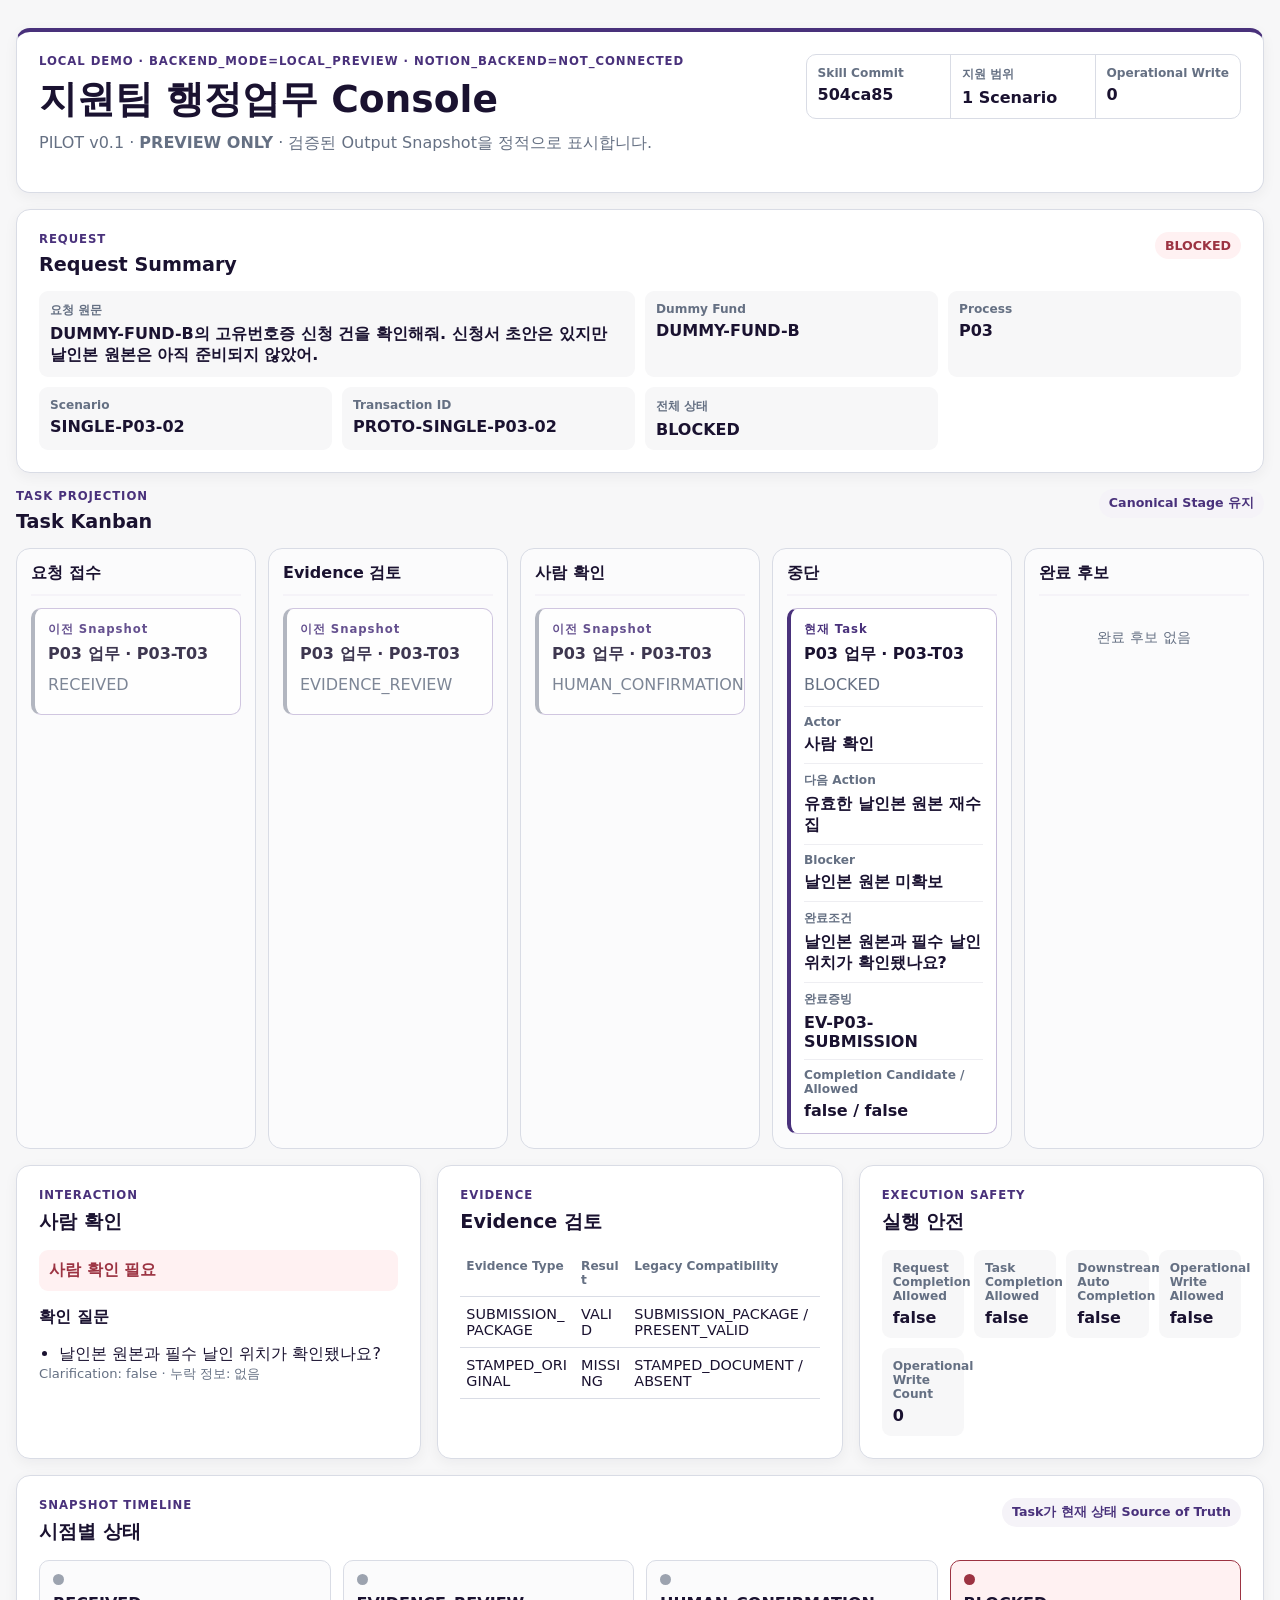
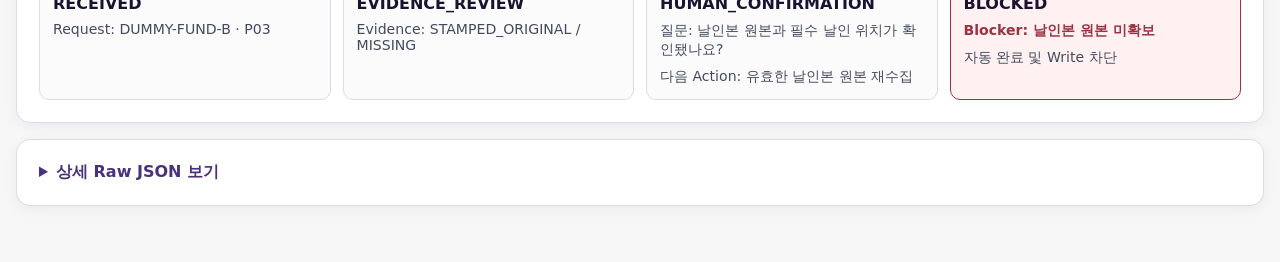
<file: plugins/vc-support-admin/reports/console-pilot/request-task-console-v0.1.html>
<!doctype html>
<html lang="ko">
  <head>
    <meta charset="utf-8">
    <meta name="viewport" content="width=device-width, initial-scale=1">
    <title>지원팀 행정업무 Console — PILOT v0.1</title>
    <style>
      :root { --ink:#1a1230; --sub:#657083; --line:#d9dce5; --bg:#f7f7f8; --card:#fff; --brand:#49317b; --brand-soft:#f5f3f8; --danger:#9c3342; --danger-soft:#fff1f2; font-family:"Pretendard",-apple-system,BlinkMacSystemFont,"Apple SD Gothic Neo","Malgun Gothic",system-ui,sans-serif; color:var(--ink); background:var(--bg); }
      * { box-sizing:border-box; } body { margin:0; } main { width:min(1420px,calc(100% - 32px)); margin:28px auto 56px; } .card,.column { background:var(--card); border:1px solid var(--line); border-radius:14px; box-shadow:0 4px 14px rgba(26,18,48,.05); } .card { padding:22px; margin-bottom:16px; } .header { display:flex; justify-content:space-between; gap:24px; align-items:flex-start; border-top:4px solid var(--brand); } h1,h2,h3,h4,p { margin-top:0; } h1 { font-size:clamp(1.65rem,3vw,2.35rem); margin-bottom:8px; } h2 { font-size:1.2rem; margin-bottom:0; } h3 { font-size:1rem; } h4 { font-size:1rem; margin:4px 0 10px; } .eyebrow { color:var(--brand); font-size:.73rem; letter-spacing:.08em; font-weight:800; margin-bottom:7px; } .sub,.muted { color:var(--sub); } .header-facts,.facts,.task-facts { display:grid; margin:0; } .header-facts { grid-template-columns:repeat(3,minmax(105px,1fr)); border:1px solid var(--line); border-radius:10px; overflow:hidden; min-width:360px; } .header-facts div { padding:11px; border-right:1px solid var(--line); } .header-facts div:last-child { border:0; } dt { color:var(--sub); font-size:.76rem; font-weight:700; } dd { margin:5px 0 0; font-weight:700; overflow-wrap:anywhere; } .section-head { display:flex; justify-content:space-between; gap:14px; align-items:flex-start; margin-bottom:15px; } .badge { border-radius:999px; padding:6px 10px; background:var(--brand-soft); color:var(--brand); font-weight:800; font-size:.79rem; white-space:nowrap; } .blocked { color:var(--danger); background:var(--danger-soft); } .facts { grid-template-columns:repeat(4,minmax(0,1fr)); gap:10px; } .facts div { background:var(--bg); padding:11px; border-radius:9px; } .facts .wide { grid-column:span 2; } .kanban { display:grid; grid-template-columns:repeat(5,minmax(190px,1fr)); gap:12px; overflow-x:auto; } .column { min-height:190px; padding:14px; background:#fbfbfc; box-shadow:none; } .column h3 { margin-bottom:12px; padding-bottom:10px; border-bottom:2px solid var(--brand-soft); } .task { border:1px solid #c8bddb; border-left:4px solid var(--brand); border-radius:10px; padding:13px; background:#fff; } .task.history { border-left-color:#a5a9b5; opacity:.84; } .task p { margin-bottom:7px; } .task-facts { gap:8px; margin-top:12px; } .task-facts div { border-top:1px solid #eeeef2; padding-top:8px; } .empty { color:var(--sub); text-align:center; margin-top:32px; font-size:.9rem; } .grid { display:grid; grid-template-columns:repeat(3,minmax(0,1fr)); gap:16px; } .callout { padding:10px; border-radius:9px; background:var(--danger-soft); color:var(--danger); font-weight:800; } table { width:100%; border-collapse:collapse; font-size:.9rem; } th,td { text-align:left; padding:9px 6px; vertical-align:top; border-bottom:1px solid var(--line); overflow-wrap:anywhere; } th { color:var(--sub); font-size:.76rem; } ul { padding-left:20px; margin-bottom:0; } .timeline { display:grid; grid-template-columns:repeat(4,minmax(180px,1fr)); gap:12px; padding:0; margin:0; list-style:none; } .timeline li { border:1px solid var(--line); border-radius:10px; padding:13px; background:#fbfbfc; } .timeline li::before { content:""; display:block; width:11px; height:11px; background:#9ca3af; border-radius:50%; margin-bottom:9px; } .timeline li.current { background:var(--danger-soft); border-color:var(--danger); } .timeline li.current::before { background:var(--danger); } .timeline p { margin:8px 0 0; color:#424b5d; font-size:.88rem; } .blocker { color:var(--danger)!important; font-weight:700; } details summary { cursor:pointer; color:var(--brand); font-weight:800; } pre { max-height:430px; overflow:auto; margin:14px 0 0; padding:15px; border-radius:9px; background:#1a1230; color:#f4f1fb; font:.77rem/1.45 ui-monospace,SFMono-Regular,Consolas,monospace; white-space:pre-wrap; } .footnote { font-size:.82rem; color:var(--sub); }
      @media (max-width:950px) { .header { display:block; }.header-facts { margin-top:18px; min-width:0; }.grid { grid-template-columns:1fr; }.timeline { grid-template-columns:repeat(2,minmax(0,1fr)); } }
      @media (max-width:640px) { main { width:min(100% - 20px,1420px); margin-top:10px; }.card { padding:16px; }.header-facts,.facts,.timeline { grid-template-columns:1fr; }.facts .wide { grid-column:auto; } }
    </style>
  </head>
  <body>
    <main>
      <header class="card header">
        <div><p class="eyebrow">LOCAL DEMO · BACKEND_MODE=LOCAL_PREVIEW · NOTION_BACKEND=NOT_CONNECTED</p><h1>지원팀 행정업무 Console</h1><p class="sub">PILOT v0.1 · <strong>PREVIEW ONLY</strong> · 검증된 Output Snapshot을 정적으로 표시합니다.</p></div>
        <dl class="header-facts"><div><dt>Skill Commit</dt><dd>504ca85</dd></div><div><dt>지원 범위</dt><dd>1 Scenario</dd></div><div><dt>Operational Write</dt><dd>0</dd></div></dl>
      </header>

      <section class="card"><div class="section-head"><div><p class="eyebrow">REQUEST</p><h2>Request Summary</h2></div><span class="badge blocked">BLOCKED</span></div>
        <dl class="facts"><div class="wide"><dt>요청 원문</dt><dd>DUMMY-FUND-B의 고유번호증 신청 건을 확인해줘. 신청서 초안은 있지만 날인본 원본은 아직 준비되지 않았어.</dd></div><div><dt>Dummy Fund</dt><dd>DUMMY-FUND-B</dd></div><div><dt>Process</dt><dd>P03</dd></div><div><dt>Scenario</dt><dd>SINGLE-P03-02</dd></div><div><dt>Transaction ID</dt><dd>PROTO-SINGLE-P03-02</dd></div><div><dt>전체 상태</dt><dd>BLOCKED</dd></div></dl>
      </section>

      <section><div class="section-head"><div><p class="eyebrow">TASK PROJECTION</p><h2>Task Kanban</h2></div><span class="badge">Canonical Stage 유지</span></div>
        <div class="kanban">
          <section class="column"><h3>요청 접수</h3><article class="task history"><p class="eyebrow">이전 Snapshot</p><h4>P03 업무 · P03-T03</h4><p class="muted">RECEIVED</p></article></section>
          <section class="column"><h3>Evidence 검토</h3><article class="task history"><p class="eyebrow">이전 Snapshot</p><h4>P03 업무 · P03-T03</h4><p class="muted">EVIDENCE_REVIEW</p></article></section>
          <section class="column"><h3>사람 확인</h3><article class="task history"><p class="eyebrow">이전 Snapshot</p><h4>P03 업무 · P03-T03</h4><p class="muted">HUMAN_CONFIRMATION</p></article></section>
          <section class="column"><h3>중단</h3><article class="task"><p class="eyebrow">현재 Task</p><h4>P03 업무 · P03-T03</h4><p class="muted">BLOCKED</p><dl class="task-facts"><div><dt>Actor</dt><dd>사람 확인</dd></div><div><dt>다음 Action</dt><dd>유효한 날인본 원본 재수집</dd></div><div><dt>Blocker</dt><dd>날인본 원본 미확보</dd></div><div><dt>완료조건</dt><dd>날인본 원본과 필수 날인 위치가 확인됐나요?</dd></div><div><dt>완료증빙</dt><dd>EV-P03-SUBMISSION</dd></div><div><dt>Completion Candidate / Allowed</dt><dd>false / false</dd></div></dl></article></section>
          <section class="column"><h3>완료 후보</h3><p class="empty">완료 후보 없음</p></section>
        </div>
      </section>

      <section class="grid" style="margin-top:16px">
        <section class="card"><div class="section-head"><div><p class="eyebrow">INTERACTION</p><h2>사람 확인</h2></div></div><p class="callout">사람 확인 필요</p><h3>확인 질문</h3><ul><li>날인본 원본과 필수 날인 위치가 확인됐나요?</li></ul><p class="footnote">Clarification: false · 누락 정보: 없음</p></section>
        <section class="card"><div class="section-head"><div><p class="eyebrow">EVIDENCE</p><h2>Evidence 검토</h2></div></div><table><thead><tr><th>Evidence Type</th><th>Result</th><th>Legacy Compatibility</th></tr></thead><tbody><tr><td>SUBMISSION_PACKAGE</td><td>VALID</td><td>SUBMISSION_PACKAGE / PRESENT_VALID</td></tr><tr><td>STAMPED_ORIGINAL</td><td>MISSING</td><td>STAMPED_DOCUMENT / ABSENT</td></tr></tbody></table></section>
        <section class="card"><div class="section-head"><div><p class="eyebrow">EXECUTION SAFETY</p><h2>실행 안전</h2></div></div><dl class="facts"><div><dt>Request Completion Allowed</dt><dd>false</dd></div><div><dt>Task Completion Allowed</dt><dd>false</dd></div><div><dt>Downstream Auto Completion</dt><dd>false</dd></div><div><dt>Operational Write Allowed</dt><dd>false</dd></div><div><dt>Operational Write Count</dt><dd>0</dd></div></dl></section>
      </section>

      <section class="card"><div class="section-head"><div><p class="eyebrow">SNAPSHOT TIMELINE</p><h2>시점별 상태</h2></div><span class="badge">Task가 현재 상태 Source of Truth</span></div><ol class="timeline"><li><strong>RECEIVED</strong><p>Request: DUMMY-FUND-B · P03</p></li><li><strong>EVIDENCE_REVIEW</strong><p>Evidence: STAMPED_ORIGINAL / MISSING</p></li><li><strong>HUMAN_CONFIRMATION</strong><p>질문: 날인본 원본과 필수 날인 위치가 확인됐나요?</p><p>다음 Action: 유효한 날인본 원본 재수집</p></li><li class="current"><strong>BLOCKED</strong><p class="blocker">Blocker: 날인본 원본 미확보</p><p>자동 완료 및 Write 차단</p></li></ol></section>

      <details class="card"><summary>상세 Raw JSON 보기</summary><pre>{
  "scenario_id": "SINGLE-P03-02",
  "transaction_id": "PROTO-SINGLE-P03-02",
  "request": { "dummy_fund_id": "DUMMY-FUND-B", "process_ids": ["P03"], "overall_status": "BLOCKED", "preview_only": true },
  "tasks": [{ "operational_task_id": "P03-T03", "stage": "BLOCKED", "actor": "사람 확인", "next_action": "유효한 날인본 원본 재수집", "blocker": "날인본 원본 미확보", "completion_candidate": false, "completion_allowed": false }],
  "interaction": { "clarification_required": false, "human_confirmation_required": true, "questions": ["날인본 원본과 필수 날인 위치가 확인됐나요?"] },
  "execution": { "request_completion_allowed": false, "downstream_auto_completion": false, "operational_write_allowed": false, "operational_write_count": 0 },
  "snapshot_timeline": ["RECEIVED", "EVIDENCE_REVIEW", "HUMAN_CONFIRMATION", "BLOCKED"]
}</pre></details>
    </main>
  </body>
</html>
</file>
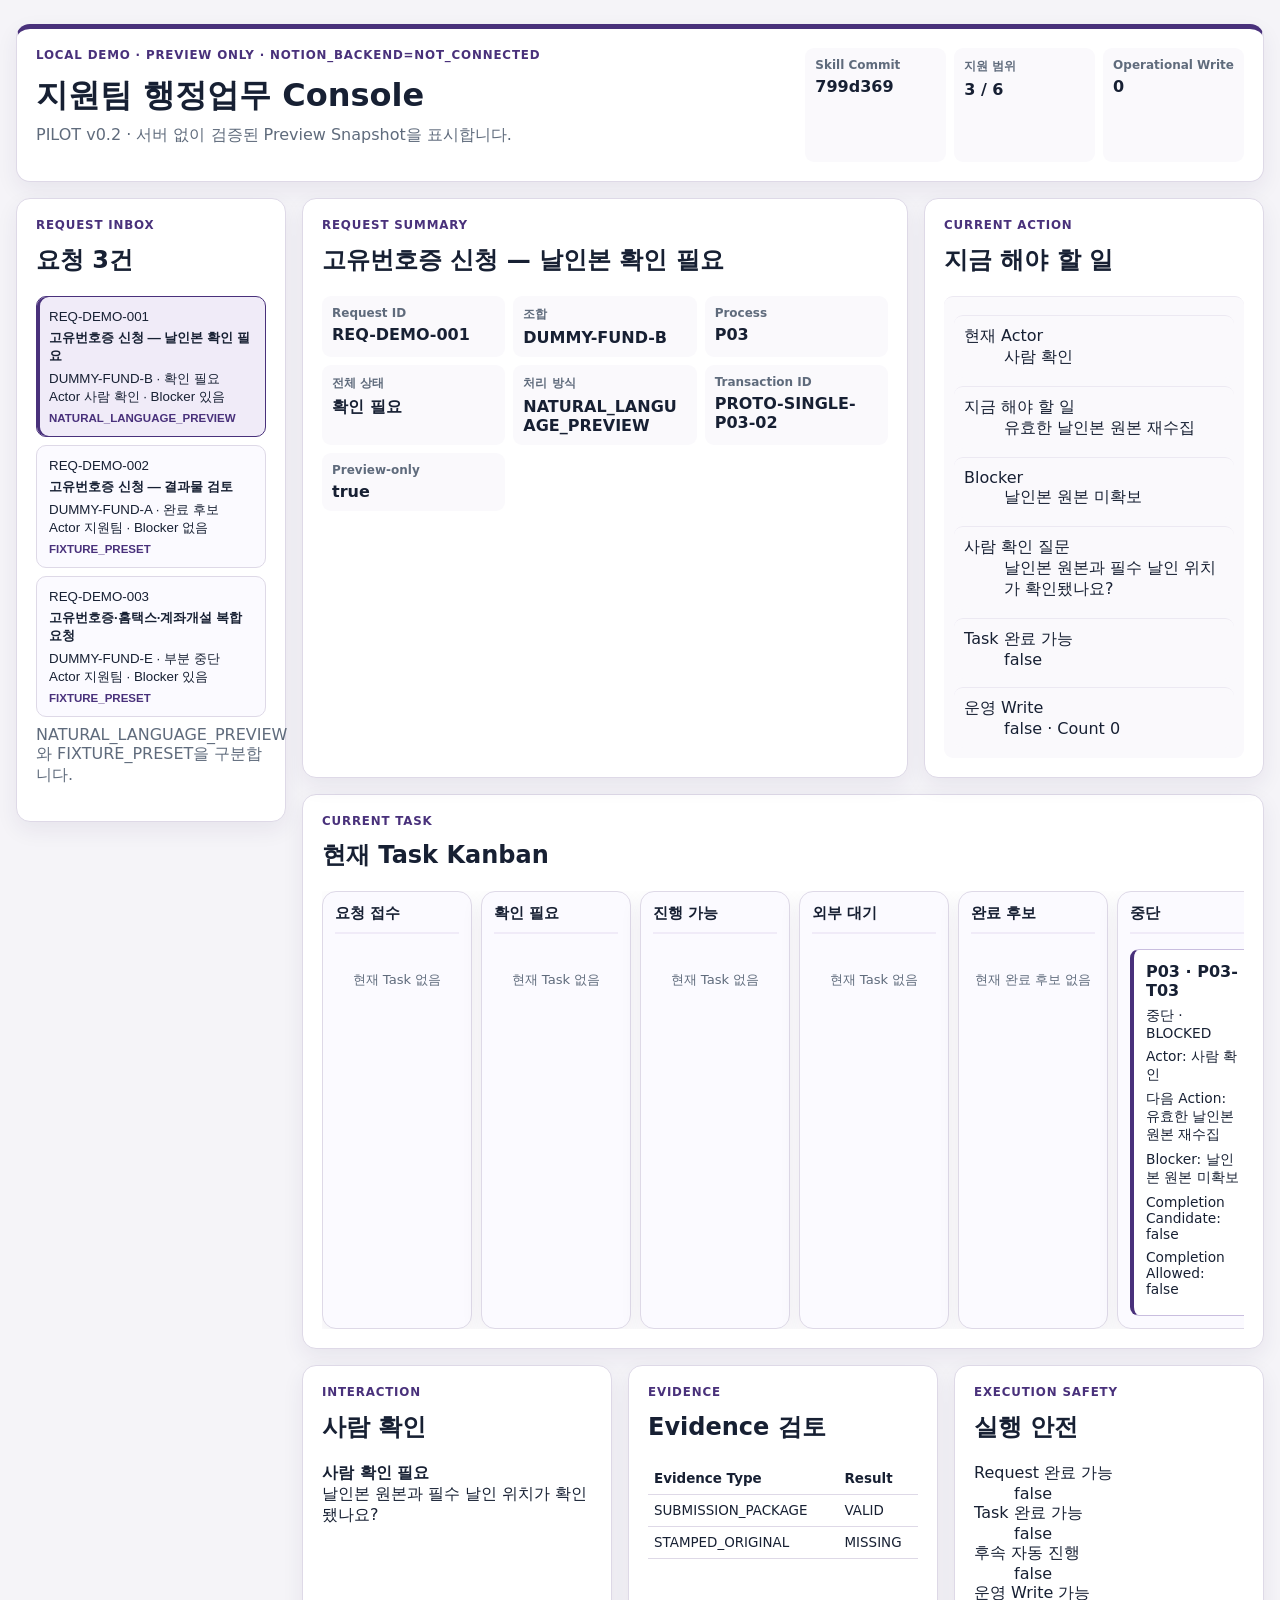
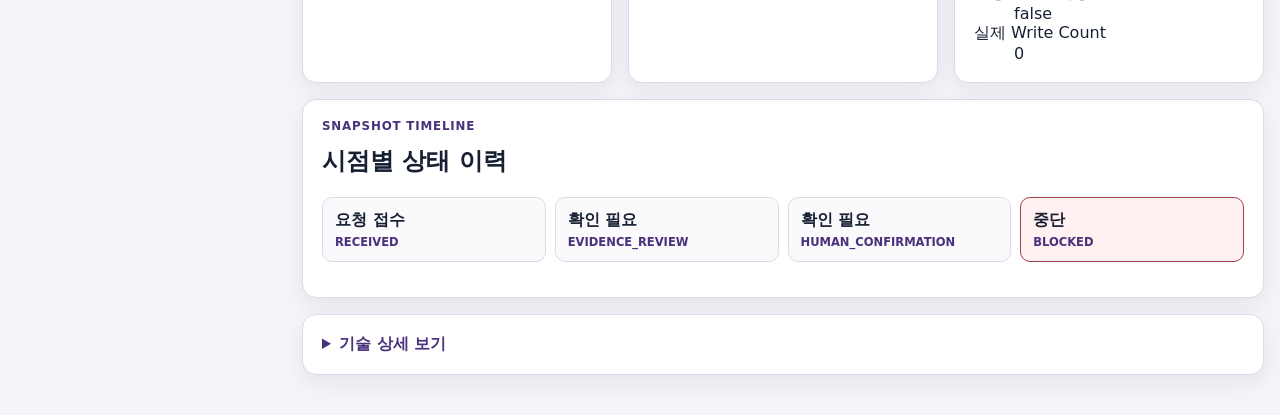
<file: plugins/vc-support-admin/reports/console-pilot/request-task-console-v0.2.html>
<!doctype html>
<html lang="ko">
<head>
  <meta charset="utf-8">
  <meta name="viewport" content="width=device-width, initial-scale=1">
  <title>지원팀 행정업무 Console · PILOT v0.2 · 정적 데모</title>
  <style>
    :root{--ink:#172033;--muted:#5f6b7c;--line:#ded9e7;--purple:#49317b;--soft:#f0ebf8;--danger:#a13e50;--danger-soft:#fff0f2;font-family:system-ui,"Segoe UI",sans-serif;color:var(--ink);background:#f5f4f8}*{box-sizing:border-box}body{margin:0}.shell{max-width:1480px;margin:24px auto;padding:0 16px}.card,.column{background:#fff;border:1px solid var(--line);border-radius:14px;box-shadow:0 8px 22px #2d1c5012}.card{padding:19px;margin-bottom:16px}.header{display:flex;justify-content:space-between;gap:24px;border-top:5px solid var(--purple)}h1,h2,h3,p{margin-top:0}h1{margin-bottom:7px}.eyebrow,.id{font-size:.74rem;font-weight:800;color:var(--purple);letter-spacing:.07em}.muted{color:var(--muted)}.facts{display:grid;grid-template-columns:repeat(3,minmax(100px,1fr));gap:8px;margin:0}.facts div,.action div{padding:10px;background:#faf9fc;border-radius:9px}.facts dt,.action span{font-size:.75rem;font-weight:800;color:var(--muted)}.facts dd{margin:5px 0 0;font-weight:700;overflow-wrap:anywhere}.workspace{display:grid;grid-template-columns:270px minmax(0,1fr);gap:16px}.inbox{height:max-content}.inbox button{display:grid;width:100%;margin:8px 0;padding:12px;border:1px solid var(--line);border-radius:10px;background:#fbfaff;color:var(--ink);text-align:left;cursor:pointer}.inbox button.selected{border-color:var(--purple);background:var(--soft);box-shadow:inset 3px 0 var(--purple)}.inbox strong{margin:5px 0}.meta{font-size:.78rem;color:var(--muted)}.mode{margin-top:6px;font-size:.72rem;color:var(--purple);font-weight:800}.top{display:grid;grid-template-columns:minmax(0,1fr) 340px;gap:16px}.badge{display:inline-block;border-radius:99px;padding:5px 9px;background:var(--soft);color:var(--purple);font-size:.76rem;font-weight:800}.blocked{background:var(--danger-soft);color:var(--danger)}.action div{margin-top:8px;border-top:1px solid #ece9f2}.action strong{display:block;margin-top:4px;overflow-wrap:anywhere}.board{display:grid;grid-template-columns:repeat(6,minmax(150px,1fr));gap:9px;overflow:auto}.column{min-height:185px;padding:12px;background:#fbfaff}.column h3{padding-bottom:9px;border-bottom:2px solid var(--soft);font-size:.94rem}.empty{margin-top:37px;color:var(--muted);font-size:.82rem;text-align:center}.task{margin-top:11px;padding:12px;border:1px solid #c9bedf;border-left:4px solid var(--purple);border-radius:9px;background:#fff}.task p{margin:.42rem 0;font-size:.86rem;overflow-wrap:anywhere}.detail{display:grid;grid-template-columns:repeat(3,minmax(0,1fr));gap:16px}.timeline{display:grid;grid-template-columns:repeat(auto-fit,minmax(160px,1fr));gap:9px;padding:0;list-style:none}.timeline li{padding:12px;border:1px solid var(--line);border-radius:10px;background:#faf9fc}.timeline li.current{background:var(--danger-soft);border-color:var(--danger)}.canonical{display:block;margin-top:4px;color:var(--purple);font-size:.72rem;font-weight:800}table{width:100%;border-collapse:collapse;font-size:.84rem}td,th{padding:8px 6px;border-bottom:1px solid var(--line);text-align:left;overflow-wrap:anywhere}details summary{cursor:pointer;color:var(--purple);font-weight:800}pre{overflow:auto;max-height:330px;padding:13px;background:#1d1530;color:#f1edfa;border-radius:9px;font-size:.73rem}@media(max-width:1050px){.top,.detail{grid-template-columns:1fr}.workspace{grid-template-columns:1fr}.inbox{display:grid;grid-template-columns:repeat(3,1fr);gap:8px}.inbox button{margin:0}}@media(max-width:700px){.header,.workspace{display:block}.inbox{display:grid;grid-template-columns:1fr}.facts{grid-template-columns:1fr}.shell{padding:0 10px;margin-top:10px}}
  </style>
</head>
<body>
  <main class="shell">
    <header class="card header"><div><p class="eyebrow">LOCAL DEMO · PREVIEW ONLY · NOTION_BACKEND=NOT_CONNECTED</p><h1>지원팀 행정업무 Console</h1><p class="muted">PILOT v0.2 · 서버 없이 검증된 Preview Snapshot을 표시합니다.</p></div><dl class="facts"><div><dt>Skill Commit</dt><dd>799d369</dd></div><div><dt>지원 범위</dt><dd>3 / 6</dd></div><div><dt>Operational Write</dt><dd>0</dd></div></dl></header>
    <div class="workspace">
      <aside class="card inbox"><p class="eyebrow">REQUEST INBOX</p><h2>요청 3건</h2><div id="inbox"></div><p class="muted">NATURAL_LANGUAGE_PREVIEW와 FIXTURE_PRESET을 구분합니다.</p></aside>
      <div>
        <div class="top"><section class="card"><p class="eyebrow">REQUEST SUMMARY</p><h2 id="title">-</h2><dl id="summary" class="facts"></dl></section><aside class="card action"><p class="eyebrow">CURRENT ACTION</p><h2>지금 해야 할 일</h2><div id="action"></div></aside></div>
        <section class="card"><p class="eyebrow">CURRENT TASK</p><h2>현재 Task Kanban</h2><div id="board" class="board"></div><div id="composite"></div></section>
        <div class="detail"><section class="card"><p class="eyebrow">INTERACTION</p><h2>사람 확인</h2><div id="interaction"></div></section><section class="card"><p class="eyebrow">EVIDENCE</p><h2>Evidence 검토</h2><div id="evidence"></div></section><section class="card"><p class="eyebrow">EXECUTION SAFETY</p><h2>실행 안전</h2><div id="execution"></div></section></div>
        <section class="card"><p class="eyebrow">SNAPSHOT TIMELINE</p><h2>시점별 상태 이력</h2><ol id="timeline" class="timeline"></ol></section>
        <details class="card"><summary>기술 상세 보기</summary><pre id="raw"></pre></details>
      </div>
    </div>
  </main>
  <script>
  const data={
    "REQ-DEMO-001":{id:"REQ-DEMO-001",title:"고유번호증 신청 — 날인본 확인 필요",fund:"DUMMY-FUND-B",process:"P03",status:"확인 필요",mode:"NATURAL_LANGUAGE_PREVIEW",text:"DUMMY-FUND-B의 고유번호증 신청 건을 확인해줘. 신청서 초안은 있지만 날인본 원본은 아직 준비되지 않았어.",transaction:"PROTO-SINGLE-P03-02",task:{id:"P03-T03",stage:"BLOCKED",actor:"사람 확인",next:"유효한 날인본 원본 재수집",blocker:"날인본 원본 미확보",candidate:false,allowed:false},question:"날인본 원본과 필수 날인 위치가 확인됐나요?",evidence:[["SUBMISSION_PACKAGE","VALID"],["STAMPED_ORIGINAL","MISSING"]],timeline:["RECEIVED","EVIDENCE_REVIEW","HUMAN_CONFIRMATION","BLOCKED"]},
    "REQ-DEMO-002":{id:"REQ-DEMO-002",title:"고유번호증 신청 — 결과물 검토",fund:"DUMMY-FUND-A",process:"P03",status:"완료 후보",mode:"FIXTURE_PRESET",text:"고유번호증 신청 — 결과물 검토",transaction:"PROTO-SINGLE-P03-01",task:{id:"P03-T06",stage:"COMPLETION_CANDIDATE",actor:"지원팀",next:"저장·전달 Evidence 확인",blocker:"",candidate:true,allowed:false},question:"",evidence:[["SUBMISSION_PACKAGE","VALID"],["RECEIPT","VALID"],["RESULT_DOCUMENT","VALID"]],timeline:["RECEIVED","EVIDENCE_REVIEW","COMPLETION_CANDIDATE"]},
    "REQ-DEMO-003":{id:"REQ-DEMO-003",title:"고유번호증·홈택스·계좌개설 복합 요청",fund:"DUMMY-FUND-E",process:"P03 · P04 · P07",status:"부분 중단",mode:"FIXTURE_PRESET",text:"고유번호증·홈택스·계좌개설 복합 요청",transaction:"PROTO-COMPOSITE-01",task:{id:"P07-T01",stage:"BLOCKED",actor:"지원팀",next:"계좌개설 제출서류 수집",blocker:"P07 제출서류 미확보",candidate:false,allowed:false},question:"",evidence:[["RESULT_DOCUMENT","VALID"],["REQUEST_INFO","VALID"],["SUBMISSION_PACKAGE","MISSING"]],timeline:["RECEIVED","EVIDENCE_REVIEW","RESULT_REVIEW","NEXT_PROCESS","BLOCKED"],processSummary:["P03 · P03-T05 · 보존 · RESULT_REVIEW","P04 · P04-T01 · 보존 · NEXT_PROCESS","P07 · P07-T01 · 중단 · BLOCKED"]}
  };
  const labels={RECEIVED:"요청 접수",INFORMATION_CHECK:"확인 필요",EVIDENCE_REVIEW:"확인 필요",HUMAN_CONFIRMATION:"확인 필요",EXTERNAL_WAIT:"외부 대기",RESULT_REVIEW:"진행 가능",NEXT_PROCESS:"진행 가능",COMPLETION_CANDIDATE:"완료 후보",BLOCKED:"중단"};
  const columns=[["RECEIVED","요청 접수"],["CHECK","확인 필요"],["ACTIVE","진행 가능"],["EXTERNAL_WAIT","외부 대기"],["COMPLETION_CANDIDATE","완료 후보"],["BLOCKED","중단"]];
  const $=s=>document.querySelector(s); const el=(t,x)=>{const n=document.createElement(t);if(x!==undefined)n.textContent=x;return n};
  const target=s=>["INFORMATION_CHECK","EVIDENCE_REVIEW","HUMAN_CONFIRMATION"].includes(s)?"CHECK":["RESULT_REVIEW","NEXT_PROCESS"].includes(s)?"ACTIVE":s;
  function facts(targetNode,rows){targetNode.replaceChildren();rows.forEach(([k,v])=>{const d=el("div"),dt=el("dt",k),dd=el("dd",v||"-");d.append(dt,dd);targetNode.append(d)})}
  function render(id){const x=data[id];$("#title").textContent=x.title;facts($("#summary"),[["Request ID",x.id],["조합",x.fund],["Process",x.process],["전체 상태",x.status],["처리 방식",x.mode],["Transaction ID",x.transaction],["Preview-only","true"]]);facts($("#action"),[["현재 Actor",x.task.actor],["지금 해야 할 일",x.task.next],["Blocker",x.task.blocker||"없음"],["사람 확인 질문",x.question||"없음"],["Task 완료 가능",String(x.task.allowed)],["운영 Write","false · Count 0"]]);const b=$("#board");b.replaceChildren();columns.forEach(([key,label])=>{const c=el("section");c.className="column";c.append(el("h3",label));if(target(x.task.stage)===key){const card=el("article");card.className="task";card.append(el("strong",`${x.process} · ${x.task.id}`),el("p",`${labels[x.task.stage]} · ${x.task.stage}`),el("p",`Actor: ${x.task.actor}`),el("p",`다음 Action: ${x.task.next}`),el("p",`Blocker: ${x.task.blocker||"없음"}`),el("p",`Completion Candidate: ${x.task.candidate}`),el("p",`Completion Allowed: ${x.task.allowed}`));c.append(card)}else{const empty=el("p",key==="COMPLETION_CANDIDATE"?"현재 완료 후보 없음":"현재 Task 없음");empty.className="empty";c.append(empty)}b.append(c)});const comp=$("#composite");comp.replaceChildren();if(x.processSummary){comp.append(el("h3","복합 Process 상태"),el("p","P03·P04 결과는 보존하고 P07만 제출서류 미확보로 중단됩니다."));x.processSummary.forEach(v=>comp.append(el("p",v)))}const inter=$("#interaction");inter.replaceChildren();inter.append(el("strong",x.question?"사람 확인 필요":"사람 확인 없음"),el("p",x.question||"현재 사람 확인 질문 없음"));const e=$("#evidence");e.replaceChildren();const table=el("table"),head=el("thead"),r=el("tr");["Evidence Type","Result"].forEach(v=>r.append(el("th",v)));head.append(r);const body=el("tbody");x.evidence.forEach(([a,b])=>{const rr=el("tr");rr.append(el("td",a),el("td",b));body.append(rr)});table.append(head,body);e.append(table);facts($("#execution"),[["Request 완료 가능","false"],["Task 완료 가능",String(x.task.allowed)],["후속 자동 진행","false"],["운영 Write 가능","false"],["실제 Write Count","0"]]);const time=$("#timeline");time.replaceChildren();x.timeline.forEach(s=>{const li=el("li");if(s===x.task.stage)li.className="current";li.append(el("strong",labels[s]),el("span",s));li.lastChild.className="canonical";time.append(li)});$("#raw").textContent=JSON.stringify(x,null,2);document.querySelectorAll(".inbox button").forEach(b=>b.classList.toggle("selected",b.dataset.id===id));}
  const inbox=$("#inbox");Object.values(data).forEach(x=>{const b=el("button");b.dataset.id=x.id;b.append(el("span",x.id),el("strong",x.title),el("span",`${x.fund} · ${x.status}`),el("span",`Actor ${x.task.actor} · Blocker ${x.task.blocker?"있음":"없음"}`),el("span",x.mode));b.lastChild.className="mode";b.addEventListener("click",()=>render(x.id));inbox.append(b)});render("REQ-DEMO-001");
  </script>
</body>
</html>
</file>
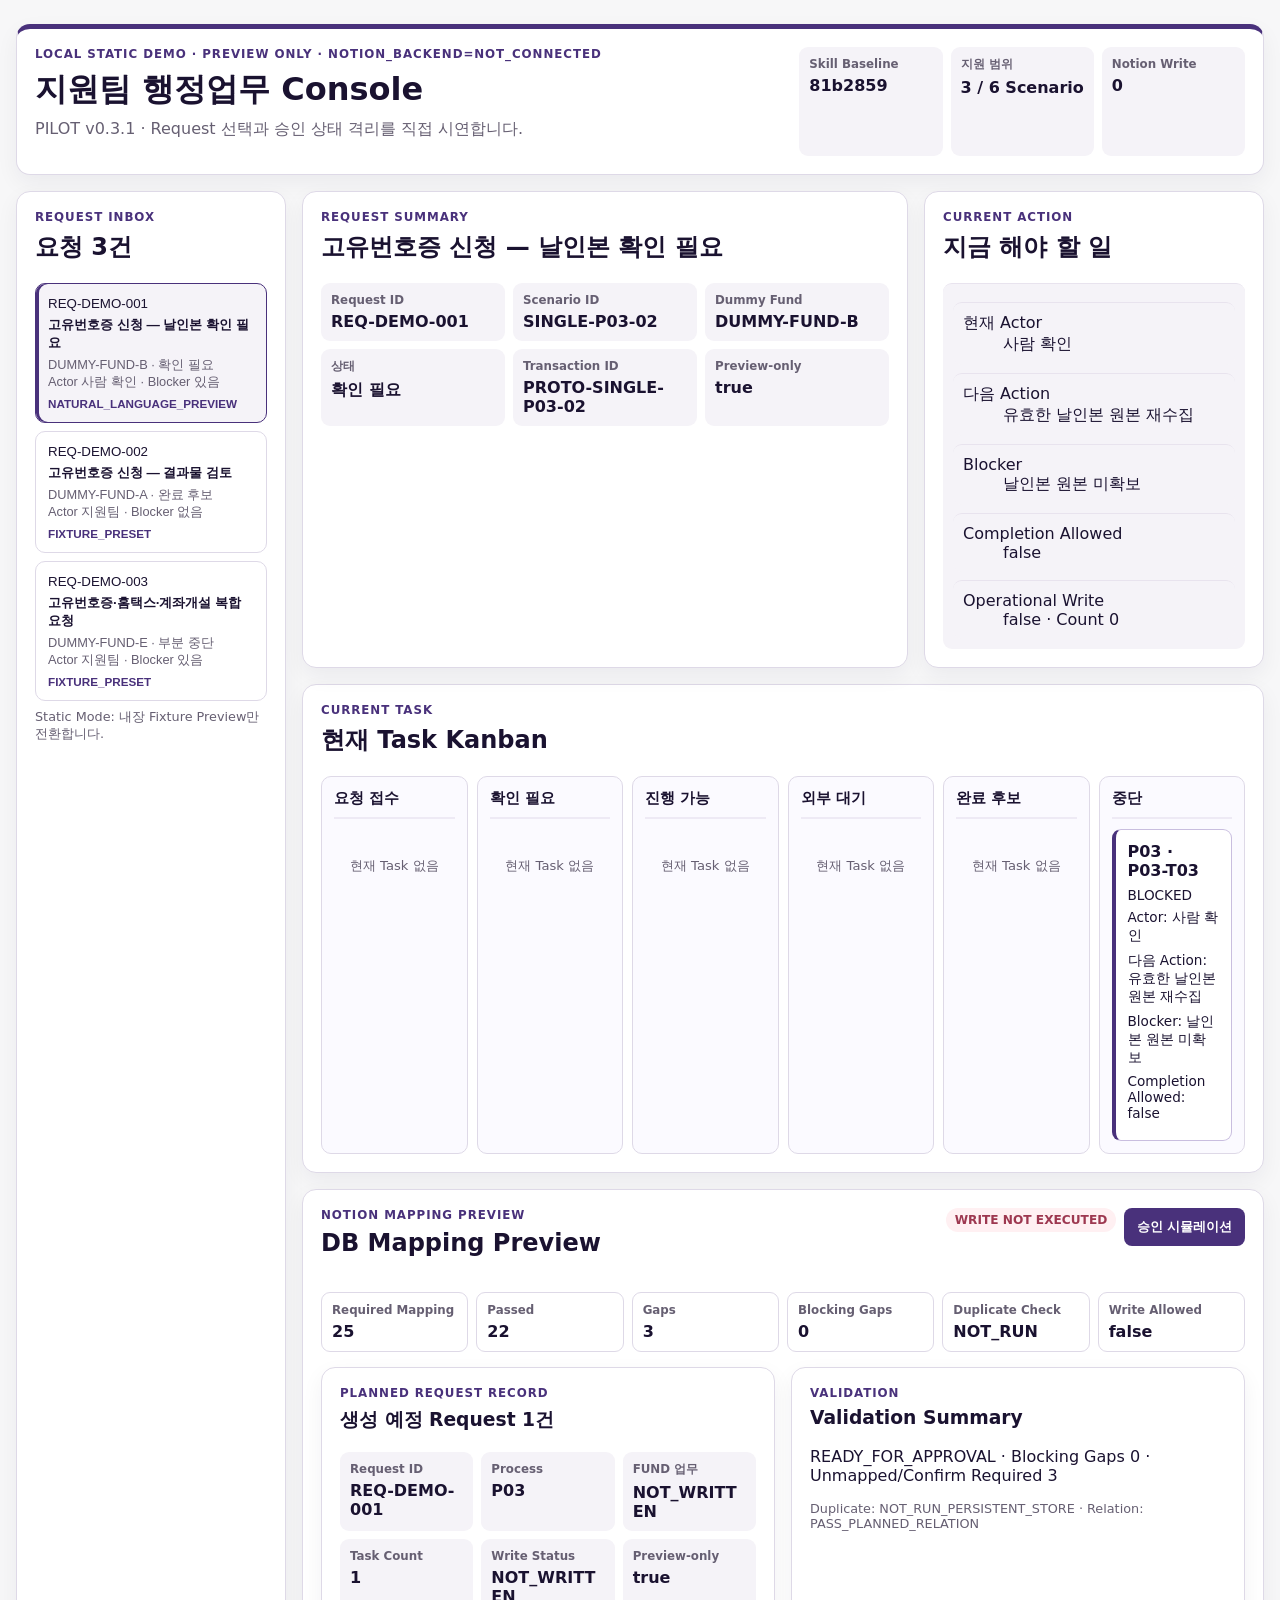
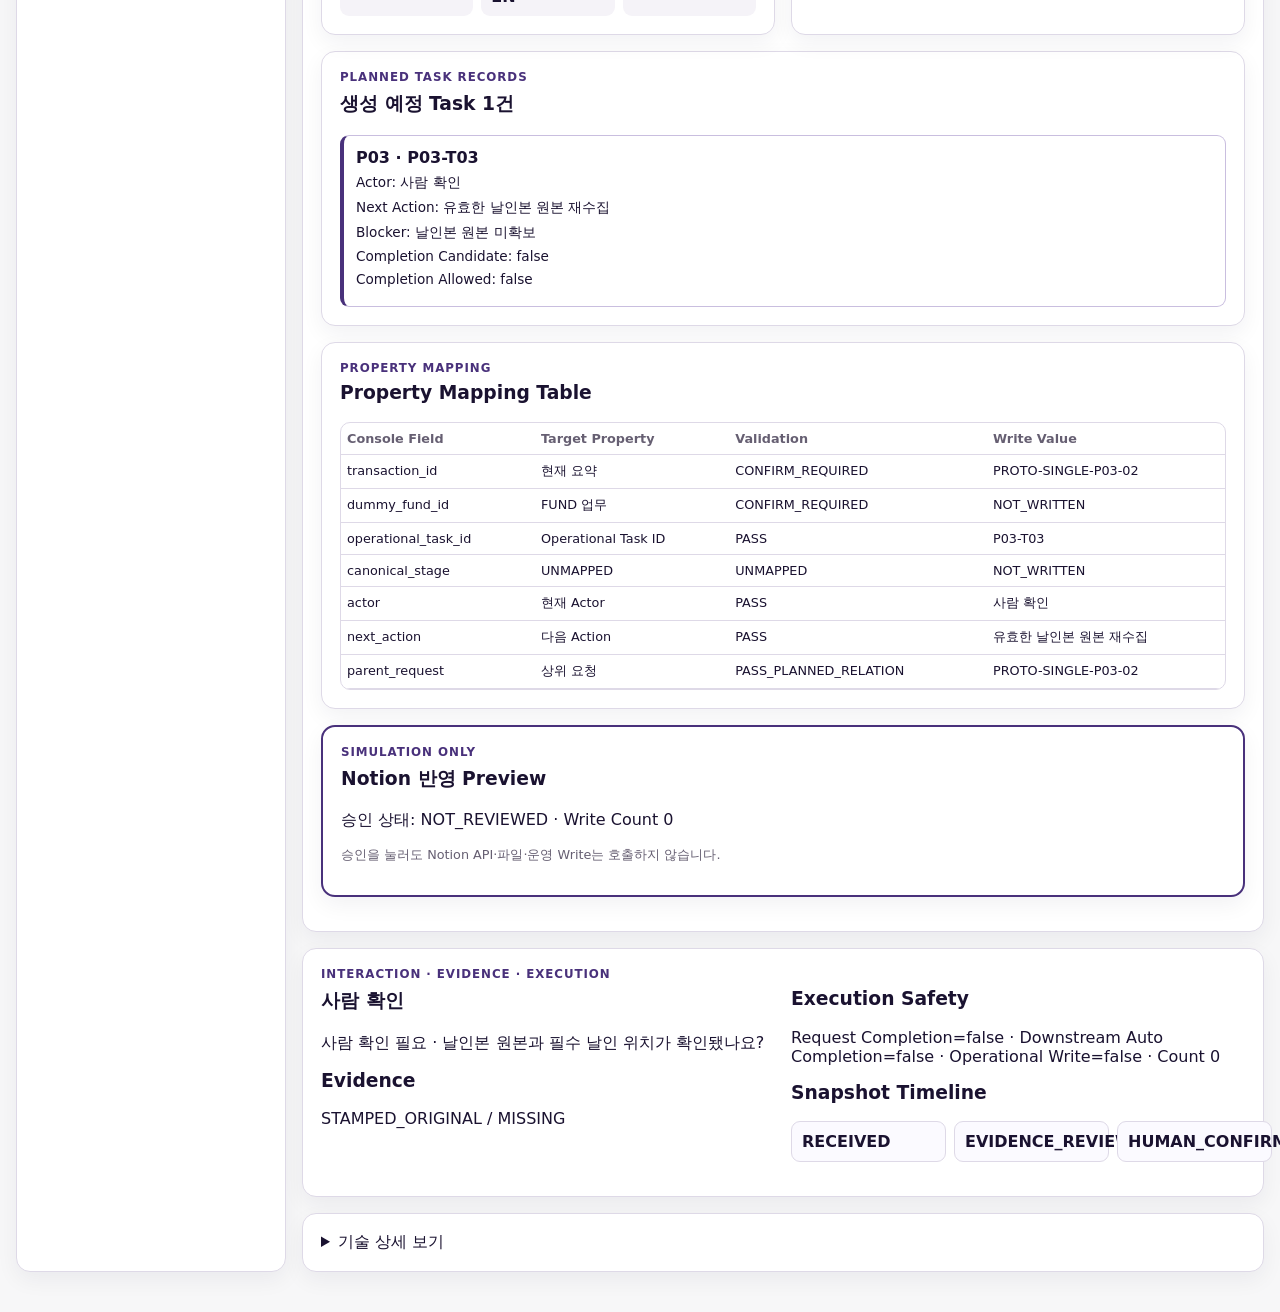
<file: plugins/vc-support-admin/reports/console-pilot/request-task-console-v0.3.1.html>
<!doctype html>
<html lang="ko">
<head>
  <meta charset="utf-8">
  <meta name="viewport" content="width=device-width, initial-scale=1">
  <title>지원팀 행정업무 Console · PILOT v0.3.1</title>
  <style>
    :root{--ink:#1a1230;--muted:#665f72;--line:#ded9e7;--purple:#49317b;--soft:#f5f3f8;--danger:#9d3850;font-family:"Pretendard",-apple-system,BlinkMacSystemFont,"Apple SD Gothic Neo","Malgun Gothic",system-ui,sans-serif;color:var(--ink);background:#f7f7f8}*{box-sizing:border-box}body{margin:0}.shell{max-width:1480px;margin:24px auto;padding:0 16px}.card{background:#fff;border:1px solid var(--line);border-radius:14px;padding:18px;margin-bottom:16px;box-shadow:0 8px 22px #1a12300e}.header{border-top:5px solid var(--purple);display:flex;justify-content:space-between;gap:18px}.eyebrow{margin:0 0 7px;color:var(--purple);font-weight:800;font-size:.74rem;letter-spacing:.08em}.muted{color:var(--muted)}h1,h2,h3,h4,p{margin-top:0}h1{margin-bottom:7px}.facts{display:grid;grid-template-columns:repeat(3,minmax(115px,1fr));gap:8px;margin:0}.facts div,.action div,.stat{padding:10px;background:var(--soft);border-radius:9px}.facts dt,.action span,.stat span{display:block;color:var(--muted);font-weight:800;font-size:.74rem}.facts dd{margin:5px 0 0;font-weight:700;overflow-wrap:anywhere}.workspace{display:grid;grid-template-columns:270px minmax(0,1fr);gap:16px}.inbox button{display:grid;width:100%;margin:8px 0;padding:12px;border:1px solid var(--line);border-radius:10px;background:#fff;text-align:left;color:var(--ink);cursor:pointer}.inbox button.selected{border-color:var(--purple);background:#f5f3f8;box-shadow:inset 3px 0 var(--purple)}.inbox strong{margin:5px 0}.small{font-size:.8rem;color:var(--muted)}.mode{margin-top:6px;color:var(--purple);font-size:.73rem;font-weight:800}.top,.split{display:grid;grid-template-columns:minmax(0,1fr) 340px;gap:16px}.badge{display:inline-block;padding:5px 9px;border-radius:99px;background:#eeeaf5;color:var(--purple);font-size:.76rem;font-weight:800}.badge.danger{background:#fff0f2;color:var(--danger)}.action div{margin-top:8px;border-top:1px solid #e8e3ee}.action strong{display:block;margin-top:4px}.board{display:grid;grid-template-columns:repeat(6,minmax(145px,1fr));gap:9px;overflow:auto}.column{min-height:176px;padding:12px;background:#fbfaff;border:1px solid var(--line);border-radius:10px}.column h3{margin-bottom:10px;padding-bottom:9px;border-bottom:2px solid #eeeaf5;font-size:.92rem}.empty{margin-top:38px;text-align:center;color:var(--muted);font-size:.82rem}.task{padding:12px;border:1px solid #c9bedf;border-left:4px solid var(--purple);border-radius:9px;background:#fff}.task p{margin:.42rem 0;font-size:.85rem;overflow-wrap:anywhere}.mapping-head{display:flex;justify-content:space-between;gap:12px}.buttons{display:flex;align-items:start;gap:8px}.buttons button{border:0;border-radius:8px;padding:10px 13px;background:var(--purple);color:#fff;font-weight:800;cursor:pointer}.stats{display:grid;grid-template-columns:repeat(6,minmax(100px,1fr));gap:8px;margin:15px 0}.stat{border:1px solid var(--line);background:#fff}.stat strong{display:block;margin-top:5px}.split{grid-template-columns:repeat(2,minmax(0,1fr))}.table-wrap{overflow:auto;border:1px solid var(--line);border-radius:10px}table{width:100%;min-width:880px;border-collapse:collapse;font-size:.8rem}th,td{padding:8px 6px;border-bottom:1px solid var(--line);text-align:left;vertical-align:top}th{color:var(--muted)}.timeline{display:grid;grid-template-columns:repeat(4,minmax(155px,1fr));gap:8px;padding:0;list-style:none}.timeline li{padding:10px;border:1px solid var(--line);border-radius:9px;background:#fbfaff}.timeline .current{border-color:var(--danger);background:#fff0f2}pre{max-height:230px;overflow:auto;margin:0;padding:12px;border-radius:8px;background:#1a1230;color:#f5f3f8;font-size:.72rem}.approval{border:2px solid var(--purple)}@media(max-width:1050px){.workspace,.top,.split{grid-template-columns:1fr}.inbox{display:grid;grid-template-columns:repeat(3,minmax(0,1fr));gap:8px}.inbox button{margin:0}.stats{grid-template-columns:repeat(3,1fr)}}@media(max-width:700px){.shell{margin:10px auto;padding:0 10px}.header,.inbox{display:block}.facts,.stats,.timeline{grid-template-columns:1fr}}
  </style>
</head>
<body>
  <main class="shell">
    <header class="card header"><div><p class="eyebrow">LOCAL STATIC DEMO · PREVIEW ONLY · NOTION_BACKEND=NOT_CONNECTED</p><h1>지원팀 행정업무 Console</h1><p class="muted">PILOT v0.3.1 · Request 선택과 승인 상태 격리를 직접 시연합니다.</p></div><dl class="facts"><div><dt>Skill Baseline</dt><dd>81b2859</dd></div><div><dt>지원 범위</dt><dd>3 / 6 Scenario</dd></div><div><dt>Notion Write</dt><dd>0</dd></div></dl></header>
    <div class="workspace"><aside class="card inbox"><p class="eyebrow">REQUEST INBOX</p><h2>요청 3건</h2><div id="request-inbox"></div><p class="small">Static Mode: 내장 Fixture Preview만 전환합니다.</p></aside>
      <div><div class="top"><section class="card"><p class="eyebrow">REQUEST SUMMARY</p><h2 id="request-title"></h2><dl id="request-summary" class="facts"></dl></section><aside class="card action"><p class="eyebrow">CURRENT ACTION</p><h2>지금 해야 할 일</h2><div id="current-action"></div></aside></div>
        <section class="card"><p class="eyebrow">CURRENT TASK</p><h2>현재 Task Kanban</h2><div id="kanban" class="board"></div></section>
        <section class="card"><div class="mapping-head"><div><p class="eyebrow">NOTION MAPPING PREVIEW</p><h2>DB Mapping Preview</h2></div><div class="buttons"><span id="write-badge" class="badge danger">WRITE NOT EXECUTED</span><button id="static-approval-button" type="button">승인 시뮬레이션</button></div></div><div id="mapping-stats" class="stats"></div><div class="split"><section class="card"><p class="eyebrow">PLANNED REQUEST RECORD</p><h3>생성 예정 Request 1건</h3><dl id="request-record" class="facts"></dl></section><section class="card"><p class="eyebrow">VALIDATION</p><h3>Validation Summary</h3><p id="validation"></p><p class="small">Duplicate: NOT_RUN_PERSISTENT_STORE · Relation: PASS_PLANNED_RELATION</p></section></div><section class="card"><p class="eyebrow">PLANNED TASK RECORDS</p><h3 id="task-record-title"></h3><div id="task-records"></div></section><section class="card"><p class="eyebrow">PROPERTY MAPPING</p><h3>Property Mapping Table</h3><div class="table-wrap"><table><thead><tr><th>Console Field</th><th>Target Property</th><th>Validation</th><th>Write Value</th></tr></thead><tbody id="property-mapping"></tbody></table></div></section><section class="card approval"><p class="eyebrow">SIMULATION ONLY</p><h3>Notion 반영 Preview</h3><p id="approval-state">승인 상태: NOT_REVIEWED · Write Count 0</p><p class="small">승인을 눌러도 Notion API·파일·운영 Write는 호출하지 않습니다.</p></section></section>
        <section class="card"><p class="eyebrow">INTERACTION · EVIDENCE · EXECUTION</p><div class="split"><div><h3>사람 확인</h3><p id="interaction"></p><h3>Evidence</h3><p id="evidence"></p></div><div><h3>Execution Safety</h3><p id="execution"></p><h3>Snapshot Timeline</h3><ol id="timeline" class="timeline"></ol></div></div></section>
        <details class="card"><summary>기술 상세 보기</summary><pre id="raw-json"></pre></details>
      </div></div>
  </main>
  <script>
    const records = {
      "REQ-DEMO-001": {title:"고유번호증 신청 — 날인본 확인 필요",scenario:"SINGLE-P03-02",fund:"DUMMY-FUND-B",status:"확인 필요",actor:"사람 확인",taskCount:1,task:"P03 · P03-T03",stage:"BLOCKED",column:"중단",next:"유효한 날인본 원본 재수집",blocker:"날인본 원본 미확보",evidence:"STAMPED_ORIGINAL / MISSING",interaction:"사람 확인 필요 · 날인본 원본과 필수 날인 위치가 확인됐나요?",transaction:"PROTO-SINGLE-P03-02",mapping:25,gaps:3,timeline:["RECEIVED","EVIDENCE_REVIEW","HUMAN_CONFIRMATION","BLOCKED"]},
      "REQ-DEMO-002": {title:"고유번호증 신청 — 결과물 검토",scenario:"SINGLE-P03-01",fund:"DUMMY-FUND-A",status:"완료 후보",actor:"지원팀",taskCount:1,task:"P03 · P03-T06",stage:"COMPLETION_CANDIDATE",column:"완료 후보",next:"저장·전달 Evidence 확인",blocker:"없음",evidence:"RESULT_DOCUMENT / VALID",interaction:"사람 확인 없음",transaction:"PROTO-SINGLE-P03-01",mapping:25,gaps:3,timeline:["RECEIVED","EVIDENCE_REVIEW","RESULT_REVIEW","COMPLETION_CANDIDATE"]},
      "REQ-DEMO-003": {title:"고유번호증·홈택스·계좌개설 복합 요청",scenario:"COMPOSITE-01",fund:"DUMMY-FUND-E",status:"부분 중단",actor:"지원팀",taskCount:3,task:"P07 · P07-T01",stage:"BLOCKED",column:"중단",next:"계좌개설 제출서류 수집",blocker:"P07 제출서류 미확보",evidence:"SUBMISSION_PACKAGE / MISSING",interaction:"P03·P04 보존 · P07만 중단",transaction:"PROTO-COMPOSITE-01",mapping:57,gaps:7,timeline:["RECEIVED","EVIDENCE_REVIEW","NEXT_PROCESS","BLOCKED"]}
    };
    const columns=["요청 접수","확인 필요","진행 가능","외부 대기","완료 후보","중단"];
    let selectedRequestId="REQ-DEMO-001"; let approvalStatus="NOT_REVIEWED";
    const text=(value)=>value ?? "-";
    const facts=(items)=>items.map(([k,v])=>`<div><dt>${k}</dt><dd>${text(v)}</dd></div>`).join("");
    function renderInbox(){document.querySelector("#request-inbox").innerHTML=Object.entries(records).map(([id,item])=>`<button type="button" data-request-id="${id}" class="${id===selectedRequestId?"selected":""}" aria-pressed="${id===selectedRequestId}"><span>${id}</span><strong>${item.title}</strong><span class="small">${item.fund} · ${item.status}</span><span class="small">Actor ${item.actor} · Blocker ${item.blocker==="없음"?"없음":"있음"}</span><span class="mode">${id==="REQ-DEMO-001"?"NATURAL_LANGUAGE_PREVIEW":"FIXTURE_PRESET"}</span></button>`).join("");}
    function render(){const item=records[selectedRequestId];renderInbox();document.querySelector("#request-title").textContent=item.title;document.querySelector("#request-summary").innerHTML=facts([["Request ID",selectedRequestId],["Scenario ID",item.scenario],["Dummy Fund",item.fund],["상태",item.status],["Transaction ID",item.transaction],["Preview-only","true"]]);document.querySelector("#current-action").innerHTML=facts([["현재 Actor",item.actor],["다음 Action",item.next],["Blocker",item.blocker],["Completion Allowed","false"],["Operational Write","false · Count 0"]]);document.querySelector("#kanban").innerHTML=columns.map(column=>`<section class="column"><h3>${column}</h3>${column===item.column?`<article class="task"><strong>${item.task}</strong><p>${item.stage}</p><p>Actor: ${item.actor}</p><p>다음 Action: ${item.next}</p><p>Blocker: ${item.blocker}</p><p>Completion Allowed: false</p></article>`:`<p class="empty">현재 Task 없음</p>`}</section>`).join("");document.querySelector("#write-badge").textContent=approvalStatus==="NOT_REVIEWED"?"WRITE NOT EXECUTED":approvalStatus;document.querySelector("#mapping-stats").innerHTML=[["Required Mapping",item.mapping],["Passed",item.mapping - item.gaps],["Gaps",item.gaps],["Blocking Gaps",0],["Duplicate Check","NOT_RUN"],["Write Allowed","false"]].map(([k,v])=>`<div class="stat"><span>${k}</span><strong>${v}</strong></div>`).join("");document.querySelector("#request-record").innerHTML=facts([["Request ID",selectedRequestId],["Process",item.scenario.startsWith("COMPOSITE")?"P03, P04, P07":"P03"],["FUND 업무","NOT_WRITTEN"],["Task Count",item.taskCount],["Write Status","NOT_WRITTEN"],["Preview-only","true"]]);document.querySelector("#validation").textContent=`READY_FOR_APPROVAL · Blocking Gaps 0 · Unmapped/Confirm Required ${item.gaps}`;document.querySelector("#task-record-title").textContent=`생성 예정 Task ${item.taskCount}건`;document.querySelector("#task-records").innerHTML=`<article class="task"><strong>${item.task}</strong><p>Actor: ${item.actor}</p><p>Next Action: ${item.next}</p><p>Blocker: ${item.blocker}</p><p>Completion Candidate: ${item.scenario==="SINGLE-P03-01"}</p><p>Completion Allowed: false</p></article>`;document.querySelector("#property-mapping").innerHTML=[["transaction_id","현재 요약","CONFIRM_REQUIRED",item.transaction],["dummy_fund_id","FUND 업무","CONFIRM_REQUIRED","NOT_WRITTEN"],["operational_task_id","Operational Task ID","PASS",item.task.split(" · ")[1]],["canonical_stage","UNMAPPED","UNMAPPED","NOT_WRITTEN"],["actor","현재 Actor","PASS",item.actor],["next_action","다음 Action","PASS",item.next],["parent_request","상위 요청","PASS_PLANNED_RELATION",item.transaction]].map(row=>`<tr>${row.map(cell=>`<td>${cell}</td>`).join("")}</tr>`).join("");document.querySelector("#approval-state").textContent=`승인 상태: ${approvalStatus} · Write Count 0`;document.querySelector("#interaction").textContent=item.interaction;document.querySelector("#evidence").textContent=item.evidence;document.querySelector("#execution").textContent="Request Completion=false · Downstream Auto Completion=false · Operational Write=false · Count 0";document.querySelector("#timeline").innerHTML=item.timeline.map(stage=>`<li class="${stage===item.stage?"current":""}"><strong>${stage}</strong></li>`).join("");document.querySelector("#raw-json").textContent=JSON.stringify({request_id:selectedRequestId,scenario_id:item.scenario,dummy_fund_id:item.fund,actor:item.actor,task_count:item.taskCount,approval_status:approvalStatus,write_count:0},null,2);window.__consoleDiagnostics={selectedRequestId,scenarioId:item.scenario,dummyFundId:item.fund,taskCount:item.taskCount,approvalStatus,writeCount:0};}
    document.querySelector("#request-inbox").addEventListener("click",event=>{const button=event.target.closest("button[data-request-id]");if(!button)return;selectedRequestId=button.dataset.requestId;approvalStatus="NOT_REVIEWED";render();});
    document.querySelector("#static-approval-button").addEventListener("click",()=>{approvalStatus="APPROVED_FOR_TEST_WRITE";render();});
    render(); window.__consoleReady=true;
  </script>
</body>
</html>
</file>
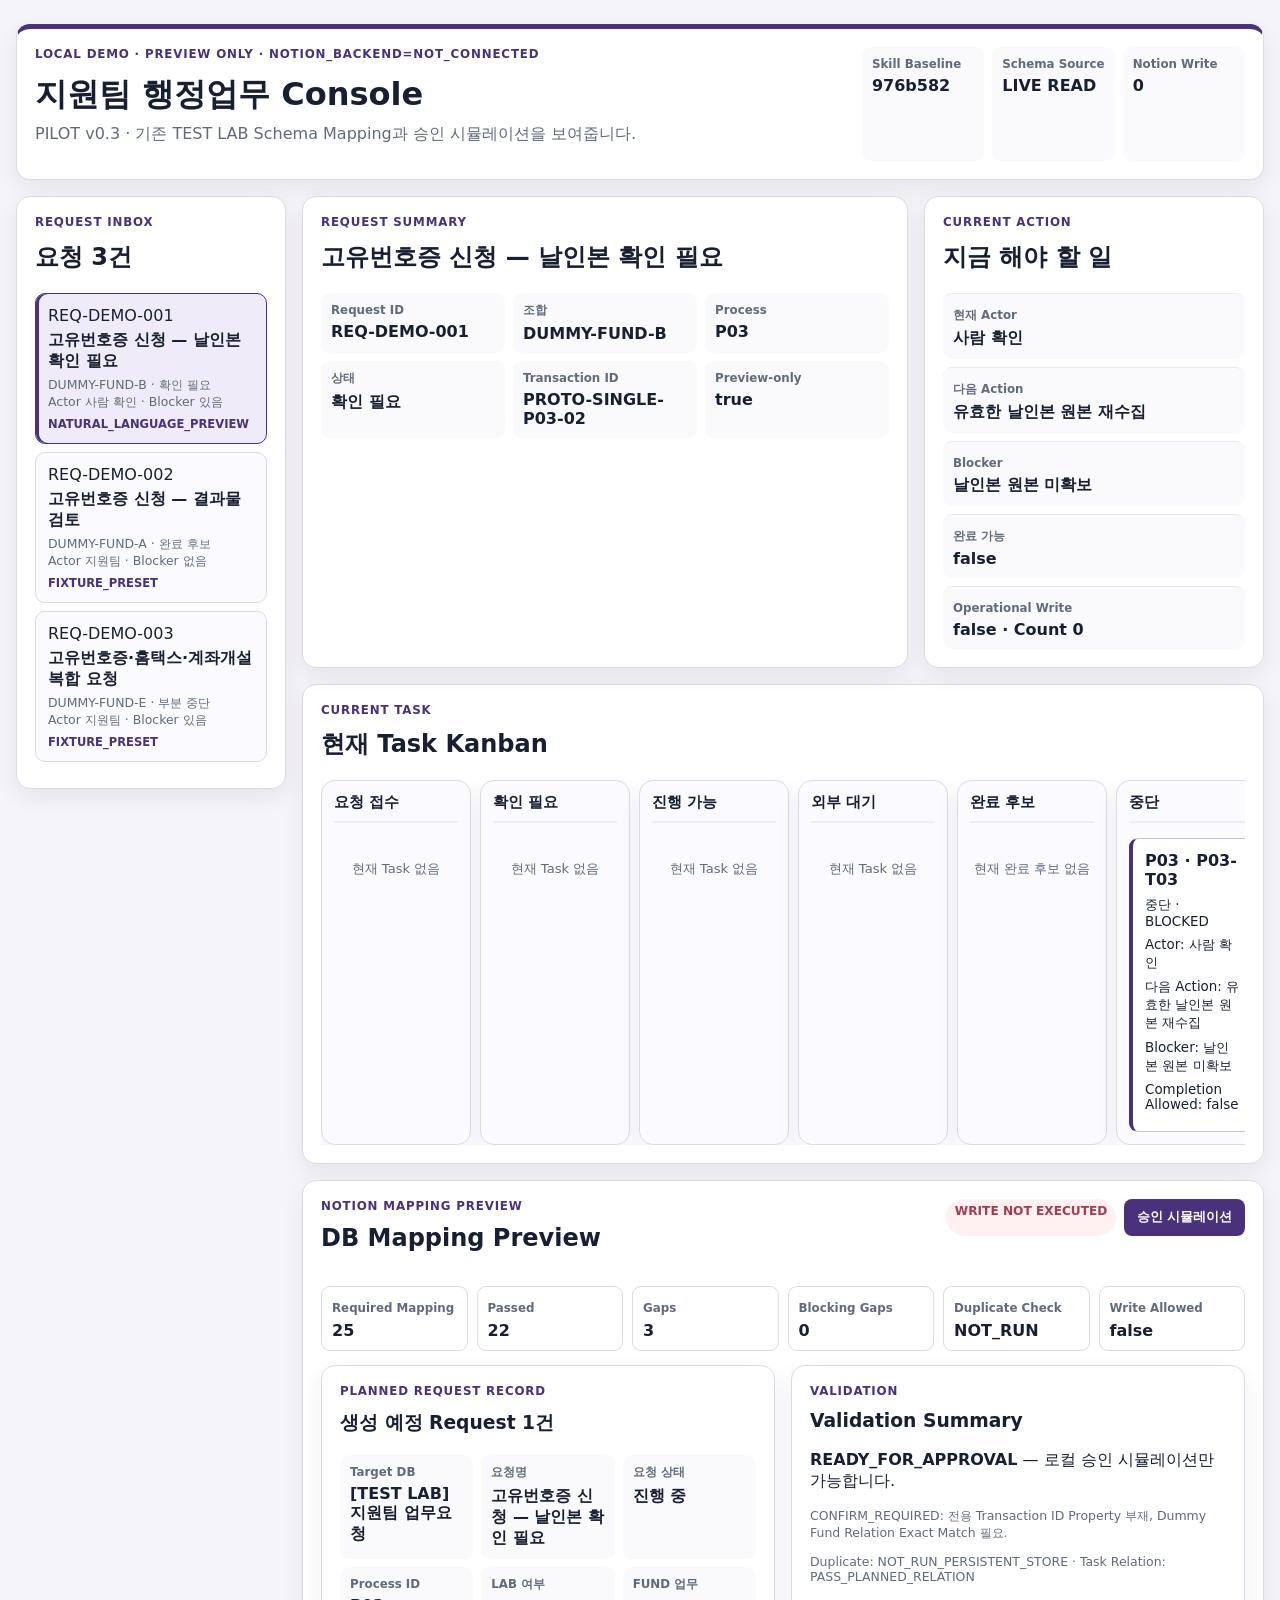
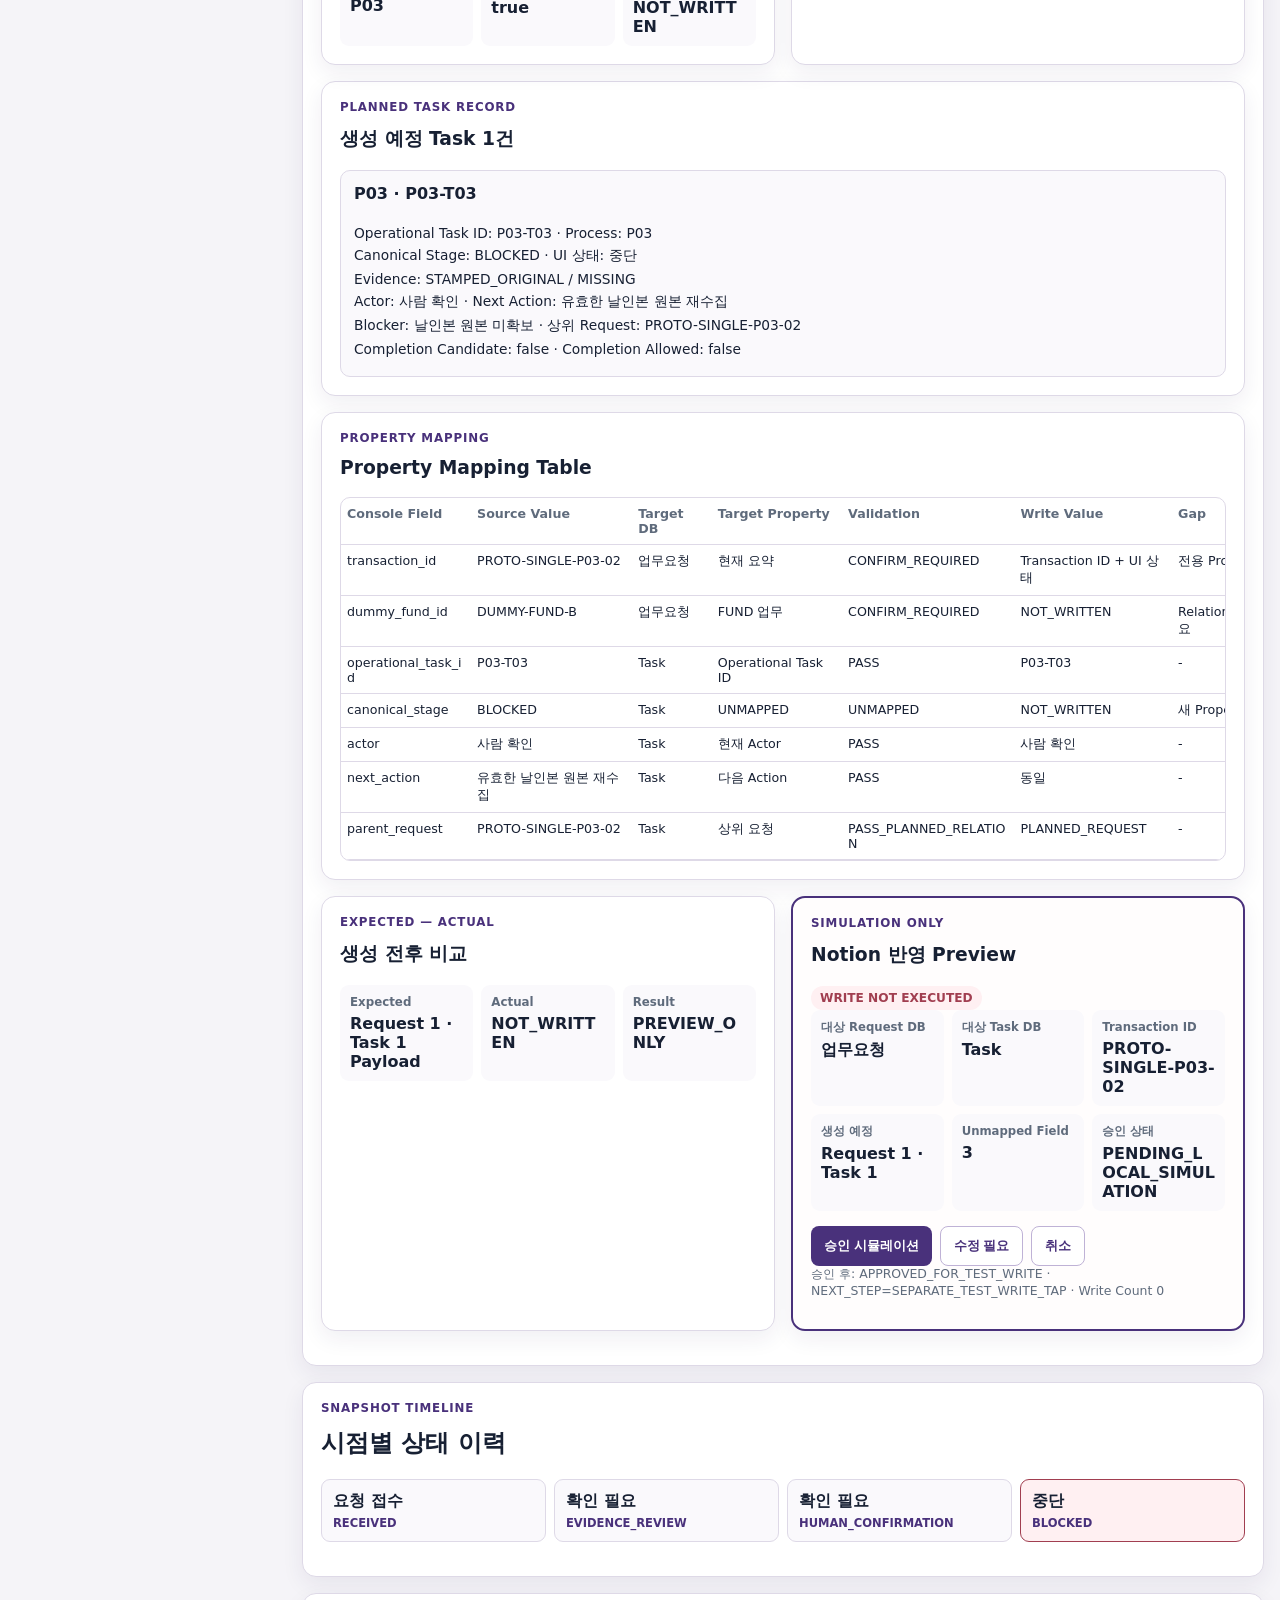
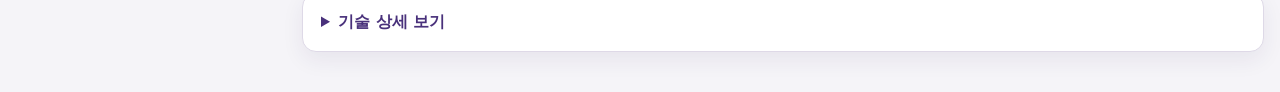
<file: plugins/vc-support-admin/reports/console-pilot/request-task-console-v0.3.html>
<!doctype html>
<html lang="ko">
<head>
  <meta charset="utf-8">
  <meta name="viewport" content="width=device-width, initial-scale=1">
  <title>지원팀 행정업무 Console · PILOT v0.3 · 정적 Mapping Preview</title>
  <style>
    :root{--ink:#172033;--muted:#5f6b7c;--line:#ded9e7;--purple:#49317b;--soft:#f0ebf8;--danger:#a13e50;--danger-soft:#fff0f2;font-family:"Pretendard","Malgun Gothic",system-ui,sans-serif;color:var(--ink);background:#f5f4f8}*{box-sizing:border-box}body{margin:0}.shell{max-width:1480px;margin:24px auto;padding:0 16px}.card,.column{background:#fff;border:1px solid var(--line);border-radius:14px;box-shadow:0 8px 22px #2d1c5012}.card{padding:18px;margin-bottom:16px}.header{display:flex;justify-content:space-between;gap:24px;border-top:5px solid var(--purple)}h1,h2,h3,h4,p{margin-top:0}h1{margin-bottom:7px}.eyebrow{font-size:.74rem;font-weight:800;color:var(--purple);letter-spacing:.07em}.muted{color:var(--muted)}.facts{display:grid;grid-template-columns:repeat(3,minmax(100px,1fr));gap:8px;margin:0}.facts div,.action div,.stat{padding:10px;background:#faf9fc;border-radius:9px}.facts dt,.action span,.stat span{font-size:.74rem;font-weight:800;color:var(--muted)}.facts dd{margin:5px 0 0;font-weight:700;overflow-wrap:anywhere}.workspace{display:grid;grid-template-columns:270px minmax(0,1fr);gap:16px}.inbox{height:max-content}.inbox-item{display:grid;margin:8px 0;padding:12px;border:1px solid var(--line);border-radius:10px;background:#fbfaff}.inbox-item.selected{border-color:var(--purple);background:var(--soft);box-shadow:inset 3px 0 var(--purple)}.inbox-item strong{margin:5px 0}.small{font-size:.78rem;color:var(--muted)}.mode{margin-top:6px;font-size:.72rem;color:var(--purple);font-weight:800}.top{display:grid;grid-template-columns:minmax(0,1fr) 340px;gap:16px}.badge{display:inline-block;border-radius:99px;padding:5px 9px;background:var(--soft);color:var(--purple);font-size:.76rem;font-weight:800}.write{color:var(--danger);background:var(--danger-soft)}.action div{margin-top:8px;border-top:1px solid #ece9f2}.action strong{display:block;margin-top:4px;overflow-wrap:anywhere}.board{display:grid;grid-template-columns:repeat(6,minmax(150px,1fr));gap:9px;overflow:auto}.column{min-height:185px;padding:12px;background:#fbfaff}.column h3{padding-bottom:9px;border-bottom:2px solid var(--soft);font-size:.94rem}.empty{margin-top:37px;color:var(--muted);font-size:.82rem;text-align:center}.task{margin-top:11px;padding:12px;border:1px solid #c9bedf;border-left:4px solid var(--purple);border-radius:9px;background:#fff}.task p{margin:.42rem 0;font-size:.84rem;overflow-wrap:anywhere}.mapping-head{display:flex;justify-content:space-between;gap:12px;align-items:start}.mapping-head .buttons{margin:0;justify-content:flex-end;flex-wrap:wrap}.mapping-head .buttons button{font-size:.8rem}.stats{display:grid;grid-template-columns:repeat(6,1fr);gap:9px;margin:14px 0}.stat{border:1px solid var(--line);background:#fff}.stat strong{display:block;margin-top:5px}.split{display:grid;grid-template-columns:repeat(2,minmax(0,1fr));gap:16px}.task-preview{padding:13px;border:1px solid var(--line);border-radius:10px;background:#faf9fc}.task-preview p{margin:.38rem 0;font-size:.86rem}.table-wrap{overflow:auto;border:1px solid var(--line);border-radius:10px}table{width:100%;min-width:1000px;border-collapse:collapse;font-size:.79rem}th,td{padding:8px 6px;border-bottom:1px solid var(--line);text-align:left;vertical-align:top;overflow-wrap:anywhere}th{color:var(--muted)}.drawer{border:2px solid var(--purple);background:#fffdfd}.drawer-grid{display:grid;grid-template-columns:repeat(3,minmax(0,1fr));gap:8px}.drawer-grid div{padding:10px;background:#faf9fc;border-radius:9px}.drawer-grid span{display:block;color:var(--muted);font-size:.73rem;font-weight:800}.drawer-grid strong{display:block;margin-top:5px;overflow-wrap:anywhere}.buttons{display:flex;gap:8px;margin-top:15px}.buttons button{border:0;border-radius:8px;padding:10px 13px;background:var(--purple);color:#fff;font-weight:800}.buttons button+button{background:#fff;color:var(--purple);border:1px solid #bfb2d6}.timeline{display:grid;grid-template-columns:repeat(4,minmax(155px,1fr));gap:8px;padding:0;list-style:none}.timeline li{padding:11px;border:1px solid var(--line);border-radius:9px;background:#faf9fc}.timeline li.current{border-color:var(--danger);background:var(--danger-soft)}.canonical{display:block;margin-top:4px;color:var(--purple);font-size:.72rem;font-weight:800}details summary{cursor:pointer;color:var(--purple);font-weight:800}pre{max-height:240px;overflow:auto;padding:12px;background:#1d1530;color:#f1edfa;border-radius:9px;font-size:.72rem}@media(max-width:1050px){.top,.split{grid-template-columns:1fr}.workspace{grid-template-columns:1fr}.inbox{display:grid;grid-template-columns:repeat(3,1fr);gap:8px}.inbox-item{margin:0}.stats{grid-template-columns:repeat(3,1fr)}}@media(max-width:700px){.header{display:block}.workspace{display:block}.inbox{grid-template-columns:1fr}.facts,.stats,.drawer-grid,.timeline{grid-template-columns:1fr}.shell{padding:0 10px;margin-top:10px}}
  </style>
</head>
<body>
  <main class="shell">
    <header class="card header"><div><p class="eyebrow">LOCAL DEMO · PREVIEW ONLY · NOTION_BACKEND=NOT_CONNECTED</p><h1>지원팀 행정업무 Console</h1><p class="muted">PILOT v0.3 · 기존 TEST LAB Schema Mapping과 승인 시뮬레이션을 보여줍니다.</p></div><dl class="facts"><div><dt>Skill Baseline</dt><dd>976b582</dd></div><div><dt>Schema Source</dt><dd>LIVE READ</dd></div><div><dt>Notion Write</dt><dd>0</dd></div></dl></header>
    <div class="workspace">
      <aside class="card inbox"><p class="eyebrow">REQUEST INBOX</p><h2>요청 3건</h2><article class="inbox-item selected"><span>REQ-DEMO-001</span><strong>고유번호증 신청 — 날인본 확인 필요</strong><span class="small">DUMMY-FUND-B · 확인 필요</span><span class="small">Actor 사람 확인 · Blocker 있음</span><span class="mode">NATURAL_LANGUAGE_PREVIEW</span></article><article class="inbox-item"><span>REQ-DEMO-002</span><strong>고유번호증 신청 — 결과물 검토</strong><span class="small">DUMMY-FUND-A · 완료 후보</span><span class="small">Actor 지원팀 · Blocker 없음</span><span class="mode">FIXTURE_PRESET</span></article><article class="inbox-item"><span>REQ-DEMO-003</span><strong>고유번호증·홈택스·계좌개설 복합 요청</strong><span class="small">DUMMY-FUND-E · 부분 중단</span><span class="small">Actor 지원팀 · Blocker 있음</span><span class="mode">FIXTURE_PRESET</span></article></aside>
      <div>
        <div class="top"><section class="card"><p class="eyebrow">REQUEST SUMMARY</p><h2>고유번호증 신청 — 날인본 확인 필요</h2><dl class="facts"><div><dt>Request ID</dt><dd>REQ-DEMO-001</dd></div><div><dt>조합</dt><dd>DUMMY-FUND-B</dd></div><div><dt>Process</dt><dd>P03</dd></div><div><dt>상태</dt><dd>확인 필요</dd></div><div><dt>Transaction ID</dt><dd>PROTO-SINGLE-P03-02</dd></div><div><dt>Preview-only</dt><dd>true</dd></div></dl></section><aside class="card action"><p class="eyebrow">CURRENT ACTION</p><h2>지금 해야 할 일</h2><div><span>현재 Actor</span><strong>사람 확인</strong></div><div><span>다음 Action</span><strong>유효한 날인본 원본 재수집</strong></div><div><span>Blocker</span><strong>날인본 원본 미확보</strong></div><div><span>완료 가능</span><strong>false</strong></div><div><span>Operational Write</span><strong>false · Count 0</strong></div></aside></div>
        <section class="card"><p class="eyebrow">CURRENT TASK</p><h2>현재 Task Kanban</h2><div class="board"><section class="column"><h3>요청 접수</h3><p class="empty">현재 Task 없음</p></section><section class="column"><h3>확인 필요</h3><p class="empty">현재 Task 없음</p></section><section class="column"><h3>진행 가능</h3><p class="empty">현재 Task 없음</p></section><section class="column"><h3>외부 대기</h3><p class="empty">현재 Task 없음</p></section><section class="column"><h3>완료 후보</h3><p class="empty">현재 완료 후보 없음</p></section><section class="column"><h3>중단</h3><article class="task"><strong>P03 · P03-T03</strong><p>중단 · BLOCKED</p><p>Actor: 사람 확인</p><p>다음 Action: 유효한 날인본 원본 재수집</p><p>Blocker: 날인본 원본 미확보</p><p>Completion Allowed: false</p></article></section></div></section>
        <section class="card"><div class="mapping-head"><div><p class="eyebrow">NOTION MAPPING PREVIEW</p><h2>DB Mapping Preview</h2></div><div class="buttons"><span class="badge write">WRITE NOT EXECUTED</span><button type="button">승인 시뮬레이션</button></div></div><div class="stats"><div class="stat"><span>Required Mapping</span><strong>25</strong></div><div class="stat"><span>Passed</span><strong>22</strong></div><div class="stat"><span>Gaps</span><strong>3</strong></div><div class="stat"><span>Blocking Gaps</span><strong>0</strong></div><div class="stat"><span>Duplicate Check</span><strong>NOT_RUN</strong></div><div class="stat"><span>Write Allowed</span><strong>false</strong></div></div>
          <div class="split"><section class="card"><p class="eyebrow">PLANNED REQUEST RECORD</p><h3>생성 예정 Request 1건</h3><dl class="facts"><div><dt>Target DB</dt><dd>[TEST LAB] 지원팀 업무요청</dd></div><div><dt>요청명</dt><dd>고유번호증 신청 — 날인본 확인 필요</dd></div><div><dt>요청 상태</dt><dd>진행 중</dd></div><div><dt>Process ID</dt><dd>P03</dd></div><div><dt>LAB 여부</dt><dd>true</dd></div><div><dt>FUND 업무</dt><dd>NOT_WRITTEN</dd></div></dl></section><section class="card"><p class="eyebrow">VALIDATION</p><h3>Validation Summary</h3><p><strong>READY_FOR_APPROVAL</strong> — 로컬 승인 시뮬레이션만 가능합니다.</p><p class="small">CONFIRM_REQUIRED: 전용 Transaction ID Property 부재, Dummy Fund Relation Exact Match 필요.</p><p class="small">Duplicate: NOT_RUN_PERSISTENT_STORE · Task Relation: PASS_PLANNED_RELATION</p></section></div>
          <section class="card"><p class="eyebrow">PLANNED TASK RECORD</p><h3>생성 예정 Task 1건</h3><article class="task-preview"><h4>P03 · P03-T03</h4><p>Operational Task ID: P03-T03 · Process: P03</p><p>Canonical Stage: BLOCKED · UI 상태: 중단</p><p>Evidence: STAMPED_ORIGINAL / MISSING</p><p>Actor: 사람 확인 · Next Action: 유효한 날인본 원본 재수집</p><p>Blocker: 날인본 원본 미확보 · 상위 Request: PROTO-SINGLE-P03-02</p><p>Completion Candidate: false · Completion Allowed: false</p></article></section>
          <section class="card"><p class="eyebrow">PROPERTY MAPPING</p><h3>Property Mapping Table</h3><div class="table-wrap"><table><thead><tr><th>Console Field</th><th>Source Value</th><th>Target DB</th><th>Target Property</th><th>Validation</th><th>Write Value</th><th>Gap</th></tr></thead><tbody><tr><td>transaction_id</td><td>PROTO-SINGLE-P03-02</td><td>업무요청</td><td>현재 요약</td><td>CONFIRM_REQUIRED</td><td>Transaction ID + UI 상태</td><td>전용 Property 부재</td></tr><tr><td>dummy_fund_id</td><td>DUMMY-FUND-B</td><td>업무요청</td><td>FUND 업무</td><td>CONFIRM_REQUIRED</td><td>NOT_WRITTEN</td><td>Relation Exact Match 필요</td></tr><tr><td>operational_task_id</td><td>P03-T03</td><td>Task</td><td>Operational Task ID</td><td>PASS</td><td>P03-T03</td><td>-</td></tr><tr><td>canonical_stage</td><td>BLOCKED</td><td>Task</td><td>UNMAPPED</td><td>UNMAPPED</td><td>NOT_WRITTEN</td><td>새 Property 생성 금지</td></tr><tr><td>actor</td><td>사람 확인</td><td>Task</td><td>현재 Actor</td><td>PASS</td><td>사람 확인</td><td>-</td></tr><tr><td>next_action</td><td>유효한 날인본 원본 재수집</td><td>Task</td><td>다음 Action</td><td>PASS</td><td>동일</td><td>-</td></tr><tr><td>parent_request</td><td>PROTO-SINGLE-P03-02</td><td>Task</td><td>상위 요청</td><td>PASS_PLANNED_RELATION</td><td>PLANNED_REQUEST</td><td>-</td></tr></tbody></table></div></section>
          <div class="split"><section class="card"><p class="eyebrow">EXPECTED — ACTUAL</p><h3>생성 전후 비교</h3><dl class="facts"><div><dt>Expected</dt><dd>Request 1 · Task 1 Payload</dd></div><div><dt>Actual</dt><dd>NOT_WRITTEN</dd></div><div><dt>Result</dt><dd>PREVIEW_ONLY</dd></div></dl></section><section class="card drawer"><p class="eyebrow">SIMULATION ONLY</p><h3>Notion 반영 Preview</h3><span class="badge write">WRITE NOT EXECUTED</span><div class="drawer-grid"><div><span>대상 Request DB</span><strong>업무요청</strong></div><div><span>대상 Task DB</span><strong>Task</strong></div><div><span>Transaction ID</span><strong>PROTO-SINGLE-P03-02</strong></div><div><span>생성 예정</span><strong>Request 1 · Task 1</strong></div><div><span>Unmapped Field</span><strong>3</strong></div><div><span>승인 상태</span><strong>PENDING_LOCAL_SIMULATION</strong></div></div><div class="buttons"><button>승인 시뮬레이션</button><button>수정 필요</button><button>취소</button></div><p class="small">승인 후: APPROVED_FOR_TEST_WRITE · NEXT_STEP=SEPARATE_TEST_WRITE_TAP · Write Count 0</p></section></div>
        </section>
        <section class="card"><p class="eyebrow">SNAPSHOT TIMELINE</p><h2>시점별 상태 이력</h2><ol class="timeline"><li><strong>요청 접수</strong><span class="canonical">RECEIVED</span></li><li><strong>확인 필요</strong><span class="canonical">EVIDENCE_REVIEW</span></li><li><strong>확인 필요</strong><span class="canonical">HUMAN_CONFIRMATION</span></li><li class="current"><strong>중단</strong><span class="canonical">BLOCKED</span></li></ol></section>
        <details class="card"><summary>기술 상세 보기</summary><pre>{ "result": "PREVIEW_ONLY", "notion_write_enabled": false, "operational_write_count": 0 }</pre></details>
      </div>
    </div>
  </main>
</body>
</html>
</file>
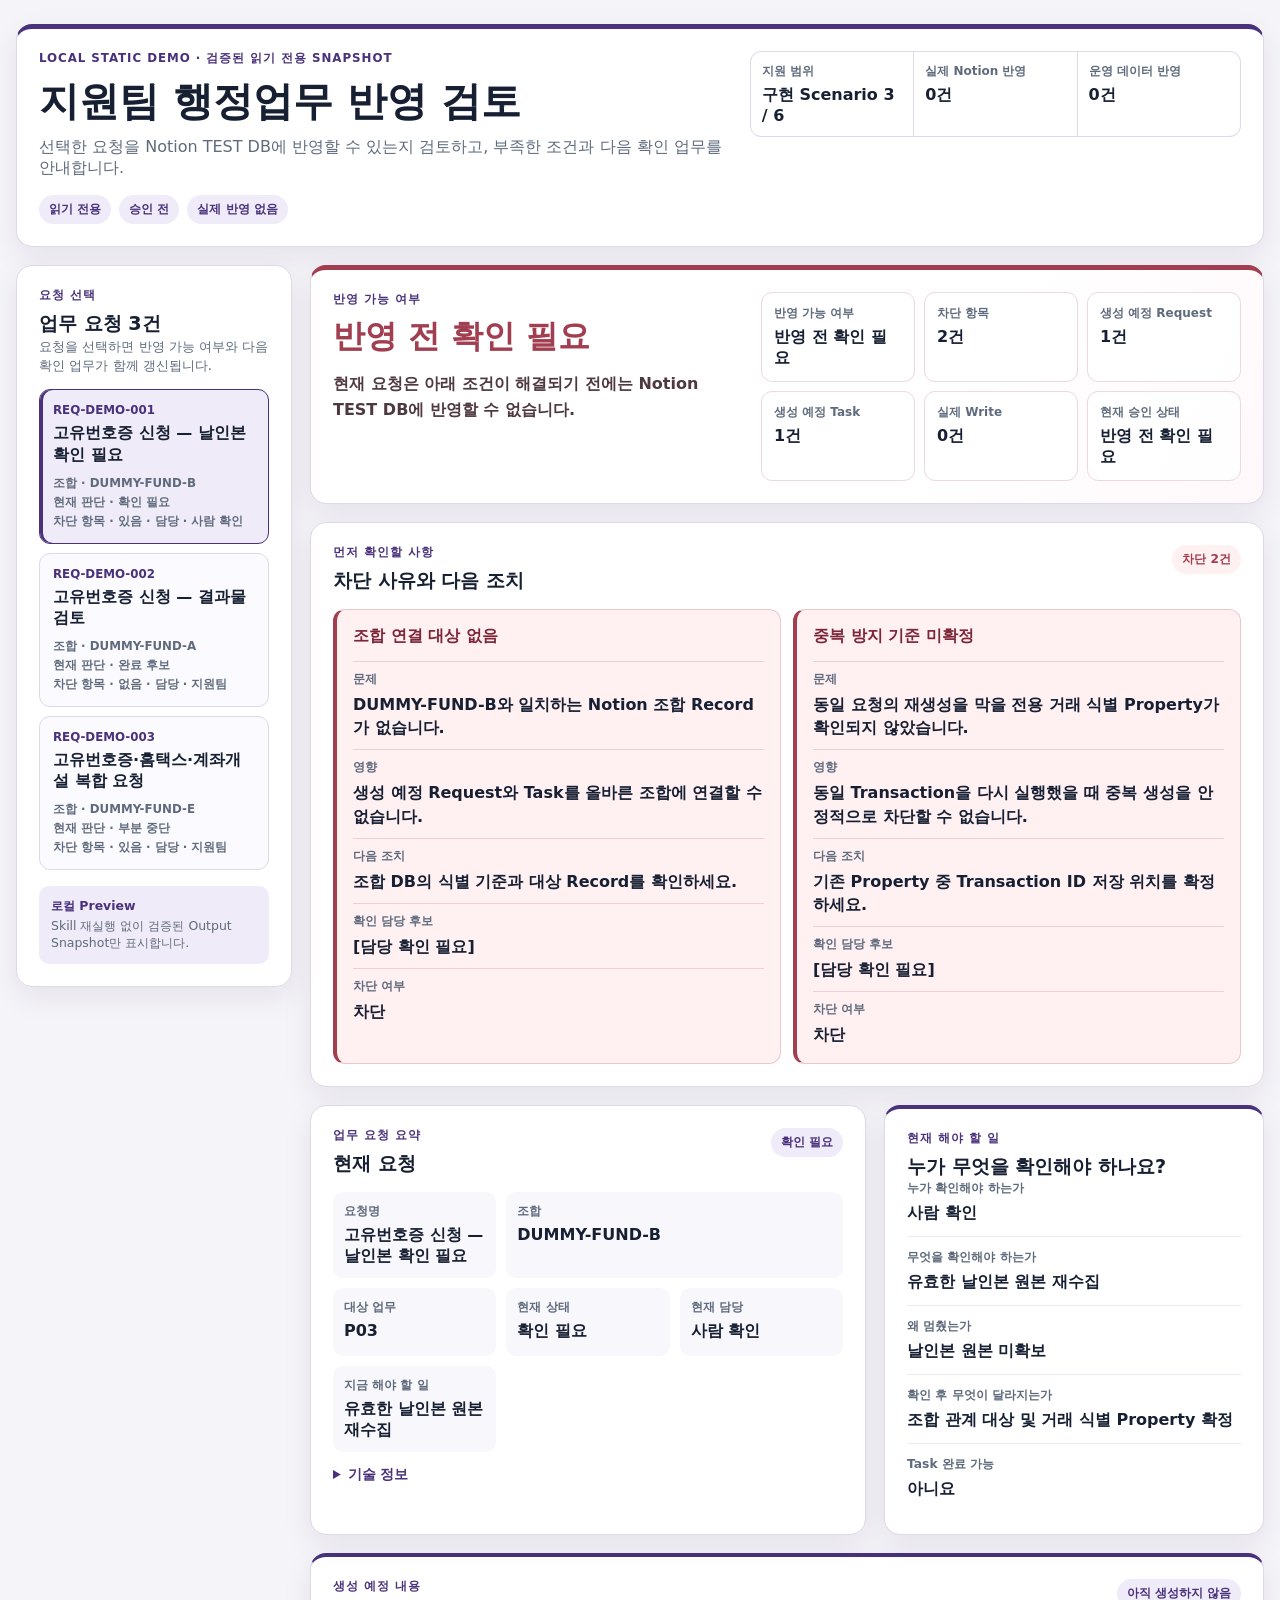
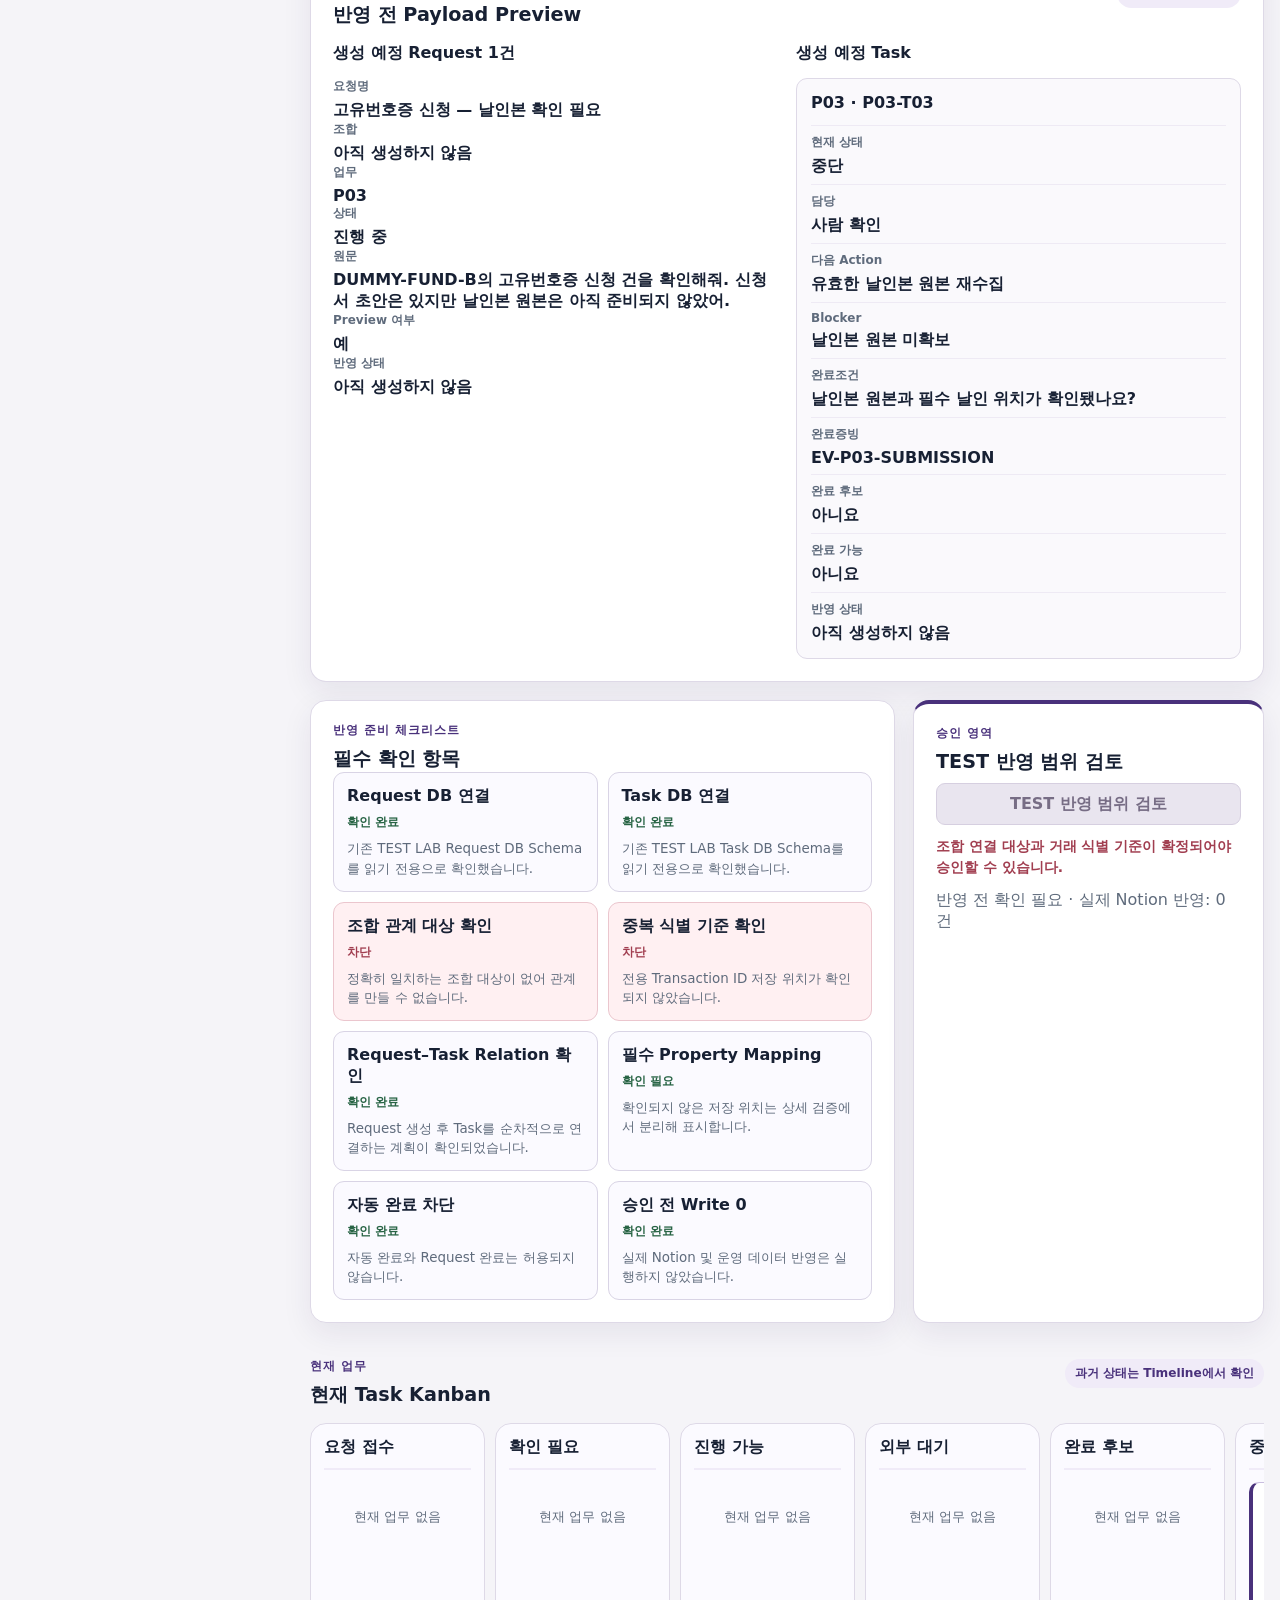
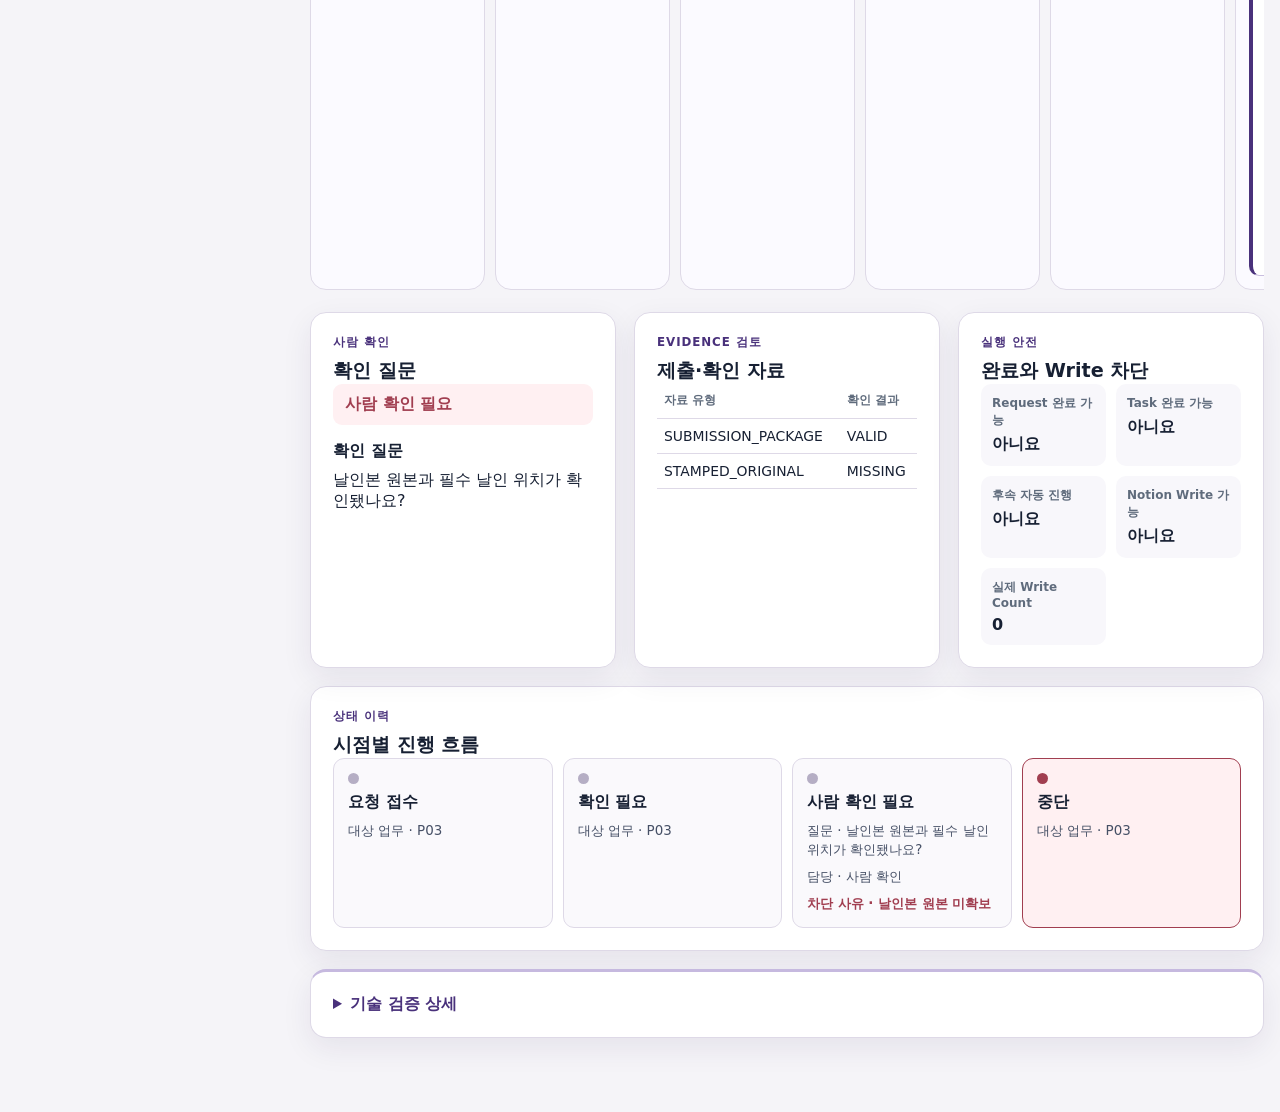
<file: plugins/vc-support-admin/reports/console-pilot/request-task-console-v0.4.1.html>
<!doctype html>
<html lang="ko"><head><meta charset="utf-8"><meta name="viewport" content="width=device-width,initial-scale=1"><title>지원팀 행정업무 반영 검토 · PILOT v0.4.1</title><style>:root {
  --ink: #172033;
  --muted: #5f6b7c;
  --surface: #ffffff;
  --canvas: #f5f4f8;
  --line: #ded9e7;
  --purple: #49317b;
  --purple-deep: #34205e;
  --purple-soft: #f0ebf8;
  --danger: #a13e50;
  --danger-soft: #fff0f2;
  --success: #286445;
  --success-soft: #edf8f0;
  --shadow: 0 10px 30px rgba(39, 25, 76, .08);
  font-family: Pretendard, Inter, system-ui, -apple-system, BlinkMacSystemFont, "Segoe UI", sans-serif;
  color: var(--ink);
  background: var(--canvas);
}

* { box-sizing: border-box; }
body { margin: 0; min-width: 320px; background: var(--canvas); }
.shell { width: min(1480px, calc(100% - 32px)); margin: 24px auto 56px; }
.card, .kanban-column { background: var(--surface); border: 1px solid var(--line); border-radius: 16px; box-shadow: var(--shadow); }
.card { padding: 22px; margin-bottom: 18px; }
.header { display: flex; align-items: flex-start; justify-content: space-between; gap: 24px; border-top: 5px solid var(--purple); }
.header-badges { display: flex; flex-wrap: wrap; gap: 8px; margin-top: 14px; }
h1, h2, h3, h4, p { margin-top: 0; }
h1 { margin-bottom: 8px; font-size: clamp(1.7rem, 4vw, 2.5rem); }
h2 { margin-bottom: 0; font-size: 1.2rem; }
h3 { margin: 0; font-size: 1rem; }
.eyebrow, .card-kicker { margin-bottom: 7px; color: var(--purple); font-size: .74rem; font-weight: 800; letter-spacing: .08em; text-transform: uppercase; }
.subhead, .muted { color: var(--muted); }
.header-facts, .fact-grid, .task-facts { display: grid; margin: 0; }
.header-facts { grid-template-columns: repeat(3, minmax(105px, 1fr)); min-width: 360px; overflow: hidden; border: 1px solid var(--line); border-radius: 11px; background: var(--line); gap: 1px; }
.header-facts div { padding: 11px; background: var(--surface); }
dt { color: var(--muted); font-size: .75rem; font-weight: 800; }
dd { margin: 5px 0 0; overflow-wrap: anywhere; font-weight: 700; }
.workspace { display: grid; grid-template-columns: 276px minmax(0, 1fr); gap: 18px; align-items: start; }
.inbox { position: sticky; top: 16px; }
.main-content { min-width: 0; }
.section-heading { display: flex; align-items: flex-start; justify-content: space-between; gap: 14px; margin-bottom: 15px; }
.compact-heading { margin-bottom: 9px; }
.badge { display: inline-flex; align-items: center; border-radius: 999px; padding: 6px 10px; background: var(--purple-soft); color: var(--purple); font-size: .76rem; font-weight: 800; white-space: nowrap; }
.status-blocked { background: var(--danger-soft); color: var(--danger); }
.request-inbox { display: grid; gap: 9px; }
.inbox-item { display: grid; width: 100%; min-height: 0; padding: 13px; border: 1px solid var(--line); border-radius: 11px; color: var(--ink); background: #fbfaff; text-align: left; cursor: pointer; }
.inbox-item:hover, .inbox-item.selected { border-color: var(--purple); background: var(--purple-soft); box-shadow: inset 3px 0 0 var(--purple); }
.inbox-item strong { margin: 5px 0 7px; line-height: 1.35; }
.inbox-id, .inbox-meta, .mode-label { font-size: .74rem; }
.inbox-id, .mode-label { color: var(--purple); font-weight: 800; }
.inbox-meta { margin-top: 3px; color: var(--muted); line-height: 1.35; }
.mode-label { margin-top: 8px; overflow-wrap: anywhere; }
.inbox-note { font-size: .84rem; line-height: 1.45; }
.backend-note { display: grid; gap: 3px; margin-top: 16px; padding: 12px; border-radius: 10px; color: var(--purple); background: var(--purple-soft); font-size: .78rem; }
.backend-note span { color: var(--muted); }
label { display: block; margin-bottom: 7px; font-weight: 800; }
textarea { width: 100%; border: 1px solid #bab0ce; border-radius: 10px; padding: 11px 12px; color: var(--ink); background: #fff; font: inherit; line-height: 1.5; resize: vertical; }
textarea[readonly] { color: var(--muted); background: #faf9fc; }
.controls { display: flex; align-items: center; justify-content: space-between; gap: 16px; margin-top: 13px; }
.controls p { margin: 0; font-size: .85rem; }
button { min-height: 42px; border: 0; border-radius: 9px; padding: 0 18px; color: #fff; background: var(--purple); font: inherit; font-weight: 800; cursor: pointer; }
button:hover { background: var(--purple-deep); }
button:disabled { cursor: wait; opacity: .65; }
.button-row { display: flex; flex-wrap: wrap; gap: 9px; }
button.secondary { color: var(--purple); background: #fff; border: 1px solid #bfb2d6; }
button.secondary:hover { background: var(--purple-soft); }
button.ghost { color: var(--muted); background: transparent; border: 1px solid var(--line); }
button.ghost:hover { color: var(--ink); background: #faf9fc; }
.icon-button { min-height: 34px; min-width: 34px; padding: 0; color: var(--purple); background: transparent; border: 1px solid var(--line); font-size: 1.35rem; }
.status { margin: 13px 0 0; color: var(--muted); }
.empty-state { color: var(--muted); text-align: center; }
.empty-state strong { display: block; margin-bottom: 8px; color: var(--ink); }
.readiness-hero { display: grid; grid-template-columns: minmax(0, 1.1fr) minmax(480px, .9fr); gap: 22px; border-top: 5px solid var(--danger); background: linear-gradient(120deg, #fff 0%, #fff 65%, #fff8fa 100%); }
.readiness-hero h2 { color: var(--danger); font-size: clamp(1.45rem, 3vw, 2rem); }
.hero-description { max-width: 680px; margin: 12px 0 0; color: #4f3941; line-height: 1.6; font-weight: 600; }
.hero-stats { display: grid; grid-template-columns: repeat(3, minmax(0, 1fr)); gap: 9px; margin: 0; align-content: start; }
.hero-stats div { min-height: 78px; padding: 12px; border: 1px solid #ead9de; border-radius: 11px; background: rgba(255,255,255,.9); }
.blocking-reasons { display: grid; grid-template-columns: repeat(auto-fit, minmax(270px, 1fr)); gap: 12px; }
.blocking-card { padding: 16px; border: 1px solid #ebc6ce; border-left: 4px solid var(--danger); border-radius: 12px; background: var(--danger-soft); }
.blocking-card h3 { color: #7c2638; }
.blocking-facts { display: grid; gap: 10px; margin: 14px 0 0; }
.blocking-facts div { padding-top: 9px; border-top: 1px solid #efcfd6; }
.blocking-facts dd { line-height: 1.45; }
.top-grid { display: grid; grid-template-columns: minmax(0, 1fr) minmax(320px, 380px); gap: 18px; }
.mid-grid { display: grid; grid-template-columns: minmax(0, 1.25fr) minmax(300px, .75fr); gap: 18px; margin-bottom: 18px; }
.fact-grid { grid-template-columns: repeat(3, minmax(0, 1fr)); gap: 10px; }
.fact-grid div { min-height: 68px; padding: 11px; border-radius: 10px; background: #f8f7fb; }
.summary-grid div:nth-child(2) { grid-column: span 2; }
.metadata { margin-top: 14px; }
.metadata summary { cursor: pointer; color: var(--purple); font-size: .86rem; font-weight: 800; }
.metadata .fact-grid { margin-top: 11px; }
.compact { grid-template-columns: repeat(2, minmax(0, 1fr)); }
.current-action { position: sticky; top: 16px; align-self: start; border-top: 4px solid var(--purple); }
.action-row { padding: 12px 0; border-top: 1px solid #ece9f2; }
.action-row:first-child { border-top: 0; padding-top: 0; }
.action-row span { display: block; margin-bottom: 4px; color: var(--muted); font-size: .77rem; font-weight: 800; }
.action-row strong { display: block; overflow-wrap: anywhere; line-height: 1.45; }
.planned-section { border-top: 4px solid var(--purple); }
.planned-section .mapping-grid { align-items: start; }
.planned-section .inset { padding: 0; margin: 0; border: 0; background: transparent; }
.readiness-checklist { display: grid; grid-template-columns: repeat(2, minmax(0, 1fr)); gap: 10px; }
.check-item { min-height: 110px; padding: 13px; border: 1px solid #d9d4e5; border-radius: 11px; background: #fbfaff; }
.check-item strong { display: block; }
.check-item p { margin: 8px 0 0; color: var(--muted); font-size: .84rem; line-height: 1.42; }
.check-status { display: inline-block; margin-top: 7px; color: var(--success); font-size: .78rem; font-weight: 800; }
.check-item.is-blocked { border-color: #ebc6ce; background: var(--danger-soft); }
.check-item.is-blocked .check-status { color: var(--danger); }
.approval-card { border-top: 4px solid var(--purple); }
.approval-card button { width: 100%; margin-top: 8px; }
.approval-card button:disabled { color: #776d85; background: #e9e5ef; border: 1px solid #d6cfe0; cursor: not-allowed; opacity: 1; }
.disabled-reason { margin: 11px 0 0; color: var(--danger); font-size: .87rem; font-weight: 700; line-height: 1.45; }
.kanban-section { margin-bottom: 18px; }
.kanban { display: grid; grid-template-columns: repeat(6, minmax(175px, 1fr)); gap: 10px; overflow-x: auto; padding-bottom: 4px; }
.kanban-column { min-height: 210px; padding: 13px; background: #fbfaff; box-shadow: none; }
.kanban-column h3 { padding-bottom: 10px; border-bottom: 2px solid var(--purple-soft); }
.task-card { margin-top: 12px; border: 1px solid #c9bedf; border-left: 4px solid var(--purple); border-radius: 10px; padding: 13px; background: #fff; }
.task-card h3 { line-height: 1.35; }
.task-meta { margin: 8px 0 0; color: var(--muted); font-size: .8rem; }
.task-facts { grid-template-columns: 1fr; gap: 7px; margin-top: 13px; }
.task-facts div { padding-top: 8px; border-top: 1px solid #eeeaf4; }
.empty-column { margin-top: 38px; color: var(--muted); text-align: center; font-size: .83rem; }
.task-technical { margin-top: 12px; padding-top: 10px; border-top: 1px solid #eeeaf4; }
.task-technical summary { font-size: .78rem; }
.task-technical p { margin: 8px 0 0; color: var(--muted); font-size: .76rem; line-height: 1.45; }
#composite-summary { padding: 15px 17px; border: 1px solid var(--line); border-radius: 12px; background: #faf9fc; }
#composite-summary h3 { margin-bottom: 7px; }
.process-summary { display: grid; grid-template-columns: repeat(3, minmax(0, 1fr)); gap: 8px; margin: 12px 0 0; padding: 0; list-style: none; }
.process-summary li { padding: 10px; border-radius: 9px; background: #fff; font-size: .86rem; overflow-wrap: anywhere; }
.details-grid { display: grid; grid-template-columns: repeat(3, minmax(0, 1fr)); gap: 18px; }
.details-grid .card { margin-bottom: 18px; }
.details-grid h3 { margin: 14px 0 8px; }
.callout { padding: 10px 12px; border-radius: 9px; color: var(--danger); background: var(--danger-soft); font-weight: 800; }
.callout.neutral { color: var(--success); background: var(--success-soft); }
ul { padding-left: 20px; }
table { width: 100%; border-collapse: collapse; font-size: .87rem; }
th, td { padding: 9px 7px; border-bottom: 1px solid var(--line); text-align: left; vertical-align: top; overflow-wrap: anywhere; }
th { color: var(--muted); font-size: .74rem; }
.timeline { display: grid; grid-template-columns: repeat(auto-fit, minmax(175px, 1fr)); gap: 10px; margin: 0; padding: 0; list-style: none; }
.timeline-item { position: relative; padding: 14px; border: 1px solid var(--line); border-radius: 11px; background: #faf9fc; }
.timeline-item::before { content: ""; display: block; width: 11px; height: 11px; margin-bottom: 8px; border-radius: 50%; background: #b5aec4; }
.timeline-item.current { border-color: var(--danger); background: var(--danger-soft); }
.timeline-item.current::before { background: var(--danger); }
.canonical-stage { display: block; margin-top: 4px; color: var(--purple); font-size: .72rem; font-weight: 800; }
.timeline-item p { margin: 8px 0 0; color: #465066; font-size: .84rem; line-height: 1.42; }
.timeline-item .timeline-blocker { color: var(--danger); font-weight: 800; }
details summary { cursor: pointer; color: var(--purple); font-weight: 800; }
pre { max-height: 440px; overflow: auto; margin: 16px 0 0; padding: 16px; border-radius: 10px; background: #1d1530; color: #f1edfa; font: .76rem/1.45 ui-monospace, SFMono-Regular, Consolas, monospace; }
.mapping-section { margin: 0 0 18px; }
.mapping-section > .section-heading { margin: 0 0 14px; }
.mapping-summary { display: grid; grid-template-columns: repeat(6, minmax(0, 1fr)); gap: 10px; margin-bottom: 14px; }
.mapping-stat { padding: 12px; border: 1px solid var(--line); border-radius: 11px; background: #fff; }
.mapping-stat span { display: block; color: var(--muted); font-size: .74rem; font-weight: 800; }
.mapping-stat strong { display: block; margin-top: 5px; overflow-wrap: anywhere; }
.mapping-actions { display: flex; align-items: center; justify-content: space-between; gap: 16px; margin-bottom: 16px; }
.mapping-actions p { margin: 0; font-size: .86rem; }
.mapping-grid { display: grid; grid-template-columns: repeat(2, minmax(0, 1fr)); gap: 18px; }
.inset { margin-bottom: 18px; box-shadow: none; }
.inset h3 { margin-bottom: 14px; }
.planned-tasks { display: grid; grid-template-columns: repeat(auto-fit, minmax(230px, 1fr)); gap: 12px; }
.planned-task-card { padding: 14px; border: 1px solid var(--line); border-radius: 11px; background: #faf9fc; }
.planned-task-card h4 { margin: 0 0 5px; overflow-wrap: anywhere; }
.table-card { overflow: hidden; }
.table-wrap { overflow: auto; max-height: 460px; border: 1px solid var(--line); border-radius: 10px; }
#property-mappings { min-width: 1150px; }
#property-mappings td { max-width: 250px; font-size: .79rem; line-height: 1.38; }
.status-preview { color: var(--purple); background: var(--purple-soft); }
.technical-details { border-top: 3px solid #c6b9df; }
.technical-details > summary { font-size: 1rem; }
.technical-details[open] > summary { margin-bottom: 14px; }
.technical-block { margin-top: 18px; padding-top: 18px; border-top: 1px solid var(--line); }
.technical-block h3, .technical-block h4 { margin-bottom: 11px; }
.technical-block .mapping-grid { margin-top: 14px; }
.sr-only { position: absolute; width: 1px; height: 1px; padding: 0; margin: -1px; overflow: hidden; clip: rect(0, 0, 0, 0); white-space: nowrap; border: 0; }
dialog { width: min(620px, calc(100% - 32px)); padding: 0; border: 0; border-radius: 16px; color: var(--ink); background: #fff; box-shadow: 0 24px 70px rgba(20, 12, 42, .28); }
dialog::backdrop { background: rgba(26, 18, 48, .42); }
.drawer-content { padding: 24px; }
.drawer-facts { display: grid; grid-template-columns: repeat(2, minmax(0, 1fr)); gap: 10px; margin: 16px 0; }
.drawer-facts div { padding: 11px; border-radius: 10px; background: #f8f7fb; }
.drawer-actions { display: flex; flex-wrap: wrap; gap: 9px; margin-top: 20px; }

@media (max-width: 1120px) {
  .workspace { grid-template-columns: 230px minmax(0, 1fr); }
  .top-grid { grid-template-columns: 1fr; }
  .current-action { position: static; }
  .details-grid { grid-template-columns: 1fr; }
  .process-summary { grid-template-columns: 1fr; }
  .mapping-summary { grid-template-columns: repeat(3, minmax(0, 1fr)); }
  .readiness-hero, .mid-grid { grid-template-columns: 1fr; }
}
@media (max-width: 950px) {
  .header { display: block; }
  .header-facts { min-width: 0; margin-top: 18px; }
  .workspace { grid-template-columns: 1fr; }
  .inbox { position: static; }
  .request-inbox { grid-template-columns: repeat(3, minmax(0, 1fr)); }
  .timeline { grid-template-columns: repeat(2, minmax(0, 1fr)); }
  .mapping-grid { grid-template-columns: 1fr; }
  .readiness-checklist { grid-template-columns: 1fr; }
}
@media (max-width: 640px) {
  .shell { width: min(100% - 20px, 1480px); margin-top: 10px; }
  .card { padding: 17px; }
  .header-facts, .fact-grid, .compact, .timeline, .request-inbox, .hero-stats { grid-template-columns: 1fr; }
  .summary-grid div:nth-child(2) { grid-column: auto; }
  .controls { display: grid; grid-template-columns: 1fr; }
  .controls button { width: 100%; }
  .button-row { display: grid; grid-template-columns: 1fr; }
  .mapping-summary, .drawer-facts { grid-template-columns: 1fr; }
  .mapping-actions { display: grid; grid-template-columns: 1fr; }
}
</style></head>
<body><main class="shell"><header class="header card"><div><p class="eyebrow">LOCAL STATIC DEMO · 검증된 읽기 전용 Snapshot</p><h1>지원팀 행정업무 반영 검토</h1><p class="subhead">선택한 요청을 Notion TEST DB에 반영할 수 있는지 검토하고, 부족한 조건과 다음 확인 업무를 안내합니다.</p><div class="header-badges"><span class="badge">읽기 전용</span><span class="badge">승인 전</span><span class="badge">실제 반영 없음</span></div></div><dl class="header-facts"><div><dt>지원 범위</dt><dd>구현 Scenario 3 / 6</dd></div><div><dt>실제 Notion 반영</dt><dd>0건</dd></div><div><dt>운영 데이터 반영</dt><dd>0건</dd></div></dl></header>
<div class="workspace"><aside class="inbox card"><p class="eyebrow">요청 선택</p><h2>업무 요청 3건</h2><p class="muted inbox-note">요청을 선택하면 반영 가능 여부와 다음 확인 업무가 함께 갱신됩니다.</p><div id="request-inbox" class="request-inbox"></div><section class="backend-note"><strong>로컬 Preview</strong><span>Skill 재실행 없이 검증된 Output Snapshot만 표시합니다.</span></section></aside>
<div class="main-content"><section id="readiness-hero" class="readiness-hero card"><div><p class="eyebrow">반영 가능 여부</p><h2 id="readiness-title"></h2><p id="readiness-description" class="hero-description"></p></div><dl id="readiness-stats" class="hero-stats"></dl></section><section class="card"><div class="section-heading"><div><p class="eyebrow">먼저 확인할 사항</p><h2>차단 사유와 다음 조치</h2></div><span id="blocking-count-badge" class="badge status-blocked"></span></div><div id="blocking-reasons" class="blocking-reasons"></div></section><div class="top-grid"><section class="card"><div class="section-heading"><div><p class="eyebrow">업무 요청 요약</p><h2>현재 요청</h2></div><span id="overall-status" class="badge"></span></div><dl id="request-panel" class="fact-grid summary-grid"></dl><details class="metadata"><summary>기술 정보</summary><dl id="metadata-panel" class="fact-grid compact"></dl></details></section><aside id="current-action-panel" class="card current-action"><p class="eyebrow">현재 해야 할 일</p><h2>누가 무엇을 확인해야 하나요?</h2><div id="current-action-content"></div></aside></div><section class="card planned-section"><div class="section-heading"><div><p class="eyebrow">생성 예정 내용</p><h2>반영 전 Payload Preview</h2></div><span class="badge">아직 생성하지 않음</span></div><div class="mapping-grid"><section class="inset"><h3>생성 예정 Request 1건</h3><div id="request-record-preview"></div></section><section class="inset"><h3>생성 예정 Task</h3><div id="task-record-previews" class="planned-tasks"></div></section></div></section><div class="mid-grid"><section class="card"><p class="eyebrow">반영 준비 체크리스트</p><h2>필수 확인 항목</h2><div id="readiness-checklist" class="readiness-checklist"></div></section><section class="card approval-card"><p class="eyebrow">승인 영역</p><h2>TEST 반영 범위 검토</h2><button id="approval-button" type="button" disabled>TEST 반영 범위 검토</button><p id="approval-disabled-reason" class="disabled-reason"></p><p id="approval-status" class="status"></p></section></div><section class="kanban-section"><div class="section-heading"><div><p class="eyebrow">현재 업무</p><h2>현재 Task Kanban</h2></div><span class="badge">과거 상태는 Timeline에서 확인</span></div><div id="kanban" class="kanban"></div><div id="composite-summary" hidden></div></section><div class="details-grid business-details"><section class="card"><p class="eyebrow">사람 확인</p><h2>확인 질문</h2><div id="interaction-panel"></div></section><section class="card"><p class="eyebrow">Evidence 검토</p><h2>제출·확인 자료</h2><div id="evidence-panel"></div></section><section class="card"><p class="eyebrow">실행 안전</p><h2>완료와 Write 차단</h2><dl id="execution-panel" class="fact-grid compact"></dl></section></div><section class="card"><p class="eyebrow">상태 이력</p><h2>시점별 진행 흐름</h2><ol id="timeline" class="timeline"></ol></section><details id="technical-details" class="card technical-details"><summary>기술 검증 상세</summary><p class="muted">Canonical 값과 실제 Schema Read 정보는 업무 판단을 대신하지 않습니다.</p><section class="technical-block"><h3>Property Mapping</h3><div class="table-wrap"><table id="property-mappings"><thead><tr><th>화면 데이터</th><th>원본 값</th><th>대상 DB</th><th>실제 Notion Property</th><th>Property 유형</th><th>Mapping 규칙</th><th>검증 결과</th><th>생성 예정 값</th><th>확인 필요 사항</th></tr></thead><tbody></tbody></table></div></section><details class="raw-json"><summary>Payload JSON</summary><pre id="raw-json"></pre></details></details></div></div></main>
<script>const DATA={"payloads":{"REQ-DEMO-001":{"ok":true,"console_version":"PILOT v0.4.1","schema_source":"APPROVED_SESSION_TOOL_READ_ONLY","snapshot_id":"A-CP25-G25-NOTION-LIVE-READ-2026-08-03","schema_requery_kst":"2026-08-03 10:17:07 KST","backend_mode":"NOTION_LIVE_READ_PREVIEW","notion_read_enabled":true,"notion_write_enabled":false,"notion_write_count":0,"operational_write_count":0,"notion_schema":"LIVE_READ_ONLY_SESSION_SNAPSHOT","notion_backend":"READ_ONLY","request_db":"[TEST LAB] 지원팀 업무요청","task_db":"[TEST LAB] 지원팀 Task","dummy_fund_db":"[TEST LAB] TO DO LIST (FUND)","request_id":"REQ-DEMO-001","scenario_id":"SINGLE-P03-02","preview_output":{"ok":true,"skill_id":"admin-process-prototype-replay","schema_version":"prototype-replay/1","scenario_id":"SINGLE-P03-02","transaction_id":"PROTO-SINGLE-P03-02","mode":"single","conformance_claim":{"contract_id":"PROTOTYPE-SCENARIO-CONTRACT-V0.1","manifest_hash":"3cb20f707649e3d628bdc0e2ce2d32c67cb27430a0de47a1bafc5a806be3402d","batch_id":"A-CP25-B18","contract_scenario_coverage":6,"implemented_scenario_coverage":3,"implemented_scenarios":["SINGLE-P03-01","SINGLE-P03-02","COMPOSITE-01"],"not_implemented_scenarios":["SINGLE-P07-01","SINGLE-P08-01","COMPOSITE-02"],"reference_recorded_for_traceability":true,"prototype_scope":3,"claimed":false,"reason":"Three of six contract scenarios are implemented; the manifest reference is traceability metadata, not a conformance certification."},"ui_auxiliary_state":{"notion_status_values":["진행 중"],"notion_status_classification":"TASK_OR_UI_AUXILIARY_STATE","is_canonical_skill_stage":false},"process_instances":[{"lane_id":"SINGLE-P03-02/P03","process_id":"P03","stage":"BLOCKED","mapping_status":"CONFIRMED","operational_relation":"NONE","completion_candidate":false,"candidate_reason":null}],"request":{"request_text":"DUMMY-FUND-B의 고유번호증 신청 건을 확인해줘.\n신청서 초안은 있지만 날인본 원본은 아직 준비되지 않았어.","transaction_id":"PROTO-SINGLE-P03-02","scenario_id":"SINGLE-P03-02","dummy_fund_id":"DUMMY-FUND-B","process_ids":["P03"],"preview_only":true,"missing_information":[],"clarification_question":null,"overall_status":"BLOCKED"},"request_instances":[{"lane_id":"SINGLE-P03-02/P03","process_id":"P03","request_completion_allowed":false}],"task_instances":[{"lane_id":"SINGLE-P03-02/P03","process_id":"P03","operational_task_id":"P03-T03","actor":"사람 확인","next_action":"유효한 날인본 원본 재수집","blocker":"날인본 원본 미확보","stage":"BLOCKED","completion_allowed":false}],"tasks":[{"operational_task_id":"P03-T03","process_id":"P03","stage":"BLOCKED","actor":"사람 확인","next_action":"유효한 날인본 원본 재수집","blocker":"날인본 원본 미확보","completion_condition":"날인본 원본과 필수 날인 위치가 확인됐나요?","completion_evidence":["EV-P03-SUBMISSION"],"completion_candidate":false,"completion_allowed":false}],"evidence_decisions":[{"lane_id":"SINGLE-P03-02/P03","evidence_id":"EV-P03-SUBMISSION","evidence_type":"SUBMISSION_PACKAGE","evidence_result":"VALID","legacy_evidence_type":"SUBMISSION_PACKAGE","legacy_fixture_state":"PRESENT_VALID","required_for_completion":true,"evidence_judgment":"확인됨","validity":"VALID","human_confirmation_required":false,"source":"SYNTHETIC_FIXTURE"},{"lane_id":"SINGLE-P03-02/P03","evidence_id":"EV-P03-STAMPED","evidence_type":"STAMPED_ORIGINAL","evidence_result":"MISSING","legacy_evidence_type":"STAMPED_DOCUMENT","legacy_fixture_state":"ABSENT","required_for_completion":true,"evidence_judgment":"MISSING","validity":"MISSING","human_confirmation_required":true,"source":"SYNTHETIC_FIXTURE"}],"evidence_validity":[{"lane_id":"SINGLE-P03-02/P03","evidence_id":"EV-P03-SUBMISSION","validity":"VALID"},{"lane_id":"SINGLE-P03-02/P03","evidence_id":"EV-P03-STAMPED","validity":"MISSING"}],"human_confirmation":[{"lane_id":"SINGLE-P03-02/P03","operational_task_id":"P03-T03","question":"날인본 원본과 필수 날인 위치가 확인됐나요?","actor":"사람 확인","approval_required":true,"completion_allowed":false}],"interaction":{"clarification_required":false,"human_confirmation_required":true,"questions":["날인본 원본과 필수 날인 위치가 확인됐나요?"]},"actor_transitions":[{"lane_id":"SINGLE-P03-02/P03","actor":"사람 확인","stage":"BLOCKED"}],"next_actions":[{"lane_id":"SINGLE-P03-02/P03","next_action":"유효한 날인본 원본 재수집"}],"blockers":[{"lane_id":"SINGLE-P03-02/P03","blocker":"날인본 원본 미확보"}],"snapshot_timeline":[{"stage":"RECEIVED","lane_id":"SINGLE-P03-02/P03"},{"stage":"EVIDENCE_REVIEW","lane_id":"SINGLE-P03-02/P03"},{"stage":"HUMAN_CONFIRMATION","lane_id":"SINGLE-P03-02/P03","actor":"사람 확인","question":"날인본 원본과 필수 날인 위치가 확인됐나요?","blocker":"날인본 원본 미확보","next_action":"유효한 날인본 원본 재수집","completion_candidate":false,"completion_allowed":false,"request_completion_allowed":false},{"stage":"BLOCKED","lane_id":"SINGLE-P03-02/P03","error_code":"MISSING_REQUIRED_EVIDENCE"}],"expected_actual":{"source":"SYNTHETIC_FIXTURE_EXPECTATIONS","expected_source":"scenario.expectations","comparison_ready":true,"entries":[{"check_id":"SINGLE-P03-02/P03:stage","lane_id":"SINGLE-P03-02/P03","property":"stage","expected":"BLOCKED","actual":"BLOCKED","comparison_mode":"EXACT","result":"EXACT_MATCH"},{"check_id":"SINGLE-P03-02/P03:completion_candidate","lane_id":"SINGLE-P03-02/P03","property":"completion_candidate","expected":false,"actual":false,"comparison_mode":"EXACT","result":"EXACT_MATCH"},{"check_id":"SINGLE-P03-02/P03:request_completion_allowed","lane_id":"SINGLE-P03-02/P03","property":"request_completion_allowed","expected":false,"actual":false,"comparison_mode":"EXACT","result":"EXACT_MATCH"}],"mismatch_count":0},"completion_candidate":false,"completion_allowed":false,"request_completion_allowed":false,"downstream_auto_completion":false,"operational_write_allowed":false,"next_process_candidates":[],"duplicate_result":{"replay_key":"PROTO-SINGLE-P03-02","result":"NO_NEW_RECORDS_PREVIEW_ONLY","validation_scope":"PASS_IN_PREVIEW_FIXTURE","persistent_store_duplicate_observation":"PERSISTENT_STORE_DUPLICATE_OBSERVATION_NOT_RUN","duplicates_created":0,"new_records":0,"new_duplicates":0,"limitation":"Pure preview reducer does not observe a persistent record store."},"resume_contract":[{"lane_id":"SINGLE-P03-02/P03","resume_scope":"SINGLE-P03-02/P03","allowed":true,"reason":"MISSING_REQUIRED_EVIDENCE"}],"errors":[{"lane_id":"SINGLE-P03-02/P03","code":"MISSING_REQUIRED_EVIDENCE","evidence_id":"EV-P03-STAMPED"}],"execution":{"operational_write_allowed":false,"operational_write_count":0,"request_completion_allowed":false,"downstream_auto_completion":false,"notion_write_enabled":false,"notion_write_count":0},"write_plan":{"mode":"preview_only","approval_required_for_future_write":true,"operations":[],"actual_write_count":0},"write_counts":{"notion":0,"drive":0,"slack":0,"file":0,"total":0},"connector_calls":{"notion":0,"drive":0,"slack":0,"total":0},"write_count":0,"operational_write_count":0,"request_id":"REQ-DEMO-001","demo_request":{"request_id":"REQ-DEMO-001","title":"고유번호증 신청 — 날인본 확인 필요","scenario_id":"SINGLE-P03-02","dummy_fund_id":"DUMMY-FUND-B","display_status":"확인 필요","source_mode":"NATURAL_LANGUAGE_PREVIEW","current_actor":"사람 확인","has_blocker":true,"request_text":"DUMMY-FUND-B의 고유번호증 신청 건을 확인해줘.\n신청서 초안은 있지만 날인본 원본은 아직 준비되지 않았어."},"source_mode":"NATURAL_LANGUAGE_PREVIEW","evidence":[{"lane_id":"SINGLE-P03-02/P03","evidence_id":"EV-P03-SUBMISSION","evidence_type":"SUBMISSION_PACKAGE","evidence_result":"VALID","legacy_evidence_type":"SUBMISSION_PACKAGE","legacy_fixture_state":"PRESENT_VALID","required_for_completion":true,"evidence_judgment":"확인됨","validity":"VALID","human_confirmation_required":false,"source":"SYNTHETIC_FIXTURE"},{"lane_id":"SINGLE-P03-02/P03","evidence_id":"EV-P03-STAMPED","evidence_type":"STAMPED_ORIGINAL","evidence_result":"MISSING","legacy_evidence_type":"STAMPED_DOCUMENT","legacy_fixture_state":"ABSENT","required_for_completion":true,"evidence_judgment":"MISSING","validity":"MISSING","human_confirmation_required":true,"source":"SYNTHETIC_FIXTURE"}],"manifest":{"contract_id":"PROTOTYPE-SCENARIO-CONTRACT-V0.1","manifest_hash":"3cb20f707649e3d628bdc0e2ce2d32c67cb27430a0de47a1bafc5a806be3402d","batch_id":"A-CP25-B18","contract_scenario_coverage":6,"implemented_scenario_coverage":3,"implemented_scenarios":["SINGLE-P03-01","SINGLE-P03-02","COMPOSITE-01"],"not_implemented_scenarios":["SINGLE-P07-01","SINGLE-P08-01","COMPOSITE-02"],"reference_recorded_for_traceability":true,"prototype_scope":3,"claimed":false,"reason":"Three of six contract scenarios are implemented; the manifest reference is traceability metadata, not a conformance certification."},"schema_source":"APPROVED_SESSION_TOOL_READ_ONLY","snapshot_id":"A-CP25-G25-NOTION-LIVE-READ-2026-08-03","schema_requery_kst":"2026-08-03 10:17:07 KST","backend_mode":"NOTION_LIVE_READ_PREVIEW","notion_read_enabled":true,"notion_write_enabled":false,"notion_write_count":0,"notion_schema":"LIVE_READ_ONLY_SESSION_SNAPSHOT","notion_backend":"READ_ONLY","request_db":"[TEST LAB] 지원팀 업무요청","task_db":"[TEST LAB] 지원팀 Task","dummy_fund_db":"[TEST LAB] TO DO LIST (FUND)","display_mapping":{"RECEIVED":"요청 접수","INFORMATION_CHECK":"확인 필요","EVIDENCE_REVIEW":"확인 필요","HUMAN_CONFIRMATION":"확인 필요","EXTERNAL_WAIT":"외부 대기","RESULT_REVIEW":"진행 가능","NEXT_PROCESS":"진행 가능","COMPLETION_CANDIDATE":"완료 후보","BLOCKED":"중단"},"console_version":"PILOT v0.4.1"},"request_record_preview":{"target_db":"[TEST LAB] 지원팀 업무요청","planned_record_count":1,"record_title":"고유번호증 신청 — 날인본 확인 필요","transaction_id":"PROTO-SINGLE-P03-02","properties":{"요청명":"고유번호증 신청 — 날인본 확인 필요","요청 배경":"DUMMY-FUND-B의 고유번호증 신청 건을 확인해줘.\n신청서 초안은 있지만 날인본 원본은 아직 준비되지 않았어.","Process ID":"P03","요청 업무 유형":"고유번호증 신청","요청 상태":"진행 중","LAB 여부":true,"FUND 업무":"NOT_WRITTEN"},"unmapped_properties":["transaction_id","preview_only"],"write_status":"NOT_WRITTEN"},"task_record_previews":[{"target_db":"[TEST LAB] 지원팀 Task","planned_record_count":1,"record_title":"P03 · P03-T03","operational_task_id":"P03-T03","process_id":"P03","canonical_stage":"BLOCKED","ui_status":"중단","actor":"사람 확인","next_action":"유효한 날인본 원본 재수집","blocker":"날인본 원본 미확보","completion_condition":"날인본 원본과 필수 날인 위치가 확인됐나요?","completion_evidence":["EV-P03-SUBMISSION"],"completion_candidate":false,"completion_allowed":false,"parent_request_transaction_id":"PROTO-SINGLE-P03-02","properties":{"Task명":"P03 · P03-T03","Operational Task ID":"P03-T03","Process ID":"P03","Task 상태":"진행 중","현재 Actor":"사람 확인","다음 Action":"유효한 날인본 원본 재수집","Blocker":"날인본 원본 미확보","완료조건":"날인본 원본과 필수 날인 위치가 확인됐나요?","완료증빙":"EV-P03-SUBMISSION","Evidence 판정":"사람 확인 필요","Evidence Source":"SYNTHETIC_FIXTURE","Evidence 확인사항":"날인본 원본과 필수 날인 위치가 확인됐나요?","관련 조합":"DUMMY-FUND-B","상위 요청":"POST_CREATE_REQUEST_PAGE_ID","LAB 여부":true},"write_status":"NOT_WRITTEN"}],"property_mappings":[{"console_field":"request_title","source_value":"고유번호증 신청 — 날인본 확인 필요","target_db":"[TEST LAB] 지원팀 업무요청","target_property":"요청명","property_type":"title","mapping_rule":"Live title property","validation":"PASS","write_value":"고유번호증 신청 — 날인본 확인 필요","gap":"","blocking":false},{"console_field":"request_text","source_value":"DUMMY-FUND-B의 고유번호증 신청 건을 확인해줘.\n신청서 초안은 있지만 날인본 원본은 아직 준비되지 않았어.","target_db":"[TEST LAB] 지원팀 업무요청","target_property":"요청 배경","property_type":"text","mapping_rule":"Live text property","validation":"PASS","write_value":"DUMMY-FUND-B의 고유번호증 신청 건을 확인해줘.\n신청서 초안은 있지만 날인본 원본은 아직 준비되지 않았어.","gap":"","blocking":false},{"console_field":"transaction_id","source_value":"PROTO-SINGLE-P03-02","target_db":"[TEST LAB] 지원팀 업무요청","target_property":"UNMAPPED","property_type":"UNMAPPED","mapping_rule":"No dedicated live Transaction ID property; do not overload another property without approval.","validation":"BLOCKING_GAP","write_value":"NOT_WRITTEN","gap":"Durable transaction duplicate protection cannot be established.","blocking":true},{"console_field":"dummy_fund_id","source_value":"DUMMY-FUND-B","target_db":"[TEST LAB] 지원팀 업무요청","target_property":"FUND 업무","property_type":"relation","mapping_rule":"Live relation requires one exact matched target record.","validation":"BLOCKING_GAP","write_value":"NOT_WRITTEN","gap":"NO_MATCH: exact matched Dummy Fund relation is required.","blocking":true},{"console_field":"process_ids","source_value":"P03","target_db":"[TEST LAB] 지원팀 업무요청","target_property":"Process ID","property_type":"select","mapping_rule":"Live select supports a single process only.","validation":"PASS","write_value":"P03","gap":"","blocking":false},{"console_field":"request_type","source_value":"고유번호증 신청","target_db":"[TEST LAB] 지원팀 업무요청","target_property":"요청 업무 유형","property_type":"select","mapping_rule":"Live select option reused only when a single process maps exactly.","validation":"PASS","write_value":"고유번호증 신청","gap":"","blocking":false},{"console_field":"overall_status","source_value":"확인 필요","target_db":"[TEST LAB] 지원팀 업무요청","target_property":"요청 상태","property_type":"status","mapping_rule":"Use live in-progress status; never map a candidate to complete.","validation":"PASS","write_value":"진행 중","gap":"","blocking":false},{"console_field":"preview_only","source_value":true,"target_db":"[TEST LAB] 지원팀 업무요청","target_property":"UNMAPPED","property_type":"UNMAPPED","mapping_rule":"The live Request schema has no Preview flag; no new property is proposed.","validation":"UNMAPPED","write_value":"NOT_WRITTEN","gap":"Preview-only remains console metadata, not a Notion property.","blocking":false},{"console_field":"request_task_relation","source_value":"1 Task","target_db":"[TEST LAB] 지원팀 Task","target_property":"상위 요청","property_type":"relation","mapping_rule":"Task-side live relation is populated only after the Request create/requery step.","validation":"PASS_SEQUENTIAL_RELATION","write_value":"POST_CREATE_REQUEST_PAGE_ID","gap":"","blocking":false},{"console_field":"task_title","source_value":"P03 · P03-T03","target_db":"[TEST LAB] 지원팀 Task","target_property":"Task명","property_type":"title","mapping_rule":"Live title property","validation":"PASS","write_value":"P03 · P03-T03","gap":"","blocking":false},{"console_field":"operational_task_id","source_value":"P03-T03","target_db":"[TEST LAB] 지원팀 Task","target_property":"Operational Task ID","property_type":"text","mapping_rule":"Live text property","validation":"PASS","write_value":"P03-T03","gap":"","blocking":false},{"console_field":"process_id","source_value":"P03","target_db":"[TEST LAB] 지원팀 Task","target_property":"Process ID","property_type":"select","mapping_rule":"Live select option","validation":"PASS","write_value":"P03","gap":"","blocking":false},{"console_field":"canonical_stage","source_value":"BLOCKED","target_db":"[TEST LAB] 지원팀 Task","target_property":"UNMAPPED","property_type":"UNMAPPED","mapping_rule":"Canonical Stage는 Console/Skill Vocabulary; Notion에는 새 Property를 만들지 않음","validation":"UNMAPPED","write_value":"NOT_WRITTEN","gap":"Task 상태와 UI Label로만 표시","blocking":false},{"console_field":"ui_status","source_value":"중단","target_db":"[TEST LAB] 지원팀 Task","target_property":"Task 상태","property_type":"status","mapping_rule":"Use live in-progress status; never complete a candidate.","validation":"PASS","write_value":"진행 중","gap":"","blocking":false},{"console_field":"actor","source_value":"사람 확인","target_db":"[TEST LAB] 지원팀 Task","target_property":"현재 Actor","property_type":"select","mapping_rule":"Live select option","validation":"PASS","write_value":"사람 확인","gap":"","blocking":false},{"console_field":"next_action","source_value":"유효한 날인본 원본 재수집","target_db":"[TEST LAB] 지원팀 Task","target_property":"다음 Action","property_type":"text","mapping_rule":"Live text property","validation":"PASS","write_value":"유효한 날인본 원본 재수집","gap":"","blocking":false},{"console_field":"blocker","source_value":"날인본 원본 미확보","target_db":"[TEST LAB] 지원팀 Task","target_property":"Blocker","property_type":"text","mapping_rule":"Live text property","validation":"PASS","write_value":"날인본 원본 미확보","gap":"","blocking":false},{"console_field":"completion_condition","source_value":"날인본 원본과 필수 날인 위치가 확인됐나요?","target_db":"[TEST LAB] 지원팀 Task","target_property":"완료조건","property_type":"text","mapping_rule":"Live text property","validation":"PASS","write_value":"날인본 원본과 필수 날인 위치가 확인됐나요?","gap":"","blocking":false},{"console_field":"completion_evidence","source_value":"EV-P03-SUBMISSION","target_db":"[TEST LAB] 지원팀 Task","target_property":"완료증빙","property_type":"text","mapping_rule":"Live text property","validation":"PASS","write_value":"EV-P03-SUBMISSION","gap":"","blocking":false},{"console_field":"evidence_judgment","source_value":"사람 확인 필요","target_db":"[TEST LAB] 지원팀 Task","target_property":"Evidence 판정","property_type":"select","mapping_rule":"Live select option","validation":"PASS","write_value":"사람 확인 필요","gap":"","blocking":false},{"console_field":"evidence_source","source_value":"SYNTHETIC_FIXTURE","target_db":"[TEST LAB] 지원팀 Task","target_property":"Evidence Source","property_type":"text","mapping_rule":"Live text property","validation":"PASS","write_value":"SYNTHETIC_FIXTURE","gap":"","blocking":false},{"console_field":"evidence_confirmation","source_value":"날인본 원본과 필수 날인 위치가 확인됐나요?","target_db":"[TEST LAB] 지원팀 Task","target_property":"Evidence 확인사항","property_type":"text","mapping_rule":"Human question only when present.","validation":"PASS","write_value":"날인본 원본과 필수 날인 위치가 확인됐나요?","gap":"","blocking":false},{"console_field":"related_fund","source_value":"DUMMY-FUND-B","target_db":"[TEST LAB] 지원팀 Task","target_property":"관련 조합","property_type":"text","mapping_rule":"Live text field retains the non-sensitive fixture key.","validation":"PASS","write_value":"DUMMY-FUND-B","gap":"","blocking":false},{"console_field":"parent_request_transaction","source_value":"PROTO-SINGLE-P03-02","target_db":"[TEST LAB] 지원팀 Task","target_property":"상위 요청","property_type":"relation","mapping_rule":"Bind the actual Request page ID only after the Request create/requery step.","validation":"PASS_SEQUENTIAL_RELATION","write_value":"POST_CREATE_REQUEST_PAGE_ID","gap":"","blocking":false},{"console_field":"preview_only","source_value":true,"target_db":"[TEST LAB] 지원팀 Task","target_property":"LAB 여부","property_type":"checkbox","mapping_rule":"Live TEST LAB checkbox","validation":"PASS","write_value":true,"gap":"","blocking":false}],"relation_preview":{"dummy_fund_id":"DUMMY-FUND-B","result":"NO_MATCH","exact_match_count":0,"matched_record":"NOT_FOUND","relation_ready":false,"target_property":"FUND 업무","target_data_source_id":"3526c8ab-b9b0-4c39-bcdd-1a60d3c4b988","write_count":0},"duplicate_preview":{"transaction_id":"PROTO-SINGLE-P03-02","request_match_count":0,"task_match_count":0,"result":"LOOKUP_AVAILABLE_WITH_PROXY","proposed_action":"BLOCK_TEST_WRITE_UNTIL_TRANSACTION_ID_MAPPING_IS_CONFIRMED","lookup_properties":{"request":["테스트 케이스 ID","현재 요약"],"task":["테스트 케이스 ID","Operational Task ID"]},"semantic_gap":"No dedicated Transaction ID property exists in the live Request or Task schema.","write_count":0},"notion_readiness":{"snapshot_id":"A-CP25-G25-NOTION-LIVE-READ-2026-08-03","schema_requery_kst":"2026-08-03 10:17:07 KST","source":"APPROVED_SESSION_TOOL_READ_ONLY","backend_mode":"NOTION_LIVE_READ_PREVIEW","notion_read_enabled":true,"notion_write_enabled":false,"operational_write_count":0,"databases":{"request":{"label":"[TEST LAB] 지원팀 업무요청","data_source_id":"2f564502-66aa-41d8-b95f-55d7b03d5f91","properties":{"요청명":"title","요청 상태":"status","요청 배경":"text","FUND 업무":"relation","Process ID":"select","LAB 여부":"checkbox","요청 업무 유형":"select","테스트 케이스 ID":"text","현재 요약":"text"},"unavailable_required_fields":["Transaction ID","Preview 여부","Task Relation"]},"task":{"label":"[TEST LAB] 지원팀 Task","data_source_id":"1d06db48-32b8-49d7-b4bb-27e822df87a1","properties":{"Task명":"title","Task 상태":"status","현재 Actor":"select","다음 Action":"text","Blocker":"text","완료조건":"text","완료증빙":"text","상위 요청":"relation","Operational Task ID":"text","Process ID":"select","Evidence 판정":"select","Evidence Source":"text","Evidence 확인사항":"text","LAB 여부":"checkbox"}},"fund_work":{"label":"[TEST LAB] TO DO LIST (FUND)","data_source_id":"3526c8ab-b9b0-4c39-bcdd-1a60d3c4b988","relation_target":"[TEST LAB] 전체관리조합","relation_target_data_source_id":"c8a8c5e3-17be-44b3-a2cb-5cc346583a7e","identifier_property":"조합명"}},"dummy_fund_exact_matches":{"DUMMY-FUND-A":{"result":"NO_MATCH","exact_match_count":0,"matched_record":"NOT_FOUND","relation_ready":false},"DUMMY-FUND-B":{"result":"NO_MATCH","exact_match_count":0,"matched_record":"NOT_FOUND","relation_ready":false},"DUMMY-FUND-E":{"result":"NO_MATCH","exact_match_count":0,"matched_record":"NOT_FOUND","relation_ready":false}},"transaction_duplicate_lookup":{"lookup_properties":{"request":["테스트 케이스 ID","현재 요약"],"task":["테스트 케이스 ID","Operational Task ID"]},"semantic_gap":"No dedicated Transaction ID property exists in the live Request or Task schema.","results":{"PROTO-SINGLE-P03-02":{"request_match_count":0,"task_match_count":0,"result":"LOOKUP_AVAILABLE_WITH_PROXY","proposed_action":"BLOCK_TEST_WRITE_UNTIL_TRANSACTION_ID_MAPPING_IS_CONFIRMED"},"PROTO-SINGLE-P03-01":{"request_match_count":0,"task_match_count":0,"result":"LOOKUP_AVAILABLE_WITH_PROXY","proposed_action":"BLOCK_TEST_WRITE_UNTIL_TRANSACTION_ID_MAPPING_IS_CONFIRMED"},"PROTO-COMPOSITE-01":{"request_match_count":0,"task_match_count":0,"result":"LOOKUP_AVAILABLE_WITH_PROXY","proposed_action":"BLOCK_TEST_WRITE_UNTIL_TRANSACTION_ID_MAPPING_IS_CONFIRMED"}}}},"request_payload_preview":{"target_db":"[TEST LAB] 지원팀 업무요청","planned_record_count":1,"record_title":"고유번호증 신청 — 날인본 확인 필요","transaction_id":"PROTO-SINGLE-P03-02","properties":{"요청명":"고유번호증 신청 — 날인본 확인 필요","요청 배경":"DUMMY-FUND-B의 고유번호증 신청 건을 확인해줘.\n신청서 초안은 있지만 날인본 원본은 아직 준비되지 않았어.","Process ID":"P03","요청 업무 유형":"고유번호증 신청","요청 상태":"진행 중","LAB 여부":true,"FUND 업무":"NOT_WRITTEN"},"unmapped_properties":["transaction_id","preview_only"],"write_status":"NOT_WRITTEN"},"task_payload_previews":[{"target_db":"[TEST LAB] 지원팀 Task","planned_record_count":1,"record_title":"P03 · P03-T03","operational_task_id":"P03-T03","process_id":"P03","canonical_stage":"BLOCKED","ui_status":"중단","actor":"사람 확인","next_action":"유효한 날인본 원본 재수집","blocker":"날인본 원본 미확보","completion_condition":"날인본 원본과 필수 날인 위치가 확인됐나요?","completion_evidence":["EV-P03-SUBMISSION"],"completion_candidate":false,"completion_allowed":false,"parent_request_transaction_id":"PROTO-SINGLE-P03-02","properties":{"Task명":"P03 · P03-T03","Operational Task ID":"P03-T03","Process ID":"P03","Task 상태":"진행 중","현재 Actor":"사람 확인","다음 Action":"유효한 날인본 원본 재수집","Blocker":"날인본 원본 미확보","완료조건":"날인본 원본과 필수 날인 위치가 확인됐나요?","완료증빙":"EV-P03-SUBMISSION","Evidence 판정":"사람 확인 필요","Evidence Source":"SYNTHETIC_FIXTURE","Evidence 확인사항":"날인본 원본과 필수 날인 위치가 확인됐나요?","관련 조합":"DUMMY-FUND-B","상위 요청":"POST_CREATE_REQUEST_PAGE_ID","LAB 여부":true},"write_status":"NOT_WRITTEN"}],"write_plan":["Duplicate requery using the confirmed transaction mapping.","Confirm one exact Dummy Fund relation target.","Create one TEST Request record, then requery its page ID.","Create Tasks sequentially with the Task-side 상위 요청 relation.","Requery relations and compare Expected–Actual.","Stop later Task creation on any failure; never auto-complete.","Replay the same transaction only after durable duplicate protection is confirmed."],"atomicity_preview":{"composite_request":false,"task_create_order":["P03"],"failure_policy":"STOP_AFTER_FIRST_TASK_FAILURE","existing_record_mutation":"PROHIBITED","automatic_completion":false},"validation_summary":{"status":"APPROVAL_BLOCKED","required_mapping":25,"passed":21,"gaps":4,"blocking_gaps":2,"gap_details":[{"console_field":"transaction_id","target_property":"UNMAPPED","validation":"BLOCKING_GAP","gap":"Durable transaction duplicate protection cannot be established."},{"console_field":"dummy_fund_id","target_property":"FUND 업무","validation":"BLOCKING_GAP","gap":"NO_MATCH: exact matched Dummy Fund relation is required."},{"console_field":"preview_only","target_property":"UNMAPPED","validation":"UNMAPPED","gap":"Preview-only remains console metadata, not a Notion property."},{"console_field":"canonical_stage","target_property":"UNMAPPED","validation":"UNMAPPED","gap":"Task 상태와 UI Label로만 표시"}],"duplicate_check":"LOOKUP_AVAILABLE_WITH_PROXY","duplicate_check_plan":"BLOCK_TEST_WRITE_UNTIL_TRANSACTION_ID_MAPPING_IS_CONFIRMED","request_task_relation":"PASS_SEQUENTIAL_RELATION","write_allowed":false,"notion_write_enabled":false,"note":"TEST Write is blocked: live schema relation and/or durable transaction mapping need confirmation."},"approval_state":"APPROVAL_BLOCKED","approval_preview":{"approval_status":"APPROVAL_BLOCKED","next_step":"RESOLVE_BLOCKING_SCHEMA_GAPS","write_count":0},"expected_actual":{"expected":{"request_record_preview":{"target_db":"[TEST LAB] 지원팀 업무요청","planned_record_count":1,"record_title":"고유번호증 신청 — 날인본 확인 필요","transaction_id":"PROTO-SINGLE-P03-02","properties":{"요청명":"고유번호증 신청 — 날인본 확인 필요","요청 배경":"DUMMY-FUND-B의 고유번호증 신청 건을 확인해줘.\n신청서 초안은 있지만 날인본 원본은 아직 준비되지 않았어.","Process ID":"P03","요청 업무 유형":"고유번호증 신청","요청 상태":"진행 중","LAB 여부":true,"FUND 업무":"NOT_WRITTEN"},"unmapped_properties":["transaction_id","preview_only"],"write_status":"NOT_WRITTEN"},"task_record_previews":[{"target_db":"[TEST LAB] 지원팀 Task","planned_record_count":1,"record_title":"P03 · P03-T03","operational_task_id":"P03-T03","process_id":"P03","canonical_stage":"BLOCKED","ui_status":"중단","actor":"사람 확인","next_action":"유효한 날인본 원본 재수집","blocker":"날인본 원본 미확보","completion_condition":"날인본 원본과 필수 날인 위치가 확인됐나요?","completion_evidence":["EV-P03-SUBMISSION"],"completion_candidate":false,"completion_allowed":false,"parent_request_transaction_id":"PROTO-SINGLE-P03-02","properties":{"Task명":"P03 · P03-T03","Operational Task ID":"P03-T03","Process ID":"P03","Task 상태":"진행 중","현재 Actor":"사람 확인","다음 Action":"유효한 날인본 원본 재수집","Blocker":"날인본 원본 미확보","완료조건":"날인본 원본과 필수 날인 위치가 확인됐나요?","완료증빙":"EV-P03-SUBMISSION","Evidence 판정":"사람 확인 필요","Evidence Source":"SYNTHETIC_FIXTURE","Evidence 확인사항":"날인본 원본과 필수 날인 위치가 확인됐나요?","관련 조합":"DUMMY-FUND-B","상위 요청":"POST_CREATE_REQUEST_PAGE_ID","LAB 여부":true},"write_status":"NOT_WRITTEN"}]},"actual":"NOT_WRITTEN","result":"PREVIEW_ONLY"},"audit":{"preview_generated_at_kst":"2026-08-03 10:54:08 KST","skill_commit":"2814ce0c067bf448e35ca6c14fddd0d38123fa07","console_version":"PILOT v0.4.1","manifest_id":"PROTOTYPE-SCENARIO-CONTRACT-V0.1","batch_id":"A-CP25-B25","transaction_id":"PROTO-SINGLE-P03-02","approval_status":"APPROVAL_BLOCKED","approved_by":"NOT_WRITTEN","write_count":0},"execution":{"notion_write_enabled":false,"notion_write_count":0,"operational_write_allowed":false,"operational_write_count":0,"request_completion_allowed":false,"downstream_auto_completion":false},"write_count":0,"business_decision_view":{"function_goal":"선택한 요청을 Notion TEST DB에 반영할 수 있는지 검토하고, 부족한 조건과 다음 확인 업무를 안내합니다.","header_badges":["읽기 전용","승인 전","실제 반영 없음"],"request_summary":{"title":"고유번호증 신청 — 날인본 확인 필요","fund":"DUMMY-FUND-B","process":"P03","status":"확인 필요","owner":"사람 확인","next_action":"유효한 날인본 원본 재수집","request_id":"REQ-DEMO-001","technical":{"scenario_id":"SINGLE-P03-02","transaction_id":"PROTO-SINGLE-P03-02","schema_source":"APPROVED_SESSION_TOOL_READ_ONLY","skill_commit":"2814ce0c067bf448e35ca6c14fddd0d38123fa07","console_version":"PILOT v0.4.1"}},"hero":{"status":"반영 전 확인 필요","description":"현재 요청은 아래 조건이 해결되기 전에는 Notion TEST DB에 반영할 수 없습니다.","blocking_count":2,"planned_request_count":1,"planned_task_count":1,"actual_write_count":0,"approval_status":"반영 전 확인 필요","canonical_status":"APPROVAL_BLOCKED","write_allowed":false},"blockers":[{"id":"fund-relation","title":"조합 연결 대상 없음","problem":"DUMMY-FUND-B와 일치하는 Notion 조합 Record가 없습니다.","impact":"생성 예정 Request와 Task를 올바른 조합에 연결할 수 없습니다.","next_action":"조합 DB의 식별 기준과 대상 Record를 확인하세요.","owner_candidate":"[담당 확인 필요]","blocking":true,"technical_value":"NO_MATCH / Match Count 0"},{"id":"transaction-duplicate","title":"중복 방지 기준 미확정","problem":"동일 요청의 재생성을 막을 전용 거래 식별 Property가 확인되지 않았습니다.","impact":"동일 Transaction을 다시 실행했을 때 중복 생성을 안정적으로 차단할 수 없습니다.","next_action":"기존 Property 중 Transaction ID 저장 위치를 확정하세요.","owner_candidate":"[담당 확인 필요]","blocking":true,"technical_value":"LOOKUP_AVAILABLE_WITH_PROXY / No dedicated Transaction ID property exists in the live Request or Task schema."}],"current_action":{"owner":"사람 확인","next_action":"유효한 날인본 원본 재수집","blocker":"날인본 원본 미확보","human_question":"날인본 원본과 필수 날인 위치가 확인됐나요?","completion_allowed":false,"db_confirmation":"조합 관계 대상 및 거래 식별 Property 확정"},"planned":{"request":{"title":"고유번호증 신청 — 날인본 확인 필요","fund":"아직 생성하지 않음","process":"P03","status":"진행 중","request_text":"DUMMY-FUND-B의 고유번호증 신청 건을 확인해줘.\n신청서 초안은 있지만 날인본 원본은 아직 준비되지 않았어.","preview_only":true,"write_status":"아직 생성하지 않음"},"tasks":[{"title":"P03 · P03-T03","status":"중단","actor":"사람 확인","next_action":"유효한 날인본 원본 재수집","blocker":"날인본 원본 미확보","completion_condition":"날인본 원본과 필수 날인 위치가 확인됐나요?","completion_evidence":"EV-P03-SUBMISSION","completion_candidate":false,"completion_allowed":false,"write_status":"아직 생성하지 않음","technical":{"operational_task_id":"P03-T03","process_id":"P03","canonical_stage":"BLOCKED"}}]},"checklist":[{"id":"request-db","label":"Request DB 연결","status":"확인 완료","detail":"기존 TEST LAB Request DB Schema를 읽기 전용으로 확인했습니다.","canonical":"PASS"},{"id":"task-db","label":"Task DB 연결","status":"확인 완료","detail":"기존 TEST LAB Task DB Schema를 읽기 전용으로 확인했습니다.","canonical":"PASS"},{"id":"fund-relation","label":"조합 관계 대상 확인","status":"차단","detail":"정확히 일치하는 조합 대상이 없어 관계를 만들 수 없습니다.","canonical":"NO_MATCH"},{"id":"duplicate","label":"중복 식별 기준 확인","status":"차단","detail":"전용 Transaction ID 저장 위치가 확인되지 않았습니다.","canonical":"LOOKUP_AVAILABLE_WITH_PROXY"},{"id":"request-task","label":"Request–Task Relation 확인","status":"확인 완료","detail":"Request 생성 후 Task를 순차적으로 연결하는 계획이 확인되었습니다.","canonical":"PASS_SEQUENTIAL_RELATION"},{"id":"properties","label":"필수 Property Mapping","status":"확인 필요","detail":"확인되지 않은 저장 위치는 상세 검증에서 분리해 표시합니다.","canonical":"APPROVAL_BLOCKED"},{"id":"completion","label":"자동 완료 차단","status":"확인 완료","detail":"자동 완료와 Request 완료는 허용되지 않습니다.","canonical":"COMPLETION_GUARD"},{"id":"write","label":"승인 전 Write 0","status":"확인 완료","detail":"실제 Notion 및 운영 데이터 반영은 실행하지 않았습니다.","canonical":"WRITE_NOT_EXECUTED"}],"approval":{"disabled":true,"label":"TEST 반영 범위 검토","reason":"조합 연결 대상과 거래 식별 기준이 확정되어야 승인할 수 있습니다.","actual_write_label":"실제 Notion 반영: 0건","status":"반영 전 확인 필요"},"technical":{"canonical":{"validation_status":"APPROVAL_BLOCKED","relation_result":"NO_MATCH","duplicate_result":"LOOKUP_AVAILABLE_WITH_PROXY","duplicate_semantic_gap":"No dedicated Transaction ID property exists in the live Request or Task schema.","request_task_relation":"PASS_SEQUENTIAL_RELATION","actual":"NOT_WRITTEN","result":"PREVIEW_ONLY"},"mapping_headers":["화면 데이터","원본 값","대상 DB","실제 Notion Property","Property 유형","Mapping 규칙","검증 결과","생성 예정 값","확인 필요 사항"]}}},"REQ-DEMO-002":{"ok":true,"console_version":"PILOT v0.4.1","schema_source":"APPROVED_SESSION_TOOL_READ_ONLY","snapshot_id":"A-CP25-G25-NOTION-LIVE-READ-2026-08-03","schema_requery_kst":"2026-08-03 10:17:07 KST","backend_mode":"NOTION_LIVE_READ_PREVIEW","notion_read_enabled":true,"notion_write_enabled":false,"notion_write_count":0,"operational_write_count":0,"notion_schema":"LIVE_READ_ONLY_SESSION_SNAPSHOT","notion_backend":"READ_ONLY","request_db":"[TEST LAB] 지원팀 업무요청","task_db":"[TEST LAB] 지원팀 Task","dummy_fund_db":"[TEST LAB] TO DO LIST (FUND)","request_id":"REQ-DEMO-002","scenario_id":"SINGLE-P03-01","preview_output":{"ok":true,"skill_id":"admin-process-prototype-replay","schema_version":"prototype-replay/1","scenario_id":"SINGLE-P03-01","transaction_id":"PROTO-SINGLE-P03-01","mode":"single","conformance_claim":{"contract_id":"PROTOTYPE-SCENARIO-CONTRACT-V0.1","manifest_hash":"3cb20f707649e3d628bdc0e2ce2d32c67cb27430a0de47a1bafc5a806be3402d","batch_id":"A-CP25-B18","contract_scenario_coverage":6,"implemented_scenario_coverage":3,"implemented_scenarios":["SINGLE-P03-01","SINGLE-P03-02","COMPOSITE-01"],"not_implemented_scenarios":["SINGLE-P07-01","SINGLE-P08-01","COMPOSITE-02"],"reference_recorded_for_traceability":true,"prototype_scope":3,"claimed":false,"reason":"Three of six contract scenarios are implemented; the manifest reference is traceability metadata, not a conformance certification."},"ui_auxiliary_state":{"notion_status_values":["진행 중"],"notion_status_classification":"TASK_OR_UI_AUXILIARY_STATE","is_canonical_skill_stage":false},"process_instances":[{"lane_id":"SINGLE-P03-01/P03","process_id":"P03","stage":"COMPLETION_CANDIDATE","mapping_status":"CONFIRMED","operational_relation":"NONE","completion_candidate":true,"candidate_reason":"저장·전달 Evidence 확인 필요"}],"request":{"request_text":"고유번호증 신청 — 결과물 검토","transaction_id":"PROTO-SINGLE-P03-01","scenario_id":"SINGLE-P03-01","dummy_fund_id":"DUMMY-FUND-A","process_ids":["P03"],"preview_only":true,"missing_information":[],"clarification_question":null,"overall_status":"IN_PROGRESS"},"request_instances":[{"lane_id":"SINGLE-P03-01/P03","process_id":"P03","request_completion_allowed":false}],"task_instances":[{"lane_id":"SINGLE-P03-01/P03","process_id":"P03","operational_task_id":"P03-T06","actor":"지원팀","next_action":"저장·전달 Evidence 확인","blocker":"","stage":"COMPLETION_CANDIDATE","completion_allowed":false}],"tasks":[{"operational_task_id":"P03-T06","process_id":"P03","stage":"COMPLETION_CANDIDATE","actor":"지원팀","next_action":"저장·전달 Evidence 확인","blocker":"","completion_condition":"필수 Evidence 확인","completion_evidence":["EV-P03-SUBMISSION","EV-P03-RECEIPT","EV-P03-RESULT"],"completion_candidate":true,"completion_allowed":false}],"evidence_decisions":[{"lane_id":"SINGLE-P03-01/P03","evidence_id":"EV-P03-SUBMISSION","evidence_type":"SUBMISSION_PACKAGE","evidence_result":"VALID","legacy_evidence_type":"SUBMISSION_PACKAGE","legacy_fixture_state":"PRESENT_VALID","required_for_completion":true,"evidence_judgment":"확인됨","validity":"VALID","human_confirmation_required":false,"source":"SYNTHETIC_FIXTURE"},{"lane_id":"SINGLE-P03-01/P03","evidence_id":"EV-P03-RECEIPT","evidence_type":"RECEIPT","evidence_result":"VALID","legacy_evidence_type":"RECEIPT","legacy_fixture_state":"PRESENT_VALID","required_for_completion":true,"evidence_judgment":"확인됨","validity":"VALID","human_confirmation_required":false,"source":"SYNTHETIC_FIXTURE"},{"lane_id":"SINGLE-P03-01/P03","evidence_id":"EV-P03-RESULT","evidence_type":"RESULT_DOCUMENT","evidence_result":"VALID","legacy_evidence_type":"RESULT_DOCUMENT","legacy_fixture_state":"PRESENT_VALID","required_for_completion":true,"evidence_judgment":"확인됨","validity":"VALID","human_confirmation_required":false,"source":"SYNTHETIC_FIXTURE"}],"evidence_validity":[{"lane_id":"SINGLE-P03-01/P03","evidence_id":"EV-P03-SUBMISSION","validity":"VALID"},{"lane_id":"SINGLE-P03-01/P03","evidence_id":"EV-P03-RECEIPT","validity":"VALID"},{"lane_id":"SINGLE-P03-01/P03","evidence_id":"EV-P03-RESULT","validity":"VALID"}],"human_confirmation":[],"interaction":{"clarification_required":false,"human_confirmation_required":false,"questions":[]},"actor_transitions":[{"lane_id":"SINGLE-P03-01/P03","actor":"지원팀","stage":"COMPLETION_CANDIDATE"}],"next_actions":[{"lane_id":"SINGLE-P03-01/P03","next_action":"저장·전달 Evidence 확인"}],"blockers":[],"snapshot_timeline":[{"stage":"RECEIVED","lane_id":"SINGLE-P03-01/P03"},{"stage":"EVIDENCE_REVIEW","lane_id":"SINGLE-P03-01/P03"},{"stage":"COMPLETION_CANDIDATE","lane_id":"SINGLE-P03-01/P03"}],"expected_actual":{"source":"SYNTHETIC_FIXTURE_EXPECTATIONS","expected_source":"scenario.expectations","comparison_ready":true,"entries":[{"check_id":"SINGLE-P03-01/P03:stage","lane_id":"SINGLE-P03-01/P03","property":"stage","expected":"COMPLETION_CANDIDATE","actual":"COMPLETION_CANDIDATE","comparison_mode":"EXACT","result":"EXACT_MATCH"},{"check_id":"SINGLE-P03-01/P03:completion_candidate","lane_id":"SINGLE-P03-01/P03","property":"completion_candidate","expected":true,"actual":true,"comparison_mode":"EXACT","result":"EXACT_MATCH"},{"check_id":"SINGLE-P03-01/P03:request_completion_allowed","lane_id":"SINGLE-P03-01/P03","property":"request_completion_allowed","expected":false,"actual":false,"comparison_mode":"EXACT","result":"EXACT_MATCH"}],"mismatch_count":0},"completion_candidate":true,"completion_allowed":false,"request_completion_allowed":false,"downstream_auto_completion":false,"operational_write_allowed":false,"next_process_candidates":[],"duplicate_result":{"replay_key":"PROTO-SINGLE-P03-01","result":"NO_NEW_RECORDS_PREVIEW_ONLY","validation_scope":"PASS_IN_PREVIEW_FIXTURE","persistent_store_duplicate_observation":"PERSISTENT_STORE_DUPLICATE_OBSERVATION_NOT_RUN","duplicates_created":0,"new_records":0,"new_duplicates":0,"limitation":"Pure preview reducer does not observe a persistent record store."},"resume_contract":[{"lane_id":"SINGLE-P03-01/P03","resume_scope":"SINGLE-P03-01/P03","allowed":false,"reason":"NO_RESUME_REQUIRED"}],"errors":[],"execution":{"operational_write_allowed":false,"operational_write_count":0,"request_completion_allowed":false,"downstream_auto_completion":false,"notion_write_enabled":false,"notion_write_count":0},"write_plan":{"mode":"preview_only","approval_required_for_future_write":true,"operations":[],"actual_write_count":0},"write_counts":{"notion":0,"drive":0,"slack":0,"file":0,"total":0},"connector_calls":{"notion":0,"drive":0,"slack":0,"total":0},"write_count":0,"operational_write_count":0,"request_id":"REQ-DEMO-002","demo_request":{"request_id":"REQ-DEMO-002","title":"고유번호증 신청 — 결과물 검토","scenario_id":"SINGLE-P03-01","dummy_fund_id":"DUMMY-FUND-A","display_status":"완료 후보","source_mode":"FIXTURE_PRESET","current_actor":"지원팀","has_blocker":false},"source_mode":"FIXTURE_PRESET","evidence":[{"lane_id":"SINGLE-P03-01/P03","evidence_id":"EV-P03-SUBMISSION","evidence_type":"SUBMISSION_PACKAGE","evidence_result":"VALID","legacy_evidence_type":"SUBMISSION_PACKAGE","legacy_fixture_state":"PRESENT_VALID","required_for_completion":true,"evidence_judgment":"확인됨","validity":"VALID","human_confirmation_required":false,"source":"SYNTHETIC_FIXTURE"},{"lane_id":"SINGLE-P03-01/P03","evidence_id":"EV-P03-RECEIPT","evidence_type":"RECEIPT","evidence_result":"VALID","legacy_evidence_type":"RECEIPT","legacy_fixture_state":"PRESENT_VALID","required_for_completion":true,"evidence_judgment":"확인됨","validity":"VALID","human_confirmation_required":false,"source":"SYNTHETIC_FIXTURE"},{"lane_id":"SINGLE-P03-01/P03","evidence_id":"EV-P03-RESULT","evidence_type":"RESULT_DOCUMENT","evidence_result":"VALID","legacy_evidence_type":"RESULT_DOCUMENT","legacy_fixture_state":"PRESENT_VALID","required_for_completion":true,"evidence_judgment":"확인됨","validity":"VALID","human_confirmation_required":false,"source":"SYNTHETIC_FIXTURE"}],"manifest":{"contract_id":"PROTOTYPE-SCENARIO-CONTRACT-V0.1","manifest_hash":"3cb20f707649e3d628bdc0e2ce2d32c67cb27430a0de47a1bafc5a806be3402d","batch_id":"A-CP25-B18","contract_scenario_coverage":6,"implemented_scenario_coverage":3,"implemented_scenarios":["SINGLE-P03-01","SINGLE-P03-02","COMPOSITE-01"],"not_implemented_scenarios":["SINGLE-P07-01","SINGLE-P08-01","COMPOSITE-02"],"reference_recorded_for_traceability":true,"prototype_scope":3,"claimed":false,"reason":"Three of six contract scenarios are implemented; the manifest reference is traceability metadata, not a conformance certification."},"schema_source":"APPROVED_SESSION_TOOL_READ_ONLY","snapshot_id":"A-CP25-G25-NOTION-LIVE-READ-2026-08-03","schema_requery_kst":"2026-08-03 10:17:07 KST","backend_mode":"NOTION_LIVE_READ_PREVIEW","notion_read_enabled":true,"notion_write_enabled":false,"notion_write_count":0,"notion_schema":"LIVE_READ_ONLY_SESSION_SNAPSHOT","notion_backend":"READ_ONLY","request_db":"[TEST LAB] 지원팀 업무요청","task_db":"[TEST LAB] 지원팀 Task","dummy_fund_db":"[TEST LAB] TO DO LIST (FUND)","display_mapping":{"RECEIVED":"요청 접수","INFORMATION_CHECK":"확인 필요","EVIDENCE_REVIEW":"확인 필요","HUMAN_CONFIRMATION":"확인 필요","EXTERNAL_WAIT":"외부 대기","RESULT_REVIEW":"진행 가능","NEXT_PROCESS":"진행 가능","COMPLETION_CANDIDATE":"완료 후보","BLOCKED":"중단"},"console_version":"PILOT v0.4.1"},"request_record_preview":{"target_db":"[TEST LAB] 지원팀 업무요청","planned_record_count":1,"record_title":"고유번호증 신청 — 결과물 검토","transaction_id":"PROTO-SINGLE-P03-01","properties":{"요청명":"고유번호증 신청 — 결과물 검토","요청 배경":"고유번호증 신청 — 결과물 검토","Process ID":"P03","요청 업무 유형":"고유번호증 신청","요청 상태":"진행 중","LAB 여부":true,"FUND 업무":"NOT_WRITTEN"},"unmapped_properties":["transaction_id","preview_only"],"write_status":"NOT_WRITTEN"},"task_record_previews":[{"target_db":"[TEST LAB] 지원팀 Task","planned_record_count":1,"record_title":"P03 · P03-T06","operational_task_id":"P03-T06","process_id":"P03","canonical_stage":"COMPLETION_CANDIDATE","ui_status":"완료 후보","actor":"지원팀","next_action":"저장·전달 Evidence 확인","blocker":"","completion_condition":"필수 Evidence 확인","completion_evidence":["EV-P03-SUBMISSION","EV-P03-RECEIPT","EV-P03-RESULT"],"completion_candidate":true,"completion_allowed":false,"parent_request_transaction_id":"PROTO-SINGLE-P03-01","properties":{"Task명":"P03 · P03-T06","Operational Task ID":"P03-T06","Process ID":"P03","Task 상태":"진행 중","현재 Actor":"지원팀","다음 Action":"저장·전달 Evidence 확인","Blocker":"","완료조건":"필수 Evidence 확인","완료증빙":"EV-P03-SUBMISSION, EV-P03-RECEIPT, EV-P03-RESULT","Evidence 판정":"확인 완료","Evidence Source":"SYNTHETIC_FIXTURE","Evidence 확인사항":"NOT_WRITTEN","관련 조합":"DUMMY-FUND-A","상위 요청":"POST_CREATE_REQUEST_PAGE_ID","LAB 여부":true},"write_status":"NOT_WRITTEN"}],"property_mappings":[{"console_field":"request_title","source_value":"고유번호증 신청 — 결과물 검토","target_db":"[TEST LAB] 지원팀 업무요청","target_property":"요청명","property_type":"title","mapping_rule":"Live title property","validation":"PASS","write_value":"고유번호증 신청 — 결과물 검토","gap":"","blocking":false},{"console_field":"request_text","source_value":"고유번호증 신청 — 결과물 검토","target_db":"[TEST LAB] 지원팀 업무요청","target_property":"요청 배경","property_type":"text","mapping_rule":"Live text property","validation":"PASS","write_value":"고유번호증 신청 — 결과물 검토","gap":"","blocking":false},{"console_field":"transaction_id","source_value":"PROTO-SINGLE-P03-01","target_db":"[TEST LAB] 지원팀 업무요청","target_property":"UNMAPPED","property_type":"UNMAPPED","mapping_rule":"No dedicated live Transaction ID property; do not overload another property without approval.","validation":"BLOCKING_GAP","write_value":"NOT_WRITTEN","gap":"Durable transaction duplicate protection cannot be established.","blocking":true},{"console_field":"dummy_fund_id","source_value":"DUMMY-FUND-A","target_db":"[TEST LAB] 지원팀 업무요청","target_property":"FUND 업무","property_type":"relation","mapping_rule":"Live relation requires one exact matched target record.","validation":"BLOCKING_GAP","write_value":"NOT_WRITTEN","gap":"NO_MATCH: exact matched Dummy Fund relation is required.","blocking":true},{"console_field":"process_ids","source_value":"P03","target_db":"[TEST LAB] 지원팀 업무요청","target_property":"Process ID","property_type":"select","mapping_rule":"Live select supports a single process only.","validation":"PASS","write_value":"P03","gap":"","blocking":false},{"console_field":"request_type","source_value":"고유번호증 신청","target_db":"[TEST LAB] 지원팀 업무요청","target_property":"요청 업무 유형","property_type":"select","mapping_rule":"Live select option reused only when a single process maps exactly.","validation":"PASS","write_value":"고유번호증 신청","gap":"","blocking":false},{"console_field":"overall_status","source_value":"완료 후보","target_db":"[TEST LAB] 지원팀 업무요청","target_property":"요청 상태","property_type":"status","mapping_rule":"Use live in-progress status; never map a candidate to complete.","validation":"PASS","write_value":"진행 중","gap":"","blocking":false},{"console_field":"preview_only","source_value":true,"target_db":"[TEST LAB] 지원팀 업무요청","target_property":"UNMAPPED","property_type":"UNMAPPED","mapping_rule":"The live Request schema has no Preview flag; no new property is proposed.","validation":"UNMAPPED","write_value":"NOT_WRITTEN","gap":"Preview-only remains console metadata, not a Notion property.","blocking":false},{"console_field":"request_task_relation","source_value":"1 Task","target_db":"[TEST LAB] 지원팀 Task","target_property":"상위 요청","property_type":"relation","mapping_rule":"Task-side live relation is populated only after the Request create/requery step.","validation":"PASS_SEQUENTIAL_RELATION","write_value":"POST_CREATE_REQUEST_PAGE_ID","gap":"","blocking":false},{"console_field":"task_title","source_value":"P03 · P03-T06","target_db":"[TEST LAB] 지원팀 Task","target_property":"Task명","property_type":"title","mapping_rule":"Live title property","validation":"PASS","write_value":"P03 · P03-T06","gap":"","blocking":false},{"console_field":"operational_task_id","source_value":"P03-T06","target_db":"[TEST LAB] 지원팀 Task","target_property":"Operational Task ID","property_type":"text","mapping_rule":"Live text property","validation":"PASS","write_value":"P03-T06","gap":"","blocking":false},{"console_field":"process_id","source_value":"P03","target_db":"[TEST LAB] 지원팀 Task","target_property":"Process ID","property_type":"select","mapping_rule":"Live select option","validation":"PASS","write_value":"P03","gap":"","blocking":false},{"console_field":"canonical_stage","source_value":"COMPLETION_CANDIDATE","target_db":"[TEST LAB] 지원팀 Task","target_property":"UNMAPPED","property_type":"UNMAPPED","mapping_rule":"Canonical Stage는 Console/Skill Vocabulary; Notion에는 새 Property를 만들지 않음","validation":"UNMAPPED","write_value":"NOT_WRITTEN","gap":"Task 상태와 UI Label로만 표시","blocking":false},{"console_field":"ui_status","source_value":"완료 후보","target_db":"[TEST LAB] 지원팀 Task","target_property":"Task 상태","property_type":"status","mapping_rule":"Use live in-progress status; never complete a candidate.","validation":"PASS","write_value":"진행 중","gap":"","blocking":false},{"console_field":"actor","source_value":"지원팀","target_db":"[TEST LAB] 지원팀 Task","target_property":"현재 Actor","property_type":"select","mapping_rule":"Live select option","validation":"PASS","write_value":"지원팀","gap":"","blocking":false},{"console_field":"next_action","source_value":"저장·전달 Evidence 확인","target_db":"[TEST LAB] 지원팀 Task","target_property":"다음 Action","property_type":"text","mapping_rule":"Live text property","validation":"PASS","write_value":"저장·전달 Evidence 확인","gap":"","blocking":false},{"console_field":"blocker","source_value":"","target_db":"[TEST LAB] 지원팀 Task","target_property":"Blocker","property_type":"text","mapping_rule":"Live text property","validation":"PASS","write_value":"","gap":"","blocking":false},{"console_field":"completion_condition","source_value":"필수 Evidence 확인","target_db":"[TEST LAB] 지원팀 Task","target_property":"완료조건","property_type":"text","mapping_rule":"Live text property","validation":"PASS","write_value":"필수 Evidence 확인","gap":"","blocking":false},{"console_field":"completion_evidence","source_value":"EV-P03-SUBMISSION, EV-P03-RECEIPT, EV-P03-RESULT","target_db":"[TEST LAB] 지원팀 Task","target_property":"완료증빙","property_type":"text","mapping_rule":"Live text property","validation":"PASS","write_value":"EV-P03-SUBMISSION, EV-P03-RECEIPT, EV-P03-RESULT","gap":"","blocking":false},{"console_field":"evidence_judgment","source_value":"확인 완료","target_db":"[TEST LAB] 지원팀 Task","target_property":"Evidence 판정","property_type":"select","mapping_rule":"Live select option","validation":"PASS","write_value":"확인 완료","gap":"","blocking":false},{"console_field":"evidence_source","source_value":"SYNTHETIC_FIXTURE","target_db":"[TEST LAB] 지원팀 Task","target_property":"Evidence Source","property_type":"text","mapping_rule":"Live text property","validation":"PASS","write_value":"SYNTHETIC_FIXTURE","gap":"","blocking":false},{"console_field":"evidence_confirmation","source_value":"NOT_WRITTEN","target_db":"[TEST LAB] 지원팀 Task","target_property":"Evidence 확인사항","property_type":"text","mapping_rule":"Human question only when present.","validation":"NOT_WRITTEN","write_value":"NOT_WRITTEN","gap":"","blocking":false},{"console_field":"related_fund","source_value":"DUMMY-FUND-A","target_db":"[TEST LAB] 지원팀 Task","target_property":"관련 조합","property_type":"text","mapping_rule":"Live text field retains the non-sensitive fixture key.","validation":"PASS","write_value":"DUMMY-FUND-A","gap":"","blocking":false},{"console_field":"parent_request_transaction","source_value":"PROTO-SINGLE-P03-01","target_db":"[TEST LAB] 지원팀 Task","target_property":"상위 요청","property_type":"relation","mapping_rule":"Bind the actual Request page ID only after the Request create/requery step.","validation":"PASS_SEQUENTIAL_RELATION","write_value":"POST_CREATE_REQUEST_PAGE_ID","gap":"","blocking":false},{"console_field":"preview_only","source_value":true,"target_db":"[TEST LAB] 지원팀 Task","target_property":"LAB 여부","property_type":"checkbox","mapping_rule":"Live TEST LAB checkbox","validation":"PASS","write_value":true,"gap":"","blocking":false}],"relation_preview":{"dummy_fund_id":"DUMMY-FUND-A","result":"NO_MATCH","exact_match_count":0,"matched_record":"NOT_FOUND","relation_ready":false,"target_property":"FUND 업무","target_data_source_id":"3526c8ab-b9b0-4c39-bcdd-1a60d3c4b988","write_count":0},"duplicate_preview":{"transaction_id":"PROTO-SINGLE-P03-01","request_match_count":0,"task_match_count":0,"result":"LOOKUP_AVAILABLE_WITH_PROXY","proposed_action":"BLOCK_TEST_WRITE_UNTIL_TRANSACTION_ID_MAPPING_IS_CONFIRMED","lookup_properties":{"request":["테스트 케이스 ID","현재 요약"],"task":["테스트 케이스 ID","Operational Task ID"]},"semantic_gap":"No dedicated Transaction ID property exists in the live Request or Task schema.","write_count":0},"notion_readiness":{"snapshot_id":"A-CP25-G25-NOTION-LIVE-READ-2026-08-03","schema_requery_kst":"2026-08-03 10:17:07 KST","source":"APPROVED_SESSION_TOOL_READ_ONLY","backend_mode":"NOTION_LIVE_READ_PREVIEW","notion_read_enabled":true,"notion_write_enabled":false,"operational_write_count":0,"databases":{"request":{"label":"[TEST LAB] 지원팀 업무요청","data_source_id":"2f564502-66aa-41d8-b95f-55d7b03d5f91","properties":{"요청명":"title","요청 상태":"status","요청 배경":"text","FUND 업무":"relation","Process ID":"select","LAB 여부":"checkbox","요청 업무 유형":"select","테스트 케이스 ID":"text","현재 요약":"text"},"unavailable_required_fields":["Transaction ID","Preview 여부","Task Relation"]},"task":{"label":"[TEST LAB] 지원팀 Task","data_source_id":"1d06db48-32b8-49d7-b4bb-27e822df87a1","properties":{"Task명":"title","Task 상태":"status","현재 Actor":"select","다음 Action":"text","Blocker":"text","완료조건":"text","완료증빙":"text","상위 요청":"relation","Operational Task ID":"text","Process ID":"select","Evidence 판정":"select","Evidence Source":"text","Evidence 확인사항":"text","LAB 여부":"checkbox"}},"fund_work":{"label":"[TEST LAB] TO DO LIST (FUND)","data_source_id":"3526c8ab-b9b0-4c39-bcdd-1a60d3c4b988","relation_target":"[TEST LAB] 전체관리조합","relation_target_data_source_id":"c8a8c5e3-17be-44b3-a2cb-5cc346583a7e","identifier_property":"조합명"}},"dummy_fund_exact_matches":{"DUMMY-FUND-A":{"result":"NO_MATCH","exact_match_count":0,"matched_record":"NOT_FOUND","relation_ready":false},"DUMMY-FUND-B":{"result":"NO_MATCH","exact_match_count":0,"matched_record":"NOT_FOUND","relation_ready":false},"DUMMY-FUND-E":{"result":"NO_MATCH","exact_match_count":0,"matched_record":"NOT_FOUND","relation_ready":false}},"transaction_duplicate_lookup":{"lookup_properties":{"request":["테스트 케이스 ID","현재 요약"],"task":["테스트 케이스 ID","Operational Task ID"]},"semantic_gap":"No dedicated Transaction ID property exists in the live Request or Task schema.","results":{"PROTO-SINGLE-P03-02":{"request_match_count":0,"task_match_count":0,"result":"LOOKUP_AVAILABLE_WITH_PROXY","proposed_action":"BLOCK_TEST_WRITE_UNTIL_TRANSACTION_ID_MAPPING_IS_CONFIRMED"},"PROTO-SINGLE-P03-01":{"request_match_count":0,"task_match_count":0,"result":"LOOKUP_AVAILABLE_WITH_PROXY","proposed_action":"BLOCK_TEST_WRITE_UNTIL_TRANSACTION_ID_MAPPING_IS_CONFIRMED"},"PROTO-COMPOSITE-01":{"request_match_count":0,"task_match_count":0,"result":"LOOKUP_AVAILABLE_WITH_PROXY","proposed_action":"BLOCK_TEST_WRITE_UNTIL_TRANSACTION_ID_MAPPING_IS_CONFIRMED"}}}},"request_payload_preview":{"target_db":"[TEST LAB] 지원팀 업무요청","planned_record_count":1,"record_title":"고유번호증 신청 — 결과물 검토","transaction_id":"PROTO-SINGLE-P03-01","properties":{"요청명":"고유번호증 신청 — 결과물 검토","요청 배경":"고유번호증 신청 — 결과물 검토","Process ID":"P03","요청 업무 유형":"고유번호증 신청","요청 상태":"진행 중","LAB 여부":true,"FUND 업무":"NOT_WRITTEN"},"unmapped_properties":["transaction_id","preview_only"],"write_status":"NOT_WRITTEN"},"task_payload_previews":[{"target_db":"[TEST LAB] 지원팀 Task","planned_record_count":1,"record_title":"P03 · P03-T06","operational_task_id":"P03-T06","process_id":"P03","canonical_stage":"COMPLETION_CANDIDATE","ui_status":"완료 후보","actor":"지원팀","next_action":"저장·전달 Evidence 확인","blocker":"","completion_condition":"필수 Evidence 확인","completion_evidence":["EV-P03-SUBMISSION","EV-P03-RECEIPT","EV-P03-RESULT"],"completion_candidate":true,"completion_allowed":false,"parent_request_transaction_id":"PROTO-SINGLE-P03-01","properties":{"Task명":"P03 · P03-T06","Operational Task ID":"P03-T06","Process ID":"P03","Task 상태":"진행 중","현재 Actor":"지원팀","다음 Action":"저장·전달 Evidence 확인","Blocker":"","완료조건":"필수 Evidence 확인","완료증빙":"EV-P03-SUBMISSION, EV-P03-RECEIPT, EV-P03-RESULT","Evidence 판정":"확인 완료","Evidence Source":"SYNTHETIC_FIXTURE","Evidence 확인사항":"NOT_WRITTEN","관련 조합":"DUMMY-FUND-A","상위 요청":"POST_CREATE_REQUEST_PAGE_ID","LAB 여부":true},"write_status":"NOT_WRITTEN"}],"write_plan":["Duplicate requery using the confirmed transaction mapping.","Confirm one exact Dummy Fund relation target.","Create one TEST Request record, then requery its page ID.","Create Tasks sequentially with the Task-side 상위 요청 relation.","Requery relations and compare Expected–Actual.","Stop later Task creation on any failure; never auto-complete.","Replay the same transaction only after durable duplicate protection is confirmed."],"atomicity_preview":{"composite_request":false,"task_create_order":["P03"],"failure_policy":"STOP_AFTER_FIRST_TASK_FAILURE","existing_record_mutation":"PROHIBITED","automatic_completion":false},"validation_summary":{"status":"APPROVAL_BLOCKED","required_mapping":25,"passed":20,"gaps":4,"blocking_gaps":2,"gap_details":[{"console_field":"transaction_id","target_property":"UNMAPPED","validation":"BLOCKING_GAP","gap":"Durable transaction duplicate protection cannot be established."},{"console_field":"dummy_fund_id","target_property":"FUND 업무","validation":"BLOCKING_GAP","gap":"NO_MATCH: exact matched Dummy Fund relation is required."},{"console_field":"preview_only","target_property":"UNMAPPED","validation":"UNMAPPED","gap":"Preview-only remains console metadata, not a Notion property."},{"console_field":"canonical_stage","target_property":"UNMAPPED","validation":"UNMAPPED","gap":"Task 상태와 UI Label로만 표시"}],"duplicate_check":"LOOKUP_AVAILABLE_WITH_PROXY","duplicate_check_plan":"BLOCK_TEST_WRITE_UNTIL_TRANSACTION_ID_MAPPING_IS_CONFIRMED","request_task_relation":"PASS_SEQUENTIAL_RELATION","write_allowed":false,"notion_write_enabled":false,"note":"TEST Write is blocked: live schema relation and/or durable transaction mapping need confirmation."},"approval_state":"APPROVAL_BLOCKED","approval_preview":{"approval_status":"APPROVAL_BLOCKED","next_step":"RESOLVE_BLOCKING_SCHEMA_GAPS","write_count":0},"expected_actual":{"expected":{"request_record_preview":{"target_db":"[TEST LAB] 지원팀 업무요청","planned_record_count":1,"record_title":"고유번호증 신청 — 결과물 검토","transaction_id":"PROTO-SINGLE-P03-01","properties":{"요청명":"고유번호증 신청 — 결과물 검토","요청 배경":"고유번호증 신청 — 결과물 검토","Process ID":"P03","요청 업무 유형":"고유번호증 신청","요청 상태":"진행 중","LAB 여부":true,"FUND 업무":"NOT_WRITTEN"},"unmapped_properties":["transaction_id","preview_only"],"write_status":"NOT_WRITTEN"},"task_record_previews":[{"target_db":"[TEST LAB] 지원팀 Task","planned_record_count":1,"record_title":"P03 · P03-T06","operational_task_id":"P03-T06","process_id":"P03","canonical_stage":"COMPLETION_CANDIDATE","ui_status":"완료 후보","actor":"지원팀","next_action":"저장·전달 Evidence 확인","blocker":"","completion_condition":"필수 Evidence 확인","completion_evidence":["EV-P03-SUBMISSION","EV-P03-RECEIPT","EV-P03-RESULT"],"completion_candidate":true,"completion_allowed":false,"parent_request_transaction_id":"PROTO-SINGLE-P03-01","properties":{"Task명":"P03 · P03-T06","Operational Task ID":"P03-T06","Process ID":"P03","Task 상태":"진행 중","현재 Actor":"지원팀","다음 Action":"저장·전달 Evidence 확인","Blocker":"","완료조건":"필수 Evidence 확인","완료증빙":"EV-P03-SUBMISSION, EV-P03-RECEIPT, EV-P03-RESULT","Evidence 판정":"확인 완료","Evidence Source":"SYNTHETIC_FIXTURE","Evidence 확인사항":"NOT_WRITTEN","관련 조합":"DUMMY-FUND-A","상위 요청":"POST_CREATE_REQUEST_PAGE_ID","LAB 여부":true},"write_status":"NOT_WRITTEN"}]},"actual":"NOT_WRITTEN","result":"PREVIEW_ONLY"},"audit":{"preview_generated_at_kst":"2026-08-03 10:54:08 KST","skill_commit":"2814ce0c067bf448e35ca6c14fddd0d38123fa07","console_version":"PILOT v0.4.1","manifest_id":"PROTOTYPE-SCENARIO-CONTRACT-V0.1","batch_id":"A-CP25-B25","transaction_id":"PROTO-SINGLE-P03-01","approval_status":"APPROVAL_BLOCKED","approved_by":"NOT_WRITTEN","write_count":0},"execution":{"notion_write_enabled":false,"notion_write_count":0,"operational_write_allowed":false,"operational_write_count":0,"request_completion_allowed":false,"downstream_auto_completion":false},"write_count":0,"business_decision_view":{"function_goal":"선택한 요청을 Notion TEST DB에 반영할 수 있는지 검토하고, 부족한 조건과 다음 확인 업무를 안내합니다.","header_badges":["읽기 전용","승인 전","실제 반영 없음"],"request_summary":{"title":"고유번호증 신청 — 결과물 검토","fund":"DUMMY-FUND-A","process":"P03","status":"완료 후보","owner":"지원팀","next_action":"저장·전달 Evidence 확인","request_id":"REQ-DEMO-002","technical":{"scenario_id":"SINGLE-P03-01","transaction_id":"PROTO-SINGLE-P03-01","schema_source":"APPROVED_SESSION_TOOL_READ_ONLY","skill_commit":"2814ce0c067bf448e35ca6c14fddd0d38123fa07","console_version":"PILOT v0.4.1"}},"hero":{"status":"반영 전 확인 필요","description":"현재 요청은 아래 조건이 해결되기 전에는 Notion TEST DB에 반영할 수 없습니다.","blocking_count":2,"planned_request_count":1,"planned_task_count":1,"actual_write_count":0,"approval_status":"반영 전 확인 필요","canonical_status":"APPROVAL_BLOCKED","write_allowed":false},"blockers":[{"id":"fund-relation","title":"조합 연결 대상 없음","problem":"DUMMY-FUND-A와 일치하는 Notion 조합 Record가 없습니다.","impact":"생성 예정 Request와 Task를 올바른 조합에 연결할 수 없습니다.","next_action":"조합 DB의 식별 기준과 대상 Record를 확인하세요.","owner_candidate":"[담당 확인 필요]","blocking":true,"technical_value":"NO_MATCH / Match Count 0"},{"id":"transaction-duplicate","title":"중복 방지 기준 미확정","problem":"동일 요청의 재생성을 막을 전용 거래 식별 Property가 확인되지 않았습니다.","impact":"동일 Transaction을 다시 실행했을 때 중복 생성을 안정적으로 차단할 수 없습니다.","next_action":"기존 Property 중 Transaction ID 저장 위치를 확정하세요.","owner_candidate":"[담당 확인 필요]","blocking":true,"technical_value":"LOOKUP_AVAILABLE_WITH_PROXY / No dedicated Transaction ID property exists in the live Request or Task schema."}],"current_action":{"owner":"지원팀","next_action":"저장·전달 Evidence 확인","blocker":"없음","human_question":"없음","completion_allowed":false,"db_confirmation":"조합 관계 대상 및 거래 식별 Property 확정"},"planned":{"request":{"title":"고유번호증 신청 — 결과물 검토","fund":"아직 생성하지 않음","process":"P03","status":"진행 중","request_text":"고유번호증 신청 — 결과물 검토","preview_only":true,"write_status":"아직 생성하지 않음"},"tasks":[{"title":"P03 · P03-T06","status":"완료 후보","actor":"지원팀","next_action":"저장·전달 Evidence 확인","blocker":"없음","completion_condition":"필수 Evidence 확인","completion_evidence":"EV-P03-SUBMISSION, EV-P03-RECEIPT, EV-P03-RESULT","completion_candidate":true,"completion_allowed":false,"write_status":"아직 생성하지 않음","technical":{"operational_task_id":"P03-T06","process_id":"P03","canonical_stage":"COMPLETION_CANDIDATE"}}]},"checklist":[{"id":"request-db","label":"Request DB 연결","status":"확인 완료","detail":"기존 TEST LAB Request DB Schema를 읽기 전용으로 확인했습니다.","canonical":"PASS"},{"id":"task-db","label":"Task DB 연결","status":"확인 완료","detail":"기존 TEST LAB Task DB Schema를 읽기 전용으로 확인했습니다.","canonical":"PASS"},{"id":"fund-relation","label":"조합 관계 대상 확인","status":"차단","detail":"정확히 일치하는 조합 대상이 없어 관계를 만들 수 없습니다.","canonical":"NO_MATCH"},{"id":"duplicate","label":"중복 식별 기준 확인","status":"차단","detail":"전용 Transaction ID 저장 위치가 확인되지 않았습니다.","canonical":"LOOKUP_AVAILABLE_WITH_PROXY"},{"id":"request-task","label":"Request–Task Relation 확인","status":"확인 완료","detail":"Request 생성 후 Task를 순차적으로 연결하는 계획이 확인되었습니다.","canonical":"PASS_SEQUENTIAL_RELATION"},{"id":"properties","label":"필수 Property Mapping","status":"확인 필요","detail":"확인되지 않은 저장 위치는 상세 검증에서 분리해 표시합니다.","canonical":"APPROVAL_BLOCKED"},{"id":"completion","label":"자동 완료 차단","status":"확인 완료","detail":"자동 완료와 Request 완료는 허용되지 않습니다.","canonical":"COMPLETION_GUARD"},{"id":"write","label":"승인 전 Write 0","status":"확인 완료","detail":"실제 Notion 및 운영 데이터 반영은 실행하지 않았습니다.","canonical":"WRITE_NOT_EXECUTED"}],"approval":{"disabled":true,"label":"TEST 반영 범위 검토","reason":"조합 연결 대상과 거래 식별 기준이 확정되어야 승인할 수 있습니다.","actual_write_label":"실제 Notion 반영: 0건","status":"반영 전 확인 필요"},"technical":{"canonical":{"validation_status":"APPROVAL_BLOCKED","relation_result":"NO_MATCH","duplicate_result":"LOOKUP_AVAILABLE_WITH_PROXY","duplicate_semantic_gap":"No dedicated Transaction ID property exists in the live Request or Task schema.","request_task_relation":"PASS_SEQUENTIAL_RELATION","actual":"NOT_WRITTEN","result":"PREVIEW_ONLY"},"mapping_headers":["화면 데이터","원본 값","대상 DB","실제 Notion Property","Property 유형","Mapping 규칙","검증 결과","생성 예정 값","확인 필요 사항"]}}},"REQ-DEMO-003":{"ok":true,"console_version":"PILOT v0.4.1","schema_source":"APPROVED_SESSION_TOOL_READ_ONLY","snapshot_id":"A-CP25-G25-NOTION-LIVE-READ-2026-08-03","schema_requery_kst":"2026-08-03 10:17:07 KST","backend_mode":"NOTION_LIVE_READ_PREVIEW","notion_read_enabled":true,"notion_write_enabled":false,"notion_write_count":0,"operational_write_count":0,"notion_schema":"LIVE_READ_ONLY_SESSION_SNAPSHOT","notion_backend":"READ_ONLY","request_db":"[TEST LAB] 지원팀 업무요청","task_db":"[TEST LAB] 지원팀 Task","dummy_fund_db":"[TEST LAB] TO DO LIST (FUND)","request_id":"REQ-DEMO-003","scenario_id":"COMPOSITE-01","preview_output":{"ok":true,"skill_id":"admin-process-prototype-replay","schema_version":"prototype-replay/1","scenario_id":"COMPOSITE-01","transaction_id":"PROTO-COMPOSITE-01","mode":"composite","conformance_claim":{"contract_id":"PROTOTYPE-SCENARIO-CONTRACT-V0.1","manifest_hash":"3cb20f707649e3d628bdc0e2ce2d32c67cb27430a0de47a1bafc5a806be3402d","batch_id":"A-CP25-B18","contract_scenario_coverage":6,"implemented_scenario_coverage":3,"implemented_scenarios":["SINGLE-P03-01","SINGLE-P03-02","COMPOSITE-01"],"not_implemented_scenarios":["SINGLE-P07-01","SINGLE-P08-01","COMPOSITE-02"],"reference_recorded_for_traceability":true,"prototype_scope":3,"claimed":false,"reason":"Three of six contract scenarios are implemented; the manifest reference is traceability metadata, not a conformance certification."},"ui_auxiliary_state":{"notion_status_values":["진행 중"],"notion_status_classification":"TASK_OR_UI_AUXILIARY_STATE","is_canonical_skill_stage":false},"process_instances":[{"lane_id":"COMPOSITE-01/P03","process_id":"P03","stage":"RESULT_REVIEW","mapping_status":"CONFIRMED","operational_relation":"NONE","completion_candidate":false,"candidate_reason":null},{"lane_id":"COMPOSITE-01/P04","process_id":"P04","stage":"NEXT_PROCESS","mapping_status":"CANDIDATE_CONFIRMATION_REQUIRED","operational_relation":"NONE","completion_candidate":false,"candidate_reason":null},{"lane_id":"COMPOSITE-01/P07","process_id":"P07","stage":"BLOCKED","mapping_status":"CANDIDATE_CONFIRMATION_REQUIRED","operational_relation":"NONE","completion_candidate":false,"candidate_reason":null}],"request":{"request_text":"고유번호증·홈택스·계좌개설 복합 요청","transaction_id":"PROTO-COMPOSITE-01","scenario_id":"COMPOSITE-01","dummy_fund_id":"DUMMY-FUND-E","process_ids":["P03","P04","P07"],"preview_only":true,"missing_information":[],"clarification_question":null,"overall_status":"BLOCKED"},"request_instances":[{"lane_id":"COMPOSITE-01/P03","process_id":"P03","request_completion_allowed":false},{"lane_id":"COMPOSITE-01/P04","process_id":"P04","request_completion_allowed":false},{"lane_id":"COMPOSITE-01/P07","process_id":"P07","request_completion_allowed":false}],"task_instances":[{"lane_id":"COMPOSITE-01/P03","process_id":"P03","operational_task_id":"P03-T05","actor":"지원팀","next_action":"P03 결과물 확인 기록 유지","blocker":"","stage":"RESULT_REVIEW","completion_allowed":false},{"lane_id":"COMPOSITE-01/P04","process_id":"P04","operational_task_id":"P04-T01","actor":"지원팀","next_action":"보안카드·홈택스 필요 여부 사람 확인","blocker":"","stage":"NEXT_PROCESS","completion_allowed":false},{"lane_id":"COMPOSITE-01/P07","process_id":"P07","operational_task_id":"P07-T01","actor":"지원팀","next_action":"계좌개설 제출서류 수집","blocker":"P07 제출서류 미확보","stage":"BLOCKED","completion_allowed":false}],"tasks":[{"operational_task_id":"P03-T05","process_id":"P03","stage":"RESULT_REVIEW","actor":"지원팀","next_action":"P03 결과물 확인 기록 유지","blocker":"","completion_condition":"필수 Evidence 확인","completion_evidence":["EV-P03-RESULT"],"completion_candidate":false,"completion_allowed":false},{"operational_task_id":"P04-T01","process_id":"P04","stage":"NEXT_PROCESS","actor":"지원팀","next_action":"보안카드·홈택스 필요 여부 사람 확인","blocker":"","completion_condition":"필수 Evidence 확인","completion_evidence":["EV-P04-REQUEST"],"completion_candidate":false,"completion_allowed":false},{"operational_task_id":"P07-T01","process_id":"P07","stage":"BLOCKED","actor":"지원팀","next_action":"계좌개설 제출서류 수집","blocker":"P07 제출서류 미확보","completion_condition":"필수 Evidence 확인","completion_evidence":[],"completion_candidate":false,"completion_allowed":false}],"evidence_decisions":[{"lane_id":"COMPOSITE-01/P03","evidence_id":"EV-P03-RESULT","evidence_type":"RESULT_DOCUMENT","evidence_result":"VALID","legacy_evidence_type":"RESULT_DOCUMENT","legacy_fixture_state":"PRESENT_VALID","required_for_completion":true,"evidence_judgment":"확인됨","validity":"VALID","human_confirmation_required":false,"source":"SYNTHETIC_FIXTURE"},{"lane_id":"COMPOSITE-01/P04","evidence_id":"EV-P04-REQUEST","evidence_type":"REQUEST_INFO","evidence_result":"VALID","legacy_evidence_type":"REQUEST_INFO","legacy_fixture_state":"PRESENT_VALID","required_for_completion":false,"evidence_judgment":"확인됨","validity":"VALID","human_confirmation_required":false,"source":"SYNTHETIC_FIXTURE"},{"lane_id":"COMPOSITE-01/P07","evidence_id":"EV-P07-SUBMISSION","evidence_type":"SUBMISSION_PACKAGE","evidence_result":"MISSING","legacy_evidence_type":"SUBMISSION_PACKAGE","legacy_fixture_state":"ABSENT","required_for_completion":true,"evidence_judgment":"MISSING","validity":"MISSING","human_confirmation_required":true,"source":"SYNTHETIC_FIXTURE"}],"evidence_validity":[{"lane_id":"COMPOSITE-01/P03","evidence_id":"EV-P03-RESULT","validity":"VALID"},{"lane_id":"COMPOSITE-01/P04","evidence_id":"EV-P04-REQUEST","validity":"VALID"},{"lane_id":"COMPOSITE-01/P07","evidence_id":"EV-P07-SUBMISSION","validity":"MISSING"}],"human_confirmation":[],"interaction":{"clarification_required":false,"human_confirmation_required":false,"questions":[]},"actor_transitions":[{"lane_id":"COMPOSITE-01/P03","actor":"지원팀","stage":"RESULT_REVIEW"},{"lane_id":"COMPOSITE-01/P04","actor":"지원팀","stage":"NEXT_PROCESS"},{"lane_id":"COMPOSITE-01/P07","actor":"지원팀","stage":"BLOCKED"}],"next_actions":[{"lane_id":"COMPOSITE-01/P03","next_action":"P03 결과물 확인 기록 유지"},{"lane_id":"COMPOSITE-01/P04","next_action":"보안카드·홈택스 필요 여부 사람 확인"},{"lane_id":"COMPOSITE-01/P07","next_action":"계좌개설 제출서류 수집"}],"blockers":[{"lane_id":"COMPOSITE-01/P07","blocker":"P07 제출서류 미확보"}],"snapshot_timeline":[{"stage":"RECEIVED","lane_id":"COMPOSITE-01/P03"},{"stage":"EVIDENCE_REVIEW","lane_id":"COMPOSITE-01/P03"},{"stage":"RESULT_REVIEW","lane_id":"COMPOSITE-01/P03"},{"stage":"RECEIVED","lane_id":"COMPOSITE-01/P04"},{"stage":"EVIDENCE_REVIEW","lane_id":"COMPOSITE-01/P04"},{"stage":"NEXT_PROCESS","lane_id":"COMPOSITE-01/P04"},{"stage":"RECEIVED","lane_id":"COMPOSITE-01/P07"},{"stage":"EVIDENCE_REVIEW","lane_id":"COMPOSITE-01/P07"},{"stage":"BLOCKED","lane_id":"COMPOSITE-01/P07","error_code":"MISSING_REQUIRED_EVIDENCE"}],"expected_actual":{"source":"SYNTHETIC_FIXTURE_EXPECTATIONS","expected_source":"scenario.expectations","comparison_ready":true,"entries":[{"check_id":"COMPOSITE-01/P03:stage","lane_id":"COMPOSITE-01/P03","property":"stage","expected":"RESULT_REVIEW","actual":"RESULT_REVIEW","comparison_mode":"EXACT","result":"EXACT_MATCH"},{"check_id":"COMPOSITE-01/P03:completion_candidate","lane_id":"COMPOSITE-01/P03","property":"completion_candidate","expected":false,"actual":false,"comparison_mode":"EXACT","result":"EXACT_MATCH"},{"check_id":"COMPOSITE-01/P03:request_completion_allowed","lane_id":"COMPOSITE-01/P03","property":"request_completion_allowed","expected":false,"actual":false,"comparison_mode":"EXACT","result":"EXACT_MATCH"},{"check_id":"COMPOSITE-01/P04:stage","lane_id":"COMPOSITE-01/P04","property":"stage","expected":"NEXT_PROCESS","actual":"NEXT_PROCESS","comparison_mode":"EXACT","result":"EXACT_MATCH"},{"check_id":"COMPOSITE-01/P04:completion_candidate","lane_id":"COMPOSITE-01/P04","property":"completion_candidate","expected":false,"actual":false,"comparison_mode":"EXACT","result":"EXACT_MATCH"},{"check_id":"COMPOSITE-01/P04:request_completion_allowed","lane_id":"COMPOSITE-01/P04","property":"request_completion_allowed","expected":false,"actual":false,"comparison_mode":"EXACT","result":"EXACT_MATCH"},{"check_id":"COMPOSITE-01/P07:stage","lane_id":"COMPOSITE-01/P07","property":"stage","expected":"BLOCKED","actual":"BLOCKED","comparison_mode":"EXACT","result":"EXACT_MATCH"},{"check_id":"COMPOSITE-01/P07:completion_candidate","lane_id":"COMPOSITE-01/P07","property":"completion_candidate","expected":false,"actual":false,"comparison_mode":"EXACT","result":"EXACT_MATCH"},{"check_id":"COMPOSITE-01/P07:request_completion_allowed","lane_id":"COMPOSITE-01/P07","property":"request_completion_allowed","expected":false,"actual":false,"comparison_mode":"EXACT","result":"EXACT_MATCH"},{"check_id":"COMPOSITE-01/P07:task.next_action","lane_id":"COMPOSITE-01/P07","property":"task.next_action","expected":"계좌개설 제출서류 수집","actual":"계좌개설 제출서류 수집","comparison_mode":"EXACT","result":"EXACT_MATCH"}],"mismatch_count":0},"completion_candidate":false,"completion_allowed":false,"request_completion_allowed":false,"downstream_auto_completion":false,"operational_write_allowed":false,"next_process_candidates":[{"lane_id":"COMPOSITE-01/P04","process_id":"P04","mapping_status":"CANDIDATE_CONFIRMATION_REQUIRED"}],"duplicate_result":{"replay_key":"PROTO-COMPOSITE-01","result":"NO_NEW_RECORDS_PREVIEW_ONLY","validation_scope":"PASS_IN_PREVIEW_FIXTURE","persistent_store_duplicate_observation":"PERSISTENT_STORE_DUPLICATE_OBSERVATION_NOT_RUN","duplicates_created":0,"new_records":0,"new_duplicates":0,"limitation":"Pure preview reducer does not observe a persistent record store."},"resume_contract":[{"lane_id":"COMPOSITE-01/P03","resume_scope":"COMPOSITE-01/P03","allowed":false,"reason":"NO_RESUME_REQUIRED"},{"lane_id":"COMPOSITE-01/P04","resume_scope":"COMPOSITE-01/P04","allowed":false,"reason":"NO_RESUME_REQUIRED"},{"lane_id":"COMPOSITE-01/P07","resume_scope":"COMPOSITE-01/P07","allowed":true,"reason":"MISSING_REQUIRED_EVIDENCE"}],"errors":[{"lane_id":"COMPOSITE-01/P07","code":"MISSING_REQUIRED_EVIDENCE","evidence_id":"EV-P07-SUBMISSION"}],"execution":{"operational_write_allowed":false,"operational_write_count":0,"request_completion_allowed":false,"downstream_auto_completion":false,"notion_write_enabled":false,"notion_write_count":0},"write_plan":{"mode":"preview_only","approval_required_for_future_write":true,"operations":[],"actual_write_count":0},"write_counts":{"notion":0,"drive":0,"slack":0,"file":0,"total":0},"connector_calls":{"notion":0,"drive":0,"slack":0,"total":0},"write_count":0,"operational_write_count":0,"request_id":"REQ-DEMO-003","demo_request":{"request_id":"REQ-DEMO-003","title":"고유번호증·홈택스·계좌개설 복합 요청","scenario_id":"COMPOSITE-01","dummy_fund_id":"DUMMY-FUND-E","display_status":"부분 중단","source_mode":"FIXTURE_PRESET","current_actor":"지원팀","has_blocker":true},"source_mode":"FIXTURE_PRESET","evidence":[{"lane_id":"COMPOSITE-01/P03","evidence_id":"EV-P03-RESULT","evidence_type":"RESULT_DOCUMENT","evidence_result":"VALID","legacy_evidence_type":"RESULT_DOCUMENT","legacy_fixture_state":"PRESENT_VALID","required_for_completion":true,"evidence_judgment":"확인됨","validity":"VALID","human_confirmation_required":false,"source":"SYNTHETIC_FIXTURE"},{"lane_id":"COMPOSITE-01/P04","evidence_id":"EV-P04-REQUEST","evidence_type":"REQUEST_INFO","evidence_result":"VALID","legacy_evidence_type":"REQUEST_INFO","legacy_fixture_state":"PRESENT_VALID","required_for_completion":false,"evidence_judgment":"확인됨","validity":"VALID","human_confirmation_required":false,"source":"SYNTHETIC_FIXTURE"},{"lane_id":"COMPOSITE-01/P07","evidence_id":"EV-P07-SUBMISSION","evidence_type":"SUBMISSION_PACKAGE","evidence_result":"MISSING","legacy_evidence_type":"SUBMISSION_PACKAGE","legacy_fixture_state":"ABSENT","required_for_completion":true,"evidence_judgment":"MISSING","validity":"MISSING","human_confirmation_required":true,"source":"SYNTHETIC_FIXTURE"}],"manifest":{"contract_id":"PROTOTYPE-SCENARIO-CONTRACT-V0.1","manifest_hash":"3cb20f707649e3d628bdc0e2ce2d32c67cb27430a0de47a1bafc5a806be3402d","batch_id":"A-CP25-B18","contract_scenario_coverage":6,"implemented_scenario_coverage":3,"implemented_scenarios":["SINGLE-P03-01","SINGLE-P03-02","COMPOSITE-01"],"not_implemented_scenarios":["SINGLE-P07-01","SINGLE-P08-01","COMPOSITE-02"],"reference_recorded_for_traceability":true,"prototype_scope":3,"claimed":false,"reason":"Three of six contract scenarios are implemented; the manifest reference is traceability metadata, not a conformance certification."},"schema_source":"APPROVED_SESSION_TOOL_READ_ONLY","snapshot_id":"A-CP25-G25-NOTION-LIVE-READ-2026-08-03","schema_requery_kst":"2026-08-03 10:17:07 KST","backend_mode":"NOTION_LIVE_READ_PREVIEW","notion_read_enabled":true,"notion_write_enabled":false,"notion_write_count":0,"notion_schema":"LIVE_READ_ONLY_SESSION_SNAPSHOT","notion_backend":"READ_ONLY","request_db":"[TEST LAB] 지원팀 업무요청","task_db":"[TEST LAB] 지원팀 Task","dummy_fund_db":"[TEST LAB] TO DO LIST (FUND)","display_mapping":{"RECEIVED":"요청 접수","INFORMATION_CHECK":"확인 필요","EVIDENCE_REVIEW":"확인 필요","HUMAN_CONFIRMATION":"확인 필요","EXTERNAL_WAIT":"외부 대기","RESULT_REVIEW":"진행 가능","NEXT_PROCESS":"진행 가능","COMPLETION_CANDIDATE":"완료 후보","BLOCKED":"중단"},"console_version":"PILOT v0.4.1"},"request_record_preview":{"target_db":"[TEST LAB] 지원팀 업무요청","planned_record_count":1,"record_title":"고유번호증·홈택스·계좌개설 복합 요청","transaction_id":"PROTO-COMPOSITE-01","properties":{"요청명":"고유번호증·홈택스·계좌개설 복합 요청","요청 배경":"고유번호증·홈택스·계좌개설 복합 요청","Process ID":"NOT_WRITTEN","요청 업무 유형":"NOT_WRITTEN","요청 상태":"진행 중","LAB 여부":true,"FUND 업무":"NOT_WRITTEN"},"unmapped_properties":["transaction_id","preview_only"],"write_status":"NOT_WRITTEN"},"task_record_previews":[{"target_db":"[TEST LAB] 지원팀 Task","planned_record_count":1,"record_title":"P03 · P03-T05","operational_task_id":"P03-T05","process_id":"P03","canonical_stage":"RESULT_REVIEW","ui_status":"진행 가능","actor":"지원팀","next_action":"P03 결과물 확인 기록 유지","blocker":"","completion_condition":"필수 Evidence 확인","completion_evidence":["EV-P03-RESULT"],"completion_candidate":false,"completion_allowed":false,"parent_request_transaction_id":"PROTO-COMPOSITE-01","properties":{"Task명":"P03 · P03-T05","Operational Task ID":"P03-T05","Process ID":"P03","Task 상태":"진행 중","현재 Actor":"지원팀","다음 Action":"P03 결과물 확인 기록 유지","Blocker":"","완료조건":"필수 Evidence 확인","완료증빙":"EV-P03-RESULT","Evidence 판정":"확인 완료","Evidence Source":"SYNTHETIC_FIXTURE","Evidence 확인사항":"NOT_WRITTEN","관련 조합":"DUMMY-FUND-E","상위 요청":"POST_CREATE_REQUEST_PAGE_ID","LAB 여부":true},"write_status":"NOT_WRITTEN"},{"target_db":"[TEST LAB] 지원팀 Task","planned_record_count":1,"record_title":"P04 · P04-T01","operational_task_id":"P04-T01","process_id":"P04","canonical_stage":"NEXT_PROCESS","ui_status":"진행 가능","actor":"지원팀","next_action":"보안카드·홈택스 필요 여부 사람 확인","blocker":"","completion_condition":"필수 Evidence 확인","completion_evidence":["EV-P04-REQUEST"],"completion_candidate":false,"completion_allowed":false,"parent_request_transaction_id":"PROTO-COMPOSITE-01","properties":{"Task명":"P04 · P04-T01","Operational Task ID":"P04-T01","Process ID":"P04","Task 상태":"진행 중","현재 Actor":"지원팀","다음 Action":"보안카드·홈택스 필요 여부 사람 확인","Blocker":"","완료조건":"필수 Evidence 확인","완료증빙":"EV-P04-REQUEST","Evidence 판정":"확인 완료","Evidence Source":"SYNTHETIC_FIXTURE","Evidence 확인사항":"NOT_WRITTEN","관련 조합":"DUMMY-FUND-E","상위 요청":"POST_CREATE_REQUEST_PAGE_ID","LAB 여부":true},"write_status":"NOT_WRITTEN"},{"target_db":"[TEST LAB] 지원팀 Task","planned_record_count":1,"record_title":"P07 · P07-T01","operational_task_id":"P07-T01","process_id":"P07","canonical_stage":"BLOCKED","ui_status":"중단","actor":"지원팀","next_action":"계좌개설 제출서류 수집","blocker":"P07 제출서류 미확보","completion_condition":"필수 Evidence 확인","completion_evidence":[],"completion_candidate":false,"completion_allowed":false,"parent_request_transaction_id":"PROTO-COMPOSITE-01","properties":{"Task명":"P07 · P07-T01","Operational Task ID":"P07-T01","Process ID":"P07","Task 상태":"진행 중","현재 Actor":"지원팀","다음 Action":"계좌개설 제출서류 수집","Blocker":"P07 제출서류 미확보","완료조건":"필수 Evidence 확인","완료증빙":"","Evidence 판정":"사람 확인 필요","Evidence Source":"SYNTHETIC_FIXTURE","Evidence 확인사항":"NOT_WRITTEN","관련 조합":"DUMMY-FUND-E","상위 요청":"POST_CREATE_REQUEST_PAGE_ID","LAB 여부":true},"write_status":"NOT_WRITTEN"}],"property_mappings":[{"console_field":"request_title","source_value":"고유번호증·홈택스·계좌개설 복합 요청","target_db":"[TEST LAB] 지원팀 업무요청","target_property":"요청명","property_type":"title","mapping_rule":"Live title property","validation":"PASS","write_value":"고유번호증·홈택스·계좌개설 복합 요청","gap":"","blocking":false},{"console_field":"request_text","source_value":"고유번호증·홈택스·계좌개설 복합 요청","target_db":"[TEST LAB] 지원팀 업무요청","target_property":"요청 배경","property_type":"text","mapping_rule":"Live text property","validation":"PASS","write_value":"고유번호증·홈택스·계좌개설 복합 요청","gap":"","blocking":false},{"console_field":"transaction_id","source_value":"PROTO-COMPOSITE-01","target_db":"[TEST LAB] 지원팀 업무요청","target_property":"UNMAPPED","property_type":"UNMAPPED","mapping_rule":"No dedicated live Transaction ID property; do not overload another property without approval.","validation":"BLOCKING_GAP","write_value":"NOT_WRITTEN","gap":"Durable transaction duplicate protection cannot be established.","blocking":true},{"console_field":"dummy_fund_id","source_value":"DUMMY-FUND-E","target_db":"[TEST LAB] 지원팀 업무요청","target_property":"FUND 업무","property_type":"relation","mapping_rule":"Live relation requires one exact matched target record.","validation":"BLOCKING_GAP","write_value":"NOT_WRITTEN","gap":"NO_MATCH: exact matched Dummy Fund relation is required.","blocking":true},{"console_field":"process_ids","source_value":"P03, P04, P07","target_db":"[TEST LAB] 지원팀 업무요청","target_property":"Process ID","property_type":"select","mapping_rule":"Live select supports a single process only.","validation":"BLOCKING_GAP","write_value":"NOT_WRITTEN","gap":"Composite request cannot be reduced to one process without a confirmed mapping.","blocking":true},{"console_field":"request_type","source_value":"P03, P04, P07","target_db":"[TEST LAB] 지원팀 업무요청","target_property":"요청 업무 유형","property_type":"select","mapping_rule":"Live select option reused only when a single process maps exactly.","validation":"CONFIRM_REQUIRED","write_value":"NOT_WRITTEN","gap":"Composite request type needs a user-confirmed mapping.","blocking":false},{"console_field":"overall_status","source_value":"부분 중단","target_db":"[TEST LAB] 지원팀 업무요청","target_property":"요청 상태","property_type":"status","mapping_rule":"Use live in-progress status; never map a candidate to complete.","validation":"PASS","write_value":"진행 중","gap":"","blocking":false},{"console_field":"preview_only","source_value":true,"target_db":"[TEST LAB] 지원팀 업무요청","target_property":"UNMAPPED","property_type":"UNMAPPED","mapping_rule":"The live Request schema has no Preview flag; no new property is proposed.","validation":"UNMAPPED","write_value":"NOT_WRITTEN","gap":"Preview-only remains console metadata, not a Notion property.","blocking":false},{"console_field":"request_task_relation","source_value":"3 Task","target_db":"[TEST LAB] 지원팀 Task","target_property":"상위 요청","property_type":"relation","mapping_rule":"Task-side live relation is populated only after the Request create/requery step.","validation":"PASS_SEQUENTIAL_RELATION","write_value":"POST_CREATE_REQUEST_PAGE_ID","gap":"","blocking":false},{"console_field":"task_title","source_value":"P03 · P03-T05","target_db":"[TEST LAB] 지원팀 Task","target_property":"Task명","property_type":"title","mapping_rule":"Live title property","validation":"PASS","write_value":"P03 · P03-T05","gap":"","blocking":false},{"console_field":"operational_task_id","source_value":"P03-T05","target_db":"[TEST LAB] 지원팀 Task","target_property":"Operational Task ID","property_type":"text","mapping_rule":"Live text property","validation":"PASS","write_value":"P03-T05","gap":"","blocking":false},{"console_field":"process_id","source_value":"P03","target_db":"[TEST LAB] 지원팀 Task","target_property":"Process ID","property_type":"select","mapping_rule":"Live select option","validation":"PASS","write_value":"P03","gap":"","blocking":false},{"console_field":"canonical_stage","source_value":"RESULT_REVIEW","target_db":"[TEST LAB] 지원팀 Task","target_property":"UNMAPPED","property_type":"UNMAPPED","mapping_rule":"Canonical Stage는 Console/Skill Vocabulary; Notion에는 새 Property를 만들지 않음","validation":"UNMAPPED","write_value":"NOT_WRITTEN","gap":"Task 상태와 UI Label로만 표시","blocking":false},{"console_field":"ui_status","source_value":"진행 가능","target_db":"[TEST LAB] 지원팀 Task","target_property":"Task 상태","property_type":"status","mapping_rule":"Use live in-progress status; never complete a candidate.","validation":"PASS","write_value":"진행 중","gap":"","blocking":false},{"console_field":"actor","source_value":"지원팀","target_db":"[TEST LAB] 지원팀 Task","target_property":"현재 Actor","property_type":"select","mapping_rule":"Live select option","validation":"PASS","write_value":"지원팀","gap":"","blocking":false},{"console_field":"next_action","source_value":"P03 결과물 확인 기록 유지","target_db":"[TEST LAB] 지원팀 Task","target_property":"다음 Action","property_type":"text","mapping_rule":"Live text property","validation":"PASS","write_value":"P03 결과물 확인 기록 유지","gap":"","blocking":false},{"console_field":"blocker","source_value":"","target_db":"[TEST LAB] 지원팀 Task","target_property":"Blocker","property_type":"text","mapping_rule":"Live text property","validation":"PASS","write_value":"","gap":"","blocking":false},{"console_field":"completion_condition","source_value":"필수 Evidence 확인","target_db":"[TEST LAB] 지원팀 Task","target_property":"완료조건","property_type":"text","mapping_rule":"Live text property","validation":"PASS","write_value":"필수 Evidence 확인","gap":"","blocking":false},{"console_field":"completion_evidence","source_value":"EV-P03-RESULT","target_db":"[TEST LAB] 지원팀 Task","target_property":"완료증빙","property_type":"text","mapping_rule":"Live text property","validation":"PASS","write_value":"EV-P03-RESULT","gap":"","blocking":false},{"console_field":"evidence_judgment","source_value":"확인 완료","target_db":"[TEST LAB] 지원팀 Task","target_property":"Evidence 판정","property_type":"select","mapping_rule":"Live select option","validation":"PASS","write_value":"확인 완료","gap":"","blocking":false},{"console_field":"evidence_source","source_value":"SYNTHETIC_FIXTURE","target_db":"[TEST LAB] 지원팀 Task","target_property":"Evidence Source","property_type":"text","mapping_rule":"Live text property","validation":"PASS","write_value":"SYNTHETIC_FIXTURE","gap":"","blocking":false},{"console_field":"evidence_confirmation","source_value":"NOT_WRITTEN","target_db":"[TEST LAB] 지원팀 Task","target_property":"Evidence 확인사항","property_type":"text","mapping_rule":"Human question only when present.","validation":"NOT_WRITTEN","write_value":"NOT_WRITTEN","gap":"","blocking":false},{"console_field":"related_fund","source_value":"DUMMY-FUND-E","target_db":"[TEST LAB] 지원팀 Task","target_property":"관련 조합","property_type":"text","mapping_rule":"Live text field retains the non-sensitive fixture key.","validation":"PASS","write_value":"DUMMY-FUND-E","gap":"","blocking":false},{"console_field":"parent_request_transaction","source_value":"PROTO-COMPOSITE-01","target_db":"[TEST LAB] 지원팀 Task","target_property":"상위 요청","property_type":"relation","mapping_rule":"Bind the actual Request page ID only after the Request create/requery step.","validation":"PASS_SEQUENTIAL_RELATION","write_value":"POST_CREATE_REQUEST_PAGE_ID","gap":"","blocking":false},{"console_field":"preview_only","source_value":true,"target_db":"[TEST LAB] 지원팀 Task","target_property":"LAB 여부","property_type":"checkbox","mapping_rule":"Live TEST LAB checkbox","validation":"PASS","write_value":true,"gap":"","blocking":false},{"console_field":"task_title","source_value":"P04 · P04-T01","target_db":"[TEST LAB] 지원팀 Task","target_property":"Task명","property_type":"title","mapping_rule":"Live title property","validation":"PASS","write_value":"P04 · P04-T01","gap":"","blocking":false},{"console_field":"operational_task_id","source_value":"P04-T01","target_db":"[TEST LAB] 지원팀 Task","target_property":"Operational Task ID","property_type":"text","mapping_rule":"Live text property","validation":"PASS","write_value":"P04-T01","gap":"","blocking":false},{"console_field":"process_id","source_value":"P04","target_db":"[TEST LAB] 지원팀 Task","target_property":"Process ID","property_type":"select","mapping_rule":"Live select option","validation":"PASS","write_value":"P04","gap":"","blocking":false},{"console_field":"canonical_stage","source_value":"NEXT_PROCESS","target_db":"[TEST LAB] 지원팀 Task","target_property":"UNMAPPED","property_type":"UNMAPPED","mapping_rule":"Canonical Stage는 Console/Skill Vocabulary; Notion에는 새 Property를 만들지 않음","validation":"UNMAPPED","write_value":"NOT_WRITTEN","gap":"Task 상태와 UI Label로만 표시","blocking":false},{"console_field":"ui_status","source_value":"진행 가능","target_db":"[TEST LAB] 지원팀 Task","target_property":"Task 상태","property_type":"status","mapping_rule":"Use live in-progress status; never complete a candidate.","validation":"PASS","write_value":"진행 중","gap":"","blocking":false},{"console_field":"actor","source_value":"지원팀","target_db":"[TEST LAB] 지원팀 Task","target_property":"현재 Actor","property_type":"select","mapping_rule":"Live select option","validation":"PASS","write_value":"지원팀","gap":"","blocking":false},{"console_field":"next_action","source_value":"보안카드·홈택스 필요 여부 사람 확인","target_db":"[TEST LAB] 지원팀 Task","target_property":"다음 Action","property_type":"text","mapping_rule":"Live text property","validation":"PASS","write_value":"보안카드·홈택스 필요 여부 사람 확인","gap":"","blocking":false},{"console_field":"blocker","source_value":"","target_db":"[TEST LAB] 지원팀 Task","target_property":"Blocker","property_type":"text","mapping_rule":"Live text property","validation":"PASS","write_value":"","gap":"","blocking":false},{"console_field":"completion_condition","source_value":"필수 Evidence 확인","target_db":"[TEST LAB] 지원팀 Task","target_property":"완료조건","property_type":"text","mapping_rule":"Live text property","validation":"PASS","write_value":"필수 Evidence 확인","gap":"","blocking":false},{"console_field":"completion_evidence","source_value":"EV-P04-REQUEST","target_db":"[TEST LAB] 지원팀 Task","target_property":"완료증빙","property_type":"text","mapping_rule":"Live text property","validation":"PASS","write_value":"EV-P04-REQUEST","gap":"","blocking":false},{"console_field":"evidence_judgment","source_value":"확인 완료","target_db":"[TEST LAB] 지원팀 Task","target_property":"Evidence 판정","property_type":"select","mapping_rule":"Live select option","validation":"PASS","write_value":"확인 완료","gap":"","blocking":false},{"console_field":"evidence_source","source_value":"SYNTHETIC_FIXTURE","target_db":"[TEST LAB] 지원팀 Task","target_property":"Evidence Source","property_type":"text","mapping_rule":"Live text property","validation":"PASS","write_value":"SYNTHETIC_FIXTURE","gap":"","blocking":false},{"console_field":"evidence_confirmation","source_value":"NOT_WRITTEN","target_db":"[TEST LAB] 지원팀 Task","target_property":"Evidence 확인사항","property_type":"text","mapping_rule":"Human question only when present.","validation":"NOT_WRITTEN","write_value":"NOT_WRITTEN","gap":"","blocking":false},{"console_field":"related_fund","source_value":"DUMMY-FUND-E","target_db":"[TEST LAB] 지원팀 Task","target_property":"관련 조합","property_type":"text","mapping_rule":"Live text field retains the non-sensitive fixture key.","validation":"PASS","write_value":"DUMMY-FUND-E","gap":"","blocking":false},{"console_field":"parent_request_transaction","source_value":"PROTO-COMPOSITE-01","target_db":"[TEST LAB] 지원팀 Task","target_property":"상위 요청","property_type":"relation","mapping_rule":"Bind the actual Request page ID only after the Request create/requery step.","validation":"PASS_SEQUENTIAL_RELATION","write_value":"POST_CREATE_REQUEST_PAGE_ID","gap":"","blocking":false},{"console_field":"preview_only","source_value":true,"target_db":"[TEST LAB] 지원팀 Task","target_property":"LAB 여부","property_type":"checkbox","mapping_rule":"Live TEST LAB checkbox","validation":"PASS","write_value":true,"gap":"","blocking":false},{"console_field":"task_title","source_value":"P07 · P07-T01","target_db":"[TEST LAB] 지원팀 Task","target_property":"Task명","property_type":"title","mapping_rule":"Live title property","validation":"PASS","write_value":"P07 · P07-T01","gap":"","blocking":false},{"console_field":"operational_task_id","source_value":"P07-T01","target_db":"[TEST LAB] 지원팀 Task","target_property":"Operational Task ID","property_type":"text","mapping_rule":"Live text property","validation":"PASS","write_value":"P07-T01","gap":"","blocking":false},{"console_field":"process_id","source_value":"P07","target_db":"[TEST LAB] 지원팀 Task","target_property":"Process ID","property_type":"select","mapping_rule":"Live select option","validation":"PASS","write_value":"P07","gap":"","blocking":false},{"console_field":"canonical_stage","source_value":"BLOCKED","target_db":"[TEST LAB] 지원팀 Task","target_property":"UNMAPPED","property_type":"UNMAPPED","mapping_rule":"Canonical Stage는 Console/Skill Vocabulary; Notion에는 새 Property를 만들지 않음","validation":"UNMAPPED","write_value":"NOT_WRITTEN","gap":"Task 상태와 UI Label로만 표시","blocking":false},{"console_field":"ui_status","source_value":"중단","target_db":"[TEST LAB] 지원팀 Task","target_property":"Task 상태","property_type":"status","mapping_rule":"Use live in-progress status; never complete a candidate.","validation":"PASS","write_value":"진행 중","gap":"","blocking":false},{"console_field":"actor","source_value":"지원팀","target_db":"[TEST LAB] 지원팀 Task","target_property":"현재 Actor","property_type":"select","mapping_rule":"Live select option","validation":"PASS","write_value":"지원팀","gap":"","blocking":false},{"console_field":"next_action","source_value":"계좌개설 제출서류 수집","target_db":"[TEST LAB] 지원팀 Task","target_property":"다음 Action","property_type":"text","mapping_rule":"Live text property","validation":"PASS","write_value":"계좌개설 제출서류 수집","gap":"","blocking":false},{"console_field":"blocker","source_value":"P07 제출서류 미확보","target_db":"[TEST LAB] 지원팀 Task","target_property":"Blocker","property_type":"text","mapping_rule":"Live text property","validation":"PASS","write_value":"P07 제출서류 미확보","gap":"","blocking":false},{"console_field":"completion_condition","source_value":"필수 Evidence 확인","target_db":"[TEST LAB] 지원팀 Task","target_property":"완료조건","property_type":"text","mapping_rule":"Live text property","validation":"PASS","write_value":"필수 Evidence 확인","gap":"","blocking":false},{"console_field":"completion_evidence","source_value":"","target_db":"[TEST LAB] 지원팀 Task","target_property":"완료증빙","property_type":"text","mapping_rule":"Live text property","validation":"PASS","write_value":"","gap":"","blocking":false},{"console_field":"evidence_judgment","source_value":"사람 확인 필요","target_db":"[TEST LAB] 지원팀 Task","target_property":"Evidence 판정","property_type":"select","mapping_rule":"Live select option","validation":"PASS","write_value":"사람 확인 필요","gap":"","blocking":false},{"console_field":"evidence_source","source_value":"SYNTHETIC_FIXTURE","target_db":"[TEST LAB] 지원팀 Task","target_property":"Evidence Source","property_type":"text","mapping_rule":"Live text property","validation":"PASS","write_value":"SYNTHETIC_FIXTURE","gap":"","blocking":false},{"console_field":"evidence_confirmation","source_value":"NOT_WRITTEN","target_db":"[TEST LAB] 지원팀 Task","target_property":"Evidence 확인사항","property_type":"text","mapping_rule":"Human question only when present.","validation":"NOT_WRITTEN","write_value":"NOT_WRITTEN","gap":"","blocking":false},{"console_field":"related_fund","source_value":"DUMMY-FUND-E","target_db":"[TEST LAB] 지원팀 Task","target_property":"관련 조합","property_type":"text","mapping_rule":"Live text field retains the non-sensitive fixture key.","validation":"PASS","write_value":"DUMMY-FUND-E","gap":"","blocking":false},{"console_field":"parent_request_transaction","source_value":"PROTO-COMPOSITE-01","target_db":"[TEST LAB] 지원팀 Task","target_property":"상위 요청","property_type":"relation","mapping_rule":"Bind the actual Request page ID only after the Request create/requery step.","validation":"PASS_SEQUENTIAL_RELATION","write_value":"POST_CREATE_REQUEST_PAGE_ID","gap":"","blocking":false},{"console_field":"preview_only","source_value":true,"target_db":"[TEST LAB] 지원팀 Task","target_property":"LAB 여부","property_type":"checkbox","mapping_rule":"Live TEST LAB checkbox","validation":"PASS","write_value":true,"gap":"","blocking":false}],"relation_preview":{"dummy_fund_id":"DUMMY-FUND-E","result":"NO_MATCH","exact_match_count":0,"matched_record":"NOT_FOUND","relation_ready":false,"target_property":"FUND 업무","target_data_source_id":"3526c8ab-b9b0-4c39-bcdd-1a60d3c4b988","write_count":0},"duplicate_preview":{"transaction_id":"PROTO-COMPOSITE-01","request_match_count":0,"task_match_count":0,"result":"LOOKUP_AVAILABLE_WITH_PROXY","proposed_action":"BLOCK_TEST_WRITE_UNTIL_TRANSACTION_ID_MAPPING_IS_CONFIRMED","lookup_properties":{"request":["테스트 케이스 ID","현재 요약"],"task":["테스트 케이스 ID","Operational Task ID"]},"semantic_gap":"No dedicated Transaction ID property exists in the live Request or Task schema.","write_count":0},"notion_readiness":{"snapshot_id":"A-CP25-G25-NOTION-LIVE-READ-2026-08-03","schema_requery_kst":"2026-08-03 10:17:07 KST","source":"APPROVED_SESSION_TOOL_READ_ONLY","backend_mode":"NOTION_LIVE_READ_PREVIEW","notion_read_enabled":true,"notion_write_enabled":false,"operational_write_count":0,"databases":{"request":{"label":"[TEST LAB] 지원팀 업무요청","data_source_id":"2f564502-66aa-41d8-b95f-55d7b03d5f91","properties":{"요청명":"title","요청 상태":"status","요청 배경":"text","FUND 업무":"relation","Process ID":"select","LAB 여부":"checkbox","요청 업무 유형":"select","테스트 케이스 ID":"text","현재 요약":"text"},"unavailable_required_fields":["Transaction ID","Preview 여부","Task Relation"]},"task":{"label":"[TEST LAB] 지원팀 Task","data_source_id":"1d06db48-32b8-49d7-b4bb-27e822df87a1","properties":{"Task명":"title","Task 상태":"status","현재 Actor":"select","다음 Action":"text","Blocker":"text","완료조건":"text","완료증빙":"text","상위 요청":"relation","Operational Task ID":"text","Process ID":"select","Evidence 판정":"select","Evidence Source":"text","Evidence 확인사항":"text","LAB 여부":"checkbox"}},"fund_work":{"label":"[TEST LAB] TO DO LIST (FUND)","data_source_id":"3526c8ab-b9b0-4c39-bcdd-1a60d3c4b988","relation_target":"[TEST LAB] 전체관리조합","relation_target_data_source_id":"c8a8c5e3-17be-44b3-a2cb-5cc346583a7e","identifier_property":"조합명"}},"dummy_fund_exact_matches":{"DUMMY-FUND-A":{"result":"NO_MATCH","exact_match_count":0,"matched_record":"NOT_FOUND","relation_ready":false},"DUMMY-FUND-B":{"result":"NO_MATCH","exact_match_count":0,"matched_record":"NOT_FOUND","relation_ready":false},"DUMMY-FUND-E":{"result":"NO_MATCH","exact_match_count":0,"matched_record":"NOT_FOUND","relation_ready":false}},"transaction_duplicate_lookup":{"lookup_properties":{"request":["테스트 케이스 ID","현재 요약"],"task":["테스트 케이스 ID","Operational Task ID"]},"semantic_gap":"No dedicated Transaction ID property exists in the live Request or Task schema.","results":{"PROTO-SINGLE-P03-02":{"request_match_count":0,"task_match_count":0,"result":"LOOKUP_AVAILABLE_WITH_PROXY","proposed_action":"BLOCK_TEST_WRITE_UNTIL_TRANSACTION_ID_MAPPING_IS_CONFIRMED"},"PROTO-SINGLE-P03-01":{"request_match_count":0,"task_match_count":0,"result":"LOOKUP_AVAILABLE_WITH_PROXY","proposed_action":"BLOCK_TEST_WRITE_UNTIL_TRANSACTION_ID_MAPPING_IS_CONFIRMED"},"PROTO-COMPOSITE-01":{"request_match_count":0,"task_match_count":0,"result":"LOOKUP_AVAILABLE_WITH_PROXY","proposed_action":"BLOCK_TEST_WRITE_UNTIL_TRANSACTION_ID_MAPPING_IS_CONFIRMED"}}}},"request_payload_preview":{"target_db":"[TEST LAB] 지원팀 업무요청","planned_record_count":1,"record_title":"고유번호증·홈택스·계좌개설 복합 요청","transaction_id":"PROTO-COMPOSITE-01","properties":{"요청명":"고유번호증·홈택스·계좌개설 복합 요청","요청 배경":"고유번호증·홈택스·계좌개설 복합 요청","Process ID":"NOT_WRITTEN","요청 업무 유형":"NOT_WRITTEN","요청 상태":"진행 중","LAB 여부":true,"FUND 업무":"NOT_WRITTEN"},"unmapped_properties":["transaction_id","preview_only"],"write_status":"NOT_WRITTEN"},"task_payload_previews":[{"target_db":"[TEST LAB] 지원팀 Task","planned_record_count":1,"record_title":"P03 · P03-T05","operational_task_id":"P03-T05","process_id":"P03","canonical_stage":"RESULT_REVIEW","ui_status":"진행 가능","actor":"지원팀","next_action":"P03 결과물 확인 기록 유지","blocker":"","completion_condition":"필수 Evidence 확인","completion_evidence":["EV-P03-RESULT"],"completion_candidate":false,"completion_allowed":false,"parent_request_transaction_id":"PROTO-COMPOSITE-01","properties":{"Task명":"P03 · P03-T05","Operational Task ID":"P03-T05","Process ID":"P03","Task 상태":"진행 중","현재 Actor":"지원팀","다음 Action":"P03 결과물 확인 기록 유지","Blocker":"","완료조건":"필수 Evidence 확인","완료증빙":"EV-P03-RESULT","Evidence 판정":"확인 완료","Evidence Source":"SYNTHETIC_FIXTURE","Evidence 확인사항":"NOT_WRITTEN","관련 조합":"DUMMY-FUND-E","상위 요청":"POST_CREATE_REQUEST_PAGE_ID","LAB 여부":true},"write_status":"NOT_WRITTEN"},{"target_db":"[TEST LAB] 지원팀 Task","planned_record_count":1,"record_title":"P04 · P04-T01","operational_task_id":"P04-T01","process_id":"P04","canonical_stage":"NEXT_PROCESS","ui_status":"진행 가능","actor":"지원팀","next_action":"보안카드·홈택스 필요 여부 사람 확인","blocker":"","completion_condition":"필수 Evidence 확인","completion_evidence":["EV-P04-REQUEST"],"completion_candidate":false,"completion_allowed":false,"parent_request_transaction_id":"PROTO-COMPOSITE-01","properties":{"Task명":"P04 · P04-T01","Operational Task ID":"P04-T01","Process ID":"P04","Task 상태":"진행 중","현재 Actor":"지원팀","다음 Action":"보안카드·홈택스 필요 여부 사람 확인","Blocker":"","완료조건":"필수 Evidence 확인","완료증빙":"EV-P04-REQUEST","Evidence 판정":"확인 완료","Evidence Source":"SYNTHETIC_FIXTURE","Evidence 확인사항":"NOT_WRITTEN","관련 조합":"DUMMY-FUND-E","상위 요청":"POST_CREATE_REQUEST_PAGE_ID","LAB 여부":true},"write_status":"NOT_WRITTEN"},{"target_db":"[TEST LAB] 지원팀 Task","planned_record_count":1,"record_title":"P07 · P07-T01","operational_task_id":"P07-T01","process_id":"P07","canonical_stage":"BLOCKED","ui_status":"중단","actor":"지원팀","next_action":"계좌개설 제출서류 수집","blocker":"P07 제출서류 미확보","completion_condition":"필수 Evidence 확인","completion_evidence":[],"completion_candidate":false,"completion_allowed":false,"parent_request_transaction_id":"PROTO-COMPOSITE-01","properties":{"Task명":"P07 · P07-T01","Operational Task ID":"P07-T01","Process ID":"P07","Task 상태":"진행 중","현재 Actor":"지원팀","다음 Action":"계좌개설 제출서류 수집","Blocker":"P07 제출서류 미확보","완료조건":"필수 Evidence 확인","완료증빙":"","Evidence 판정":"사람 확인 필요","Evidence Source":"SYNTHETIC_FIXTURE","Evidence 확인사항":"NOT_WRITTEN","관련 조합":"DUMMY-FUND-E","상위 요청":"POST_CREATE_REQUEST_PAGE_ID","LAB 여부":true},"write_status":"NOT_WRITTEN"}],"write_plan":["Duplicate requery using the confirmed transaction mapping.","Confirm one exact Dummy Fund relation target.","Create one TEST Request record, then requery its page ID.","Create Tasks sequentially with the Task-side 상위 요청 relation.","Requery relations and compare Expected–Actual.","Stop later Task creation on any failure; never auto-complete.","Replay the same transaction only after durable duplicate protection is confirmed."],"atomicity_preview":{"composite_request":true,"task_create_order":["P03","P04","P07"],"failure_policy":"STOP_AFTER_FIRST_TASK_FAILURE","existing_record_mutation":"PROHIBITED","automatic_completion":false},"validation_summary":{"status":"APPROVAL_BLOCKED","required_mapping":57,"passed":46,"gaps":8,"blocking_gaps":3,"gap_details":[{"console_field":"transaction_id","target_property":"UNMAPPED","validation":"BLOCKING_GAP","gap":"Durable transaction duplicate protection cannot be established."},{"console_field":"dummy_fund_id","target_property":"FUND 업무","validation":"BLOCKING_GAP","gap":"NO_MATCH: exact matched Dummy Fund relation is required."},{"console_field":"process_ids","target_property":"Process ID","validation":"BLOCKING_GAP","gap":"Composite request cannot be reduced to one process without a confirmed mapping."},{"console_field":"request_type","target_property":"요청 업무 유형","validation":"CONFIRM_REQUIRED","gap":"Composite request type needs a user-confirmed mapping."},{"console_field":"preview_only","target_property":"UNMAPPED","validation":"UNMAPPED","gap":"Preview-only remains console metadata, not a Notion property."},{"console_field":"canonical_stage","target_property":"UNMAPPED","validation":"UNMAPPED","gap":"Task 상태와 UI Label로만 표시"},{"console_field":"canonical_stage","target_property":"UNMAPPED","validation":"UNMAPPED","gap":"Task 상태와 UI Label로만 표시"},{"console_field":"canonical_stage","target_property":"UNMAPPED","validation":"UNMAPPED","gap":"Task 상태와 UI Label로만 표시"}],"duplicate_check":"LOOKUP_AVAILABLE_WITH_PROXY","duplicate_check_plan":"BLOCK_TEST_WRITE_UNTIL_TRANSACTION_ID_MAPPING_IS_CONFIRMED","request_task_relation":"PASS_SEQUENTIAL_RELATION","write_allowed":false,"notion_write_enabled":false,"note":"TEST Write is blocked: live schema relation and/or durable transaction mapping need confirmation."},"approval_state":"APPROVAL_BLOCKED","approval_preview":{"approval_status":"APPROVAL_BLOCKED","next_step":"RESOLVE_BLOCKING_SCHEMA_GAPS","write_count":0},"expected_actual":{"expected":{"request_record_preview":{"target_db":"[TEST LAB] 지원팀 업무요청","planned_record_count":1,"record_title":"고유번호증·홈택스·계좌개설 복합 요청","transaction_id":"PROTO-COMPOSITE-01","properties":{"요청명":"고유번호증·홈택스·계좌개설 복합 요청","요청 배경":"고유번호증·홈택스·계좌개설 복합 요청","Process ID":"NOT_WRITTEN","요청 업무 유형":"NOT_WRITTEN","요청 상태":"진행 중","LAB 여부":true,"FUND 업무":"NOT_WRITTEN"},"unmapped_properties":["transaction_id","preview_only"],"write_status":"NOT_WRITTEN"},"task_record_previews":[{"target_db":"[TEST LAB] 지원팀 Task","planned_record_count":1,"record_title":"P03 · P03-T05","operational_task_id":"P03-T05","process_id":"P03","canonical_stage":"RESULT_REVIEW","ui_status":"진행 가능","actor":"지원팀","next_action":"P03 결과물 확인 기록 유지","blocker":"","completion_condition":"필수 Evidence 확인","completion_evidence":["EV-P03-RESULT"],"completion_candidate":false,"completion_allowed":false,"parent_request_transaction_id":"PROTO-COMPOSITE-01","properties":{"Task명":"P03 · P03-T05","Operational Task ID":"P03-T05","Process ID":"P03","Task 상태":"진행 중","현재 Actor":"지원팀","다음 Action":"P03 결과물 확인 기록 유지","Blocker":"","완료조건":"필수 Evidence 확인","완료증빙":"EV-P03-RESULT","Evidence 판정":"확인 완료","Evidence Source":"SYNTHETIC_FIXTURE","Evidence 확인사항":"NOT_WRITTEN","관련 조합":"DUMMY-FUND-E","상위 요청":"POST_CREATE_REQUEST_PAGE_ID","LAB 여부":true},"write_status":"NOT_WRITTEN"},{"target_db":"[TEST LAB] 지원팀 Task","planned_record_count":1,"record_title":"P04 · P04-T01","operational_task_id":"P04-T01","process_id":"P04","canonical_stage":"NEXT_PROCESS","ui_status":"진행 가능","actor":"지원팀","next_action":"보안카드·홈택스 필요 여부 사람 확인","blocker":"","completion_condition":"필수 Evidence 확인","completion_evidence":["EV-P04-REQUEST"],"completion_candidate":false,"completion_allowed":false,"parent_request_transaction_id":"PROTO-COMPOSITE-01","properties":{"Task명":"P04 · P04-T01","Operational Task ID":"P04-T01","Process ID":"P04","Task 상태":"진행 중","현재 Actor":"지원팀","다음 Action":"보안카드·홈택스 필요 여부 사람 확인","Blocker":"","완료조건":"필수 Evidence 확인","완료증빙":"EV-P04-REQUEST","Evidence 판정":"확인 완료","Evidence Source":"SYNTHETIC_FIXTURE","Evidence 확인사항":"NOT_WRITTEN","관련 조합":"DUMMY-FUND-E","상위 요청":"POST_CREATE_REQUEST_PAGE_ID","LAB 여부":true},"write_status":"NOT_WRITTEN"},{"target_db":"[TEST LAB] 지원팀 Task","planned_record_count":1,"record_title":"P07 · P07-T01","operational_task_id":"P07-T01","process_id":"P07","canonical_stage":"BLOCKED","ui_status":"중단","actor":"지원팀","next_action":"계좌개설 제출서류 수집","blocker":"P07 제출서류 미확보","completion_condition":"필수 Evidence 확인","completion_evidence":[],"completion_candidate":false,"completion_allowed":false,"parent_request_transaction_id":"PROTO-COMPOSITE-01","properties":{"Task명":"P07 · P07-T01","Operational Task ID":"P07-T01","Process ID":"P07","Task 상태":"진행 중","현재 Actor":"지원팀","다음 Action":"계좌개설 제출서류 수집","Blocker":"P07 제출서류 미확보","완료조건":"필수 Evidence 확인","완료증빙":"","Evidence 판정":"사람 확인 필요","Evidence Source":"SYNTHETIC_FIXTURE","Evidence 확인사항":"NOT_WRITTEN","관련 조합":"DUMMY-FUND-E","상위 요청":"POST_CREATE_REQUEST_PAGE_ID","LAB 여부":true},"write_status":"NOT_WRITTEN"}]},"actual":"NOT_WRITTEN","result":"PREVIEW_ONLY"},"audit":{"preview_generated_at_kst":"2026-08-03 10:54:08 KST","skill_commit":"2814ce0c067bf448e35ca6c14fddd0d38123fa07","console_version":"PILOT v0.4.1","manifest_id":"PROTOTYPE-SCENARIO-CONTRACT-V0.1","batch_id":"A-CP25-B25","transaction_id":"PROTO-COMPOSITE-01","approval_status":"APPROVAL_BLOCKED","approved_by":"NOT_WRITTEN","write_count":0},"execution":{"notion_write_enabled":false,"notion_write_count":0,"operational_write_allowed":false,"operational_write_count":0,"request_completion_allowed":false,"downstream_auto_completion":false},"write_count":0,"business_decision_view":{"function_goal":"선택한 요청을 Notion TEST DB에 반영할 수 있는지 검토하고, 부족한 조건과 다음 확인 업무를 안내합니다.","header_badges":["읽기 전용","승인 전","실제 반영 없음"],"request_summary":{"title":"고유번호증·홈택스·계좌개설 복합 요청","fund":"DUMMY-FUND-E","process":"P03, P04, P07","status":"부분 중단","owner":"지원팀","next_action":"계좌개설 제출서류 수집","request_id":"REQ-DEMO-003","technical":{"scenario_id":"COMPOSITE-01","transaction_id":"PROTO-COMPOSITE-01","schema_source":"APPROVED_SESSION_TOOL_READ_ONLY","skill_commit":"2814ce0c067bf448e35ca6c14fddd0d38123fa07","console_version":"PILOT v0.4.1"}},"hero":{"status":"반영 전 확인 필요","description":"현재 요청은 아래 조건이 해결되기 전에는 Notion TEST DB에 반영할 수 없습니다.","blocking_count":3,"planned_request_count":1,"planned_task_count":3,"actual_write_count":0,"approval_status":"반영 전 확인 필요","canonical_status":"APPROVAL_BLOCKED","write_allowed":false},"blockers":[{"id":"fund-relation","title":"조합 연결 대상 없음","problem":"DUMMY-FUND-E와 일치하는 Notion 조합 Record가 없습니다.","impact":"생성 예정 Request와 Task를 올바른 조합에 연결할 수 없습니다.","next_action":"조합 DB의 식별 기준과 대상 Record를 확인하세요.","owner_candidate":"[담당 확인 필요]","blocking":true,"technical_value":"NO_MATCH / Match Count 0"},{"id":"transaction-duplicate","title":"중복 방지 기준 미확정","problem":"동일 요청의 재생성을 막을 전용 거래 식별 Property가 확인되지 않았습니다.","impact":"동일 Transaction을 다시 실행했을 때 중복 생성을 안정적으로 차단할 수 없습니다.","next_action":"기존 Property 중 Transaction ID 저장 위치를 확정하세요.","owner_candidate":"[담당 확인 필요]","blocking":true,"technical_value":"LOOKUP_AVAILABLE_WITH_PROXY / No dedicated Transaction ID property exists in the live Request or Task schema."},{"id":"composite-process","title":"복합 업무 분류 기준 미확정","problem":"복합 요청의 여러 Process를 Request DB의 단일 업무 값으로 안전하게 표현하는 기준이 확인되지 않았습니다.","impact":"P03·P04·P07의 관계를 축약하는 과정에서 업무 상태가 왜곡될 수 있습니다.","next_action":"복합 요청의 Process ID와 요청 업무 유형 Mapping을 확인하세요.","owner_candidate":"[담당 확인 필요]","blocking":true,"technical_value":"BLOCKING_GAP / process_ids"}],"current_action":{"owner":"지원팀","next_action":"계좌개설 제출서류 수집","blocker":"P07 제출서류 미확보","human_question":"없음","completion_allowed":false,"db_confirmation":"조합 관계 대상 및 거래 식별 Property 확정"},"planned":{"request":{"title":"고유번호증·홈택스·계좌개설 복합 요청","fund":"아직 생성하지 않음","process":"저장 위치 미확정","status":"진행 중","request_text":"고유번호증·홈택스·계좌개설 복합 요청","preview_only":true,"write_status":"아직 생성하지 않음"},"tasks":[{"title":"P03 · P03-T05","status":"진행 가능","actor":"지원팀","next_action":"P03 결과물 확인 기록 유지","blocker":"없음","completion_condition":"필수 Evidence 확인","completion_evidence":"EV-P03-RESULT","completion_candidate":false,"completion_allowed":false,"write_status":"아직 생성하지 않음","technical":{"operational_task_id":"P03-T05","process_id":"P03","canonical_stage":"RESULT_REVIEW"}},{"title":"P04 · P04-T01","status":"진행 가능","actor":"지원팀","next_action":"보안카드·홈택스 필요 여부 사람 확인","blocker":"없음","completion_condition":"필수 Evidence 확인","completion_evidence":"EV-P04-REQUEST","completion_candidate":false,"completion_allowed":false,"write_status":"아직 생성하지 않음","technical":{"operational_task_id":"P04-T01","process_id":"P04","canonical_stage":"NEXT_PROCESS"}},{"title":"P07 · P07-T01","status":"중단","actor":"지원팀","next_action":"계좌개설 제출서류 수집","blocker":"P07 제출서류 미확보","completion_condition":"필수 Evidence 확인","completion_evidence":"없음","completion_candidate":false,"completion_allowed":false,"write_status":"아직 생성하지 않음","technical":{"operational_task_id":"P07-T01","process_id":"P07","canonical_stage":"BLOCKED"}}]},"checklist":[{"id":"request-db","label":"Request DB 연결","status":"확인 완료","detail":"기존 TEST LAB Request DB Schema를 읽기 전용으로 확인했습니다.","canonical":"PASS"},{"id":"task-db","label":"Task DB 연결","status":"확인 완료","detail":"기존 TEST LAB Task DB Schema를 읽기 전용으로 확인했습니다.","canonical":"PASS"},{"id":"fund-relation","label":"조합 관계 대상 확인","status":"차단","detail":"정확히 일치하는 조합 대상이 없어 관계를 만들 수 없습니다.","canonical":"NO_MATCH"},{"id":"duplicate","label":"중복 식별 기준 확인","status":"차단","detail":"전용 Transaction ID 저장 위치가 확인되지 않았습니다.","canonical":"LOOKUP_AVAILABLE_WITH_PROXY"},{"id":"request-task","label":"Request–Task Relation 확인","status":"확인 완료","detail":"Request 생성 후 Task를 순차적으로 연결하는 계획이 확인되었습니다.","canonical":"PASS_SEQUENTIAL_RELATION"},{"id":"properties","label":"필수 Property Mapping","status":"차단","detail":"복합 요청의 Process Mapping을 확정해야 합니다.","canonical":"APPROVAL_BLOCKED"},{"id":"completion","label":"자동 완료 차단","status":"확인 완료","detail":"자동 완료와 Request 완료는 허용되지 않습니다.","canonical":"COMPLETION_GUARD"},{"id":"write","label":"승인 전 Write 0","status":"확인 완료","detail":"실제 Notion 및 운영 데이터 반영은 실행하지 않았습니다.","canonical":"WRITE_NOT_EXECUTED"}],"approval":{"disabled":true,"label":"TEST 반영 범위 검토","reason":"조합 연결 대상과 거래 식별 기준이 확정되어야 승인할 수 있습니다.","actual_write_label":"실제 Notion 반영: 0건","status":"반영 전 확인 필요"},"technical":{"canonical":{"validation_status":"APPROVAL_BLOCKED","relation_result":"NO_MATCH","duplicate_result":"LOOKUP_AVAILABLE_WITH_PROXY","duplicate_semantic_gap":"No dedicated Transaction ID property exists in the live Request or Task schema.","request_task_relation":"PASS_SEQUENTIAL_RELATION","actual":"NOT_WRITTEN","result":"PREVIEW_ONLY"},"mapping_headers":["화면 데이터","원본 값","대상 DB","실제 Notion Property","Property 유형","Mapping 규칙","검증 결과","생성 예정 값","확인 필요 사항"]}}}}};let selectedRequestId='REQ-DEMO-001';const stage={RECEIVED:'요청 접수',INFORMATION_CHECK:'확인 필요',EVIDENCE_REVIEW:'확인 필요',HUMAN_CONFIRMATION:'사람 확인 필요',EXTERNAL_WAIT:'외부 대기',RESULT_REVIEW:'진행 가능',NEXT_PROCESS:'진행 가능',COMPLETION_CANDIDATE:'완료 후보',BLOCKED:'중단'};const $=s=>document.querySelector(s);const esc=v=>String(v??'-').replace(/[&<>"]/g,c=>({'&':'&amp;','<':'&lt;','>':'&gt;','"':'&quot;'}[c]));const rows=a=>a.map(([k,v])=>'<div><dt>'+esc(k)+'</dt><dd>'+esc(Array.isArray(v)?v.join(', '):v)+'</dd></div>').join('');const task=p=>p.preview_output.scenario_id==='COMPOSITE-01'?(p.preview_output.tasks.find(t=>t.process_id==='P07'&&t.stage==='BLOCKED')||p.preview_output.tasks.at(-1)):p.preview_output.tasks[0];function render(){const p=DATA.payloads[selectedRequestId],v=p.business_decision_view,t=task(p),r=v.request_summary;$('#request-inbox').innerHTML=Object.values(DATA.payloads).map(x=>{const d=x.preview_output.demo_request;return '<button data-request-id="'+d.request_id+'" class="inbox-item '+(d.request_id===selectedRequestId?'selected':'')+'"><span class="inbox-id">'+d.request_id+'</span><strong>'+esc(d.title)+'</strong><span class="inbox-meta">조합 · '+esc(d.dummy_fund_id)+'</span><span class="inbox-meta">현재 판단 · '+esc(d.display_status)+'</span><span class="inbox-meta">차단 항목 · '+(d.has_blocker?'있음':'없음')+' · 담당 · '+esc(d.current_actor)+'</span></button>'}).join('');$('#readiness-title').textContent=v.hero.status;$('#readiness-description').textContent=v.hero.description;$('#readiness-stats').innerHTML=rows([['반영 가능 여부',v.hero.status],['차단 항목',v.hero.blocking_count+'건'],['생성 예정 Request',v.hero.planned_request_count+'건'],['생성 예정 Task',v.hero.planned_task_count+'건'],['실제 Write',v.hero.actual_write_count+'건'],['현재 승인 상태',v.hero.approval_status]]);$('#blocking-count-badge').textContent='차단 '+v.hero.blocking_count+'건';$('#blocking-reasons').innerHTML=v.blockers.map(b=>'<article class="blocking-card"><h3>'+esc(b.title)+'</h3><dl class="blocking-facts">'+rows([['문제',b.problem],['영향',b.impact],['다음 조치',b.next_action],['확인 담당 후보',b.owner_candidate],['차단 여부','차단']])+'</dl></article>').join('');$('#overall-status').textContent=r.status;$('#request-panel').innerHTML=rows([['요청명',r.title],['조합',r.fund],['대상 업무',r.process],['현재 상태',r.status],['현재 담당',r.owner],['지금 해야 할 일',r.next_action]]);$('#metadata-panel').innerHTML=rows([['Request ID',r.request_id],['Scenario ID',r.technical.scenario_id],['Transaction ID',r.technical.transaction_id],['Skill Manifest',r.technical.manifest_id],['Schema Source',r.technical.schema_source],['Skill Commit',r.technical.skill_commit?.slice(0,7)]]);$('#current-action-content').innerHTML=[['누가 확인해야 하는가',v.current_action.owner],['무엇을 확인해야 하는가',v.current_action.next_action],['왜 멈췄는가',v.current_action.blocker],['확인 후 무엇이 달라지는가',v.current_action.db_confirmation],['Task 완료 가능',v.current_action.completion_allowed?'예':'아니요']].map(x=>'<div class="action-row"><span>'+x[0]+'</span><strong>'+esc(x[1])+'</strong></div>').join('');const pr=v.planned.request;$('#request-record-preview').innerHTML=rows([['요청명',pr.title],['조합',pr.fund],['업무',pr.process],['상태',pr.status],['원문',pr.request_text],['Preview 여부',pr.preview_only?'예':'아니요'],['반영 상태',pr.write_status]]);$('#task-record-previews').innerHTML=v.planned.tasks.map(x=>'<article class="planned-task-card"><h4>'+esc(x.title)+'</h4><dl class="task-facts">'+rows([['현재 상태',x.status],['담당',x.actor],['다음 Action',x.next_action],['Blocker',x.blocker],['완료조건',x.completion_condition],['완료증빙',x.completion_evidence],['완료 후보',x.completion_candidate?'예':'아니요'],['완료 가능',x.completion_allowed?'예':'아니요'],['반영 상태',x.write_status]])+'</dl></article>').join('');$('#readiness-checklist').innerHTML=v.checklist.map(x=>'<article class="check-item '+(x.status==='차단'?'is-blocked':'')+'"><strong>'+esc(x.label)+'</strong><span class="check-status">'+esc(x.status)+'</span><p>'+esc(x.detail)+'</p></article>').join('');$('#approval-disabled-reason').textContent=v.approval.reason;$('#approval-status').textContent=v.approval.status+' · '+v.approval.actual_write_label;const cols=[['RECEIVED','요청 접수'],['CHECK','확인 필요'],['ACTIVE','진행 가능'],['EXTERNAL_WAIT','외부 대기'],['COMPLETION_CANDIDATE','완료 후보'],['BLOCKED','중단']],active=['INFORMATION_CHECK','EVIDENCE_REVIEW','HUMAN_CONFIRMATION'].includes(t.stage)?'CHECK':['RESULT_REVIEW','NEXT_PROCESS'].includes(t.stage)?'ACTIVE':t.stage;$('#kanban').innerHTML=cols.map(([id,l])=>'<section class="kanban-column"><h3>'+l+'</h3>'+(id===active?'<article class="task-card"><p class="card-kicker">현재 Task</p><h3>'+esc(t.process_id)+' 업무</h3><p class="task-meta">'+esc(stage[t.stage]||t.stage)+'</p><dl class="task-facts">'+rows([['담당',t.actor],['지금 할 일',t.next_action],['막힌 이유',t.blocker||'없음'],['상태',stage[t.stage]||t.stage]])+'</dl></article>':'<p class="empty-column">현재 업무 없음</p>')+'</section>').join('');const i=p.preview_output.interaction;$('#interaction-panel').innerHTML='<p class="'+(i.human_confirmation_required?'callout':'callout neutral')+'">'+(i.human_confirmation_required?'사람 확인 필요':'현재 사람 확인 없음')+'</p><h3>확인 질문</h3><p>'+esc(i.questions?.[0]||'추가 확인 질문 없음')+'</p>';$('#evidence-panel').innerHTML='<table><thead><tr><th>자료 유형</th><th>확인 결과</th></tr></thead><tbody>'+p.preview_output.evidence.map(e=>'<tr><td>'+esc(e.evidence_type)+'</td><td>'+esc(e.evidence_result)+'</td></tr>').join('')+'</tbody></table>';const ex=p.preview_output.execution;$('#execution-panel').innerHTML=rows([['Request 완료 가능',ex.request_completion_allowed?'예':'아니요'],['Task 완료 가능',t.completion_allowed?'예':'아니요'],['후속 자동 진행',ex.downstream_auto_completion?'예':'아니요'],['Notion Write 가능',ex.notion_write_enabled?'예':'아니요'],['실제 Write Count',ex.operational_write_count]]);$('#timeline').innerHTML=p.preview_output.snapshot_timeline.map(s=>'<li class="timeline-item '+(s.stage===t.stage?'current':'')+'"><strong>'+esc(stage[s.stage]||s.stage)+'</strong><p>'+esc(s.question?'질문 · '+s.question:s.evidence_type?'확인 자료 · '+s.evidence_type+' / '+s.evidence_result:'대상 업무 · '+(s.process_id||t.process_id))+'</p>'+(s.actor?'<p>담당 · '+esc(s.actor)+'</p>':'')+(s.blocker?'<p class="timeline-blocker">차단 사유 · '+esc(s.blocker)+'</p>':'')+'</li>').join('');$('#property-mappings tbody').innerHTML=p.property_mappings.map(m=>'<tr>'+['console_field','source_value','target_db','target_property','property_type','mapping_rule','validation','write_value','gap'].map(k=>'<td>'+esc(m[k])+'</td>').join('')+'</tr>').join('');$('#raw-json').textContent=JSON.stringify({preview:p.preview_output,mapping_preview:p},null,2);window.__consoleReady=true;window.__consoleDiagnostics={selectedRequestId,approvalStatus:'NOT_REVIEWED'};}$('#request-inbox').addEventListener('click',e=>{const b=e.target.closest('button[data-request-id]');if(b){selectedRequestId=b.dataset.requestId;render();}});render();</script></body></html>
</file>
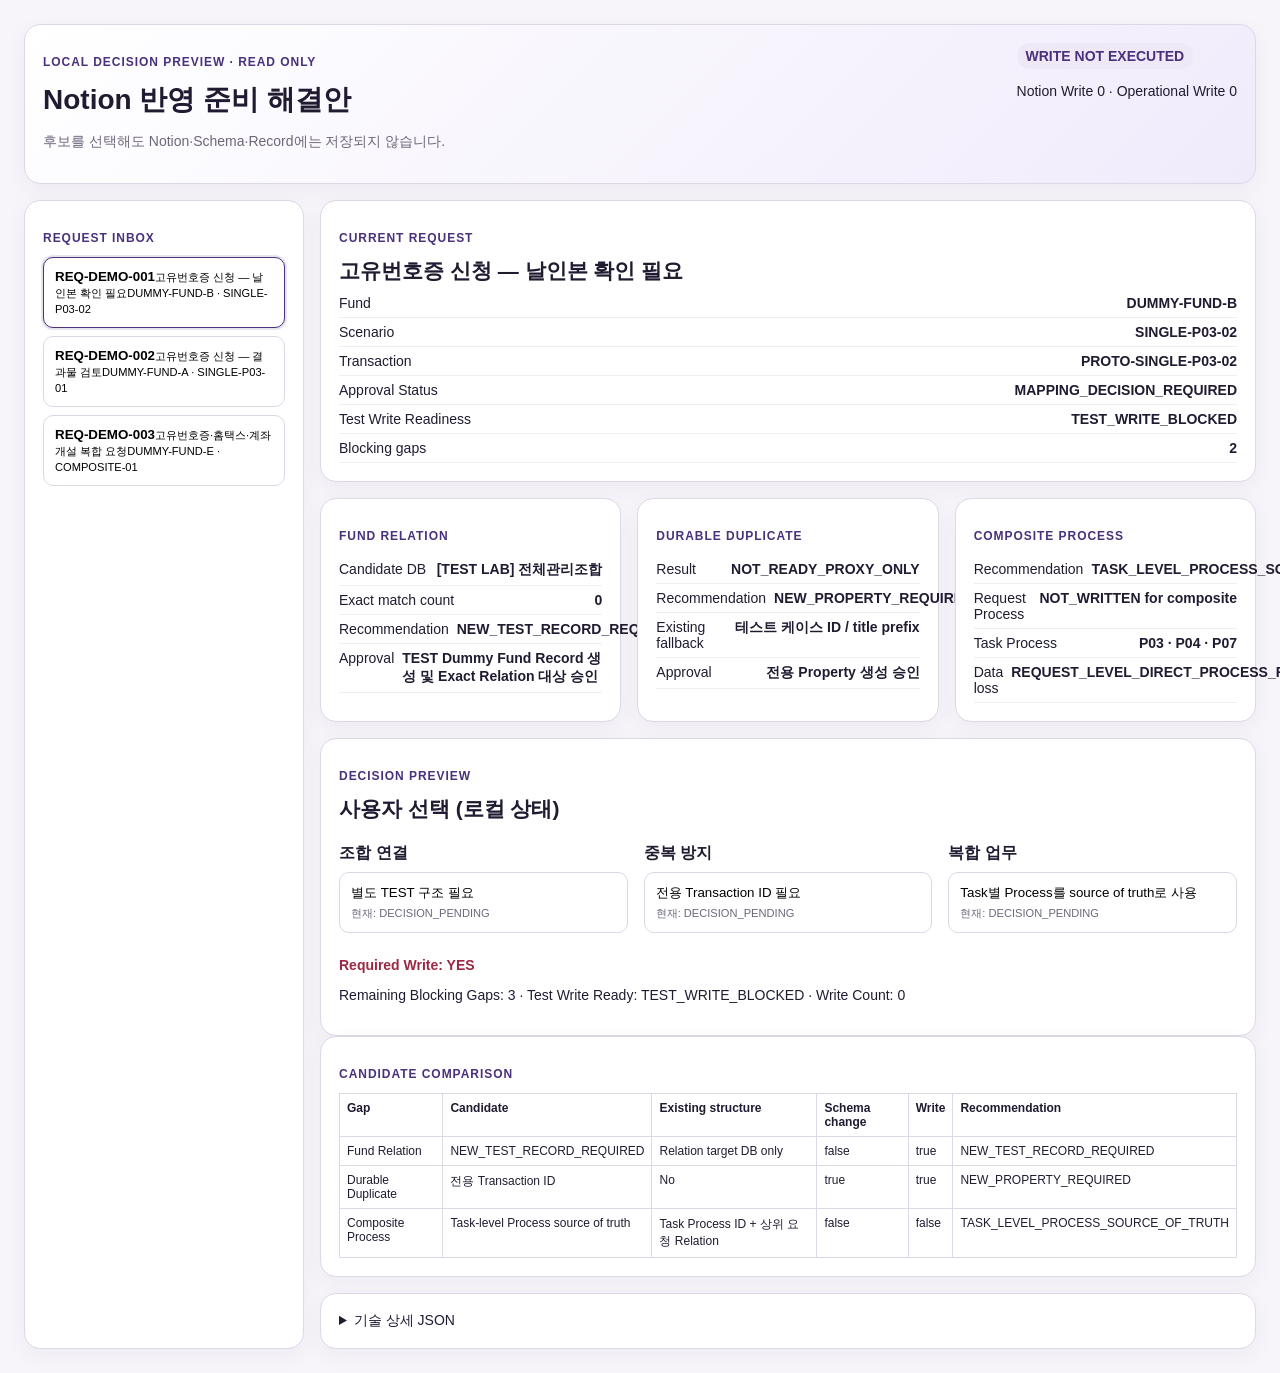
<file: plugins/vc-support-admin/reports/console-pilot/request-task-console-v0.4.2.html>
<!doctype html><html lang="ko"><meta charset="utf-8"><meta name="viewport" content="width=device-width,initial-scale=1"><title>Notion Mapping Gap Preview v0.4.2</title><style>
  :root{--p:#49317b;--ink:#211b31;--muted:#6d667a;--line:#ddd7e6;--bg:#f7f5fa;--danger:#9b2943}*{box-sizing:border-box}body{margin:0;background:var(--bg);color:var(--ink);font:14px Pretendard,Inter,Arial,sans-serif}.shell{max-width:1440px;margin:auto;padding:24px}.card{background:#fff;border:1px solid var(--line);border-radius:16px;padding:18px;box-shadow:0 7px 22px #39245a0d}.head{display:flex;justify-content:space-between;gap:20px;background:linear-gradient(135deg,#fff,#f0ebfb)}h1,h2,h3{margin:.2em 0}.eyebrow{color:var(--p);font-size:12px;font-weight:800;letter-spacing:.08em}.muted{color:var(--muted)}.badge{display:inline-block;padding:5px 9px;border-radius:999px;background:#eee8f7;color:var(--p);font-weight:800}.danger{color:var(--danger);font-weight:800}.layout{display:grid;grid-template-columns:280px 1fr;gap:16px;margin-top:16px}.inbox button,.choice button{display:block;width:100%;text-align:left;margin:8px 0;padding:11px;border:1px solid var(--line);background:#fff;border-radius:10px;cursor:pointer}.inbox button.selected,.choice button.selected{border-color:var(--p);box-shadow:0 0 0 2px #49317b22}.grid{display:grid;grid-template-columns:repeat(3,minmax(0,1fr));gap:16px;margin:16px 0}.fact{display:grid;grid-template-columns:1fr auto;gap:8px;padding:6px 0;border-bottom:1px solid #eee}.choice small{display:block;color:var(--muted);margin-top:4px}.table{overflow:auto}table{border-collapse:collapse;width:100%;font-size:12px}th,td{border:1px solid var(--line);padding:7px;text-align:left;vertical-align:top}.footer{margin-top:16px}@media(max-width:900px){.layout,.grid{grid-template-columns:1fr}.head{display:block}}
  </style><body><main class="shell"><header class="card head"><div><p class="eyebrow">LOCAL DECISION PREVIEW · READ ONLY</p><h1>Notion 반영 준비 해결안</h1><p class="muted">후보를 선택해도 Notion·Schema·Record에는 저장되지 않습니다.</p></div><div><span class="badge">WRITE NOT EXECUTED</span><p>Notion Write 0 · Operational Write 0</p></div></header><div class="layout"><aside class="card inbox"><p class="eyebrow">REQUEST INBOX</p><div id="inbox"></div></aside><section><article class="card"><p class="eyebrow">CURRENT REQUEST</p><h2 id="request-title"></h2><div id="summary"></div></article><div class="grid"><article class="card"><p class="eyebrow">FUND RELATION</p><div id="fund"></div></article><article class="card"><p class="eyebrow">DURABLE DUPLICATE</p><div id="duplicate"></div></article><article class="card"><p class="eyebrow">COMPOSITE PROCESS</p><div id="composite"></div></article></div><article class="card"><p class="eyebrow">DECISION PREVIEW</p><h2>사용자 선택 (로컬 상태)</h2><div id="choices" class="grid"></div><div id="decision" class="footer"></div></article><article class="card"><p class="eyebrow">CANDIDATE COMPARISON</p><div class="table"><table><thead><tr><th>Gap</th><th>Candidate</th><th>Existing structure</th><th>Schema change</th><th>Write</th><th>Recommendation</th></tr></thead><tbody id="comparison"></tbody></table></div></article><details class="card footer"><summary>기술 상세 JSON</summary><pre id="raw"></pre></details></section></div></main><script>const DATA={"REQ-DEMO-001":{"preview":{"ok":true,"skill_id":"admin-process-prototype-replay","schema_version":"prototype-replay/1","scenario_id":"SINGLE-P03-02","transaction_id":"PROTO-SINGLE-P03-02","mode":"single","conformance_claim":{"contract_id":"PROTOTYPE-SCENARIO-CONTRACT-V0.1","manifest_hash":"3cb20f707649e3d628bdc0e2ce2d32c67cb27430a0de47a1bafc5a806be3402d","batch_id":"A-CP25-B18","contract_scenario_coverage":6,"implemented_scenario_coverage":3,"implemented_scenarios":["SINGLE-P03-01","SINGLE-P03-02","COMPOSITE-01"],"not_implemented_scenarios":["SINGLE-P07-01","SINGLE-P08-01","COMPOSITE-02"],"reference_recorded_for_traceability":true,"prototype_scope":3,"claimed":false,"reason":"Three of six contract scenarios are implemented; the manifest reference is traceability metadata, not a conformance certification."},"ui_auxiliary_state":{"notion_status_values":["진행 중"],"notion_status_classification":"TASK_OR_UI_AUXILIARY_STATE","is_canonical_skill_stage":false},"process_instances":[{"lane_id":"SINGLE-P03-02/P03","process_id":"P03","stage":"BLOCKED","mapping_status":"CONFIRMED","operational_relation":"NONE","completion_candidate":false,"candidate_reason":null}],"request":{"request_text":"DUMMY-FUND-B의 고유번호증 신청 건을 확인해줘.\n신청서 초안은 있지만 날인본 원본은 아직 준비되지 않았어.","transaction_id":"PROTO-SINGLE-P03-02","scenario_id":"SINGLE-P03-02","dummy_fund_id":"DUMMY-FUND-B","process_ids":["P03"],"preview_only":true,"missing_information":[],"clarification_question":null,"overall_status":"BLOCKED"},"request_instances":[{"lane_id":"SINGLE-P03-02/P03","process_id":"P03","request_completion_allowed":false}],"task_instances":[{"lane_id":"SINGLE-P03-02/P03","process_id":"P03","operational_task_id":"P03-T03","actor":"사람 확인","next_action":"유효한 날인본 원본 재수집","blocker":"날인본 원본 미확보","stage":"BLOCKED","completion_allowed":false}],"tasks":[{"operational_task_id":"P03-T03","process_id":"P03","stage":"BLOCKED","actor":"사람 확인","next_action":"유효한 날인본 원본 재수집","blocker":"날인본 원본 미확보","completion_condition":"날인본 원본과 필수 날인 위치가 확인됐나요?","completion_evidence":["EV-P03-SUBMISSION"],"completion_candidate":false,"completion_allowed":false}],"evidence_decisions":[{"lane_id":"SINGLE-P03-02/P03","evidence_id":"EV-P03-SUBMISSION","evidence_type":"SUBMISSION_PACKAGE","evidence_result":"VALID","legacy_evidence_type":"SUBMISSION_PACKAGE","legacy_fixture_state":"PRESENT_VALID","required_for_completion":true,"evidence_judgment":"확인됨","validity":"VALID","human_confirmation_required":false,"source":"SYNTHETIC_FIXTURE"},{"lane_id":"SINGLE-P03-02/P03","evidence_id":"EV-P03-STAMPED","evidence_type":"STAMPED_ORIGINAL","evidence_result":"MISSING","legacy_evidence_type":"STAMPED_DOCUMENT","legacy_fixture_state":"ABSENT","required_for_completion":true,"evidence_judgment":"MISSING","validity":"MISSING","human_confirmation_required":true,"source":"SYNTHETIC_FIXTURE"}],"evidence_validity":[{"lane_id":"SINGLE-P03-02/P03","evidence_id":"EV-P03-SUBMISSION","validity":"VALID"},{"lane_id":"SINGLE-P03-02/P03","evidence_id":"EV-P03-STAMPED","validity":"MISSING"}],"human_confirmation":[{"lane_id":"SINGLE-P03-02/P03","operational_task_id":"P03-T03","question":"날인본 원본과 필수 날인 위치가 확인됐나요?","actor":"사람 확인","approval_required":true,"completion_allowed":false}],"interaction":{"clarification_required":false,"human_confirmation_required":true,"questions":["날인본 원본과 필수 날인 위치가 확인됐나요?"]},"actor_transitions":[{"lane_id":"SINGLE-P03-02/P03","actor":"사람 확인","stage":"BLOCKED"}],"next_actions":[{"lane_id":"SINGLE-P03-02/P03","next_action":"유효한 날인본 원본 재수집"}],"blockers":[{"lane_id":"SINGLE-P03-02/P03","blocker":"날인본 원본 미확보"}],"snapshot_timeline":[{"stage":"RECEIVED","lane_id":"SINGLE-P03-02/P03"},{"stage":"EVIDENCE_REVIEW","lane_id":"SINGLE-P03-02/P03"},{"stage":"HUMAN_CONFIRMATION","lane_id":"SINGLE-P03-02/P03","actor":"사람 확인","question":"날인본 원본과 필수 날인 위치가 확인됐나요?","blocker":"날인본 원본 미확보","next_action":"유효한 날인본 원본 재수집","completion_candidate":false,"completion_allowed":false,"request_completion_allowed":false},{"stage":"BLOCKED","lane_id":"SINGLE-P03-02/P03","error_code":"MISSING_REQUIRED_EVIDENCE"}],"expected_actual":{"source":"SYNTHETIC_FIXTURE_EXPECTATIONS","expected_source":"scenario.expectations","comparison_ready":true,"entries":[{"check_id":"SINGLE-P03-02/P03:stage","lane_id":"SINGLE-P03-02/P03","property":"stage","expected":"BLOCKED","actual":"BLOCKED","comparison_mode":"EXACT","result":"EXACT_MATCH"},{"check_id":"SINGLE-P03-02/P03:completion_candidate","lane_id":"SINGLE-P03-02/P03","property":"completion_candidate","expected":false,"actual":false,"comparison_mode":"EXACT","result":"EXACT_MATCH"},{"check_id":"SINGLE-P03-02/P03:request_completion_allowed","lane_id":"SINGLE-P03-02/P03","property":"request_completion_allowed","expected":false,"actual":false,"comparison_mode":"EXACT","result":"EXACT_MATCH"}],"mismatch_count":0},"completion_candidate":false,"completion_allowed":false,"request_completion_allowed":false,"downstream_auto_completion":false,"operational_write_allowed":false,"next_process_candidates":[],"duplicate_result":{"replay_key":"PROTO-SINGLE-P03-02","result":"NO_NEW_RECORDS_PREVIEW_ONLY","validation_scope":"PASS_IN_PREVIEW_FIXTURE","persistent_store_duplicate_observation":"PERSISTENT_STORE_DUPLICATE_OBSERVATION_NOT_RUN","duplicates_created":0,"new_records":0,"new_duplicates":0,"limitation":"Pure preview reducer does not observe a persistent record store."},"resume_contract":[{"lane_id":"SINGLE-P03-02/P03","resume_scope":"SINGLE-P03-02/P03","allowed":true,"reason":"MISSING_REQUIRED_EVIDENCE"}],"errors":[{"lane_id":"SINGLE-P03-02/P03","code":"MISSING_REQUIRED_EVIDENCE","evidence_id":"EV-P03-STAMPED"}],"execution":{"operational_write_allowed":false,"operational_write_count":0,"request_completion_allowed":false,"downstream_auto_completion":false,"notion_write_enabled":false,"notion_write_count":0},"write_plan":{"mode":"preview_only","approval_required_for_future_write":true,"operations":[],"actual_write_count":0},"write_counts":{"notion":0,"drive":0,"slack":0,"file":0,"total":0},"connector_calls":{"notion":0,"drive":0,"slack":0,"total":0},"write_count":0,"operational_write_count":0,"request_id":"REQ-DEMO-001","demo_request":{"request_id":"REQ-DEMO-001","title":"고유번호증 신청 — 날인본 확인 필요","scenario_id":"SINGLE-P03-02","dummy_fund_id":"DUMMY-FUND-B","display_status":"확인 필요","source_mode":"NATURAL_LANGUAGE_PREVIEW","current_actor":"사람 확인","has_blocker":true,"request_text":"DUMMY-FUND-B의 고유번호증 신청 건을 확인해줘.\n신청서 초안은 있지만 날인본 원본은 아직 준비되지 않았어."},"source_mode":"NATURAL_LANGUAGE_PREVIEW","evidence":[{"lane_id":"SINGLE-P03-02/P03","evidence_id":"EV-P03-SUBMISSION","evidence_type":"SUBMISSION_PACKAGE","evidence_result":"VALID","legacy_evidence_type":"SUBMISSION_PACKAGE","legacy_fixture_state":"PRESENT_VALID","required_for_completion":true,"evidence_judgment":"확인됨","validity":"VALID","human_confirmation_required":false,"source":"SYNTHETIC_FIXTURE"},{"lane_id":"SINGLE-P03-02/P03","evidence_id":"EV-P03-STAMPED","evidence_type":"STAMPED_ORIGINAL","evidence_result":"MISSING","legacy_evidence_type":"STAMPED_DOCUMENT","legacy_fixture_state":"ABSENT","required_for_completion":true,"evidence_judgment":"MISSING","validity":"MISSING","human_confirmation_required":true,"source":"SYNTHETIC_FIXTURE"}],"manifest":{"contract_id":"PROTOTYPE-SCENARIO-CONTRACT-V0.1","manifest_hash":"3cb20f707649e3d628bdc0e2ce2d32c67cb27430a0de47a1bafc5a806be3402d","batch_id":"A-CP25-B18","contract_scenario_coverage":6,"implemented_scenario_coverage":3,"implemented_scenarios":["SINGLE-P03-01","SINGLE-P03-02","COMPOSITE-01"],"not_implemented_scenarios":["SINGLE-P07-01","SINGLE-P08-01","COMPOSITE-02"],"reference_recorded_for_traceability":true,"prototype_scope":3,"claimed":false,"reason":"Three of six contract scenarios are implemented; the manifest reference is traceability metadata, not a conformance certification."},"schema_source":"APPROVED_SESSION_TOOL_READ_ONLY","snapshot_id":"A-CP25-G25-NOTION-LIVE-READ-2026-08-03","schema_requery_kst":"2026-08-03 10:17:07 KST","backend_mode":"NOTION_LIVE_READ_PREVIEW","notion_read_enabled":true,"notion_write_enabled":false,"notion_write_count":0,"notion_schema":"LIVE_READ_ONLY_SESSION_SNAPSHOT","notion_backend":"READ_ONLY","request_db":"[TEST LAB] 지원팀 업무요청","task_db":"[TEST LAB] 지원팀 Task","dummy_fund_db":"[TEST LAB] TO DO LIST (FUND)","display_mapping":{"RECEIVED":"요청 접수","INFORMATION_CHECK":"확인 필요","EVIDENCE_REVIEW":"확인 필요","HUMAN_CONFIRMATION":"확인 필요","EXTERNAL_WAIT":"외부 대기","RESULT_REVIEW":"진행 가능","NEXT_PROCESS":"진행 가능","COMPLETION_CANDIDATE":"완료 후보","BLOCKED":"중단"},"console_version":"PILOT v0.4.1"},"gap":{"ok":true,"console_version":"PILOT v0.4.2","schema_read_at_kst":"2026-08-03 11:10:02 KST","schema_source":"APPROVED_SESSION_TOOL_READ_ONLY","request_id":"REQ-DEMO-001","scenario_id":"SINGLE-P03-02","fund_relation":{"dummy_fund_id":"DUMMY-FUND-B","candidate_db":"[TEST LAB] 전체관리조합","candidate_property":"조합명 / 테스트 케이스 ID","match_query":"Exact match only","match_count":0,"matched_page_id":"NOT_FOUND","candidates":[{"id":"existing_exact","label":"기존 TEST Record Exact Match","result":"NO_MATCH","relation_safe":false,"schema_change_required":false,"write_required":false},{"id":"test_identifier","label":"기존 테스트 식별 Property","result":"CONFIRM_REQUIRED","relation_safe":false,"schema_change_required":false,"write_required":false,"note":"추가 SQL 조회는 workspace usage limit으로 미실행"},{"id":"text_only","label":"Relation 없이 Text Snapshot","result":"TEXT_ONLY_FALLBACK_CANDIDATE","relation_safe":false,"schema_change_required":false,"write_required":false,"note":"Relation 검증 완료를 의미하지 않음"},{"id":"new_test_record","label":"새 TEST Dummy Fund Record","result":"NEW_TEST_RECORD_REQUIRED","relation_safe":true,"schema_change_required":false,"write_required":true,"note":"사용자 승인 전 생성 금지"}],"recommendation":"NEW_TEST_RECORD_REQUIRED","blocking":true,"required_approval":"TEST Dummy Fund Record 생성 및 Exact Relation 대상 승인"},"transaction_candidates":[{"id":"test_case_id","property":"Request/Task 테스트 케이스 ID","type":"text","result":"CONFIRM_REQUIRED","durable":false,"reason":"기존 Text지만 Transaction ID 용도로 확정되지 않음","schema_change_required":false},{"id":"title_prefix","property":"Request 요청명","type":"title","result":"TITLE_PREFIX_FALLBACK","durable":false,"reason":"표시명 수정으로 손상될 수 있어 durable key가 아님","schema_change_required":false},{"id":"task_proxy","property":"Operational Task ID + 상위 요청","type":"text + relation","result":"COMPOSITE_PROXY_ONLY","durable":false,"reason":"Request 재실행을 단일 키로 Exact query할 수 없음","schema_change_required":false},{"id":"new_transaction_id","property":"전용 Transaction ID","type":"text","result":"NEW_PROPERTY_REQUIRED","durable":true,"reason":"Persistent exact query 및 Request-Task 추적에 필요한 전용 식별자","schema_change_required":true}],"durable_duplicate_result":"NOT_READY_PROXY_ONLY","composite_process_candidates":[{"id":"representative_process","result":"BLOCKED","request_process":"대표 Process 1개","task_process":"P03/P04/P07","data_loss":true,"schema_change_required":true,"reason":"Request Process ID는 단일 Select이고 복합 Option이 확인되지 않음"},{"id":"task_level_process","result":"TASK_LEVEL_PROCESS_SOURCE_OF_TRUTH","request_process":"NOT_WRITTEN; 요청명/요약에 복합 업무 표기","task_process":"P03/P04/P07 each on Task Process ID","data_loss":false,"schema_change_required":false,"reason":"Task Process ID와 상위 요청 Relation을 기존 구조로 재사용"},{"id":"text_snapshot","result":"TEXT_SNAPSHOT_FALLBACK","request_process":"요청 배경 Text","task_process":"P03/P04/P07","data_loss":true,"schema_change_required":false,"reason":"필터·집계의 구조적 Process 값은 보장하지 않음"},{"id":"new_multiselect","result":"NEW_PROPERTY_REQUIRED","request_process":"새 Multi-select","task_process":"P03/P04/P07","data_loss":false,"schema_change_required":true,"reason":"이번 TAP에서는 생성 금지"}],"composite_process_recommendation":"TASK_LEVEL_PROCESS_SOURCE_OF_TRUTH","composite_data_loss_result":"REQUEST_LEVEL_DIRECT_PROCESS_FILTER_NOT_AVAILABLE","candidate_comparison":[{"gap":"Fund Relation","candidate":"NEW_TEST_RECORD_REQUIRED","existing_structure_reused":"Relation target DB only","data_loss":"None after new TEST record","duplicate_safety":"N/A","relation_safety":"BLOCKED","schema_change_required":false,"write_required":true,"operational_risk":"Low TEST-only after approval","recommendation":"NEW_TEST_RECORD_REQUIRED","user_approval_required":true},{"gap":"Durable Duplicate","candidate":"전용 Transaction ID","existing_structure_reused":"No","data_loss":"None","duplicate_safety":"DURABLE_READY only after property","relation_safety":"Request-Task relation reusable","schema_change_required":true,"write_required":true,"operational_risk":"Schema semantic decision","recommendation":"NEW_PROPERTY_REQUIRED","user_approval_required":true},{"gap":"Composite Process","candidate":"Task-level Process source of truth","existing_structure_reused":"Task Process ID + 상위 요청 Relation","data_loss":"Request-level direct Process filter unavailable","duplicate_safety":"N/A","relation_safety":"PASS_PLANNED_RELATION","schema_change_required":false,"write_required":false,"operational_risk":"User decision required","recommendation":"TASK_LEVEL_PROCESS_SOURCE_OF_TRUTH","user_approval_required":false}],"required_approvals":["TEST Dummy Fund Record 생성 및 Exact Relation 대상 승인","전용 Transaction ID Property 생성 승인"],"blocking_gaps":["fund_relation","durable_duplicate"],"blocking_gap_count":2,"approval_status":"MAPPING_DECISION_REQUIRED","test_write_readiness":"TEST_WRITE_BLOCKED","proposed_decisions":{"fund_relation":"DECISION_PENDING","durable_duplicate":"DECISION_PENDING","composite_process":"NOT_APPLICABLE"},"write_count":0,"notion_write_count":0,"operational_write_count":0,"operational_write_allowed":false,"preview_output":{"ok":true,"skill_id":"admin-process-prototype-replay","schema_version":"prototype-replay/1","scenario_id":"SINGLE-P03-02","transaction_id":"PROTO-SINGLE-P03-02","mode":"single","conformance_claim":{"contract_id":"PROTOTYPE-SCENARIO-CONTRACT-V0.1","manifest_hash":"3cb20f707649e3d628bdc0e2ce2d32c67cb27430a0de47a1bafc5a806be3402d","batch_id":"A-CP25-B18","contract_scenario_coverage":6,"implemented_scenario_coverage":3,"implemented_scenarios":["SINGLE-P03-01","SINGLE-P03-02","COMPOSITE-01"],"not_implemented_scenarios":["SINGLE-P07-01","SINGLE-P08-01","COMPOSITE-02"],"reference_recorded_for_traceability":true,"prototype_scope":3,"claimed":false,"reason":"Three of six contract scenarios are implemented; the manifest reference is traceability metadata, not a conformance certification."},"ui_auxiliary_state":{"notion_status_values":["진행 중"],"notion_status_classification":"TASK_OR_UI_AUXILIARY_STATE","is_canonical_skill_stage":false},"process_instances":[{"lane_id":"SINGLE-P03-02/P03","process_id":"P03","stage":"BLOCKED","mapping_status":"CONFIRMED","operational_relation":"NONE","completion_candidate":false,"candidate_reason":null}],"request":{"request_text":"DUMMY-FUND-B의 고유번호증 신청 건을 확인해줘.\n신청서 초안은 있지만 날인본 원본은 아직 준비되지 않았어.","transaction_id":"PROTO-SINGLE-P03-02","scenario_id":"SINGLE-P03-02","dummy_fund_id":"DUMMY-FUND-B","process_ids":["P03"],"preview_only":true,"missing_information":[],"clarification_question":null,"overall_status":"BLOCKED"},"request_instances":[{"lane_id":"SINGLE-P03-02/P03","process_id":"P03","request_completion_allowed":false}],"task_instances":[{"lane_id":"SINGLE-P03-02/P03","process_id":"P03","operational_task_id":"P03-T03","actor":"사람 확인","next_action":"유효한 날인본 원본 재수집","blocker":"날인본 원본 미확보","stage":"BLOCKED","completion_allowed":false}],"tasks":[{"operational_task_id":"P03-T03","process_id":"P03","stage":"BLOCKED","actor":"사람 확인","next_action":"유효한 날인본 원본 재수집","blocker":"날인본 원본 미확보","completion_condition":"날인본 원본과 필수 날인 위치가 확인됐나요?","completion_evidence":["EV-P03-SUBMISSION"],"completion_candidate":false,"completion_allowed":false}],"evidence_decisions":[{"lane_id":"SINGLE-P03-02/P03","evidence_id":"EV-P03-SUBMISSION","evidence_type":"SUBMISSION_PACKAGE","evidence_result":"VALID","legacy_evidence_type":"SUBMISSION_PACKAGE","legacy_fixture_state":"PRESENT_VALID","required_for_completion":true,"evidence_judgment":"확인됨","validity":"VALID","human_confirmation_required":false,"source":"SYNTHETIC_FIXTURE"},{"lane_id":"SINGLE-P03-02/P03","evidence_id":"EV-P03-STAMPED","evidence_type":"STAMPED_ORIGINAL","evidence_result":"MISSING","legacy_evidence_type":"STAMPED_DOCUMENT","legacy_fixture_state":"ABSENT","required_for_completion":true,"evidence_judgment":"MISSING","validity":"MISSING","human_confirmation_required":true,"source":"SYNTHETIC_FIXTURE"}],"evidence_validity":[{"lane_id":"SINGLE-P03-02/P03","evidence_id":"EV-P03-SUBMISSION","validity":"VALID"},{"lane_id":"SINGLE-P03-02/P03","evidence_id":"EV-P03-STAMPED","validity":"MISSING"}],"human_confirmation":[{"lane_id":"SINGLE-P03-02/P03","operational_task_id":"P03-T03","question":"날인본 원본과 필수 날인 위치가 확인됐나요?","actor":"사람 확인","approval_required":true,"completion_allowed":false}],"interaction":{"clarification_required":false,"human_confirmation_required":true,"questions":["날인본 원본과 필수 날인 위치가 확인됐나요?"]},"actor_transitions":[{"lane_id":"SINGLE-P03-02/P03","actor":"사람 확인","stage":"BLOCKED"}],"next_actions":[{"lane_id":"SINGLE-P03-02/P03","next_action":"유효한 날인본 원본 재수집"}],"blockers":[{"lane_id":"SINGLE-P03-02/P03","blocker":"날인본 원본 미확보"}],"snapshot_timeline":[{"stage":"RECEIVED","lane_id":"SINGLE-P03-02/P03"},{"stage":"EVIDENCE_REVIEW","lane_id":"SINGLE-P03-02/P03"},{"stage":"HUMAN_CONFIRMATION","lane_id":"SINGLE-P03-02/P03","actor":"사람 확인","question":"날인본 원본과 필수 날인 위치가 확인됐나요?","blocker":"날인본 원본 미확보","next_action":"유효한 날인본 원본 재수집","completion_candidate":false,"completion_allowed":false,"request_completion_allowed":false},{"stage":"BLOCKED","lane_id":"SINGLE-P03-02/P03","error_code":"MISSING_REQUIRED_EVIDENCE"}],"expected_actual":{"source":"SYNTHETIC_FIXTURE_EXPECTATIONS","expected_source":"scenario.expectations","comparison_ready":true,"entries":[{"check_id":"SINGLE-P03-02/P03:stage","lane_id":"SINGLE-P03-02/P03","property":"stage","expected":"BLOCKED","actual":"BLOCKED","comparison_mode":"EXACT","result":"EXACT_MATCH"},{"check_id":"SINGLE-P03-02/P03:completion_candidate","lane_id":"SINGLE-P03-02/P03","property":"completion_candidate","expected":false,"actual":false,"comparison_mode":"EXACT","result":"EXACT_MATCH"},{"check_id":"SINGLE-P03-02/P03:request_completion_allowed","lane_id":"SINGLE-P03-02/P03","property":"request_completion_allowed","expected":false,"actual":false,"comparison_mode":"EXACT","result":"EXACT_MATCH"}],"mismatch_count":0},"completion_candidate":false,"completion_allowed":false,"request_completion_allowed":false,"downstream_auto_completion":false,"operational_write_allowed":false,"next_process_candidates":[],"duplicate_result":{"replay_key":"PROTO-SINGLE-P03-02","result":"NO_NEW_RECORDS_PREVIEW_ONLY","validation_scope":"PASS_IN_PREVIEW_FIXTURE","persistent_store_duplicate_observation":"PERSISTENT_STORE_DUPLICATE_OBSERVATION_NOT_RUN","duplicates_created":0,"new_records":0,"new_duplicates":0,"limitation":"Pure preview reducer does not observe a persistent record store."},"resume_contract":[{"lane_id":"SINGLE-P03-02/P03","resume_scope":"SINGLE-P03-02/P03","allowed":true,"reason":"MISSING_REQUIRED_EVIDENCE"}],"errors":[{"lane_id":"SINGLE-P03-02/P03","code":"MISSING_REQUIRED_EVIDENCE","evidence_id":"EV-P03-STAMPED"}],"execution":{"operational_write_allowed":false,"operational_write_count":0,"request_completion_allowed":false,"downstream_auto_completion":false,"notion_write_enabled":false,"notion_write_count":0},"write_plan":{"mode":"preview_only","approval_required_for_future_write":true,"operations":[],"actual_write_count":0},"write_counts":{"notion":0,"drive":0,"slack":0,"file":0,"total":0},"connector_calls":{"notion":0,"drive":0,"slack":0,"total":0},"write_count":0,"operational_write_count":0,"request_id":"REQ-DEMO-001","demo_request":{"request_id":"REQ-DEMO-001","title":"고유번호증 신청 — 날인본 확인 필요","scenario_id":"SINGLE-P03-02","dummy_fund_id":"DUMMY-FUND-B","display_status":"확인 필요","source_mode":"NATURAL_LANGUAGE_PREVIEW","current_actor":"사람 확인","has_blocker":true,"request_text":"DUMMY-FUND-B의 고유번호증 신청 건을 확인해줘.\n신청서 초안은 있지만 날인본 원본은 아직 준비되지 않았어."},"source_mode":"NATURAL_LANGUAGE_PREVIEW","evidence":[{"lane_id":"SINGLE-P03-02/P03","evidence_id":"EV-P03-SUBMISSION","evidence_type":"SUBMISSION_PACKAGE","evidence_result":"VALID","legacy_evidence_type":"SUBMISSION_PACKAGE","legacy_fixture_state":"PRESENT_VALID","required_for_completion":true,"evidence_judgment":"확인됨","validity":"VALID","human_confirmation_required":false,"source":"SYNTHETIC_FIXTURE"},{"lane_id":"SINGLE-P03-02/P03","evidence_id":"EV-P03-STAMPED","evidence_type":"STAMPED_ORIGINAL","evidence_result":"MISSING","legacy_evidence_type":"STAMPED_DOCUMENT","legacy_fixture_state":"ABSENT","required_for_completion":true,"evidence_judgment":"MISSING","validity":"MISSING","human_confirmation_required":true,"source":"SYNTHETIC_FIXTURE"}],"manifest":{"contract_id":"PROTOTYPE-SCENARIO-CONTRACT-V0.1","manifest_hash":"3cb20f707649e3d628bdc0e2ce2d32c67cb27430a0de47a1bafc5a806be3402d","batch_id":"A-CP25-B18","contract_scenario_coverage":6,"implemented_scenario_coverage":3,"implemented_scenarios":["SINGLE-P03-01","SINGLE-P03-02","COMPOSITE-01"],"not_implemented_scenarios":["SINGLE-P07-01","SINGLE-P08-01","COMPOSITE-02"],"reference_recorded_for_traceability":true,"prototype_scope":3,"claimed":false,"reason":"Three of six contract scenarios are implemented; the manifest reference is traceability metadata, not a conformance certification."},"schema_source":"APPROVED_SESSION_TOOL_READ_ONLY","snapshot_id":"A-CP25-G25-NOTION-LIVE-READ-2026-08-03","schema_requery_kst":"2026-08-03 10:17:07 KST","backend_mode":"NOTION_LIVE_READ_PREVIEW","notion_read_enabled":true,"notion_write_enabled":false,"notion_write_count":0,"notion_schema":"LIVE_READ_ONLY_SESSION_SNAPSHOT","notion_backend":"READ_ONLY","request_db":"[TEST LAB] 지원팀 업무요청","task_db":"[TEST LAB] 지원팀 Task","dummy_fund_db":"[TEST LAB] TO DO LIST (FUND)","display_mapping":{"RECEIVED":"요청 접수","INFORMATION_CHECK":"확인 필요","EVIDENCE_REVIEW":"확인 필요","HUMAN_CONFIRMATION":"확인 필요","EXTERNAL_WAIT":"외부 대기","RESULT_REVIEW":"진행 가능","NEXT_PROCESS":"진행 가능","COMPLETION_CANDIDATE":"완료 후보","BLOCKED":"중단"},"console_version":"PILOT v0.4.1"},"snapshot_id":"A-CP25-G25-NOTION-LIVE-READ-2026-08-03","schema_requery_kst":"2026-08-03 10:17:07 KST","backend_mode":"NOTION_LIVE_READ_PREVIEW","notion_read_enabled":true,"notion_write_enabled":false,"notion_schema":"LIVE_READ_ONLY_SESSION_SNAPSHOT","notion_backend":"READ_ONLY","request_db":"[TEST LAB] 지원팀 업무요청","task_db":"[TEST LAB] 지원팀 Task","dummy_fund_db":"[TEST LAB] TO DO LIST (FUND)","execution":{"notion_write_enabled":false,"notion_write_count":0,"operational_write_allowed":false,"operational_write_count":0,"request_completion_allowed":false,"downstream_auto_completion":false}}},"REQ-DEMO-002":{"preview":{"ok":true,"skill_id":"admin-process-prototype-replay","schema_version":"prototype-replay/1","scenario_id":"SINGLE-P03-01","transaction_id":"PROTO-SINGLE-P03-01","mode":"single","conformance_claim":{"contract_id":"PROTOTYPE-SCENARIO-CONTRACT-V0.1","manifest_hash":"3cb20f707649e3d628bdc0e2ce2d32c67cb27430a0de47a1bafc5a806be3402d","batch_id":"A-CP25-B18","contract_scenario_coverage":6,"implemented_scenario_coverage":3,"implemented_scenarios":["SINGLE-P03-01","SINGLE-P03-02","COMPOSITE-01"],"not_implemented_scenarios":["SINGLE-P07-01","SINGLE-P08-01","COMPOSITE-02"],"reference_recorded_for_traceability":true,"prototype_scope":3,"claimed":false,"reason":"Three of six contract scenarios are implemented; the manifest reference is traceability metadata, not a conformance certification."},"ui_auxiliary_state":{"notion_status_values":["진행 중"],"notion_status_classification":"TASK_OR_UI_AUXILIARY_STATE","is_canonical_skill_stage":false},"process_instances":[{"lane_id":"SINGLE-P03-01/P03","process_id":"P03","stage":"COMPLETION_CANDIDATE","mapping_status":"CONFIRMED","operational_relation":"NONE","completion_candidate":true,"candidate_reason":"저장·전달 Evidence 확인 필요"}],"request":{"request_text":"고유번호증 신청 — 결과물 검토","transaction_id":"PROTO-SINGLE-P03-01","scenario_id":"SINGLE-P03-01","dummy_fund_id":"DUMMY-FUND-A","process_ids":["P03"],"preview_only":true,"missing_information":[],"clarification_question":null,"overall_status":"IN_PROGRESS"},"request_instances":[{"lane_id":"SINGLE-P03-01/P03","process_id":"P03","request_completion_allowed":false}],"task_instances":[{"lane_id":"SINGLE-P03-01/P03","process_id":"P03","operational_task_id":"P03-T06","actor":"지원팀","next_action":"저장·전달 Evidence 확인","blocker":"","stage":"COMPLETION_CANDIDATE","completion_allowed":false}],"tasks":[{"operational_task_id":"P03-T06","process_id":"P03","stage":"COMPLETION_CANDIDATE","actor":"지원팀","next_action":"저장·전달 Evidence 확인","blocker":"","completion_condition":"필수 Evidence 확인","completion_evidence":["EV-P03-SUBMISSION","EV-P03-RECEIPT","EV-P03-RESULT"],"completion_candidate":true,"completion_allowed":false}],"evidence_decisions":[{"lane_id":"SINGLE-P03-01/P03","evidence_id":"EV-P03-SUBMISSION","evidence_type":"SUBMISSION_PACKAGE","evidence_result":"VALID","legacy_evidence_type":"SUBMISSION_PACKAGE","legacy_fixture_state":"PRESENT_VALID","required_for_completion":true,"evidence_judgment":"확인됨","validity":"VALID","human_confirmation_required":false,"source":"SYNTHETIC_FIXTURE"},{"lane_id":"SINGLE-P03-01/P03","evidence_id":"EV-P03-RECEIPT","evidence_type":"RECEIPT","evidence_result":"VALID","legacy_evidence_type":"RECEIPT","legacy_fixture_state":"PRESENT_VALID","required_for_completion":true,"evidence_judgment":"확인됨","validity":"VALID","human_confirmation_required":false,"source":"SYNTHETIC_FIXTURE"},{"lane_id":"SINGLE-P03-01/P03","evidence_id":"EV-P03-RESULT","evidence_type":"RESULT_DOCUMENT","evidence_result":"VALID","legacy_evidence_type":"RESULT_DOCUMENT","legacy_fixture_state":"PRESENT_VALID","required_for_completion":true,"evidence_judgment":"확인됨","validity":"VALID","human_confirmation_required":false,"source":"SYNTHETIC_FIXTURE"}],"evidence_validity":[{"lane_id":"SINGLE-P03-01/P03","evidence_id":"EV-P03-SUBMISSION","validity":"VALID"},{"lane_id":"SINGLE-P03-01/P03","evidence_id":"EV-P03-RECEIPT","validity":"VALID"},{"lane_id":"SINGLE-P03-01/P03","evidence_id":"EV-P03-RESULT","validity":"VALID"}],"human_confirmation":[],"interaction":{"clarification_required":false,"human_confirmation_required":false,"questions":[]},"actor_transitions":[{"lane_id":"SINGLE-P03-01/P03","actor":"지원팀","stage":"COMPLETION_CANDIDATE"}],"next_actions":[{"lane_id":"SINGLE-P03-01/P03","next_action":"저장·전달 Evidence 확인"}],"blockers":[],"snapshot_timeline":[{"stage":"RECEIVED","lane_id":"SINGLE-P03-01/P03"},{"stage":"EVIDENCE_REVIEW","lane_id":"SINGLE-P03-01/P03"},{"stage":"COMPLETION_CANDIDATE","lane_id":"SINGLE-P03-01/P03"}],"expected_actual":{"source":"SYNTHETIC_FIXTURE_EXPECTATIONS","expected_source":"scenario.expectations","comparison_ready":true,"entries":[{"check_id":"SINGLE-P03-01/P03:stage","lane_id":"SINGLE-P03-01/P03","property":"stage","expected":"COMPLETION_CANDIDATE","actual":"COMPLETION_CANDIDATE","comparison_mode":"EXACT","result":"EXACT_MATCH"},{"check_id":"SINGLE-P03-01/P03:completion_candidate","lane_id":"SINGLE-P03-01/P03","property":"completion_candidate","expected":true,"actual":true,"comparison_mode":"EXACT","result":"EXACT_MATCH"},{"check_id":"SINGLE-P03-01/P03:request_completion_allowed","lane_id":"SINGLE-P03-01/P03","property":"request_completion_allowed","expected":false,"actual":false,"comparison_mode":"EXACT","result":"EXACT_MATCH"}],"mismatch_count":0},"completion_candidate":true,"completion_allowed":false,"request_completion_allowed":false,"downstream_auto_completion":false,"operational_write_allowed":false,"next_process_candidates":[],"duplicate_result":{"replay_key":"PROTO-SINGLE-P03-01","result":"NO_NEW_RECORDS_PREVIEW_ONLY","validation_scope":"PASS_IN_PREVIEW_FIXTURE","persistent_store_duplicate_observation":"PERSISTENT_STORE_DUPLICATE_OBSERVATION_NOT_RUN","duplicates_created":0,"new_records":0,"new_duplicates":0,"limitation":"Pure preview reducer does not observe a persistent record store."},"resume_contract":[{"lane_id":"SINGLE-P03-01/P03","resume_scope":"SINGLE-P03-01/P03","allowed":false,"reason":"NO_RESUME_REQUIRED"}],"errors":[],"execution":{"operational_write_allowed":false,"operational_write_count":0,"request_completion_allowed":false,"downstream_auto_completion":false,"notion_write_enabled":false,"notion_write_count":0},"write_plan":{"mode":"preview_only","approval_required_for_future_write":true,"operations":[],"actual_write_count":0},"write_counts":{"notion":0,"drive":0,"slack":0,"file":0,"total":0},"connector_calls":{"notion":0,"drive":0,"slack":0,"total":0},"write_count":0,"operational_write_count":0,"request_id":"REQ-DEMO-002","demo_request":{"request_id":"REQ-DEMO-002","title":"고유번호증 신청 — 결과물 검토","scenario_id":"SINGLE-P03-01","dummy_fund_id":"DUMMY-FUND-A","display_status":"완료 후보","source_mode":"FIXTURE_PRESET","current_actor":"지원팀","has_blocker":false},"source_mode":"FIXTURE_PRESET","evidence":[{"lane_id":"SINGLE-P03-01/P03","evidence_id":"EV-P03-SUBMISSION","evidence_type":"SUBMISSION_PACKAGE","evidence_result":"VALID","legacy_evidence_type":"SUBMISSION_PACKAGE","legacy_fixture_state":"PRESENT_VALID","required_for_completion":true,"evidence_judgment":"확인됨","validity":"VALID","human_confirmation_required":false,"source":"SYNTHETIC_FIXTURE"},{"lane_id":"SINGLE-P03-01/P03","evidence_id":"EV-P03-RECEIPT","evidence_type":"RECEIPT","evidence_result":"VALID","legacy_evidence_type":"RECEIPT","legacy_fixture_state":"PRESENT_VALID","required_for_completion":true,"evidence_judgment":"확인됨","validity":"VALID","human_confirmation_required":false,"source":"SYNTHETIC_FIXTURE"},{"lane_id":"SINGLE-P03-01/P03","evidence_id":"EV-P03-RESULT","evidence_type":"RESULT_DOCUMENT","evidence_result":"VALID","legacy_evidence_type":"RESULT_DOCUMENT","legacy_fixture_state":"PRESENT_VALID","required_for_completion":true,"evidence_judgment":"확인됨","validity":"VALID","human_confirmation_required":false,"source":"SYNTHETIC_FIXTURE"}],"manifest":{"contract_id":"PROTOTYPE-SCENARIO-CONTRACT-V0.1","manifest_hash":"3cb20f707649e3d628bdc0e2ce2d32c67cb27430a0de47a1bafc5a806be3402d","batch_id":"A-CP25-B18","contract_scenario_coverage":6,"implemented_scenario_coverage":3,"implemented_scenarios":["SINGLE-P03-01","SINGLE-P03-02","COMPOSITE-01"],"not_implemented_scenarios":["SINGLE-P07-01","SINGLE-P08-01","COMPOSITE-02"],"reference_recorded_for_traceability":true,"prototype_scope":3,"claimed":false,"reason":"Three of six contract scenarios are implemented; the manifest reference is traceability metadata, not a conformance certification."},"schema_source":"APPROVED_SESSION_TOOL_READ_ONLY","snapshot_id":"A-CP25-G25-NOTION-LIVE-READ-2026-08-03","schema_requery_kst":"2026-08-03 10:17:07 KST","backend_mode":"NOTION_LIVE_READ_PREVIEW","notion_read_enabled":true,"notion_write_enabled":false,"notion_write_count":0,"notion_schema":"LIVE_READ_ONLY_SESSION_SNAPSHOT","notion_backend":"READ_ONLY","request_db":"[TEST LAB] 지원팀 업무요청","task_db":"[TEST LAB] 지원팀 Task","dummy_fund_db":"[TEST LAB] TO DO LIST (FUND)","display_mapping":{"RECEIVED":"요청 접수","INFORMATION_CHECK":"확인 필요","EVIDENCE_REVIEW":"확인 필요","HUMAN_CONFIRMATION":"확인 필요","EXTERNAL_WAIT":"외부 대기","RESULT_REVIEW":"진행 가능","NEXT_PROCESS":"진행 가능","COMPLETION_CANDIDATE":"완료 후보","BLOCKED":"중단"},"console_version":"PILOT v0.4.1"},"gap":{"ok":true,"console_version":"PILOT v0.4.2","schema_read_at_kst":"2026-08-03 11:10:02 KST","schema_source":"APPROVED_SESSION_TOOL_READ_ONLY","request_id":"REQ-DEMO-002","scenario_id":"SINGLE-P03-01","fund_relation":{"dummy_fund_id":"DUMMY-FUND-A","candidate_db":"[TEST LAB] 전체관리조합","candidate_property":"조합명 / 테스트 케이스 ID","match_query":"Exact match only","match_count":0,"matched_page_id":"NOT_FOUND","candidates":[{"id":"existing_exact","label":"기존 TEST Record Exact Match","result":"NO_MATCH","relation_safe":false,"schema_change_required":false,"write_required":false},{"id":"test_identifier","label":"기존 테스트 식별 Property","result":"CONFIRM_REQUIRED","relation_safe":false,"schema_change_required":false,"write_required":false,"note":"추가 SQL 조회는 workspace usage limit으로 미실행"},{"id":"text_only","label":"Relation 없이 Text Snapshot","result":"TEXT_ONLY_FALLBACK_CANDIDATE","relation_safe":false,"schema_change_required":false,"write_required":false,"note":"Relation 검증 완료를 의미하지 않음"},{"id":"new_test_record","label":"새 TEST Dummy Fund Record","result":"NEW_TEST_RECORD_REQUIRED","relation_safe":true,"schema_change_required":false,"write_required":true,"note":"사용자 승인 전 생성 금지"}],"recommendation":"NEW_TEST_RECORD_REQUIRED","blocking":true,"required_approval":"TEST Dummy Fund Record 생성 및 Exact Relation 대상 승인"},"transaction_candidates":[{"id":"test_case_id","property":"Request/Task 테스트 케이스 ID","type":"text","result":"CONFIRM_REQUIRED","durable":false,"reason":"기존 Text지만 Transaction ID 용도로 확정되지 않음","schema_change_required":false},{"id":"title_prefix","property":"Request 요청명","type":"title","result":"TITLE_PREFIX_FALLBACK","durable":false,"reason":"표시명 수정으로 손상될 수 있어 durable key가 아님","schema_change_required":false},{"id":"task_proxy","property":"Operational Task ID + 상위 요청","type":"text + relation","result":"COMPOSITE_PROXY_ONLY","durable":false,"reason":"Request 재실행을 단일 키로 Exact query할 수 없음","schema_change_required":false},{"id":"new_transaction_id","property":"전용 Transaction ID","type":"text","result":"NEW_PROPERTY_REQUIRED","durable":true,"reason":"Persistent exact query 및 Request-Task 추적에 필요한 전용 식별자","schema_change_required":true}],"durable_duplicate_result":"NOT_READY_PROXY_ONLY","composite_process_candidates":[{"id":"representative_process","result":"BLOCKED","request_process":"대표 Process 1개","task_process":"P03/P04/P07","data_loss":true,"schema_change_required":true,"reason":"Request Process ID는 단일 Select이고 복합 Option이 확인되지 않음"},{"id":"task_level_process","result":"TASK_LEVEL_PROCESS_SOURCE_OF_TRUTH","request_process":"NOT_WRITTEN; 요청명/요약에 복합 업무 표기","task_process":"P03/P04/P07 each on Task Process ID","data_loss":false,"schema_change_required":false,"reason":"Task Process ID와 상위 요청 Relation을 기존 구조로 재사용"},{"id":"text_snapshot","result":"TEXT_SNAPSHOT_FALLBACK","request_process":"요청 배경 Text","task_process":"P03/P04/P07","data_loss":true,"schema_change_required":false,"reason":"필터·집계의 구조적 Process 값은 보장하지 않음"},{"id":"new_multiselect","result":"NEW_PROPERTY_REQUIRED","request_process":"새 Multi-select","task_process":"P03/P04/P07","data_loss":false,"schema_change_required":true,"reason":"이번 TAP에서는 생성 금지"}],"composite_process_recommendation":"TASK_LEVEL_PROCESS_SOURCE_OF_TRUTH","composite_data_loss_result":"REQUEST_LEVEL_DIRECT_PROCESS_FILTER_NOT_AVAILABLE","candidate_comparison":[{"gap":"Fund Relation","candidate":"NEW_TEST_RECORD_REQUIRED","existing_structure_reused":"Relation target DB only","data_loss":"None after new TEST record","duplicate_safety":"N/A","relation_safety":"BLOCKED","schema_change_required":false,"write_required":true,"operational_risk":"Low TEST-only after approval","recommendation":"NEW_TEST_RECORD_REQUIRED","user_approval_required":true},{"gap":"Durable Duplicate","candidate":"전용 Transaction ID","existing_structure_reused":"No","data_loss":"None","duplicate_safety":"DURABLE_READY only after property","relation_safety":"Request-Task relation reusable","schema_change_required":true,"write_required":true,"operational_risk":"Schema semantic decision","recommendation":"NEW_PROPERTY_REQUIRED","user_approval_required":true},{"gap":"Composite Process","candidate":"Task-level Process source of truth","existing_structure_reused":"Task Process ID + 상위 요청 Relation","data_loss":"Request-level direct Process filter unavailable","duplicate_safety":"N/A","relation_safety":"PASS_PLANNED_RELATION","schema_change_required":false,"write_required":false,"operational_risk":"User decision required","recommendation":"TASK_LEVEL_PROCESS_SOURCE_OF_TRUTH","user_approval_required":false}],"required_approvals":["TEST Dummy Fund Record 생성 및 Exact Relation 대상 승인","전용 Transaction ID Property 생성 승인"],"blocking_gaps":["fund_relation","durable_duplicate"],"blocking_gap_count":2,"approval_status":"MAPPING_DECISION_REQUIRED","test_write_readiness":"TEST_WRITE_BLOCKED","proposed_decisions":{"fund_relation":"DECISION_PENDING","durable_duplicate":"DECISION_PENDING","composite_process":"NOT_APPLICABLE"},"write_count":0,"notion_write_count":0,"operational_write_count":0,"operational_write_allowed":false,"preview_output":{"ok":true,"skill_id":"admin-process-prototype-replay","schema_version":"prototype-replay/1","scenario_id":"SINGLE-P03-01","transaction_id":"PROTO-SINGLE-P03-01","mode":"single","conformance_claim":{"contract_id":"PROTOTYPE-SCENARIO-CONTRACT-V0.1","manifest_hash":"3cb20f707649e3d628bdc0e2ce2d32c67cb27430a0de47a1bafc5a806be3402d","batch_id":"A-CP25-B18","contract_scenario_coverage":6,"implemented_scenario_coverage":3,"implemented_scenarios":["SINGLE-P03-01","SINGLE-P03-02","COMPOSITE-01"],"not_implemented_scenarios":["SINGLE-P07-01","SINGLE-P08-01","COMPOSITE-02"],"reference_recorded_for_traceability":true,"prototype_scope":3,"claimed":false,"reason":"Three of six contract scenarios are implemented; the manifest reference is traceability metadata, not a conformance certification."},"ui_auxiliary_state":{"notion_status_values":["진행 중"],"notion_status_classification":"TASK_OR_UI_AUXILIARY_STATE","is_canonical_skill_stage":false},"process_instances":[{"lane_id":"SINGLE-P03-01/P03","process_id":"P03","stage":"COMPLETION_CANDIDATE","mapping_status":"CONFIRMED","operational_relation":"NONE","completion_candidate":true,"candidate_reason":"저장·전달 Evidence 확인 필요"}],"request":{"request_text":"고유번호증 신청 — 결과물 검토","transaction_id":"PROTO-SINGLE-P03-01","scenario_id":"SINGLE-P03-01","dummy_fund_id":"DUMMY-FUND-A","process_ids":["P03"],"preview_only":true,"missing_information":[],"clarification_question":null,"overall_status":"IN_PROGRESS"},"request_instances":[{"lane_id":"SINGLE-P03-01/P03","process_id":"P03","request_completion_allowed":false}],"task_instances":[{"lane_id":"SINGLE-P03-01/P03","process_id":"P03","operational_task_id":"P03-T06","actor":"지원팀","next_action":"저장·전달 Evidence 확인","blocker":"","stage":"COMPLETION_CANDIDATE","completion_allowed":false}],"tasks":[{"operational_task_id":"P03-T06","process_id":"P03","stage":"COMPLETION_CANDIDATE","actor":"지원팀","next_action":"저장·전달 Evidence 확인","blocker":"","completion_condition":"필수 Evidence 확인","completion_evidence":["EV-P03-SUBMISSION","EV-P03-RECEIPT","EV-P03-RESULT"],"completion_candidate":true,"completion_allowed":false}],"evidence_decisions":[{"lane_id":"SINGLE-P03-01/P03","evidence_id":"EV-P03-SUBMISSION","evidence_type":"SUBMISSION_PACKAGE","evidence_result":"VALID","legacy_evidence_type":"SUBMISSION_PACKAGE","legacy_fixture_state":"PRESENT_VALID","required_for_completion":true,"evidence_judgment":"확인됨","validity":"VALID","human_confirmation_required":false,"source":"SYNTHETIC_FIXTURE"},{"lane_id":"SINGLE-P03-01/P03","evidence_id":"EV-P03-RECEIPT","evidence_type":"RECEIPT","evidence_result":"VALID","legacy_evidence_type":"RECEIPT","legacy_fixture_state":"PRESENT_VALID","required_for_completion":true,"evidence_judgment":"확인됨","validity":"VALID","human_confirmation_required":false,"source":"SYNTHETIC_FIXTURE"},{"lane_id":"SINGLE-P03-01/P03","evidence_id":"EV-P03-RESULT","evidence_type":"RESULT_DOCUMENT","evidence_result":"VALID","legacy_evidence_type":"RESULT_DOCUMENT","legacy_fixture_state":"PRESENT_VALID","required_for_completion":true,"evidence_judgment":"확인됨","validity":"VALID","human_confirmation_required":false,"source":"SYNTHETIC_FIXTURE"}],"evidence_validity":[{"lane_id":"SINGLE-P03-01/P03","evidence_id":"EV-P03-SUBMISSION","validity":"VALID"},{"lane_id":"SINGLE-P03-01/P03","evidence_id":"EV-P03-RECEIPT","validity":"VALID"},{"lane_id":"SINGLE-P03-01/P03","evidence_id":"EV-P03-RESULT","validity":"VALID"}],"human_confirmation":[],"interaction":{"clarification_required":false,"human_confirmation_required":false,"questions":[]},"actor_transitions":[{"lane_id":"SINGLE-P03-01/P03","actor":"지원팀","stage":"COMPLETION_CANDIDATE"}],"next_actions":[{"lane_id":"SINGLE-P03-01/P03","next_action":"저장·전달 Evidence 확인"}],"blockers":[],"snapshot_timeline":[{"stage":"RECEIVED","lane_id":"SINGLE-P03-01/P03"},{"stage":"EVIDENCE_REVIEW","lane_id":"SINGLE-P03-01/P03"},{"stage":"COMPLETION_CANDIDATE","lane_id":"SINGLE-P03-01/P03"}],"expected_actual":{"source":"SYNTHETIC_FIXTURE_EXPECTATIONS","expected_source":"scenario.expectations","comparison_ready":true,"entries":[{"check_id":"SINGLE-P03-01/P03:stage","lane_id":"SINGLE-P03-01/P03","property":"stage","expected":"COMPLETION_CANDIDATE","actual":"COMPLETION_CANDIDATE","comparison_mode":"EXACT","result":"EXACT_MATCH"},{"check_id":"SINGLE-P03-01/P03:completion_candidate","lane_id":"SINGLE-P03-01/P03","property":"completion_candidate","expected":true,"actual":true,"comparison_mode":"EXACT","result":"EXACT_MATCH"},{"check_id":"SINGLE-P03-01/P03:request_completion_allowed","lane_id":"SINGLE-P03-01/P03","property":"request_completion_allowed","expected":false,"actual":false,"comparison_mode":"EXACT","result":"EXACT_MATCH"}],"mismatch_count":0},"completion_candidate":true,"completion_allowed":false,"request_completion_allowed":false,"downstream_auto_completion":false,"operational_write_allowed":false,"next_process_candidates":[],"duplicate_result":{"replay_key":"PROTO-SINGLE-P03-01","result":"NO_NEW_RECORDS_PREVIEW_ONLY","validation_scope":"PASS_IN_PREVIEW_FIXTURE","persistent_store_duplicate_observation":"PERSISTENT_STORE_DUPLICATE_OBSERVATION_NOT_RUN","duplicates_created":0,"new_records":0,"new_duplicates":0,"limitation":"Pure preview reducer does not observe a persistent record store."},"resume_contract":[{"lane_id":"SINGLE-P03-01/P03","resume_scope":"SINGLE-P03-01/P03","allowed":false,"reason":"NO_RESUME_REQUIRED"}],"errors":[],"execution":{"operational_write_allowed":false,"operational_write_count":0,"request_completion_allowed":false,"downstream_auto_completion":false,"notion_write_enabled":false,"notion_write_count":0},"write_plan":{"mode":"preview_only","approval_required_for_future_write":true,"operations":[],"actual_write_count":0},"write_counts":{"notion":0,"drive":0,"slack":0,"file":0,"total":0},"connector_calls":{"notion":0,"drive":0,"slack":0,"total":0},"write_count":0,"operational_write_count":0,"request_id":"REQ-DEMO-002","demo_request":{"request_id":"REQ-DEMO-002","title":"고유번호증 신청 — 결과물 검토","scenario_id":"SINGLE-P03-01","dummy_fund_id":"DUMMY-FUND-A","display_status":"완료 후보","source_mode":"FIXTURE_PRESET","current_actor":"지원팀","has_blocker":false},"source_mode":"FIXTURE_PRESET","evidence":[{"lane_id":"SINGLE-P03-01/P03","evidence_id":"EV-P03-SUBMISSION","evidence_type":"SUBMISSION_PACKAGE","evidence_result":"VALID","legacy_evidence_type":"SUBMISSION_PACKAGE","legacy_fixture_state":"PRESENT_VALID","required_for_completion":true,"evidence_judgment":"확인됨","validity":"VALID","human_confirmation_required":false,"source":"SYNTHETIC_FIXTURE"},{"lane_id":"SINGLE-P03-01/P03","evidence_id":"EV-P03-RECEIPT","evidence_type":"RECEIPT","evidence_result":"VALID","legacy_evidence_type":"RECEIPT","legacy_fixture_state":"PRESENT_VALID","required_for_completion":true,"evidence_judgment":"확인됨","validity":"VALID","human_confirmation_required":false,"source":"SYNTHETIC_FIXTURE"},{"lane_id":"SINGLE-P03-01/P03","evidence_id":"EV-P03-RESULT","evidence_type":"RESULT_DOCUMENT","evidence_result":"VALID","legacy_evidence_type":"RESULT_DOCUMENT","legacy_fixture_state":"PRESENT_VALID","required_for_completion":true,"evidence_judgment":"확인됨","validity":"VALID","human_confirmation_required":false,"source":"SYNTHETIC_FIXTURE"}],"manifest":{"contract_id":"PROTOTYPE-SCENARIO-CONTRACT-V0.1","manifest_hash":"3cb20f707649e3d628bdc0e2ce2d32c67cb27430a0de47a1bafc5a806be3402d","batch_id":"A-CP25-B18","contract_scenario_coverage":6,"implemented_scenario_coverage":3,"implemented_scenarios":["SINGLE-P03-01","SINGLE-P03-02","COMPOSITE-01"],"not_implemented_scenarios":["SINGLE-P07-01","SINGLE-P08-01","COMPOSITE-02"],"reference_recorded_for_traceability":true,"prototype_scope":3,"claimed":false,"reason":"Three of six contract scenarios are implemented; the manifest reference is traceability metadata, not a conformance certification."},"schema_source":"APPROVED_SESSION_TOOL_READ_ONLY","snapshot_id":"A-CP25-G25-NOTION-LIVE-READ-2026-08-03","schema_requery_kst":"2026-08-03 10:17:07 KST","backend_mode":"NOTION_LIVE_READ_PREVIEW","notion_read_enabled":true,"notion_write_enabled":false,"notion_write_count":0,"notion_schema":"LIVE_READ_ONLY_SESSION_SNAPSHOT","notion_backend":"READ_ONLY","request_db":"[TEST LAB] 지원팀 업무요청","task_db":"[TEST LAB] 지원팀 Task","dummy_fund_db":"[TEST LAB] TO DO LIST (FUND)","display_mapping":{"RECEIVED":"요청 접수","INFORMATION_CHECK":"확인 필요","EVIDENCE_REVIEW":"확인 필요","HUMAN_CONFIRMATION":"확인 필요","EXTERNAL_WAIT":"외부 대기","RESULT_REVIEW":"진행 가능","NEXT_PROCESS":"진행 가능","COMPLETION_CANDIDATE":"완료 후보","BLOCKED":"중단"},"console_version":"PILOT v0.4.1"},"snapshot_id":"A-CP25-G25-NOTION-LIVE-READ-2026-08-03","schema_requery_kst":"2026-08-03 10:17:07 KST","backend_mode":"NOTION_LIVE_READ_PREVIEW","notion_read_enabled":true,"notion_write_enabled":false,"notion_schema":"LIVE_READ_ONLY_SESSION_SNAPSHOT","notion_backend":"READ_ONLY","request_db":"[TEST LAB] 지원팀 업무요청","task_db":"[TEST LAB] 지원팀 Task","dummy_fund_db":"[TEST LAB] TO DO LIST (FUND)","execution":{"notion_write_enabled":false,"notion_write_count":0,"operational_write_allowed":false,"operational_write_count":0,"request_completion_allowed":false,"downstream_auto_completion":false}}},"REQ-DEMO-003":{"preview":{"ok":true,"skill_id":"admin-process-prototype-replay","schema_version":"prototype-replay/1","scenario_id":"COMPOSITE-01","transaction_id":"PROTO-COMPOSITE-01","mode":"composite","conformance_claim":{"contract_id":"PROTOTYPE-SCENARIO-CONTRACT-V0.1","manifest_hash":"3cb20f707649e3d628bdc0e2ce2d32c67cb27430a0de47a1bafc5a806be3402d","batch_id":"A-CP25-B18","contract_scenario_coverage":6,"implemented_scenario_coverage":3,"implemented_scenarios":["SINGLE-P03-01","SINGLE-P03-02","COMPOSITE-01"],"not_implemented_scenarios":["SINGLE-P07-01","SINGLE-P08-01","COMPOSITE-02"],"reference_recorded_for_traceability":true,"prototype_scope":3,"claimed":false,"reason":"Three of six contract scenarios are implemented; the manifest reference is traceability metadata, not a conformance certification."},"ui_auxiliary_state":{"notion_status_values":["진행 중"],"notion_status_classification":"TASK_OR_UI_AUXILIARY_STATE","is_canonical_skill_stage":false},"process_instances":[{"lane_id":"COMPOSITE-01/P03","process_id":"P03","stage":"RESULT_REVIEW","mapping_status":"CONFIRMED","operational_relation":"NONE","completion_candidate":false,"candidate_reason":null},{"lane_id":"COMPOSITE-01/P04","process_id":"P04","stage":"NEXT_PROCESS","mapping_status":"CANDIDATE_CONFIRMATION_REQUIRED","operational_relation":"NONE","completion_candidate":false,"candidate_reason":null},{"lane_id":"COMPOSITE-01/P07","process_id":"P07","stage":"BLOCKED","mapping_status":"CANDIDATE_CONFIRMATION_REQUIRED","operational_relation":"NONE","completion_candidate":false,"candidate_reason":null}],"request":{"request_text":"고유번호증·홈택스·계좌개설 복합 요청","transaction_id":"PROTO-COMPOSITE-01","scenario_id":"COMPOSITE-01","dummy_fund_id":"DUMMY-FUND-E","process_ids":["P03","P04","P07"],"preview_only":true,"missing_information":[],"clarification_question":null,"overall_status":"BLOCKED"},"request_instances":[{"lane_id":"COMPOSITE-01/P03","process_id":"P03","request_completion_allowed":false},{"lane_id":"COMPOSITE-01/P04","process_id":"P04","request_completion_allowed":false},{"lane_id":"COMPOSITE-01/P07","process_id":"P07","request_completion_allowed":false}],"task_instances":[{"lane_id":"COMPOSITE-01/P03","process_id":"P03","operational_task_id":"P03-T05","actor":"지원팀","next_action":"P03 결과물 확인 기록 유지","blocker":"","stage":"RESULT_REVIEW","completion_allowed":false},{"lane_id":"COMPOSITE-01/P04","process_id":"P04","operational_task_id":"P04-T01","actor":"지원팀","next_action":"보안카드·홈택스 필요 여부 사람 확인","blocker":"","stage":"NEXT_PROCESS","completion_allowed":false},{"lane_id":"COMPOSITE-01/P07","process_id":"P07","operational_task_id":"P07-T01","actor":"지원팀","next_action":"계좌개설 제출서류 수집","blocker":"P07 제출서류 미확보","stage":"BLOCKED","completion_allowed":false}],"tasks":[{"operational_task_id":"P03-T05","process_id":"P03","stage":"RESULT_REVIEW","actor":"지원팀","next_action":"P03 결과물 확인 기록 유지","blocker":"","completion_condition":"필수 Evidence 확인","completion_evidence":["EV-P03-RESULT"],"completion_candidate":false,"completion_allowed":false},{"operational_task_id":"P04-T01","process_id":"P04","stage":"NEXT_PROCESS","actor":"지원팀","next_action":"보안카드·홈택스 필요 여부 사람 확인","blocker":"","completion_condition":"필수 Evidence 확인","completion_evidence":["EV-P04-REQUEST"],"completion_candidate":false,"completion_allowed":false},{"operational_task_id":"P07-T01","process_id":"P07","stage":"BLOCKED","actor":"지원팀","next_action":"계좌개설 제출서류 수집","blocker":"P07 제출서류 미확보","completion_condition":"필수 Evidence 확인","completion_evidence":[],"completion_candidate":false,"completion_allowed":false}],"evidence_decisions":[{"lane_id":"COMPOSITE-01/P03","evidence_id":"EV-P03-RESULT","evidence_type":"RESULT_DOCUMENT","evidence_result":"VALID","legacy_evidence_type":"RESULT_DOCUMENT","legacy_fixture_state":"PRESENT_VALID","required_for_completion":true,"evidence_judgment":"확인됨","validity":"VALID","human_confirmation_required":false,"source":"SYNTHETIC_FIXTURE"},{"lane_id":"COMPOSITE-01/P04","evidence_id":"EV-P04-REQUEST","evidence_type":"REQUEST_INFO","evidence_result":"VALID","legacy_evidence_type":"REQUEST_INFO","legacy_fixture_state":"PRESENT_VALID","required_for_completion":false,"evidence_judgment":"확인됨","validity":"VALID","human_confirmation_required":false,"source":"SYNTHETIC_FIXTURE"},{"lane_id":"COMPOSITE-01/P07","evidence_id":"EV-P07-SUBMISSION","evidence_type":"SUBMISSION_PACKAGE","evidence_result":"MISSING","legacy_evidence_type":"SUBMISSION_PACKAGE","legacy_fixture_state":"ABSENT","required_for_completion":true,"evidence_judgment":"MISSING","validity":"MISSING","human_confirmation_required":true,"source":"SYNTHETIC_FIXTURE"}],"evidence_validity":[{"lane_id":"COMPOSITE-01/P03","evidence_id":"EV-P03-RESULT","validity":"VALID"},{"lane_id":"COMPOSITE-01/P04","evidence_id":"EV-P04-REQUEST","validity":"VALID"},{"lane_id":"COMPOSITE-01/P07","evidence_id":"EV-P07-SUBMISSION","validity":"MISSING"}],"human_confirmation":[],"interaction":{"clarification_required":false,"human_confirmation_required":false,"questions":[]},"actor_transitions":[{"lane_id":"COMPOSITE-01/P03","actor":"지원팀","stage":"RESULT_REVIEW"},{"lane_id":"COMPOSITE-01/P04","actor":"지원팀","stage":"NEXT_PROCESS"},{"lane_id":"COMPOSITE-01/P07","actor":"지원팀","stage":"BLOCKED"}],"next_actions":[{"lane_id":"COMPOSITE-01/P03","next_action":"P03 결과물 확인 기록 유지"},{"lane_id":"COMPOSITE-01/P04","next_action":"보안카드·홈택스 필요 여부 사람 확인"},{"lane_id":"COMPOSITE-01/P07","next_action":"계좌개설 제출서류 수집"}],"blockers":[{"lane_id":"COMPOSITE-01/P07","blocker":"P07 제출서류 미확보"}],"snapshot_timeline":[{"stage":"RECEIVED","lane_id":"COMPOSITE-01/P03"},{"stage":"EVIDENCE_REVIEW","lane_id":"COMPOSITE-01/P03"},{"stage":"RESULT_REVIEW","lane_id":"COMPOSITE-01/P03"},{"stage":"RECEIVED","lane_id":"COMPOSITE-01/P04"},{"stage":"EVIDENCE_REVIEW","lane_id":"COMPOSITE-01/P04"},{"stage":"NEXT_PROCESS","lane_id":"COMPOSITE-01/P04"},{"stage":"RECEIVED","lane_id":"COMPOSITE-01/P07"},{"stage":"EVIDENCE_REVIEW","lane_id":"COMPOSITE-01/P07"},{"stage":"BLOCKED","lane_id":"COMPOSITE-01/P07","error_code":"MISSING_REQUIRED_EVIDENCE"}],"expected_actual":{"source":"SYNTHETIC_FIXTURE_EXPECTATIONS","expected_source":"scenario.expectations","comparison_ready":true,"entries":[{"check_id":"COMPOSITE-01/P03:stage","lane_id":"COMPOSITE-01/P03","property":"stage","expected":"RESULT_REVIEW","actual":"RESULT_REVIEW","comparison_mode":"EXACT","result":"EXACT_MATCH"},{"check_id":"COMPOSITE-01/P03:completion_candidate","lane_id":"COMPOSITE-01/P03","property":"completion_candidate","expected":false,"actual":false,"comparison_mode":"EXACT","result":"EXACT_MATCH"},{"check_id":"COMPOSITE-01/P03:request_completion_allowed","lane_id":"COMPOSITE-01/P03","property":"request_completion_allowed","expected":false,"actual":false,"comparison_mode":"EXACT","result":"EXACT_MATCH"},{"check_id":"COMPOSITE-01/P04:stage","lane_id":"COMPOSITE-01/P04","property":"stage","expected":"NEXT_PROCESS","actual":"NEXT_PROCESS","comparison_mode":"EXACT","result":"EXACT_MATCH"},{"check_id":"COMPOSITE-01/P04:completion_candidate","lane_id":"COMPOSITE-01/P04","property":"completion_candidate","expected":false,"actual":false,"comparison_mode":"EXACT","result":"EXACT_MATCH"},{"check_id":"COMPOSITE-01/P04:request_completion_allowed","lane_id":"COMPOSITE-01/P04","property":"request_completion_allowed","expected":false,"actual":false,"comparison_mode":"EXACT","result":"EXACT_MATCH"},{"check_id":"COMPOSITE-01/P07:stage","lane_id":"COMPOSITE-01/P07","property":"stage","expected":"BLOCKED","actual":"BLOCKED","comparison_mode":"EXACT","result":"EXACT_MATCH"},{"check_id":"COMPOSITE-01/P07:completion_candidate","lane_id":"COMPOSITE-01/P07","property":"completion_candidate","expected":false,"actual":false,"comparison_mode":"EXACT","result":"EXACT_MATCH"},{"check_id":"COMPOSITE-01/P07:request_completion_allowed","lane_id":"COMPOSITE-01/P07","property":"request_completion_allowed","expected":false,"actual":false,"comparison_mode":"EXACT","result":"EXACT_MATCH"},{"check_id":"COMPOSITE-01/P07:task.next_action","lane_id":"COMPOSITE-01/P07","property":"task.next_action","expected":"계좌개설 제출서류 수집","actual":"계좌개설 제출서류 수집","comparison_mode":"EXACT","result":"EXACT_MATCH"}],"mismatch_count":0},"completion_candidate":false,"completion_allowed":false,"request_completion_allowed":false,"downstream_auto_completion":false,"operational_write_allowed":false,"next_process_candidates":[{"lane_id":"COMPOSITE-01/P04","process_id":"P04","mapping_status":"CANDIDATE_CONFIRMATION_REQUIRED"}],"duplicate_result":{"replay_key":"PROTO-COMPOSITE-01","result":"NO_NEW_RECORDS_PREVIEW_ONLY","validation_scope":"PASS_IN_PREVIEW_FIXTURE","persistent_store_duplicate_observation":"PERSISTENT_STORE_DUPLICATE_OBSERVATION_NOT_RUN","duplicates_created":0,"new_records":0,"new_duplicates":0,"limitation":"Pure preview reducer does not observe a persistent record store."},"resume_contract":[{"lane_id":"COMPOSITE-01/P03","resume_scope":"COMPOSITE-01/P03","allowed":false,"reason":"NO_RESUME_REQUIRED"},{"lane_id":"COMPOSITE-01/P04","resume_scope":"COMPOSITE-01/P04","allowed":false,"reason":"NO_RESUME_REQUIRED"},{"lane_id":"COMPOSITE-01/P07","resume_scope":"COMPOSITE-01/P07","allowed":true,"reason":"MISSING_REQUIRED_EVIDENCE"}],"errors":[{"lane_id":"COMPOSITE-01/P07","code":"MISSING_REQUIRED_EVIDENCE","evidence_id":"EV-P07-SUBMISSION"}],"execution":{"operational_write_allowed":false,"operational_write_count":0,"request_completion_allowed":false,"downstream_auto_completion":false,"notion_write_enabled":false,"notion_write_count":0},"write_plan":{"mode":"preview_only","approval_required_for_future_write":true,"operations":[],"actual_write_count":0},"write_counts":{"notion":0,"drive":0,"slack":0,"file":0,"total":0},"connector_calls":{"notion":0,"drive":0,"slack":0,"total":0},"write_count":0,"operational_write_count":0,"request_id":"REQ-DEMO-003","demo_request":{"request_id":"REQ-DEMO-003","title":"고유번호증·홈택스·계좌개설 복합 요청","scenario_id":"COMPOSITE-01","dummy_fund_id":"DUMMY-FUND-E","display_status":"부분 중단","source_mode":"FIXTURE_PRESET","current_actor":"지원팀","has_blocker":true},"source_mode":"FIXTURE_PRESET","evidence":[{"lane_id":"COMPOSITE-01/P03","evidence_id":"EV-P03-RESULT","evidence_type":"RESULT_DOCUMENT","evidence_result":"VALID","legacy_evidence_type":"RESULT_DOCUMENT","legacy_fixture_state":"PRESENT_VALID","required_for_completion":true,"evidence_judgment":"확인됨","validity":"VALID","human_confirmation_required":false,"source":"SYNTHETIC_FIXTURE"},{"lane_id":"COMPOSITE-01/P04","evidence_id":"EV-P04-REQUEST","evidence_type":"REQUEST_INFO","evidence_result":"VALID","legacy_evidence_type":"REQUEST_INFO","legacy_fixture_state":"PRESENT_VALID","required_for_completion":false,"evidence_judgment":"확인됨","validity":"VALID","human_confirmation_required":false,"source":"SYNTHETIC_FIXTURE"},{"lane_id":"COMPOSITE-01/P07","evidence_id":"EV-P07-SUBMISSION","evidence_type":"SUBMISSION_PACKAGE","evidence_result":"MISSING","legacy_evidence_type":"SUBMISSION_PACKAGE","legacy_fixture_state":"ABSENT","required_for_completion":true,"evidence_judgment":"MISSING","validity":"MISSING","human_confirmation_required":true,"source":"SYNTHETIC_FIXTURE"}],"manifest":{"contract_id":"PROTOTYPE-SCENARIO-CONTRACT-V0.1","manifest_hash":"3cb20f707649e3d628bdc0e2ce2d32c67cb27430a0de47a1bafc5a806be3402d","batch_id":"A-CP25-B18","contract_scenario_coverage":6,"implemented_scenario_coverage":3,"implemented_scenarios":["SINGLE-P03-01","SINGLE-P03-02","COMPOSITE-01"],"not_implemented_scenarios":["SINGLE-P07-01","SINGLE-P08-01","COMPOSITE-02"],"reference_recorded_for_traceability":true,"prototype_scope":3,"claimed":false,"reason":"Three of six contract scenarios are implemented; the manifest reference is traceability metadata, not a conformance certification."},"schema_source":"APPROVED_SESSION_TOOL_READ_ONLY","snapshot_id":"A-CP25-G25-NOTION-LIVE-READ-2026-08-03","schema_requery_kst":"2026-08-03 10:17:07 KST","backend_mode":"NOTION_LIVE_READ_PREVIEW","notion_read_enabled":true,"notion_write_enabled":false,"notion_write_count":0,"notion_schema":"LIVE_READ_ONLY_SESSION_SNAPSHOT","notion_backend":"READ_ONLY","request_db":"[TEST LAB] 지원팀 업무요청","task_db":"[TEST LAB] 지원팀 Task","dummy_fund_db":"[TEST LAB] TO DO LIST (FUND)","display_mapping":{"RECEIVED":"요청 접수","INFORMATION_CHECK":"확인 필요","EVIDENCE_REVIEW":"확인 필요","HUMAN_CONFIRMATION":"확인 필요","EXTERNAL_WAIT":"외부 대기","RESULT_REVIEW":"진행 가능","NEXT_PROCESS":"진행 가능","COMPLETION_CANDIDATE":"완료 후보","BLOCKED":"중단"},"console_version":"PILOT v0.4.1"},"gap":{"ok":true,"console_version":"PILOT v0.4.2","schema_read_at_kst":"2026-08-03 11:10:02 KST","schema_source":"APPROVED_SESSION_TOOL_READ_ONLY","request_id":"REQ-DEMO-003","scenario_id":"COMPOSITE-01","fund_relation":{"dummy_fund_id":"DUMMY-FUND-E","candidate_db":"[TEST LAB] 전체관리조합","candidate_property":"조합명 / 테스트 케이스 ID","match_query":"Exact match only","match_count":0,"matched_page_id":"NOT_FOUND","candidates":[{"id":"existing_exact","label":"기존 TEST Record Exact Match","result":"NO_MATCH","relation_safe":false,"schema_change_required":false,"write_required":false},{"id":"test_identifier","label":"기존 테스트 식별 Property","result":"CONFIRM_REQUIRED","relation_safe":false,"schema_change_required":false,"write_required":false,"note":"추가 SQL 조회는 workspace usage limit으로 미실행"},{"id":"text_only","label":"Relation 없이 Text Snapshot","result":"TEXT_ONLY_FALLBACK_CANDIDATE","relation_safe":false,"schema_change_required":false,"write_required":false,"note":"Relation 검증 완료를 의미하지 않음"},{"id":"new_test_record","label":"새 TEST Dummy Fund Record","result":"NEW_TEST_RECORD_REQUIRED","relation_safe":true,"schema_change_required":false,"write_required":true,"note":"사용자 승인 전 생성 금지"}],"recommendation":"NEW_TEST_RECORD_REQUIRED","blocking":true,"required_approval":"TEST Dummy Fund Record 생성 및 Exact Relation 대상 승인"},"transaction_candidates":[{"id":"test_case_id","property":"Request/Task 테스트 케이스 ID","type":"text","result":"CONFIRM_REQUIRED","durable":false,"reason":"기존 Text지만 Transaction ID 용도로 확정되지 않음","schema_change_required":false},{"id":"title_prefix","property":"Request 요청명","type":"title","result":"TITLE_PREFIX_FALLBACK","durable":false,"reason":"표시명 수정으로 손상될 수 있어 durable key가 아님","schema_change_required":false},{"id":"task_proxy","property":"Operational Task ID + 상위 요청","type":"text + relation","result":"COMPOSITE_PROXY_ONLY","durable":false,"reason":"Request 재실행을 단일 키로 Exact query할 수 없음","schema_change_required":false},{"id":"new_transaction_id","property":"전용 Transaction ID","type":"text","result":"NEW_PROPERTY_REQUIRED","durable":true,"reason":"Persistent exact query 및 Request-Task 추적에 필요한 전용 식별자","schema_change_required":true}],"durable_duplicate_result":"NOT_READY_PROXY_ONLY","composite_process_candidates":[{"id":"representative_process","result":"BLOCKED","request_process":"대표 Process 1개","task_process":"P03/P04/P07","data_loss":true,"schema_change_required":true,"reason":"Request Process ID는 단일 Select이고 복합 Option이 확인되지 않음"},{"id":"task_level_process","result":"TASK_LEVEL_PROCESS_SOURCE_OF_TRUTH","request_process":"NOT_WRITTEN; 요청명/요약에 복합 업무 표기","task_process":"P03/P04/P07 each on Task Process ID","data_loss":false,"schema_change_required":false,"reason":"Task Process ID와 상위 요청 Relation을 기존 구조로 재사용"},{"id":"text_snapshot","result":"TEXT_SNAPSHOT_FALLBACK","request_process":"요청 배경 Text","task_process":"P03/P04/P07","data_loss":true,"schema_change_required":false,"reason":"필터·집계의 구조적 Process 값은 보장하지 않음"},{"id":"new_multiselect","result":"NEW_PROPERTY_REQUIRED","request_process":"새 Multi-select","task_process":"P03/P04/P07","data_loss":false,"schema_change_required":true,"reason":"이번 TAP에서는 생성 금지"}],"composite_process_recommendation":"TASK_LEVEL_PROCESS_SOURCE_OF_TRUTH","composite_data_loss_result":"REQUEST_LEVEL_DIRECT_PROCESS_FILTER_NOT_AVAILABLE","candidate_comparison":[{"gap":"Fund Relation","candidate":"NEW_TEST_RECORD_REQUIRED","existing_structure_reused":"Relation target DB only","data_loss":"None after new TEST record","duplicate_safety":"N/A","relation_safety":"BLOCKED","schema_change_required":false,"write_required":true,"operational_risk":"Low TEST-only after approval","recommendation":"NEW_TEST_RECORD_REQUIRED","user_approval_required":true},{"gap":"Durable Duplicate","candidate":"전용 Transaction ID","existing_structure_reused":"No","data_loss":"None","duplicate_safety":"DURABLE_READY only after property","relation_safety":"Request-Task relation reusable","schema_change_required":true,"write_required":true,"operational_risk":"Schema semantic decision","recommendation":"NEW_PROPERTY_REQUIRED","user_approval_required":true},{"gap":"Composite Process","candidate":"Task-level Process source of truth","existing_structure_reused":"Task Process ID + 상위 요청 Relation","data_loss":"Request-level direct Process filter unavailable","duplicate_safety":"N/A","relation_safety":"PASS_PLANNED_RELATION","schema_change_required":false,"write_required":false,"operational_risk":"User decision required","recommendation":"TASK_LEVEL_PROCESS_SOURCE_OF_TRUTH","user_approval_required":true}],"required_approvals":["TEST Dummy Fund Record 생성 및 Exact Relation 대상 승인","전용 Transaction ID Property 생성 승인","Request Process를 비우고 Task-level Process를 source of truth로 사용할지 결정"],"blocking_gaps":["fund_relation","durable_duplicate","composite_mapping_decision"],"blocking_gap_count":3,"approval_status":"MAPPING_DECISION_REQUIRED","test_write_readiness":"TEST_WRITE_BLOCKED","proposed_decisions":{"fund_relation":"DECISION_PENDING","durable_duplicate":"DECISION_PENDING","composite_process":"DECISION_PENDING"},"write_count":0,"notion_write_count":0,"operational_write_count":0,"operational_write_allowed":false,"preview_output":{"ok":true,"skill_id":"admin-process-prototype-replay","schema_version":"prototype-replay/1","scenario_id":"COMPOSITE-01","transaction_id":"PROTO-COMPOSITE-01","mode":"composite","conformance_claim":{"contract_id":"PROTOTYPE-SCENARIO-CONTRACT-V0.1","manifest_hash":"3cb20f707649e3d628bdc0e2ce2d32c67cb27430a0de47a1bafc5a806be3402d","batch_id":"A-CP25-B18","contract_scenario_coverage":6,"implemented_scenario_coverage":3,"implemented_scenarios":["SINGLE-P03-01","SINGLE-P03-02","COMPOSITE-01"],"not_implemented_scenarios":["SINGLE-P07-01","SINGLE-P08-01","COMPOSITE-02"],"reference_recorded_for_traceability":true,"prototype_scope":3,"claimed":false,"reason":"Three of six contract scenarios are implemented; the manifest reference is traceability metadata, not a conformance certification."},"ui_auxiliary_state":{"notion_status_values":["진행 중"],"notion_status_classification":"TASK_OR_UI_AUXILIARY_STATE","is_canonical_skill_stage":false},"process_instances":[{"lane_id":"COMPOSITE-01/P03","process_id":"P03","stage":"RESULT_REVIEW","mapping_status":"CONFIRMED","operational_relation":"NONE","completion_candidate":false,"candidate_reason":null},{"lane_id":"COMPOSITE-01/P04","process_id":"P04","stage":"NEXT_PROCESS","mapping_status":"CANDIDATE_CONFIRMATION_REQUIRED","operational_relation":"NONE","completion_candidate":false,"candidate_reason":null},{"lane_id":"COMPOSITE-01/P07","process_id":"P07","stage":"BLOCKED","mapping_status":"CANDIDATE_CONFIRMATION_REQUIRED","operational_relation":"NONE","completion_candidate":false,"candidate_reason":null}],"request":{"request_text":"고유번호증·홈택스·계좌개설 복합 요청","transaction_id":"PROTO-COMPOSITE-01","scenario_id":"COMPOSITE-01","dummy_fund_id":"DUMMY-FUND-E","process_ids":["P03","P04","P07"],"preview_only":true,"missing_information":[],"clarification_question":null,"overall_status":"BLOCKED"},"request_instances":[{"lane_id":"COMPOSITE-01/P03","process_id":"P03","request_completion_allowed":false},{"lane_id":"COMPOSITE-01/P04","process_id":"P04","request_completion_allowed":false},{"lane_id":"COMPOSITE-01/P07","process_id":"P07","request_completion_allowed":false}],"task_instances":[{"lane_id":"COMPOSITE-01/P03","process_id":"P03","operational_task_id":"P03-T05","actor":"지원팀","next_action":"P03 결과물 확인 기록 유지","blocker":"","stage":"RESULT_REVIEW","completion_allowed":false},{"lane_id":"COMPOSITE-01/P04","process_id":"P04","operational_task_id":"P04-T01","actor":"지원팀","next_action":"보안카드·홈택스 필요 여부 사람 확인","blocker":"","stage":"NEXT_PROCESS","completion_allowed":false},{"lane_id":"COMPOSITE-01/P07","process_id":"P07","operational_task_id":"P07-T01","actor":"지원팀","next_action":"계좌개설 제출서류 수집","blocker":"P07 제출서류 미확보","stage":"BLOCKED","completion_allowed":false}],"tasks":[{"operational_task_id":"P03-T05","process_id":"P03","stage":"RESULT_REVIEW","actor":"지원팀","next_action":"P03 결과물 확인 기록 유지","blocker":"","completion_condition":"필수 Evidence 확인","completion_evidence":["EV-P03-RESULT"],"completion_candidate":false,"completion_allowed":false},{"operational_task_id":"P04-T01","process_id":"P04","stage":"NEXT_PROCESS","actor":"지원팀","next_action":"보안카드·홈택스 필요 여부 사람 확인","blocker":"","completion_condition":"필수 Evidence 확인","completion_evidence":["EV-P04-REQUEST"],"completion_candidate":false,"completion_allowed":false},{"operational_task_id":"P07-T01","process_id":"P07","stage":"BLOCKED","actor":"지원팀","next_action":"계좌개설 제출서류 수집","blocker":"P07 제출서류 미확보","completion_condition":"필수 Evidence 확인","completion_evidence":[],"completion_candidate":false,"completion_allowed":false}],"evidence_decisions":[{"lane_id":"COMPOSITE-01/P03","evidence_id":"EV-P03-RESULT","evidence_type":"RESULT_DOCUMENT","evidence_result":"VALID","legacy_evidence_type":"RESULT_DOCUMENT","legacy_fixture_state":"PRESENT_VALID","required_for_completion":true,"evidence_judgment":"확인됨","validity":"VALID","human_confirmation_required":false,"source":"SYNTHETIC_FIXTURE"},{"lane_id":"COMPOSITE-01/P04","evidence_id":"EV-P04-REQUEST","evidence_type":"REQUEST_INFO","evidence_result":"VALID","legacy_evidence_type":"REQUEST_INFO","legacy_fixture_state":"PRESENT_VALID","required_for_completion":false,"evidence_judgment":"확인됨","validity":"VALID","human_confirmation_required":false,"source":"SYNTHETIC_FIXTURE"},{"lane_id":"COMPOSITE-01/P07","evidence_id":"EV-P07-SUBMISSION","evidence_type":"SUBMISSION_PACKAGE","evidence_result":"MISSING","legacy_evidence_type":"SUBMISSION_PACKAGE","legacy_fixture_state":"ABSENT","required_for_completion":true,"evidence_judgment":"MISSING","validity":"MISSING","human_confirmation_required":true,"source":"SYNTHETIC_FIXTURE"}],"evidence_validity":[{"lane_id":"COMPOSITE-01/P03","evidence_id":"EV-P03-RESULT","validity":"VALID"},{"lane_id":"COMPOSITE-01/P04","evidence_id":"EV-P04-REQUEST","validity":"VALID"},{"lane_id":"COMPOSITE-01/P07","evidence_id":"EV-P07-SUBMISSION","validity":"MISSING"}],"human_confirmation":[],"interaction":{"clarification_required":false,"human_confirmation_required":false,"questions":[]},"actor_transitions":[{"lane_id":"COMPOSITE-01/P03","actor":"지원팀","stage":"RESULT_REVIEW"},{"lane_id":"COMPOSITE-01/P04","actor":"지원팀","stage":"NEXT_PROCESS"},{"lane_id":"COMPOSITE-01/P07","actor":"지원팀","stage":"BLOCKED"}],"next_actions":[{"lane_id":"COMPOSITE-01/P03","next_action":"P03 결과물 확인 기록 유지"},{"lane_id":"COMPOSITE-01/P04","next_action":"보안카드·홈택스 필요 여부 사람 확인"},{"lane_id":"COMPOSITE-01/P07","next_action":"계좌개설 제출서류 수집"}],"blockers":[{"lane_id":"COMPOSITE-01/P07","blocker":"P07 제출서류 미확보"}],"snapshot_timeline":[{"stage":"RECEIVED","lane_id":"COMPOSITE-01/P03"},{"stage":"EVIDENCE_REVIEW","lane_id":"COMPOSITE-01/P03"},{"stage":"RESULT_REVIEW","lane_id":"COMPOSITE-01/P03"},{"stage":"RECEIVED","lane_id":"COMPOSITE-01/P04"},{"stage":"EVIDENCE_REVIEW","lane_id":"COMPOSITE-01/P04"},{"stage":"NEXT_PROCESS","lane_id":"COMPOSITE-01/P04"},{"stage":"RECEIVED","lane_id":"COMPOSITE-01/P07"},{"stage":"EVIDENCE_REVIEW","lane_id":"COMPOSITE-01/P07"},{"stage":"BLOCKED","lane_id":"COMPOSITE-01/P07","error_code":"MISSING_REQUIRED_EVIDENCE"}],"expected_actual":{"source":"SYNTHETIC_FIXTURE_EXPECTATIONS","expected_source":"scenario.expectations","comparison_ready":true,"entries":[{"check_id":"COMPOSITE-01/P03:stage","lane_id":"COMPOSITE-01/P03","property":"stage","expected":"RESULT_REVIEW","actual":"RESULT_REVIEW","comparison_mode":"EXACT","result":"EXACT_MATCH"},{"check_id":"COMPOSITE-01/P03:completion_candidate","lane_id":"COMPOSITE-01/P03","property":"completion_candidate","expected":false,"actual":false,"comparison_mode":"EXACT","result":"EXACT_MATCH"},{"check_id":"COMPOSITE-01/P03:request_completion_allowed","lane_id":"COMPOSITE-01/P03","property":"request_completion_allowed","expected":false,"actual":false,"comparison_mode":"EXACT","result":"EXACT_MATCH"},{"check_id":"COMPOSITE-01/P04:stage","lane_id":"COMPOSITE-01/P04","property":"stage","expected":"NEXT_PROCESS","actual":"NEXT_PROCESS","comparison_mode":"EXACT","result":"EXACT_MATCH"},{"check_id":"COMPOSITE-01/P04:completion_candidate","lane_id":"COMPOSITE-01/P04","property":"completion_candidate","expected":false,"actual":false,"comparison_mode":"EXACT","result":"EXACT_MATCH"},{"check_id":"COMPOSITE-01/P04:request_completion_allowed","lane_id":"COMPOSITE-01/P04","property":"request_completion_allowed","expected":false,"actual":false,"comparison_mode":"EXACT","result":"EXACT_MATCH"},{"check_id":"COMPOSITE-01/P07:stage","lane_id":"COMPOSITE-01/P07","property":"stage","expected":"BLOCKED","actual":"BLOCKED","comparison_mode":"EXACT","result":"EXACT_MATCH"},{"check_id":"COMPOSITE-01/P07:completion_candidate","lane_id":"COMPOSITE-01/P07","property":"completion_candidate","expected":false,"actual":false,"comparison_mode":"EXACT","result":"EXACT_MATCH"},{"check_id":"COMPOSITE-01/P07:request_completion_allowed","lane_id":"COMPOSITE-01/P07","property":"request_completion_allowed","expected":false,"actual":false,"comparison_mode":"EXACT","result":"EXACT_MATCH"},{"check_id":"COMPOSITE-01/P07:task.next_action","lane_id":"COMPOSITE-01/P07","property":"task.next_action","expected":"계좌개설 제출서류 수집","actual":"계좌개설 제출서류 수집","comparison_mode":"EXACT","result":"EXACT_MATCH"}],"mismatch_count":0},"completion_candidate":false,"completion_allowed":false,"request_completion_allowed":false,"downstream_auto_completion":false,"operational_write_allowed":false,"next_process_candidates":[{"lane_id":"COMPOSITE-01/P04","process_id":"P04","mapping_status":"CANDIDATE_CONFIRMATION_REQUIRED"}],"duplicate_result":{"replay_key":"PROTO-COMPOSITE-01","result":"NO_NEW_RECORDS_PREVIEW_ONLY","validation_scope":"PASS_IN_PREVIEW_FIXTURE","persistent_store_duplicate_observation":"PERSISTENT_STORE_DUPLICATE_OBSERVATION_NOT_RUN","duplicates_created":0,"new_records":0,"new_duplicates":0,"limitation":"Pure preview reducer does not observe a persistent record store."},"resume_contract":[{"lane_id":"COMPOSITE-01/P03","resume_scope":"COMPOSITE-01/P03","allowed":false,"reason":"NO_RESUME_REQUIRED"},{"lane_id":"COMPOSITE-01/P04","resume_scope":"COMPOSITE-01/P04","allowed":false,"reason":"NO_RESUME_REQUIRED"},{"lane_id":"COMPOSITE-01/P07","resume_scope":"COMPOSITE-01/P07","allowed":true,"reason":"MISSING_REQUIRED_EVIDENCE"}],"errors":[{"lane_id":"COMPOSITE-01/P07","code":"MISSING_REQUIRED_EVIDENCE","evidence_id":"EV-P07-SUBMISSION"}],"execution":{"operational_write_allowed":false,"operational_write_count":0,"request_completion_allowed":false,"downstream_auto_completion":false,"notion_write_enabled":false,"notion_write_count":0},"write_plan":{"mode":"preview_only","approval_required_for_future_write":true,"operations":[],"actual_write_count":0},"write_counts":{"notion":0,"drive":0,"slack":0,"file":0,"total":0},"connector_calls":{"notion":0,"drive":0,"slack":0,"total":0},"write_count":0,"operational_write_count":0,"request_id":"REQ-DEMO-003","demo_request":{"request_id":"REQ-DEMO-003","title":"고유번호증·홈택스·계좌개설 복합 요청","scenario_id":"COMPOSITE-01","dummy_fund_id":"DUMMY-FUND-E","display_status":"부분 중단","source_mode":"FIXTURE_PRESET","current_actor":"지원팀","has_blocker":true},"source_mode":"FIXTURE_PRESET","evidence":[{"lane_id":"COMPOSITE-01/P03","evidence_id":"EV-P03-RESULT","evidence_type":"RESULT_DOCUMENT","evidence_result":"VALID","legacy_evidence_type":"RESULT_DOCUMENT","legacy_fixture_state":"PRESENT_VALID","required_for_completion":true,"evidence_judgment":"확인됨","validity":"VALID","human_confirmation_required":false,"source":"SYNTHETIC_FIXTURE"},{"lane_id":"COMPOSITE-01/P04","evidence_id":"EV-P04-REQUEST","evidence_type":"REQUEST_INFO","evidence_result":"VALID","legacy_evidence_type":"REQUEST_INFO","legacy_fixture_state":"PRESENT_VALID","required_for_completion":false,"evidence_judgment":"확인됨","validity":"VALID","human_confirmation_required":false,"source":"SYNTHETIC_FIXTURE"},{"lane_id":"COMPOSITE-01/P07","evidence_id":"EV-P07-SUBMISSION","evidence_type":"SUBMISSION_PACKAGE","evidence_result":"MISSING","legacy_evidence_type":"SUBMISSION_PACKAGE","legacy_fixture_state":"ABSENT","required_for_completion":true,"evidence_judgment":"MISSING","validity":"MISSING","human_confirmation_required":true,"source":"SYNTHETIC_FIXTURE"}],"manifest":{"contract_id":"PROTOTYPE-SCENARIO-CONTRACT-V0.1","manifest_hash":"3cb20f707649e3d628bdc0e2ce2d32c67cb27430a0de47a1bafc5a806be3402d","batch_id":"A-CP25-B18","contract_scenario_coverage":6,"implemented_scenario_coverage":3,"implemented_scenarios":["SINGLE-P03-01","SINGLE-P03-02","COMPOSITE-01"],"not_implemented_scenarios":["SINGLE-P07-01","SINGLE-P08-01","COMPOSITE-02"],"reference_recorded_for_traceability":true,"prototype_scope":3,"claimed":false,"reason":"Three of six contract scenarios are implemented; the manifest reference is traceability metadata, not a conformance certification."},"schema_source":"APPROVED_SESSION_TOOL_READ_ONLY","snapshot_id":"A-CP25-G25-NOTION-LIVE-READ-2026-08-03","schema_requery_kst":"2026-08-03 10:17:07 KST","backend_mode":"NOTION_LIVE_READ_PREVIEW","notion_read_enabled":true,"notion_write_enabled":false,"notion_write_count":0,"notion_schema":"LIVE_READ_ONLY_SESSION_SNAPSHOT","notion_backend":"READ_ONLY","request_db":"[TEST LAB] 지원팀 업무요청","task_db":"[TEST LAB] 지원팀 Task","dummy_fund_db":"[TEST LAB] TO DO LIST (FUND)","display_mapping":{"RECEIVED":"요청 접수","INFORMATION_CHECK":"확인 필요","EVIDENCE_REVIEW":"확인 필요","HUMAN_CONFIRMATION":"확인 필요","EXTERNAL_WAIT":"외부 대기","RESULT_REVIEW":"진행 가능","NEXT_PROCESS":"진행 가능","COMPLETION_CANDIDATE":"완료 후보","BLOCKED":"중단"},"console_version":"PILOT v0.4.1"},"snapshot_id":"A-CP25-G25-NOTION-LIVE-READ-2026-08-03","schema_requery_kst":"2026-08-03 10:17:07 KST","backend_mode":"NOTION_LIVE_READ_PREVIEW","notion_read_enabled":true,"notion_write_enabled":false,"notion_schema":"LIVE_READ_ONLY_SESSION_SNAPSHOT","notion_backend":"READ_ONLY","request_db":"[TEST LAB] 지원팀 업무요청","task_db":"[TEST LAB] 지원팀 Task","dummy_fund_db":"[TEST LAB] TO DO LIST (FUND)","execution":{"notion_write_enabled":false,"notion_write_count":0,"operational_write_allowed":false,"operational_write_count":0,"request_completion_allowed":false,"downstream_auto_completion":false}}}};let id='REQ-DEMO-001',decisions={fund_relation:'DECISION_PENDING',durable_duplicate:'DECISION_PENDING',composite_process:'DECISION_PENDING'};const $=s=>document.querySelector(s);const esc=v=>String(v??'-').replace(/[&<>]/g,c=>({'&':'&amp;','<':'&lt;','>':'&gt;'}[c]));const rows=a=>a.map(([k,v])=>'<div class="fact"><span>'+esc(k)+'</span><strong>'+esc(v)+'</strong></div>').join('');function render(){const x=DATA[id],p=x.preview,g=x.gap,d=p.demo_request;$('#inbox').innerHTML=Object.values(DATA).map(v=>{const q=v.preview.demo_request;return '<button class="'+(q.request_id===id?'selected':'')+'" data-id="'+q.request_id+'"><strong>'+q.request_id+'</strong><small>'+esc(q.title)+'</small><small>'+q.dummy_fund_id+' · '+q.scenario_id+'</small></button>'}).join('');$('#request-title').textContent=d.title;$('#summary').innerHTML=rows([['Fund',p.request.dummy_fund_id],['Scenario',p.scenario_id],['Transaction',p.request.transaction_id],['Approval Status',g.approval_status],['Test Write Readiness',g.test_write_readiness],['Blocking gaps',g.blocking_gap_count]]);$('#fund').innerHTML=rows([['Candidate DB',g.fund_relation.candidate_db],['Exact match count',g.fund_relation.match_count],['Recommendation',g.fund_relation.recommendation],['Approval',g.fund_relation.required_approval]]);$('#duplicate').innerHTML=rows([['Result',g.durable_duplicate_result],['Recommendation','NEW_PROPERTY_REQUIRED'],['Existing fallback','테스트 케이스 ID / title prefix'],['Approval','전용 Property 생성 승인']]);$('#composite').innerHTML=rows([['Recommendation',g.composite_process_recommendation],['Request Process','NOT_WRITTEN for composite'],['Task Process','P03 · P04 · P07'],['Data loss',g.composite_data_loss_result]]);$('#choices').innerHTML=[['fund_relation','조합 연결','별도 TEST 구조 필요'],['durable_duplicate','중복 방지','전용 Transaction ID 필요'],['composite_process','복합 업무','Task별 Process를 source of truth로 사용']].map(([k,l,v])=>'<div class="choice"><h3>'+l+'</h3><button data-choice="'+k+'" class="'+(decisions[k]!=='DECISION_PENDING'?'selected':'')+'">'+v+'<small>현재: '+decisions[k]+'</small></button></div>').join('');const remaining=Object.values(decisions).filter(v=>v==='DECISION_PENDING').length;$('#decision').innerHTML='<p class="danger">Required Write: '+(decisions.fund_relation==='DECISION_PENDING'||decisions.durable_duplicate==='DECISION_PENDING'?'YES':'USER APPROVAL STILL REQUIRED')+'</p><p>Remaining Blocking Gaps: '+remaining+' · Test Write Ready: TEST_WRITE_BLOCKED · Write Count: 0</p>';$('#comparison').innerHTML=g.candidate_comparison.map(r=>'<tr><td>'+esc(r.gap)+'</td><td>'+esc(r.candidate)+'</td><td>'+esc(r.existing_structure_reused)+'</td><td>'+esc(r.schema_change_required)+'</td><td>'+esc(r.write_required)+'</td><td>'+esc(r.recommendation)+'</td></tr>').join('');$('#raw').textContent=JSON.stringify({preview:p,gap_analysis:g,local_decisions:decisions},null,2);window.__consoleReady=true;window.__consoleDiagnostics={selectedRequestId:id,decisions,writeCount:0};}$('#inbox').addEventListener('click',e=>{const b=e.target.closest('button[data-id]');if(b){id=b.dataset.id;decisions={fund_relation:'DECISION_PENDING',durable_duplicate:'DECISION_PENDING',composite_process:'DECISION_PENDING'};render()}});$('#choices').addEventListener('click',e=>{const b=e.target.closest('button[data-choice]');if(b){decisions[b.dataset.choice]='SELECTED_LOCAL_ONLY';render()}});render();</script></body></html>
</file>
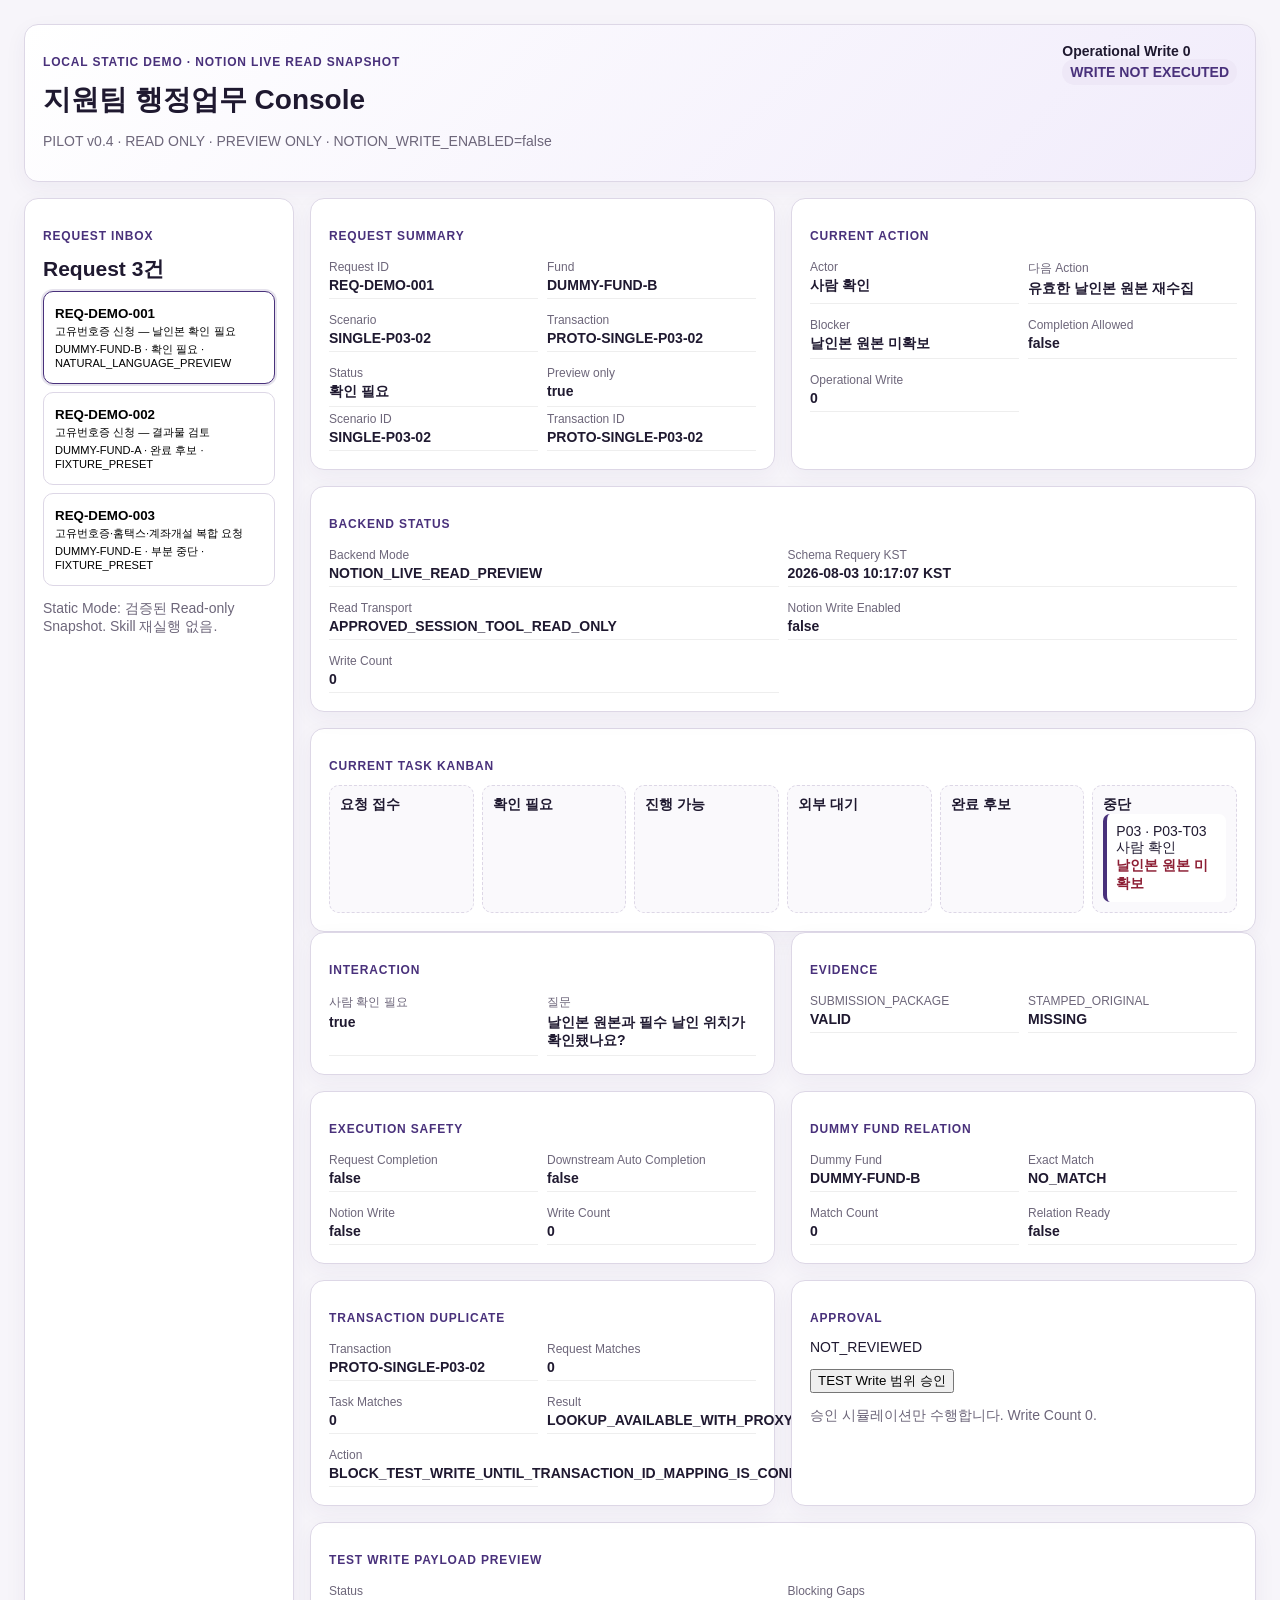
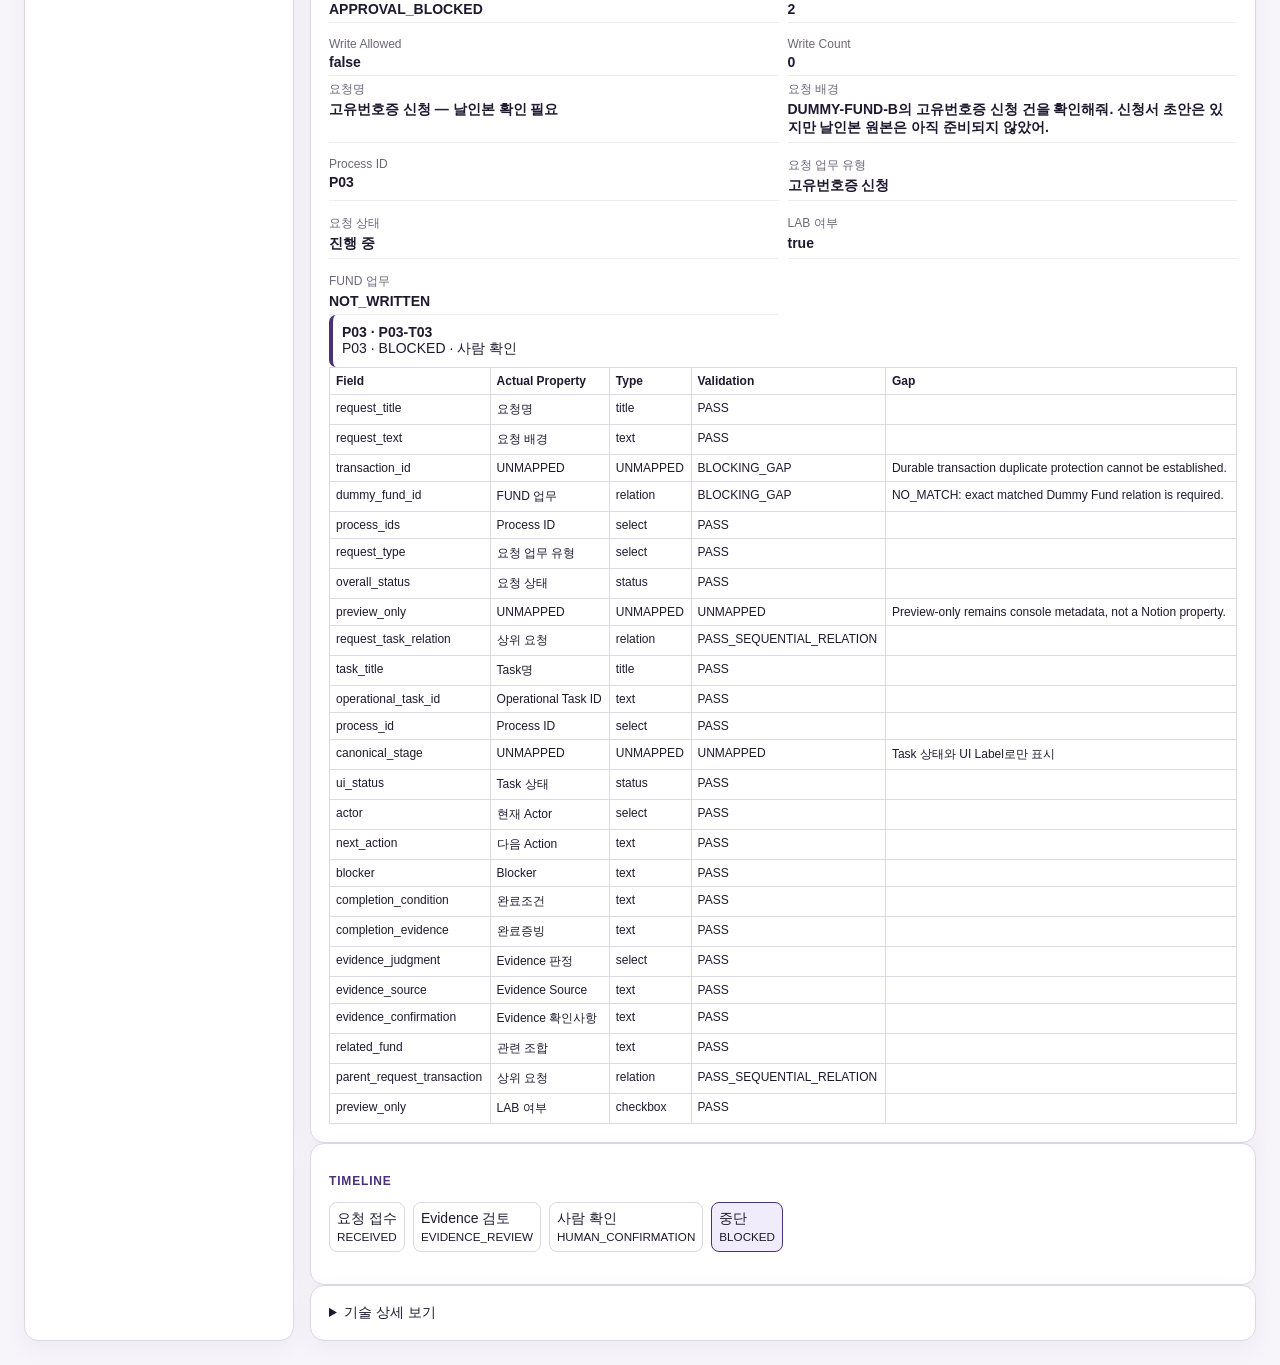
<file: plugins/vc-support-admin/reports/console-pilot/request-task-console-v0.4.html>
<!doctype html>
<html lang="ko"><head><meta charset="utf-8"><meta name="viewport" content="width=device-width,initial-scale=1"><title>지원팀 행정업무 Console · PILOT v0.4 Static</title>
<style>
:root{--purple:#49317B;--ink:#1f1930;--muted:#6d667a;--line:#ddd7e6;--bg:#f7f5fa;--danger:#8d1f35}*{box-sizing:border-box}body{margin:0;background:var(--bg);color:var(--ink);font:14px Pretendard,Inter,Arial,sans-serif}.shell{max-width:1440px;margin:auto;padding:24px}.card{background:#fff;border:1px solid var(--line);border-radius:14px;padding:18px;box-shadow:0 7px 22px #39245a0d}.header{display:flex;justify-content:space-between;gap:20px;background:linear-gradient(135deg,#fff,#f1ecfb)}h1,h2,h3{margin:.15em 0}.eyebrow{color:var(--purple);font-weight:800;font-size:12px;letter-spacing:.07em}.muted{color:var(--muted)}.badge{display:inline-block;padding:5px 8px;border-radius:999px;background:#eee8f7;color:var(--purple);font-weight:800}.layout{display:grid;grid-template-columns:270px 1fr;gap:16px;margin-top:16px}.inbox button{display:block;width:100%;text-align:left;margin:8px 0;padding:11px;border:1px solid var(--line);background:#fff;border-radius:10px;cursor:pointer}.inbox button.selected{border-color:var(--purple);box-shadow:0 0 0 2px #49317b22}.inbox small,.inbox strong{display:block;margin:3px 0}.grid{display:grid;grid-template-columns:repeat(2,minmax(0,1fr));gap:16px;margin-bottom:16px}.wide{grid-column:1/-1}.facts{display:grid;grid-template-columns:repeat(2,minmax(0,1fr));gap:9px;margin:0}.facts div{border-bottom:1px solid #eee;padding:5px 0}.facts dt{color:var(--muted);font-size:12px}.facts dd{margin:3px 0 0;font-weight:650}.kanban{display:grid;grid-template-columns:repeat(6,minmax(130px,1fr));gap:8px;overflow:auto}.column{background:#faf9fc;border:1px dashed var(--line);border-radius:10px;padding:10px;min-height:116px}.task{background:#fff;border-left:4px solid var(--purple);padding:9px;border-radius:7px}.block{color:var(--danger);font-weight:800}.table{overflow:auto}.table table{border-collapse:collapse;width:100%;font-size:12px}.table th,.table td{border:1px solid var(--line);padding:6px;vertical-align:top;text-align:left}.timeline{display:flex;gap:8px;flex-wrap:wrap;padding:0;list-style:none}.timeline li{border:1px solid var(--line);padding:7px;border-radius:8px}.timeline li.current{border-color:var(--purple);background:#f1ecfb}.status{padding:10px;background:#f7f3fd;border-radius:8px}.blocked{background:#fff3f4;border:1px solid #efc6ce;padding:10px;border-radius:8px}.raw{white-space:pre-wrap;max-height:360px;overflow:auto;background:#171321;color:#efeafd;padding:12px;border-radius:8px}@media(max-width:900px){.layout{grid-template-columns:1fr}.grid{grid-template-columns:1fr}.kanban{grid-template-columns:repeat(2,minmax(150px,1fr))}.header{display:block}}
</style></head><body><main class="shell"><header class="card header"><div><p class="eyebrow">LOCAL STATIC DEMO · NOTION LIVE READ SNAPSHOT</p><h1>지원팀 행정업무 Console</h1><p class="muted">PILOT v0.4 · READ ONLY · PREVIEW ONLY · NOTION_WRITE_ENABLED=false</p></div><div><strong>Operational Write 0</strong><br><span class="badge">WRITE NOT EXECUTED</span></div></header><div class="layout"><aside class="card inbox"><p class="eyebrow">REQUEST INBOX</p><h2>Request 3건</h2><div id="request-inbox"></div><p class="muted">Static Mode: 검증된 Read-only Snapshot. Skill 재실행 없음.</p></aside><section id="main"><section class="grid"><article class="card"><p class="eyebrow">REQUEST SUMMARY</p><div id="request-panel"></div><div id="metadata-panel"></div></article><article class="card"><p class="eyebrow">CURRENT ACTION</p><div id="current-action-panel"></div></article><article class="card wide"><p class="eyebrow">BACKEND STATUS</p><div id="backend-status-panel"></div></article></section><section class="card"><p class="eyebrow">CURRENT TASK KANBAN</p><div id="kanban" class="kanban"></div></section><section class="grid"><article class="card"><p class="eyebrow">INTERACTION</p><div id="interaction-panel"></div></article><article class="card"><p class="eyebrow">EVIDENCE</p><div id="evidence-panel"></div></article><article class="card"><p class="eyebrow">EXECUTION SAFETY</p><div id="execution-panel"></div></article><article class="card"><p class="eyebrow">DUMMY FUND RELATION</p><div id="relation-preview-panel"></div></article><article class="card"><p class="eyebrow">TRANSACTION DUPLICATE</p><div id="duplicate-preview-panel"></div></article><article class="card"><p class="eyebrow">APPROVAL</p><p id="approval-state">NOT_REVIEWED</p><button id="static-approval-button" type="button">TEST Write 범위 승인</button><p class="muted">승인 시뮬레이션만 수행합니다. Write Count 0.</p></article></section><section class="card"><p class="eyebrow">TEST WRITE PAYLOAD PREVIEW</p><div id="mapping-summary"></div><div id="request-record-preview"></div><div id="task-record-previews"></div><div class="table"><table id="property-mappings"><thead><tr><th>Field</th><th>Actual Property</th><th>Type</th><th>Validation</th><th>Gap</th></tr></thead><tbody></tbody></table></div></section><section class="card"><p class="eyebrow">TIMELINE</p><ol id="timeline" class="timeline"></ol></section><details class="card"><summary>기술 상세 보기</summary><pre id="raw-json" class="raw"></pre></details></section></div></main><script>
const DATA={"payloads":{"REQ-DEMO-001":{"ok":true,"console_version":"PILOT v0.4","schema_source":"APPROVED_SESSION_TOOL_READ_ONLY","snapshot_id":"A-CP25-G25-NOTION-LIVE-READ-2026-08-03","schema_requery_kst":"2026-08-03 10:17:07 KST","backend_mode":"NOTION_LIVE_READ_PREVIEW","notion_read_enabled":true,"notion_write_enabled":false,"notion_write_count":0,"operational_write_count":0,"notion_schema":"LIVE_READ_ONLY_SESSION_SNAPSHOT","notion_backend":"READ_ONLY","request_db":"[TEST LAB] 지원팀 업무요청","task_db":"[TEST LAB] 지원팀 Task","dummy_fund_db":"[TEST LAB] TO DO LIST (FUND)","request_id":"REQ-DEMO-001","scenario_id":"SINGLE-P03-02","preview_output":{"ok":true,"skill_id":"admin-process-prototype-replay","schema_version":"prototype-replay/1","scenario_id":"SINGLE-P03-02","transaction_id":"PROTO-SINGLE-P03-02","mode":"single","conformance_claim":{"contract_id":"PROTOTYPE-SCENARIO-CONTRACT-V0.1","manifest_hash":"3cb20f707649e3d628bdc0e2ce2d32c67cb27430a0de47a1bafc5a806be3402d","batch_id":"A-CP25-B18","contract_scenario_coverage":6,"implemented_scenario_coverage":3,"implemented_scenarios":["SINGLE-P03-01","SINGLE-P03-02","COMPOSITE-01"],"not_implemented_scenarios":["SINGLE-P07-01","SINGLE-P08-01","COMPOSITE-02"],"reference_recorded_for_traceability":true,"prototype_scope":3,"claimed":false,"reason":"Three of six contract scenarios are implemented; the manifest reference is traceability metadata, not a conformance certification."},"ui_auxiliary_state":{"notion_status_values":["진행 중"],"notion_status_classification":"TASK_OR_UI_AUXILIARY_STATE","is_canonical_skill_stage":false},"process_instances":[{"lane_id":"SINGLE-P03-02/P03","process_id":"P03","stage":"BLOCKED","mapping_status":"CONFIRMED","operational_relation":"NONE","completion_candidate":false,"candidate_reason":null}],"request":{"request_text":"DUMMY-FUND-B의 고유번호증 신청 건을 확인해줘.\n신청서 초안은 있지만 날인본 원본은 아직 준비되지 않았어.","transaction_id":"PROTO-SINGLE-P03-02","scenario_id":"SINGLE-P03-02","dummy_fund_id":"DUMMY-FUND-B","process_ids":["P03"],"preview_only":true,"missing_information":[],"clarification_question":null,"overall_status":"BLOCKED"},"request_instances":[{"lane_id":"SINGLE-P03-02/P03","process_id":"P03","request_completion_allowed":false}],"task_instances":[{"lane_id":"SINGLE-P03-02/P03","process_id":"P03","operational_task_id":"P03-T03","actor":"사람 확인","next_action":"유효한 날인본 원본 재수집","blocker":"날인본 원본 미확보","stage":"BLOCKED","completion_allowed":false}],"tasks":[{"operational_task_id":"P03-T03","process_id":"P03","stage":"BLOCKED","actor":"사람 확인","next_action":"유효한 날인본 원본 재수집","blocker":"날인본 원본 미확보","completion_condition":"날인본 원본과 필수 날인 위치가 확인됐나요?","completion_evidence":["EV-P03-SUBMISSION"],"completion_candidate":false,"completion_allowed":false}],"evidence_decisions":[{"lane_id":"SINGLE-P03-02/P03","evidence_id":"EV-P03-SUBMISSION","evidence_type":"SUBMISSION_PACKAGE","evidence_result":"VALID","legacy_evidence_type":"SUBMISSION_PACKAGE","legacy_fixture_state":"PRESENT_VALID","required_for_completion":true,"evidence_judgment":"확인됨","validity":"VALID","human_confirmation_required":false,"source":"SYNTHETIC_FIXTURE"},{"lane_id":"SINGLE-P03-02/P03","evidence_id":"EV-P03-STAMPED","evidence_type":"STAMPED_ORIGINAL","evidence_result":"MISSING","legacy_evidence_type":"STAMPED_DOCUMENT","legacy_fixture_state":"ABSENT","required_for_completion":true,"evidence_judgment":"MISSING","validity":"MISSING","human_confirmation_required":true,"source":"SYNTHETIC_FIXTURE"}],"evidence_validity":[{"lane_id":"SINGLE-P03-02/P03","evidence_id":"EV-P03-SUBMISSION","validity":"VALID"},{"lane_id":"SINGLE-P03-02/P03","evidence_id":"EV-P03-STAMPED","validity":"MISSING"}],"human_confirmation":[{"lane_id":"SINGLE-P03-02/P03","operational_task_id":"P03-T03","question":"날인본 원본과 필수 날인 위치가 확인됐나요?","actor":"사람 확인","approval_required":true,"completion_allowed":false}],"interaction":{"clarification_required":false,"human_confirmation_required":true,"questions":["날인본 원본과 필수 날인 위치가 확인됐나요?"]},"actor_transitions":[{"lane_id":"SINGLE-P03-02/P03","actor":"사람 확인","stage":"BLOCKED"}],"next_actions":[{"lane_id":"SINGLE-P03-02/P03","next_action":"유효한 날인본 원본 재수집"}],"blockers":[{"lane_id":"SINGLE-P03-02/P03","blocker":"날인본 원본 미확보"}],"snapshot_timeline":[{"stage":"RECEIVED","lane_id":"SINGLE-P03-02/P03"},{"stage":"EVIDENCE_REVIEW","lane_id":"SINGLE-P03-02/P03"},{"stage":"HUMAN_CONFIRMATION","lane_id":"SINGLE-P03-02/P03","actor":"사람 확인","question":"날인본 원본과 필수 날인 위치가 확인됐나요?","blocker":"날인본 원본 미확보","next_action":"유효한 날인본 원본 재수집","completion_candidate":false,"completion_allowed":false,"request_completion_allowed":false},{"stage":"BLOCKED","lane_id":"SINGLE-P03-02/P03","error_code":"MISSING_REQUIRED_EVIDENCE"}],"expected_actual":{"source":"SYNTHETIC_FIXTURE_EXPECTATIONS","expected_source":"scenario.expectations","comparison_ready":true,"entries":[{"check_id":"SINGLE-P03-02/P03:stage","lane_id":"SINGLE-P03-02/P03","property":"stage","expected":"BLOCKED","actual":"BLOCKED","comparison_mode":"EXACT","result":"EXACT_MATCH"},{"check_id":"SINGLE-P03-02/P03:completion_candidate","lane_id":"SINGLE-P03-02/P03","property":"completion_candidate","expected":false,"actual":false,"comparison_mode":"EXACT","result":"EXACT_MATCH"},{"check_id":"SINGLE-P03-02/P03:request_completion_allowed","lane_id":"SINGLE-P03-02/P03","property":"request_completion_allowed","expected":false,"actual":false,"comparison_mode":"EXACT","result":"EXACT_MATCH"}],"mismatch_count":0},"completion_candidate":false,"completion_allowed":false,"request_completion_allowed":false,"downstream_auto_completion":false,"operational_write_allowed":false,"next_process_candidates":[],"duplicate_result":{"replay_key":"PROTO-SINGLE-P03-02","result":"NO_NEW_RECORDS_PREVIEW_ONLY","validation_scope":"PASS_IN_PREVIEW_FIXTURE","persistent_store_duplicate_observation":"PERSISTENT_STORE_DUPLICATE_OBSERVATION_NOT_RUN","duplicates_created":0,"new_records":0,"new_duplicates":0,"limitation":"Pure preview reducer does not observe a persistent record store."},"resume_contract":[{"lane_id":"SINGLE-P03-02/P03","resume_scope":"SINGLE-P03-02/P03","allowed":true,"reason":"MISSING_REQUIRED_EVIDENCE"}],"errors":[{"lane_id":"SINGLE-P03-02/P03","code":"MISSING_REQUIRED_EVIDENCE","evidence_id":"EV-P03-STAMPED"}],"execution":{"operational_write_allowed":false,"operational_write_count":0,"request_completion_allowed":false,"downstream_auto_completion":false,"notion_write_enabled":false,"notion_write_count":0},"write_plan":{"mode":"preview_only","approval_required_for_future_write":true,"operations":[],"actual_write_count":0},"write_counts":{"notion":0,"drive":0,"slack":0,"file":0,"total":0},"connector_calls":{"notion":0,"drive":0,"slack":0,"total":0},"write_count":0,"operational_write_count":0,"request_id":"REQ-DEMO-001","demo_request":{"request_id":"REQ-DEMO-001","title":"고유번호증 신청 — 날인본 확인 필요","scenario_id":"SINGLE-P03-02","dummy_fund_id":"DUMMY-FUND-B","display_status":"확인 필요","source_mode":"NATURAL_LANGUAGE_PREVIEW","current_actor":"사람 확인","has_blocker":true,"request_text":"DUMMY-FUND-B의 고유번호증 신청 건을 확인해줘.\n신청서 초안은 있지만 날인본 원본은 아직 준비되지 않았어."},"source_mode":"NATURAL_LANGUAGE_PREVIEW","evidence":[{"lane_id":"SINGLE-P03-02/P03","evidence_id":"EV-P03-SUBMISSION","evidence_type":"SUBMISSION_PACKAGE","evidence_result":"VALID","legacy_evidence_type":"SUBMISSION_PACKAGE","legacy_fixture_state":"PRESENT_VALID","required_for_completion":true,"evidence_judgment":"확인됨","validity":"VALID","human_confirmation_required":false,"source":"SYNTHETIC_FIXTURE"},{"lane_id":"SINGLE-P03-02/P03","evidence_id":"EV-P03-STAMPED","evidence_type":"STAMPED_ORIGINAL","evidence_result":"MISSING","legacy_evidence_type":"STAMPED_DOCUMENT","legacy_fixture_state":"ABSENT","required_for_completion":true,"evidence_judgment":"MISSING","validity":"MISSING","human_confirmation_required":true,"source":"SYNTHETIC_FIXTURE"}],"manifest":{"contract_id":"PROTOTYPE-SCENARIO-CONTRACT-V0.1","manifest_hash":"3cb20f707649e3d628bdc0e2ce2d32c67cb27430a0de47a1bafc5a806be3402d","batch_id":"A-CP25-B18","contract_scenario_coverage":6,"implemented_scenario_coverage":3,"implemented_scenarios":["SINGLE-P03-01","SINGLE-P03-02","COMPOSITE-01"],"not_implemented_scenarios":["SINGLE-P07-01","SINGLE-P08-01","COMPOSITE-02"],"reference_recorded_for_traceability":true,"prototype_scope":3,"claimed":false,"reason":"Three of six contract scenarios are implemented; the manifest reference is traceability metadata, not a conformance certification."},"schema_source":"APPROVED_SESSION_TOOL_READ_ONLY","snapshot_id":"A-CP25-G25-NOTION-LIVE-READ-2026-08-03","schema_requery_kst":"2026-08-03 10:17:07 KST","backend_mode":"NOTION_LIVE_READ_PREVIEW","notion_read_enabled":true,"notion_write_enabled":false,"notion_write_count":0,"notion_schema":"LIVE_READ_ONLY_SESSION_SNAPSHOT","notion_backend":"READ_ONLY","request_db":"[TEST LAB] 지원팀 업무요청","task_db":"[TEST LAB] 지원팀 Task","dummy_fund_db":"[TEST LAB] TO DO LIST (FUND)","display_mapping":{"RECEIVED":"요청 접수","INFORMATION_CHECK":"확인 필요","EVIDENCE_REVIEW":"확인 필요","HUMAN_CONFIRMATION":"확인 필요","EXTERNAL_WAIT":"외부 대기","RESULT_REVIEW":"진행 가능","NEXT_PROCESS":"진행 가능","COMPLETION_CANDIDATE":"완료 후보","BLOCKED":"중단"},"console_version":"PILOT v0.4"},"request_record_preview":{"target_db":"[TEST LAB] 지원팀 업무요청","planned_record_count":1,"record_title":"고유번호증 신청 — 날인본 확인 필요","transaction_id":"PROTO-SINGLE-P03-02","properties":{"요청명":"고유번호증 신청 — 날인본 확인 필요","요청 배경":"DUMMY-FUND-B의 고유번호증 신청 건을 확인해줘.\n신청서 초안은 있지만 날인본 원본은 아직 준비되지 않았어.","Process ID":"P03","요청 업무 유형":"고유번호증 신청","요청 상태":"진행 중","LAB 여부":true,"FUND 업무":"NOT_WRITTEN"},"unmapped_properties":["transaction_id","preview_only"],"write_status":"NOT_WRITTEN"},"task_record_previews":[{"target_db":"[TEST LAB] 지원팀 Task","planned_record_count":1,"record_title":"P03 · P03-T03","operational_task_id":"P03-T03","process_id":"P03","canonical_stage":"BLOCKED","ui_status":"중단","actor":"사람 확인","next_action":"유효한 날인본 원본 재수집","blocker":"날인본 원본 미확보","completion_condition":"날인본 원본과 필수 날인 위치가 확인됐나요?","completion_evidence":["EV-P03-SUBMISSION"],"completion_candidate":false,"completion_allowed":false,"parent_request_transaction_id":"PROTO-SINGLE-P03-02","properties":{"Task명":"P03 · P03-T03","Operational Task ID":"P03-T03","Process ID":"P03","Task 상태":"진행 중","현재 Actor":"사람 확인","다음 Action":"유효한 날인본 원본 재수집","Blocker":"날인본 원본 미확보","완료조건":"날인본 원본과 필수 날인 위치가 확인됐나요?","완료증빙":"EV-P03-SUBMISSION","Evidence 판정":"사람 확인 필요","Evidence Source":"SYNTHETIC_FIXTURE","Evidence 확인사항":"날인본 원본과 필수 날인 위치가 확인됐나요?","관련 조합":"DUMMY-FUND-B","상위 요청":"POST_CREATE_REQUEST_PAGE_ID","LAB 여부":true},"write_status":"NOT_WRITTEN"}],"property_mappings":[{"console_field":"request_title","source_value":"고유번호증 신청 — 날인본 확인 필요","target_db":"[TEST LAB] 지원팀 업무요청","target_property":"요청명","property_type":"title","mapping_rule":"Live title property","validation":"PASS","write_value":"고유번호증 신청 — 날인본 확인 필요","gap":"","blocking":false},{"console_field":"request_text","source_value":"DUMMY-FUND-B의 고유번호증 신청 건을 확인해줘.\n신청서 초안은 있지만 날인본 원본은 아직 준비되지 않았어.","target_db":"[TEST LAB] 지원팀 업무요청","target_property":"요청 배경","property_type":"text","mapping_rule":"Live text property","validation":"PASS","write_value":"DUMMY-FUND-B의 고유번호증 신청 건을 확인해줘.\n신청서 초안은 있지만 날인본 원본은 아직 준비되지 않았어.","gap":"","blocking":false},{"console_field":"transaction_id","source_value":"PROTO-SINGLE-P03-02","target_db":"[TEST LAB] 지원팀 업무요청","target_property":"UNMAPPED","property_type":"UNMAPPED","mapping_rule":"No dedicated live Transaction ID property; do not overload another property without approval.","validation":"BLOCKING_GAP","write_value":"NOT_WRITTEN","gap":"Durable transaction duplicate protection cannot be established.","blocking":true},{"console_field":"dummy_fund_id","source_value":"DUMMY-FUND-B","target_db":"[TEST LAB] 지원팀 업무요청","target_property":"FUND 업무","property_type":"relation","mapping_rule":"Live relation requires one exact matched target record.","validation":"BLOCKING_GAP","write_value":"NOT_WRITTEN","gap":"NO_MATCH: exact matched Dummy Fund relation is required.","blocking":true},{"console_field":"process_ids","source_value":"P03","target_db":"[TEST LAB] 지원팀 업무요청","target_property":"Process ID","property_type":"select","mapping_rule":"Live select supports a single process only.","validation":"PASS","write_value":"P03","gap":"","blocking":false},{"console_field":"request_type","source_value":"고유번호증 신청","target_db":"[TEST LAB] 지원팀 업무요청","target_property":"요청 업무 유형","property_type":"select","mapping_rule":"Live select option reused only when a single process maps exactly.","validation":"PASS","write_value":"고유번호증 신청","gap":"","blocking":false},{"console_field":"overall_status","source_value":"확인 필요","target_db":"[TEST LAB] 지원팀 업무요청","target_property":"요청 상태","property_type":"status","mapping_rule":"Use live in-progress status; never map a candidate to complete.","validation":"PASS","write_value":"진행 중","gap":"","blocking":false},{"console_field":"preview_only","source_value":true,"target_db":"[TEST LAB] 지원팀 업무요청","target_property":"UNMAPPED","property_type":"UNMAPPED","mapping_rule":"The live Request schema has no Preview flag; no new property is proposed.","validation":"UNMAPPED","write_value":"NOT_WRITTEN","gap":"Preview-only remains console metadata, not a Notion property.","blocking":false},{"console_field":"request_task_relation","source_value":"1 Task","target_db":"[TEST LAB] 지원팀 Task","target_property":"상위 요청","property_type":"relation","mapping_rule":"Task-side live relation is populated only after the Request create/requery step.","validation":"PASS_SEQUENTIAL_RELATION","write_value":"POST_CREATE_REQUEST_PAGE_ID","gap":"","blocking":false},{"console_field":"task_title","source_value":"P03 · P03-T03","target_db":"[TEST LAB] 지원팀 Task","target_property":"Task명","property_type":"title","mapping_rule":"Live title property","validation":"PASS","write_value":"P03 · P03-T03","gap":"","blocking":false},{"console_field":"operational_task_id","source_value":"P03-T03","target_db":"[TEST LAB] 지원팀 Task","target_property":"Operational Task ID","property_type":"text","mapping_rule":"Live text property","validation":"PASS","write_value":"P03-T03","gap":"","blocking":false},{"console_field":"process_id","source_value":"P03","target_db":"[TEST LAB] 지원팀 Task","target_property":"Process ID","property_type":"select","mapping_rule":"Live select option","validation":"PASS","write_value":"P03","gap":"","blocking":false},{"console_field":"canonical_stage","source_value":"BLOCKED","target_db":"[TEST LAB] 지원팀 Task","target_property":"UNMAPPED","property_type":"UNMAPPED","mapping_rule":"Canonical Stage는 Console/Skill Vocabulary; Notion에는 새 Property를 만들지 않음","validation":"UNMAPPED","write_value":"NOT_WRITTEN","gap":"Task 상태와 UI Label로만 표시","blocking":false},{"console_field":"ui_status","source_value":"중단","target_db":"[TEST LAB] 지원팀 Task","target_property":"Task 상태","property_type":"status","mapping_rule":"Use live in-progress status; never complete a candidate.","validation":"PASS","write_value":"진행 중","gap":"","blocking":false},{"console_field":"actor","source_value":"사람 확인","target_db":"[TEST LAB] 지원팀 Task","target_property":"현재 Actor","property_type":"select","mapping_rule":"Live select option","validation":"PASS","write_value":"사람 확인","gap":"","blocking":false},{"console_field":"next_action","source_value":"유효한 날인본 원본 재수집","target_db":"[TEST LAB] 지원팀 Task","target_property":"다음 Action","property_type":"text","mapping_rule":"Live text property","validation":"PASS","write_value":"유효한 날인본 원본 재수집","gap":"","blocking":false},{"console_field":"blocker","source_value":"날인본 원본 미확보","target_db":"[TEST LAB] 지원팀 Task","target_property":"Blocker","property_type":"text","mapping_rule":"Live text property","validation":"PASS","write_value":"날인본 원본 미확보","gap":"","blocking":false},{"console_field":"completion_condition","source_value":"날인본 원본과 필수 날인 위치가 확인됐나요?","target_db":"[TEST LAB] 지원팀 Task","target_property":"완료조건","property_type":"text","mapping_rule":"Live text property","validation":"PASS","write_value":"날인본 원본과 필수 날인 위치가 확인됐나요?","gap":"","blocking":false},{"console_field":"completion_evidence","source_value":"EV-P03-SUBMISSION","target_db":"[TEST LAB] 지원팀 Task","target_property":"완료증빙","property_type":"text","mapping_rule":"Live text property","validation":"PASS","write_value":"EV-P03-SUBMISSION","gap":"","blocking":false},{"console_field":"evidence_judgment","source_value":"사람 확인 필요","target_db":"[TEST LAB] 지원팀 Task","target_property":"Evidence 판정","property_type":"select","mapping_rule":"Live select option","validation":"PASS","write_value":"사람 확인 필요","gap":"","blocking":false},{"console_field":"evidence_source","source_value":"SYNTHETIC_FIXTURE","target_db":"[TEST LAB] 지원팀 Task","target_property":"Evidence Source","property_type":"text","mapping_rule":"Live text property","validation":"PASS","write_value":"SYNTHETIC_FIXTURE","gap":"","blocking":false},{"console_field":"evidence_confirmation","source_value":"날인본 원본과 필수 날인 위치가 확인됐나요?","target_db":"[TEST LAB] 지원팀 Task","target_property":"Evidence 확인사항","property_type":"text","mapping_rule":"Human question only when present.","validation":"PASS","write_value":"날인본 원본과 필수 날인 위치가 확인됐나요?","gap":"","blocking":false},{"console_field":"related_fund","source_value":"DUMMY-FUND-B","target_db":"[TEST LAB] 지원팀 Task","target_property":"관련 조합","property_type":"text","mapping_rule":"Live text field retains the non-sensitive fixture key.","validation":"PASS","write_value":"DUMMY-FUND-B","gap":"","blocking":false},{"console_field":"parent_request_transaction","source_value":"PROTO-SINGLE-P03-02","target_db":"[TEST LAB] 지원팀 Task","target_property":"상위 요청","property_type":"relation","mapping_rule":"Bind the actual Request page ID only after the Request create/requery step.","validation":"PASS_SEQUENTIAL_RELATION","write_value":"POST_CREATE_REQUEST_PAGE_ID","gap":"","blocking":false},{"console_field":"preview_only","source_value":true,"target_db":"[TEST LAB] 지원팀 Task","target_property":"LAB 여부","property_type":"checkbox","mapping_rule":"Live TEST LAB checkbox","validation":"PASS","write_value":true,"gap":"","blocking":false}],"relation_preview":{"dummy_fund_id":"DUMMY-FUND-B","result":"NO_MATCH","exact_match_count":0,"matched_record":"NOT_FOUND","relation_ready":false,"target_property":"FUND 업무","target_data_source_id":"3526c8ab-b9b0-4c39-bcdd-1a60d3c4b988","write_count":0},"duplicate_preview":{"transaction_id":"PROTO-SINGLE-P03-02","request_match_count":0,"task_match_count":0,"result":"LOOKUP_AVAILABLE_WITH_PROXY","proposed_action":"BLOCK_TEST_WRITE_UNTIL_TRANSACTION_ID_MAPPING_IS_CONFIRMED","lookup_properties":{"request":["테스트 케이스 ID","현재 요약"],"task":["테스트 케이스 ID","Operational Task ID"]},"semantic_gap":"No dedicated Transaction ID property exists in the live Request or Task schema.","write_count":0},"notion_readiness":{"snapshot_id":"A-CP25-G25-NOTION-LIVE-READ-2026-08-03","schema_requery_kst":"2026-08-03 10:17:07 KST","source":"APPROVED_SESSION_TOOL_READ_ONLY","backend_mode":"NOTION_LIVE_READ_PREVIEW","notion_read_enabled":true,"notion_write_enabled":false,"operational_write_count":0,"databases":{"request":{"label":"[TEST LAB] 지원팀 업무요청","data_source_id":"2f564502-66aa-41d8-b95f-55d7b03d5f91","properties":{"요청명":"title","요청 상태":"status","요청 배경":"text","FUND 업무":"relation","Process ID":"select","LAB 여부":"checkbox","요청 업무 유형":"select","테스트 케이스 ID":"text","현재 요약":"text"},"unavailable_required_fields":["Transaction ID","Preview 여부","Task Relation"]},"task":{"label":"[TEST LAB] 지원팀 Task","data_source_id":"1d06db48-32b8-49d7-b4bb-27e822df87a1","properties":{"Task명":"title","Task 상태":"status","현재 Actor":"select","다음 Action":"text","Blocker":"text","완료조건":"text","완료증빙":"text","상위 요청":"relation","Operational Task ID":"text","Process ID":"select","Evidence 판정":"select","Evidence Source":"text","Evidence 확인사항":"text","LAB 여부":"checkbox"}},"fund_work":{"label":"[TEST LAB] TO DO LIST (FUND)","data_source_id":"3526c8ab-b9b0-4c39-bcdd-1a60d3c4b988","relation_target":"[TEST LAB] 전체관리조합","relation_target_data_source_id":"c8a8c5e3-17be-44b3-a2cb-5cc346583a7e","identifier_property":"조합명"}},"dummy_fund_exact_matches":{"DUMMY-FUND-A":{"result":"NO_MATCH","exact_match_count":0,"matched_record":"NOT_FOUND","relation_ready":false},"DUMMY-FUND-B":{"result":"NO_MATCH","exact_match_count":0,"matched_record":"NOT_FOUND","relation_ready":false},"DUMMY-FUND-E":{"result":"NO_MATCH","exact_match_count":0,"matched_record":"NOT_FOUND","relation_ready":false}},"transaction_duplicate_lookup":{"lookup_properties":{"request":["테스트 케이스 ID","현재 요약"],"task":["테스트 케이스 ID","Operational Task ID"]},"semantic_gap":"No dedicated Transaction ID property exists in the live Request or Task schema.","results":{"PROTO-SINGLE-P03-02":{"request_match_count":0,"task_match_count":0,"result":"LOOKUP_AVAILABLE_WITH_PROXY","proposed_action":"BLOCK_TEST_WRITE_UNTIL_TRANSACTION_ID_MAPPING_IS_CONFIRMED"},"PROTO-SINGLE-P03-01":{"request_match_count":0,"task_match_count":0,"result":"LOOKUP_AVAILABLE_WITH_PROXY","proposed_action":"BLOCK_TEST_WRITE_UNTIL_TRANSACTION_ID_MAPPING_IS_CONFIRMED"},"PROTO-COMPOSITE-01":{"request_match_count":0,"task_match_count":0,"result":"LOOKUP_AVAILABLE_WITH_PROXY","proposed_action":"BLOCK_TEST_WRITE_UNTIL_TRANSACTION_ID_MAPPING_IS_CONFIRMED"}}}},"request_payload_preview":{"target_db":"[TEST LAB] 지원팀 업무요청","planned_record_count":1,"record_title":"고유번호증 신청 — 날인본 확인 필요","transaction_id":"PROTO-SINGLE-P03-02","properties":{"요청명":"고유번호증 신청 — 날인본 확인 필요","요청 배경":"DUMMY-FUND-B의 고유번호증 신청 건을 확인해줘.\n신청서 초안은 있지만 날인본 원본은 아직 준비되지 않았어.","Process ID":"P03","요청 업무 유형":"고유번호증 신청","요청 상태":"진행 중","LAB 여부":true,"FUND 업무":"NOT_WRITTEN"},"unmapped_properties":["transaction_id","preview_only"],"write_status":"NOT_WRITTEN"},"task_payload_previews":[{"target_db":"[TEST LAB] 지원팀 Task","planned_record_count":1,"record_title":"P03 · P03-T03","operational_task_id":"P03-T03","process_id":"P03","canonical_stage":"BLOCKED","ui_status":"중단","actor":"사람 확인","next_action":"유효한 날인본 원본 재수집","blocker":"날인본 원본 미확보","completion_condition":"날인본 원본과 필수 날인 위치가 확인됐나요?","completion_evidence":["EV-P03-SUBMISSION"],"completion_candidate":false,"completion_allowed":false,"parent_request_transaction_id":"PROTO-SINGLE-P03-02","properties":{"Task명":"P03 · P03-T03","Operational Task ID":"P03-T03","Process ID":"P03","Task 상태":"진행 중","현재 Actor":"사람 확인","다음 Action":"유효한 날인본 원본 재수집","Blocker":"날인본 원본 미확보","완료조건":"날인본 원본과 필수 날인 위치가 확인됐나요?","완료증빙":"EV-P03-SUBMISSION","Evidence 판정":"사람 확인 필요","Evidence Source":"SYNTHETIC_FIXTURE","Evidence 확인사항":"날인본 원본과 필수 날인 위치가 확인됐나요?","관련 조합":"DUMMY-FUND-B","상위 요청":"POST_CREATE_REQUEST_PAGE_ID","LAB 여부":true},"write_status":"NOT_WRITTEN"}],"write_plan":["Duplicate requery using the confirmed transaction mapping.","Confirm one exact Dummy Fund relation target.","Create one TEST Request record, then requery its page ID.","Create Tasks sequentially with the Task-side 상위 요청 relation.","Requery relations and compare Expected–Actual.","Stop later Task creation on any failure; never auto-complete.","Replay the same transaction only after durable duplicate protection is confirmed."],"atomicity_preview":{"composite_request":false,"task_create_order":["P03"],"failure_policy":"STOP_AFTER_FIRST_TASK_FAILURE","existing_record_mutation":"PROHIBITED","automatic_completion":false},"validation_summary":{"status":"APPROVAL_BLOCKED","required_mapping":25,"passed":21,"gaps":4,"blocking_gaps":2,"gap_details":[{"console_field":"transaction_id","target_property":"UNMAPPED","validation":"BLOCKING_GAP","gap":"Durable transaction duplicate protection cannot be established."},{"console_field":"dummy_fund_id","target_property":"FUND 업무","validation":"BLOCKING_GAP","gap":"NO_MATCH: exact matched Dummy Fund relation is required."},{"console_field":"preview_only","target_property":"UNMAPPED","validation":"UNMAPPED","gap":"Preview-only remains console metadata, not a Notion property."},{"console_field":"canonical_stage","target_property":"UNMAPPED","validation":"UNMAPPED","gap":"Task 상태와 UI Label로만 표시"}],"duplicate_check":"LOOKUP_AVAILABLE_WITH_PROXY","duplicate_check_plan":"BLOCK_TEST_WRITE_UNTIL_TRANSACTION_ID_MAPPING_IS_CONFIRMED","request_task_relation":"PASS_SEQUENTIAL_RELATION","write_allowed":false,"notion_write_enabled":false,"note":"TEST Write is blocked: live schema relation and/or durable transaction mapping need confirmation."},"approval_state":"APPROVAL_BLOCKED","approval_preview":{"approval_status":"APPROVAL_BLOCKED","next_step":"RESOLVE_BLOCKING_SCHEMA_GAPS","write_count":0},"expected_actual":{"expected":{"request_record_preview":{"target_db":"[TEST LAB] 지원팀 업무요청","planned_record_count":1,"record_title":"고유번호증 신청 — 날인본 확인 필요","transaction_id":"PROTO-SINGLE-P03-02","properties":{"요청명":"고유번호증 신청 — 날인본 확인 필요","요청 배경":"DUMMY-FUND-B의 고유번호증 신청 건을 확인해줘.\n신청서 초안은 있지만 날인본 원본은 아직 준비되지 않았어.","Process ID":"P03","요청 업무 유형":"고유번호증 신청","요청 상태":"진행 중","LAB 여부":true,"FUND 업무":"NOT_WRITTEN"},"unmapped_properties":["transaction_id","preview_only"],"write_status":"NOT_WRITTEN"},"task_record_previews":[{"target_db":"[TEST LAB] 지원팀 Task","planned_record_count":1,"record_title":"P03 · P03-T03","operational_task_id":"P03-T03","process_id":"P03","canonical_stage":"BLOCKED","ui_status":"중단","actor":"사람 확인","next_action":"유효한 날인본 원본 재수집","blocker":"날인본 원본 미확보","completion_condition":"날인본 원본과 필수 날인 위치가 확인됐나요?","completion_evidence":["EV-P03-SUBMISSION"],"completion_candidate":false,"completion_allowed":false,"parent_request_transaction_id":"PROTO-SINGLE-P03-02","properties":{"Task명":"P03 · P03-T03","Operational Task ID":"P03-T03","Process ID":"P03","Task 상태":"진행 중","현재 Actor":"사람 확인","다음 Action":"유효한 날인본 원본 재수집","Blocker":"날인본 원본 미확보","완료조건":"날인본 원본과 필수 날인 위치가 확인됐나요?","완료증빙":"EV-P03-SUBMISSION","Evidence 판정":"사람 확인 필요","Evidence Source":"SYNTHETIC_FIXTURE","Evidence 확인사항":"날인본 원본과 필수 날인 위치가 확인됐나요?","관련 조합":"DUMMY-FUND-B","상위 요청":"POST_CREATE_REQUEST_PAGE_ID","LAB 여부":true},"write_status":"NOT_WRITTEN"}]},"actual":"NOT_WRITTEN","result":"PREVIEW_ONLY"},"audit":{"preview_generated_at_kst":"2026-08-03 10:27:29 KST","skill_commit":"2814ce0c067bf448e35ca6c14fddd0d38123fa07","console_version":"PILOT v0.4","manifest_id":"PROTOTYPE-SCENARIO-CONTRACT-V0.1","batch_id":"A-CP25-B25","transaction_id":"PROTO-SINGLE-P03-02","approval_status":"APPROVAL_BLOCKED","approved_by":"NOT_WRITTEN","write_count":0},"execution":{"notion_write_enabled":false,"notion_write_count":0,"operational_write_allowed":false,"operational_write_count":0,"request_completion_allowed":false,"downstream_auto_completion":false},"write_count":0},"REQ-DEMO-002":{"ok":true,"console_version":"PILOT v0.4","schema_source":"APPROVED_SESSION_TOOL_READ_ONLY","snapshot_id":"A-CP25-G25-NOTION-LIVE-READ-2026-08-03","schema_requery_kst":"2026-08-03 10:17:07 KST","backend_mode":"NOTION_LIVE_READ_PREVIEW","notion_read_enabled":true,"notion_write_enabled":false,"notion_write_count":0,"operational_write_count":0,"notion_schema":"LIVE_READ_ONLY_SESSION_SNAPSHOT","notion_backend":"READ_ONLY","request_db":"[TEST LAB] 지원팀 업무요청","task_db":"[TEST LAB] 지원팀 Task","dummy_fund_db":"[TEST LAB] TO DO LIST (FUND)","request_id":"REQ-DEMO-002","scenario_id":"SINGLE-P03-01","preview_output":{"ok":true,"skill_id":"admin-process-prototype-replay","schema_version":"prototype-replay/1","scenario_id":"SINGLE-P03-01","transaction_id":"PROTO-SINGLE-P03-01","mode":"single","conformance_claim":{"contract_id":"PROTOTYPE-SCENARIO-CONTRACT-V0.1","manifest_hash":"3cb20f707649e3d628bdc0e2ce2d32c67cb27430a0de47a1bafc5a806be3402d","batch_id":"A-CP25-B18","contract_scenario_coverage":6,"implemented_scenario_coverage":3,"implemented_scenarios":["SINGLE-P03-01","SINGLE-P03-02","COMPOSITE-01"],"not_implemented_scenarios":["SINGLE-P07-01","SINGLE-P08-01","COMPOSITE-02"],"reference_recorded_for_traceability":true,"prototype_scope":3,"claimed":false,"reason":"Three of six contract scenarios are implemented; the manifest reference is traceability metadata, not a conformance certification."},"ui_auxiliary_state":{"notion_status_values":["진행 중"],"notion_status_classification":"TASK_OR_UI_AUXILIARY_STATE","is_canonical_skill_stage":false},"process_instances":[{"lane_id":"SINGLE-P03-01/P03","process_id":"P03","stage":"COMPLETION_CANDIDATE","mapping_status":"CONFIRMED","operational_relation":"NONE","completion_candidate":true,"candidate_reason":"저장·전달 Evidence 확인 필요"}],"request":{"request_text":"고유번호증 신청 — 결과물 검토","transaction_id":"PROTO-SINGLE-P03-01","scenario_id":"SINGLE-P03-01","dummy_fund_id":"DUMMY-FUND-A","process_ids":["P03"],"preview_only":true,"missing_information":[],"clarification_question":null,"overall_status":"IN_PROGRESS"},"request_instances":[{"lane_id":"SINGLE-P03-01/P03","process_id":"P03","request_completion_allowed":false}],"task_instances":[{"lane_id":"SINGLE-P03-01/P03","process_id":"P03","operational_task_id":"P03-T06","actor":"지원팀","next_action":"저장·전달 Evidence 확인","blocker":"","stage":"COMPLETION_CANDIDATE","completion_allowed":false}],"tasks":[{"operational_task_id":"P03-T06","process_id":"P03","stage":"COMPLETION_CANDIDATE","actor":"지원팀","next_action":"저장·전달 Evidence 확인","blocker":"","completion_condition":"필수 Evidence 확인","completion_evidence":["EV-P03-SUBMISSION","EV-P03-RECEIPT","EV-P03-RESULT"],"completion_candidate":true,"completion_allowed":false}],"evidence_decisions":[{"lane_id":"SINGLE-P03-01/P03","evidence_id":"EV-P03-SUBMISSION","evidence_type":"SUBMISSION_PACKAGE","evidence_result":"VALID","legacy_evidence_type":"SUBMISSION_PACKAGE","legacy_fixture_state":"PRESENT_VALID","required_for_completion":true,"evidence_judgment":"확인됨","validity":"VALID","human_confirmation_required":false,"source":"SYNTHETIC_FIXTURE"},{"lane_id":"SINGLE-P03-01/P03","evidence_id":"EV-P03-RECEIPT","evidence_type":"RECEIPT","evidence_result":"VALID","legacy_evidence_type":"RECEIPT","legacy_fixture_state":"PRESENT_VALID","required_for_completion":true,"evidence_judgment":"확인됨","validity":"VALID","human_confirmation_required":false,"source":"SYNTHETIC_FIXTURE"},{"lane_id":"SINGLE-P03-01/P03","evidence_id":"EV-P03-RESULT","evidence_type":"RESULT_DOCUMENT","evidence_result":"VALID","legacy_evidence_type":"RESULT_DOCUMENT","legacy_fixture_state":"PRESENT_VALID","required_for_completion":true,"evidence_judgment":"확인됨","validity":"VALID","human_confirmation_required":false,"source":"SYNTHETIC_FIXTURE"}],"evidence_validity":[{"lane_id":"SINGLE-P03-01/P03","evidence_id":"EV-P03-SUBMISSION","validity":"VALID"},{"lane_id":"SINGLE-P03-01/P03","evidence_id":"EV-P03-RECEIPT","validity":"VALID"},{"lane_id":"SINGLE-P03-01/P03","evidence_id":"EV-P03-RESULT","validity":"VALID"}],"human_confirmation":[],"interaction":{"clarification_required":false,"human_confirmation_required":false,"questions":[]},"actor_transitions":[{"lane_id":"SINGLE-P03-01/P03","actor":"지원팀","stage":"COMPLETION_CANDIDATE"}],"next_actions":[{"lane_id":"SINGLE-P03-01/P03","next_action":"저장·전달 Evidence 확인"}],"blockers":[],"snapshot_timeline":[{"stage":"RECEIVED","lane_id":"SINGLE-P03-01/P03"},{"stage":"EVIDENCE_REVIEW","lane_id":"SINGLE-P03-01/P03"},{"stage":"COMPLETION_CANDIDATE","lane_id":"SINGLE-P03-01/P03"}],"expected_actual":{"source":"SYNTHETIC_FIXTURE_EXPECTATIONS","expected_source":"scenario.expectations","comparison_ready":true,"entries":[{"check_id":"SINGLE-P03-01/P03:stage","lane_id":"SINGLE-P03-01/P03","property":"stage","expected":"COMPLETION_CANDIDATE","actual":"COMPLETION_CANDIDATE","comparison_mode":"EXACT","result":"EXACT_MATCH"},{"check_id":"SINGLE-P03-01/P03:completion_candidate","lane_id":"SINGLE-P03-01/P03","property":"completion_candidate","expected":true,"actual":true,"comparison_mode":"EXACT","result":"EXACT_MATCH"},{"check_id":"SINGLE-P03-01/P03:request_completion_allowed","lane_id":"SINGLE-P03-01/P03","property":"request_completion_allowed","expected":false,"actual":false,"comparison_mode":"EXACT","result":"EXACT_MATCH"}],"mismatch_count":0},"completion_candidate":true,"completion_allowed":false,"request_completion_allowed":false,"downstream_auto_completion":false,"operational_write_allowed":false,"next_process_candidates":[],"duplicate_result":{"replay_key":"PROTO-SINGLE-P03-01","result":"NO_NEW_RECORDS_PREVIEW_ONLY","validation_scope":"PASS_IN_PREVIEW_FIXTURE","persistent_store_duplicate_observation":"PERSISTENT_STORE_DUPLICATE_OBSERVATION_NOT_RUN","duplicates_created":0,"new_records":0,"new_duplicates":0,"limitation":"Pure preview reducer does not observe a persistent record store."},"resume_contract":[{"lane_id":"SINGLE-P03-01/P03","resume_scope":"SINGLE-P03-01/P03","allowed":false,"reason":"NO_RESUME_REQUIRED"}],"errors":[],"execution":{"operational_write_allowed":false,"operational_write_count":0,"request_completion_allowed":false,"downstream_auto_completion":false,"notion_write_enabled":false,"notion_write_count":0},"write_plan":{"mode":"preview_only","approval_required_for_future_write":true,"operations":[],"actual_write_count":0},"write_counts":{"notion":0,"drive":0,"slack":0,"file":0,"total":0},"connector_calls":{"notion":0,"drive":0,"slack":0,"total":0},"write_count":0,"operational_write_count":0,"request_id":"REQ-DEMO-002","demo_request":{"request_id":"REQ-DEMO-002","title":"고유번호증 신청 — 결과물 검토","scenario_id":"SINGLE-P03-01","dummy_fund_id":"DUMMY-FUND-A","display_status":"완료 후보","source_mode":"FIXTURE_PRESET","current_actor":"지원팀","has_blocker":false},"source_mode":"FIXTURE_PRESET","evidence":[{"lane_id":"SINGLE-P03-01/P03","evidence_id":"EV-P03-SUBMISSION","evidence_type":"SUBMISSION_PACKAGE","evidence_result":"VALID","legacy_evidence_type":"SUBMISSION_PACKAGE","legacy_fixture_state":"PRESENT_VALID","required_for_completion":true,"evidence_judgment":"확인됨","validity":"VALID","human_confirmation_required":false,"source":"SYNTHETIC_FIXTURE"},{"lane_id":"SINGLE-P03-01/P03","evidence_id":"EV-P03-RECEIPT","evidence_type":"RECEIPT","evidence_result":"VALID","legacy_evidence_type":"RECEIPT","legacy_fixture_state":"PRESENT_VALID","required_for_completion":true,"evidence_judgment":"확인됨","validity":"VALID","human_confirmation_required":false,"source":"SYNTHETIC_FIXTURE"},{"lane_id":"SINGLE-P03-01/P03","evidence_id":"EV-P03-RESULT","evidence_type":"RESULT_DOCUMENT","evidence_result":"VALID","legacy_evidence_type":"RESULT_DOCUMENT","legacy_fixture_state":"PRESENT_VALID","required_for_completion":true,"evidence_judgment":"확인됨","validity":"VALID","human_confirmation_required":false,"source":"SYNTHETIC_FIXTURE"}],"manifest":{"contract_id":"PROTOTYPE-SCENARIO-CONTRACT-V0.1","manifest_hash":"3cb20f707649e3d628bdc0e2ce2d32c67cb27430a0de47a1bafc5a806be3402d","batch_id":"A-CP25-B18","contract_scenario_coverage":6,"implemented_scenario_coverage":3,"implemented_scenarios":["SINGLE-P03-01","SINGLE-P03-02","COMPOSITE-01"],"not_implemented_scenarios":["SINGLE-P07-01","SINGLE-P08-01","COMPOSITE-02"],"reference_recorded_for_traceability":true,"prototype_scope":3,"claimed":false,"reason":"Three of six contract scenarios are implemented; the manifest reference is traceability metadata, not a conformance certification."},"schema_source":"APPROVED_SESSION_TOOL_READ_ONLY","snapshot_id":"A-CP25-G25-NOTION-LIVE-READ-2026-08-03","schema_requery_kst":"2026-08-03 10:17:07 KST","backend_mode":"NOTION_LIVE_READ_PREVIEW","notion_read_enabled":true,"notion_write_enabled":false,"notion_write_count":0,"notion_schema":"LIVE_READ_ONLY_SESSION_SNAPSHOT","notion_backend":"READ_ONLY","request_db":"[TEST LAB] 지원팀 업무요청","task_db":"[TEST LAB] 지원팀 Task","dummy_fund_db":"[TEST LAB] TO DO LIST (FUND)","display_mapping":{"RECEIVED":"요청 접수","INFORMATION_CHECK":"확인 필요","EVIDENCE_REVIEW":"확인 필요","HUMAN_CONFIRMATION":"확인 필요","EXTERNAL_WAIT":"외부 대기","RESULT_REVIEW":"진행 가능","NEXT_PROCESS":"진행 가능","COMPLETION_CANDIDATE":"완료 후보","BLOCKED":"중단"},"console_version":"PILOT v0.4"},"request_record_preview":{"target_db":"[TEST LAB] 지원팀 업무요청","planned_record_count":1,"record_title":"고유번호증 신청 — 결과물 검토","transaction_id":"PROTO-SINGLE-P03-01","properties":{"요청명":"고유번호증 신청 — 결과물 검토","요청 배경":"고유번호증 신청 — 결과물 검토","Process ID":"P03","요청 업무 유형":"고유번호증 신청","요청 상태":"진행 중","LAB 여부":true,"FUND 업무":"NOT_WRITTEN"},"unmapped_properties":["transaction_id","preview_only"],"write_status":"NOT_WRITTEN"},"task_record_previews":[{"target_db":"[TEST LAB] 지원팀 Task","planned_record_count":1,"record_title":"P03 · P03-T06","operational_task_id":"P03-T06","process_id":"P03","canonical_stage":"COMPLETION_CANDIDATE","ui_status":"완료 후보","actor":"지원팀","next_action":"저장·전달 Evidence 확인","blocker":"","completion_condition":"필수 Evidence 확인","completion_evidence":["EV-P03-SUBMISSION","EV-P03-RECEIPT","EV-P03-RESULT"],"completion_candidate":true,"completion_allowed":false,"parent_request_transaction_id":"PROTO-SINGLE-P03-01","properties":{"Task명":"P03 · P03-T06","Operational Task ID":"P03-T06","Process ID":"P03","Task 상태":"진행 중","현재 Actor":"지원팀","다음 Action":"저장·전달 Evidence 확인","Blocker":"","완료조건":"필수 Evidence 확인","완료증빙":"EV-P03-SUBMISSION, EV-P03-RECEIPT, EV-P03-RESULT","Evidence 판정":"확인 완료","Evidence Source":"SYNTHETIC_FIXTURE","Evidence 확인사항":"NOT_WRITTEN","관련 조합":"DUMMY-FUND-A","상위 요청":"POST_CREATE_REQUEST_PAGE_ID","LAB 여부":true},"write_status":"NOT_WRITTEN"}],"property_mappings":[{"console_field":"request_title","source_value":"고유번호증 신청 — 결과물 검토","target_db":"[TEST LAB] 지원팀 업무요청","target_property":"요청명","property_type":"title","mapping_rule":"Live title property","validation":"PASS","write_value":"고유번호증 신청 — 결과물 검토","gap":"","blocking":false},{"console_field":"request_text","source_value":"고유번호증 신청 — 결과물 검토","target_db":"[TEST LAB] 지원팀 업무요청","target_property":"요청 배경","property_type":"text","mapping_rule":"Live text property","validation":"PASS","write_value":"고유번호증 신청 — 결과물 검토","gap":"","blocking":false},{"console_field":"transaction_id","source_value":"PROTO-SINGLE-P03-01","target_db":"[TEST LAB] 지원팀 업무요청","target_property":"UNMAPPED","property_type":"UNMAPPED","mapping_rule":"No dedicated live Transaction ID property; do not overload another property without approval.","validation":"BLOCKING_GAP","write_value":"NOT_WRITTEN","gap":"Durable transaction duplicate protection cannot be established.","blocking":true},{"console_field":"dummy_fund_id","source_value":"DUMMY-FUND-A","target_db":"[TEST LAB] 지원팀 업무요청","target_property":"FUND 업무","property_type":"relation","mapping_rule":"Live relation requires one exact matched target record.","validation":"BLOCKING_GAP","write_value":"NOT_WRITTEN","gap":"NO_MATCH: exact matched Dummy Fund relation is required.","blocking":true},{"console_field":"process_ids","source_value":"P03","target_db":"[TEST LAB] 지원팀 업무요청","target_property":"Process ID","property_type":"select","mapping_rule":"Live select supports a single process only.","validation":"PASS","write_value":"P03","gap":"","blocking":false},{"console_field":"request_type","source_value":"고유번호증 신청","target_db":"[TEST LAB] 지원팀 업무요청","target_property":"요청 업무 유형","property_type":"select","mapping_rule":"Live select option reused only when a single process maps exactly.","validation":"PASS","write_value":"고유번호증 신청","gap":"","blocking":false},{"console_field":"overall_status","source_value":"완료 후보","target_db":"[TEST LAB] 지원팀 업무요청","target_property":"요청 상태","property_type":"status","mapping_rule":"Use live in-progress status; never map a candidate to complete.","validation":"PASS","write_value":"진행 중","gap":"","blocking":false},{"console_field":"preview_only","source_value":true,"target_db":"[TEST LAB] 지원팀 업무요청","target_property":"UNMAPPED","property_type":"UNMAPPED","mapping_rule":"The live Request schema has no Preview flag; no new property is proposed.","validation":"UNMAPPED","write_value":"NOT_WRITTEN","gap":"Preview-only remains console metadata, not a Notion property.","blocking":false},{"console_field":"request_task_relation","source_value":"1 Task","target_db":"[TEST LAB] 지원팀 Task","target_property":"상위 요청","property_type":"relation","mapping_rule":"Task-side live relation is populated only after the Request create/requery step.","validation":"PASS_SEQUENTIAL_RELATION","write_value":"POST_CREATE_REQUEST_PAGE_ID","gap":"","blocking":false},{"console_field":"task_title","source_value":"P03 · P03-T06","target_db":"[TEST LAB] 지원팀 Task","target_property":"Task명","property_type":"title","mapping_rule":"Live title property","validation":"PASS","write_value":"P03 · P03-T06","gap":"","blocking":false},{"console_field":"operational_task_id","source_value":"P03-T06","target_db":"[TEST LAB] 지원팀 Task","target_property":"Operational Task ID","property_type":"text","mapping_rule":"Live text property","validation":"PASS","write_value":"P03-T06","gap":"","blocking":false},{"console_field":"process_id","source_value":"P03","target_db":"[TEST LAB] 지원팀 Task","target_property":"Process ID","property_type":"select","mapping_rule":"Live select option","validation":"PASS","write_value":"P03","gap":"","blocking":false},{"console_field":"canonical_stage","source_value":"COMPLETION_CANDIDATE","target_db":"[TEST LAB] 지원팀 Task","target_property":"UNMAPPED","property_type":"UNMAPPED","mapping_rule":"Canonical Stage는 Console/Skill Vocabulary; Notion에는 새 Property를 만들지 않음","validation":"UNMAPPED","write_value":"NOT_WRITTEN","gap":"Task 상태와 UI Label로만 표시","blocking":false},{"console_field":"ui_status","source_value":"완료 후보","target_db":"[TEST LAB] 지원팀 Task","target_property":"Task 상태","property_type":"status","mapping_rule":"Use live in-progress status; never complete a candidate.","validation":"PASS","write_value":"진행 중","gap":"","blocking":false},{"console_field":"actor","source_value":"지원팀","target_db":"[TEST LAB] 지원팀 Task","target_property":"현재 Actor","property_type":"select","mapping_rule":"Live select option","validation":"PASS","write_value":"지원팀","gap":"","blocking":false},{"console_field":"next_action","source_value":"저장·전달 Evidence 확인","target_db":"[TEST LAB] 지원팀 Task","target_property":"다음 Action","property_type":"text","mapping_rule":"Live text property","validation":"PASS","write_value":"저장·전달 Evidence 확인","gap":"","blocking":false},{"console_field":"blocker","source_value":"","target_db":"[TEST LAB] 지원팀 Task","target_property":"Blocker","property_type":"text","mapping_rule":"Live text property","validation":"PASS","write_value":"","gap":"","blocking":false},{"console_field":"completion_condition","source_value":"필수 Evidence 확인","target_db":"[TEST LAB] 지원팀 Task","target_property":"완료조건","property_type":"text","mapping_rule":"Live text property","validation":"PASS","write_value":"필수 Evidence 확인","gap":"","blocking":false},{"console_field":"completion_evidence","source_value":"EV-P03-SUBMISSION, EV-P03-RECEIPT, EV-P03-RESULT","target_db":"[TEST LAB] 지원팀 Task","target_property":"완료증빙","property_type":"text","mapping_rule":"Live text property","validation":"PASS","write_value":"EV-P03-SUBMISSION, EV-P03-RECEIPT, EV-P03-RESULT","gap":"","blocking":false},{"console_field":"evidence_judgment","source_value":"확인 완료","target_db":"[TEST LAB] 지원팀 Task","target_property":"Evidence 판정","property_type":"select","mapping_rule":"Live select option","validation":"PASS","write_value":"확인 완료","gap":"","blocking":false},{"console_field":"evidence_source","source_value":"SYNTHETIC_FIXTURE","target_db":"[TEST LAB] 지원팀 Task","target_property":"Evidence Source","property_type":"text","mapping_rule":"Live text property","validation":"PASS","write_value":"SYNTHETIC_FIXTURE","gap":"","blocking":false},{"console_field":"evidence_confirmation","source_value":"NOT_WRITTEN","target_db":"[TEST LAB] 지원팀 Task","target_property":"Evidence 확인사항","property_type":"text","mapping_rule":"Human question only when present.","validation":"NOT_WRITTEN","write_value":"NOT_WRITTEN","gap":"","blocking":false},{"console_field":"related_fund","source_value":"DUMMY-FUND-A","target_db":"[TEST LAB] 지원팀 Task","target_property":"관련 조합","property_type":"text","mapping_rule":"Live text field retains the non-sensitive fixture key.","validation":"PASS","write_value":"DUMMY-FUND-A","gap":"","blocking":false},{"console_field":"parent_request_transaction","source_value":"PROTO-SINGLE-P03-01","target_db":"[TEST LAB] 지원팀 Task","target_property":"상위 요청","property_type":"relation","mapping_rule":"Bind the actual Request page ID only after the Request create/requery step.","validation":"PASS_SEQUENTIAL_RELATION","write_value":"POST_CREATE_REQUEST_PAGE_ID","gap":"","blocking":false},{"console_field":"preview_only","source_value":true,"target_db":"[TEST LAB] 지원팀 Task","target_property":"LAB 여부","property_type":"checkbox","mapping_rule":"Live TEST LAB checkbox","validation":"PASS","write_value":true,"gap":"","blocking":false}],"relation_preview":{"dummy_fund_id":"DUMMY-FUND-A","result":"NO_MATCH","exact_match_count":0,"matched_record":"NOT_FOUND","relation_ready":false,"target_property":"FUND 업무","target_data_source_id":"3526c8ab-b9b0-4c39-bcdd-1a60d3c4b988","write_count":0},"duplicate_preview":{"transaction_id":"PROTO-SINGLE-P03-01","request_match_count":0,"task_match_count":0,"result":"LOOKUP_AVAILABLE_WITH_PROXY","proposed_action":"BLOCK_TEST_WRITE_UNTIL_TRANSACTION_ID_MAPPING_IS_CONFIRMED","lookup_properties":{"request":["테스트 케이스 ID","현재 요약"],"task":["테스트 케이스 ID","Operational Task ID"]},"semantic_gap":"No dedicated Transaction ID property exists in the live Request or Task schema.","write_count":0},"notion_readiness":{"snapshot_id":"A-CP25-G25-NOTION-LIVE-READ-2026-08-03","schema_requery_kst":"2026-08-03 10:17:07 KST","source":"APPROVED_SESSION_TOOL_READ_ONLY","backend_mode":"NOTION_LIVE_READ_PREVIEW","notion_read_enabled":true,"notion_write_enabled":false,"operational_write_count":0,"databases":{"request":{"label":"[TEST LAB] 지원팀 업무요청","data_source_id":"2f564502-66aa-41d8-b95f-55d7b03d5f91","properties":{"요청명":"title","요청 상태":"status","요청 배경":"text","FUND 업무":"relation","Process ID":"select","LAB 여부":"checkbox","요청 업무 유형":"select","테스트 케이스 ID":"text","현재 요약":"text"},"unavailable_required_fields":["Transaction ID","Preview 여부","Task Relation"]},"task":{"label":"[TEST LAB] 지원팀 Task","data_source_id":"1d06db48-32b8-49d7-b4bb-27e822df87a1","properties":{"Task명":"title","Task 상태":"status","현재 Actor":"select","다음 Action":"text","Blocker":"text","완료조건":"text","완료증빙":"text","상위 요청":"relation","Operational Task ID":"text","Process ID":"select","Evidence 판정":"select","Evidence Source":"text","Evidence 확인사항":"text","LAB 여부":"checkbox"}},"fund_work":{"label":"[TEST LAB] TO DO LIST (FUND)","data_source_id":"3526c8ab-b9b0-4c39-bcdd-1a60d3c4b988","relation_target":"[TEST LAB] 전체관리조합","relation_target_data_source_id":"c8a8c5e3-17be-44b3-a2cb-5cc346583a7e","identifier_property":"조합명"}},"dummy_fund_exact_matches":{"DUMMY-FUND-A":{"result":"NO_MATCH","exact_match_count":0,"matched_record":"NOT_FOUND","relation_ready":false},"DUMMY-FUND-B":{"result":"NO_MATCH","exact_match_count":0,"matched_record":"NOT_FOUND","relation_ready":false},"DUMMY-FUND-E":{"result":"NO_MATCH","exact_match_count":0,"matched_record":"NOT_FOUND","relation_ready":false}},"transaction_duplicate_lookup":{"lookup_properties":{"request":["테스트 케이스 ID","현재 요약"],"task":["테스트 케이스 ID","Operational Task ID"]},"semantic_gap":"No dedicated Transaction ID property exists in the live Request or Task schema.","results":{"PROTO-SINGLE-P03-02":{"request_match_count":0,"task_match_count":0,"result":"LOOKUP_AVAILABLE_WITH_PROXY","proposed_action":"BLOCK_TEST_WRITE_UNTIL_TRANSACTION_ID_MAPPING_IS_CONFIRMED"},"PROTO-SINGLE-P03-01":{"request_match_count":0,"task_match_count":0,"result":"LOOKUP_AVAILABLE_WITH_PROXY","proposed_action":"BLOCK_TEST_WRITE_UNTIL_TRANSACTION_ID_MAPPING_IS_CONFIRMED"},"PROTO-COMPOSITE-01":{"request_match_count":0,"task_match_count":0,"result":"LOOKUP_AVAILABLE_WITH_PROXY","proposed_action":"BLOCK_TEST_WRITE_UNTIL_TRANSACTION_ID_MAPPING_IS_CONFIRMED"}}}},"request_payload_preview":{"target_db":"[TEST LAB] 지원팀 업무요청","planned_record_count":1,"record_title":"고유번호증 신청 — 결과물 검토","transaction_id":"PROTO-SINGLE-P03-01","properties":{"요청명":"고유번호증 신청 — 결과물 검토","요청 배경":"고유번호증 신청 — 결과물 검토","Process ID":"P03","요청 업무 유형":"고유번호증 신청","요청 상태":"진행 중","LAB 여부":true,"FUND 업무":"NOT_WRITTEN"},"unmapped_properties":["transaction_id","preview_only"],"write_status":"NOT_WRITTEN"},"task_payload_previews":[{"target_db":"[TEST LAB] 지원팀 Task","planned_record_count":1,"record_title":"P03 · P03-T06","operational_task_id":"P03-T06","process_id":"P03","canonical_stage":"COMPLETION_CANDIDATE","ui_status":"완료 후보","actor":"지원팀","next_action":"저장·전달 Evidence 확인","blocker":"","completion_condition":"필수 Evidence 확인","completion_evidence":["EV-P03-SUBMISSION","EV-P03-RECEIPT","EV-P03-RESULT"],"completion_candidate":true,"completion_allowed":false,"parent_request_transaction_id":"PROTO-SINGLE-P03-01","properties":{"Task명":"P03 · P03-T06","Operational Task ID":"P03-T06","Process ID":"P03","Task 상태":"진행 중","현재 Actor":"지원팀","다음 Action":"저장·전달 Evidence 확인","Blocker":"","완료조건":"필수 Evidence 확인","완료증빙":"EV-P03-SUBMISSION, EV-P03-RECEIPT, EV-P03-RESULT","Evidence 판정":"확인 완료","Evidence Source":"SYNTHETIC_FIXTURE","Evidence 확인사항":"NOT_WRITTEN","관련 조합":"DUMMY-FUND-A","상위 요청":"POST_CREATE_REQUEST_PAGE_ID","LAB 여부":true},"write_status":"NOT_WRITTEN"}],"write_plan":["Duplicate requery using the confirmed transaction mapping.","Confirm one exact Dummy Fund relation target.","Create one TEST Request record, then requery its page ID.","Create Tasks sequentially with the Task-side 상위 요청 relation.","Requery relations and compare Expected–Actual.","Stop later Task creation on any failure; never auto-complete.","Replay the same transaction only after durable duplicate protection is confirmed."],"atomicity_preview":{"composite_request":false,"task_create_order":["P03"],"failure_policy":"STOP_AFTER_FIRST_TASK_FAILURE","existing_record_mutation":"PROHIBITED","automatic_completion":false},"validation_summary":{"status":"APPROVAL_BLOCKED","required_mapping":25,"passed":20,"gaps":4,"blocking_gaps":2,"gap_details":[{"console_field":"transaction_id","target_property":"UNMAPPED","validation":"BLOCKING_GAP","gap":"Durable transaction duplicate protection cannot be established."},{"console_field":"dummy_fund_id","target_property":"FUND 업무","validation":"BLOCKING_GAP","gap":"NO_MATCH: exact matched Dummy Fund relation is required."},{"console_field":"preview_only","target_property":"UNMAPPED","validation":"UNMAPPED","gap":"Preview-only remains console metadata, not a Notion property."},{"console_field":"canonical_stage","target_property":"UNMAPPED","validation":"UNMAPPED","gap":"Task 상태와 UI Label로만 표시"}],"duplicate_check":"LOOKUP_AVAILABLE_WITH_PROXY","duplicate_check_plan":"BLOCK_TEST_WRITE_UNTIL_TRANSACTION_ID_MAPPING_IS_CONFIRMED","request_task_relation":"PASS_SEQUENTIAL_RELATION","write_allowed":false,"notion_write_enabled":false,"note":"TEST Write is blocked: live schema relation and/or durable transaction mapping need confirmation."},"approval_state":"APPROVAL_BLOCKED","approval_preview":{"approval_status":"APPROVAL_BLOCKED","next_step":"RESOLVE_BLOCKING_SCHEMA_GAPS","write_count":0},"expected_actual":{"expected":{"request_record_preview":{"target_db":"[TEST LAB] 지원팀 업무요청","planned_record_count":1,"record_title":"고유번호증 신청 — 결과물 검토","transaction_id":"PROTO-SINGLE-P03-01","properties":{"요청명":"고유번호증 신청 — 결과물 검토","요청 배경":"고유번호증 신청 — 결과물 검토","Process ID":"P03","요청 업무 유형":"고유번호증 신청","요청 상태":"진행 중","LAB 여부":true,"FUND 업무":"NOT_WRITTEN"},"unmapped_properties":["transaction_id","preview_only"],"write_status":"NOT_WRITTEN"},"task_record_previews":[{"target_db":"[TEST LAB] 지원팀 Task","planned_record_count":1,"record_title":"P03 · P03-T06","operational_task_id":"P03-T06","process_id":"P03","canonical_stage":"COMPLETION_CANDIDATE","ui_status":"완료 후보","actor":"지원팀","next_action":"저장·전달 Evidence 확인","blocker":"","completion_condition":"필수 Evidence 확인","completion_evidence":["EV-P03-SUBMISSION","EV-P03-RECEIPT","EV-P03-RESULT"],"completion_candidate":true,"completion_allowed":false,"parent_request_transaction_id":"PROTO-SINGLE-P03-01","properties":{"Task명":"P03 · P03-T06","Operational Task ID":"P03-T06","Process ID":"P03","Task 상태":"진행 중","현재 Actor":"지원팀","다음 Action":"저장·전달 Evidence 확인","Blocker":"","완료조건":"필수 Evidence 확인","완료증빙":"EV-P03-SUBMISSION, EV-P03-RECEIPT, EV-P03-RESULT","Evidence 판정":"확인 완료","Evidence Source":"SYNTHETIC_FIXTURE","Evidence 확인사항":"NOT_WRITTEN","관련 조합":"DUMMY-FUND-A","상위 요청":"POST_CREATE_REQUEST_PAGE_ID","LAB 여부":true},"write_status":"NOT_WRITTEN"}]},"actual":"NOT_WRITTEN","result":"PREVIEW_ONLY"},"audit":{"preview_generated_at_kst":"2026-08-03 10:27:29 KST","skill_commit":"2814ce0c067bf448e35ca6c14fddd0d38123fa07","console_version":"PILOT v0.4","manifest_id":"PROTOTYPE-SCENARIO-CONTRACT-V0.1","batch_id":"A-CP25-B25","transaction_id":"PROTO-SINGLE-P03-01","approval_status":"APPROVAL_BLOCKED","approved_by":"NOT_WRITTEN","write_count":0},"execution":{"notion_write_enabled":false,"notion_write_count":0,"operational_write_allowed":false,"operational_write_count":0,"request_completion_allowed":false,"downstream_auto_completion":false},"write_count":0},"REQ-DEMO-003":{"ok":true,"console_version":"PILOT v0.4","schema_source":"APPROVED_SESSION_TOOL_READ_ONLY","snapshot_id":"A-CP25-G25-NOTION-LIVE-READ-2026-08-03","schema_requery_kst":"2026-08-03 10:17:07 KST","backend_mode":"NOTION_LIVE_READ_PREVIEW","notion_read_enabled":true,"notion_write_enabled":false,"notion_write_count":0,"operational_write_count":0,"notion_schema":"LIVE_READ_ONLY_SESSION_SNAPSHOT","notion_backend":"READ_ONLY","request_db":"[TEST LAB] 지원팀 업무요청","task_db":"[TEST LAB] 지원팀 Task","dummy_fund_db":"[TEST LAB] TO DO LIST (FUND)","request_id":"REQ-DEMO-003","scenario_id":"COMPOSITE-01","preview_output":{"ok":true,"skill_id":"admin-process-prototype-replay","schema_version":"prototype-replay/1","scenario_id":"COMPOSITE-01","transaction_id":"PROTO-COMPOSITE-01","mode":"composite","conformance_claim":{"contract_id":"PROTOTYPE-SCENARIO-CONTRACT-V0.1","manifest_hash":"3cb20f707649e3d628bdc0e2ce2d32c67cb27430a0de47a1bafc5a806be3402d","batch_id":"A-CP25-B18","contract_scenario_coverage":6,"implemented_scenario_coverage":3,"implemented_scenarios":["SINGLE-P03-01","SINGLE-P03-02","COMPOSITE-01"],"not_implemented_scenarios":["SINGLE-P07-01","SINGLE-P08-01","COMPOSITE-02"],"reference_recorded_for_traceability":true,"prototype_scope":3,"claimed":false,"reason":"Three of six contract scenarios are implemented; the manifest reference is traceability metadata, not a conformance certification."},"ui_auxiliary_state":{"notion_status_values":["진행 중"],"notion_status_classification":"TASK_OR_UI_AUXILIARY_STATE","is_canonical_skill_stage":false},"process_instances":[{"lane_id":"COMPOSITE-01/P03","process_id":"P03","stage":"RESULT_REVIEW","mapping_status":"CONFIRMED","operational_relation":"NONE","completion_candidate":false,"candidate_reason":null},{"lane_id":"COMPOSITE-01/P04","process_id":"P04","stage":"NEXT_PROCESS","mapping_status":"CANDIDATE_CONFIRMATION_REQUIRED","operational_relation":"NONE","completion_candidate":false,"candidate_reason":null},{"lane_id":"COMPOSITE-01/P07","process_id":"P07","stage":"BLOCKED","mapping_status":"CANDIDATE_CONFIRMATION_REQUIRED","operational_relation":"NONE","completion_candidate":false,"candidate_reason":null}],"request":{"request_text":"고유번호증·홈택스·계좌개설 복합 요청","transaction_id":"PROTO-COMPOSITE-01","scenario_id":"COMPOSITE-01","dummy_fund_id":"DUMMY-FUND-E","process_ids":["P03","P04","P07"],"preview_only":true,"missing_information":[],"clarification_question":null,"overall_status":"BLOCKED"},"request_instances":[{"lane_id":"COMPOSITE-01/P03","process_id":"P03","request_completion_allowed":false},{"lane_id":"COMPOSITE-01/P04","process_id":"P04","request_completion_allowed":false},{"lane_id":"COMPOSITE-01/P07","process_id":"P07","request_completion_allowed":false}],"task_instances":[{"lane_id":"COMPOSITE-01/P03","process_id":"P03","operational_task_id":"P03-T05","actor":"지원팀","next_action":"P03 결과물 확인 기록 유지","blocker":"","stage":"RESULT_REVIEW","completion_allowed":false},{"lane_id":"COMPOSITE-01/P04","process_id":"P04","operational_task_id":"P04-T01","actor":"지원팀","next_action":"보안카드·홈택스 필요 여부 사람 확인","blocker":"","stage":"NEXT_PROCESS","completion_allowed":false},{"lane_id":"COMPOSITE-01/P07","process_id":"P07","operational_task_id":"P07-T01","actor":"지원팀","next_action":"계좌개설 제출서류 수집","blocker":"P07 제출서류 미확보","stage":"BLOCKED","completion_allowed":false}],"tasks":[{"operational_task_id":"P03-T05","process_id":"P03","stage":"RESULT_REVIEW","actor":"지원팀","next_action":"P03 결과물 확인 기록 유지","blocker":"","completion_condition":"필수 Evidence 확인","completion_evidence":["EV-P03-RESULT"],"completion_candidate":false,"completion_allowed":false},{"operational_task_id":"P04-T01","process_id":"P04","stage":"NEXT_PROCESS","actor":"지원팀","next_action":"보안카드·홈택스 필요 여부 사람 확인","blocker":"","completion_condition":"필수 Evidence 확인","completion_evidence":["EV-P04-REQUEST"],"completion_candidate":false,"completion_allowed":false},{"operational_task_id":"P07-T01","process_id":"P07","stage":"BLOCKED","actor":"지원팀","next_action":"계좌개설 제출서류 수집","blocker":"P07 제출서류 미확보","completion_condition":"필수 Evidence 확인","completion_evidence":[],"completion_candidate":false,"completion_allowed":false}],"evidence_decisions":[{"lane_id":"COMPOSITE-01/P03","evidence_id":"EV-P03-RESULT","evidence_type":"RESULT_DOCUMENT","evidence_result":"VALID","legacy_evidence_type":"RESULT_DOCUMENT","legacy_fixture_state":"PRESENT_VALID","required_for_completion":true,"evidence_judgment":"확인됨","validity":"VALID","human_confirmation_required":false,"source":"SYNTHETIC_FIXTURE"},{"lane_id":"COMPOSITE-01/P04","evidence_id":"EV-P04-REQUEST","evidence_type":"REQUEST_INFO","evidence_result":"VALID","legacy_evidence_type":"REQUEST_INFO","legacy_fixture_state":"PRESENT_VALID","required_for_completion":false,"evidence_judgment":"확인됨","validity":"VALID","human_confirmation_required":false,"source":"SYNTHETIC_FIXTURE"},{"lane_id":"COMPOSITE-01/P07","evidence_id":"EV-P07-SUBMISSION","evidence_type":"SUBMISSION_PACKAGE","evidence_result":"MISSING","legacy_evidence_type":"SUBMISSION_PACKAGE","legacy_fixture_state":"ABSENT","required_for_completion":true,"evidence_judgment":"MISSING","validity":"MISSING","human_confirmation_required":true,"source":"SYNTHETIC_FIXTURE"}],"evidence_validity":[{"lane_id":"COMPOSITE-01/P03","evidence_id":"EV-P03-RESULT","validity":"VALID"},{"lane_id":"COMPOSITE-01/P04","evidence_id":"EV-P04-REQUEST","validity":"VALID"},{"lane_id":"COMPOSITE-01/P07","evidence_id":"EV-P07-SUBMISSION","validity":"MISSING"}],"human_confirmation":[],"interaction":{"clarification_required":false,"human_confirmation_required":false,"questions":[]},"actor_transitions":[{"lane_id":"COMPOSITE-01/P03","actor":"지원팀","stage":"RESULT_REVIEW"},{"lane_id":"COMPOSITE-01/P04","actor":"지원팀","stage":"NEXT_PROCESS"},{"lane_id":"COMPOSITE-01/P07","actor":"지원팀","stage":"BLOCKED"}],"next_actions":[{"lane_id":"COMPOSITE-01/P03","next_action":"P03 결과물 확인 기록 유지"},{"lane_id":"COMPOSITE-01/P04","next_action":"보안카드·홈택스 필요 여부 사람 확인"},{"lane_id":"COMPOSITE-01/P07","next_action":"계좌개설 제출서류 수집"}],"blockers":[{"lane_id":"COMPOSITE-01/P07","blocker":"P07 제출서류 미확보"}],"snapshot_timeline":[{"stage":"RECEIVED","lane_id":"COMPOSITE-01/P03"},{"stage":"EVIDENCE_REVIEW","lane_id":"COMPOSITE-01/P03"},{"stage":"RESULT_REVIEW","lane_id":"COMPOSITE-01/P03"},{"stage":"RECEIVED","lane_id":"COMPOSITE-01/P04"},{"stage":"EVIDENCE_REVIEW","lane_id":"COMPOSITE-01/P04"},{"stage":"NEXT_PROCESS","lane_id":"COMPOSITE-01/P04"},{"stage":"RECEIVED","lane_id":"COMPOSITE-01/P07"},{"stage":"EVIDENCE_REVIEW","lane_id":"COMPOSITE-01/P07"},{"stage":"BLOCKED","lane_id":"COMPOSITE-01/P07","error_code":"MISSING_REQUIRED_EVIDENCE"}],"expected_actual":{"source":"SYNTHETIC_FIXTURE_EXPECTATIONS","expected_source":"scenario.expectations","comparison_ready":true,"entries":[{"check_id":"COMPOSITE-01/P03:stage","lane_id":"COMPOSITE-01/P03","property":"stage","expected":"RESULT_REVIEW","actual":"RESULT_REVIEW","comparison_mode":"EXACT","result":"EXACT_MATCH"},{"check_id":"COMPOSITE-01/P03:completion_candidate","lane_id":"COMPOSITE-01/P03","property":"completion_candidate","expected":false,"actual":false,"comparison_mode":"EXACT","result":"EXACT_MATCH"},{"check_id":"COMPOSITE-01/P03:request_completion_allowed","lane_id":"COMPOSITE-01/P03","property":"request_completion_allowed","expected":false,"actual":false,"comparison_mode":"EXACT","result":"EXACT_MATCH"},{"check_id":"COMPOSITE-01/P04:stage","lane_id":"COMPOSITE-01/P04","property":"stage","expected":"NEXT_PROCESS","actual":"NEXT_PROCESS","comparison_mode":"EXACT","result":"EXACT_MATCH"},{"check_id":"COMPOSITE-01/P04:completion_candidate","lane_id":"COMPOSITE-01/P04","property":"completion_candidate","expected":false,"actual":false,"comparison_mode":"EXACT","result":"EXACT_MATCH"},{"check_id":"COMPOSITE-01/P04:request_completion_allowed","lane_id":"COMPOSITE-01/P04","property":"request_completion_allowed","expected":false,"actual":false,"comparison_mode":"EXACT","result":"EXACT_MATCH"},{"check_id":"COMPOSITE-01/P07:stage","lane_id":"COMPOSITE-01/P07","property":"stage","expected":"BLOCKED","actual":"BLOCKED","comparison_mode":"EXACT","result":"EXACT_MATCH"},{"check_id":"COMPOSITE-01/P07:completion_candidate","lane_id":"COMPOSITE-01/P07","property":"completion_candidate","expected":false,"actual":false,"comparison_mode":"EXACT","result":"EXACT_MATCH"},{"check_id":"COMPOSITE-01/P07:request_completion_allowed","lane_id":"COMPOSITE-01/P07","property":"request_completion_allowed","expected":false,"actual":false,"comparison_mode":"EXACT","result":"EXACT_MATCH"},{"check_id":"COMPOSITE-01/P07:task.next_action","lane_id":"COMPOSITE-01/P07","property":"task.next_action","expected":"계좌개설 제출서류 수집","actual":"계좌개설 제출서류 수집","comparison_mode":"EXACT","result":"EXACT_MATCH"}],"mismatch_count":0},"completion_candidate":false,"completion_allowed":false,"request_completion_allowed":false,"downstream_auto_completion":false,"operational_write_allowed":false,"next_process_candidates":[{"lane_id":"COMPOSITE-01/P04","process_id":"P04","mapping_status":"CANDIDATE_CONFIRMATION_REQUIRED"}],"duplicate_result":{"replay_key":"PROTO-COMPOSITE-01","result":"NO_NEW_RECORDS_PREVIEW_ONLY","validation_scope":"PASS_IN_PREVIEW_FIXTURE","persistent_store_duplicate_observation":"PERSISTENT_STORE_DUPLICATE_OBSERVATION_NOT_RUN","duplicates_created":0,"new_records":0,"new_duplicates":0,"limitation":"Pure preview reducer does not observe a persistent record store."},"resume_contract":[{"lane_id":"COMPOSITE-01/P03","resume_scope":"COMPOSITE-01/P03","allowed":false,"reason":"NO_RESUME_REQUIRED"},{"lane_id":"COMPOSITE-01/P04","resume_scope":"COMPOSITE-01/P04","allowed":false,"reason":"NO_RESUME_REQUIRED"},{"lane_id":"COMPOSITE-01/P07","resume_scope":"COMPOSITE-01/P07","allowed":true,"reason":"MISSING_REQUIRED_EVIDENCE"}],"errors":[{"lane_id":"COMPOSITE-01/P07","code":"MISSING_REQUIRED_EVIDENCE","evidence_id":"EV-P07-SUBMISSION"}],"execution":{"operational_write_allowed":false,"operational_write_count":0,"request_completion_allowed":false,"downstream_auto_completion":false,"notion_write_enabled":false,"notion_write_count":0},"write_plan":{"mode":"preview_only","approval_required_for_future_write":true,"operations":[],"actual_write_count":0},"write_counts":{"notion":0,"drive":0,"slack":0,"file":0,"total":0},"connector_calls":{"notion":0,"drive":0,"slack":0,"total":0},"write_count":0,"operational_write_count":0,"request_id":"REQ-DEMO-003","demo_request":{"request_id":"REQ-DEMO-003","title":"고유번호증·홈택스·계좌개설 복합 요청","scenario_id":"COMPOSITE-01","dummy_fund_id":"DUMMY-FUND-E","display_status":"부분 중단","source_mode":"FIXTURE_PRESET","current_actor":"지원팀","has_blocker":true},"source_mode":"FIXTURE_PRESET","evidence":[{"lane_id":"COMPOSITE-01/P03","evidence_id":"EV-P03-RESULT","evidence_type":"RESULT_DOCUMENT","evidence_result":"VALID","legacy_evidence_type":"RESULT_DOCUMENT","legacy_fixture_state":"PRESENT_VALID","required_for_completion":true,"evidence_judgment":"확인됨","validity":"VALID","human_confirmation_required":false,"source":"SYNTHETIC_FIXTURE"},{"lane_id":"COMPOSITE-01/P04","evidence_id":"EV-P04-REQUEST","evidence_type":"REQUEST_INFO","evidence_result":"VALID","legacy_evidence_type":"REQUEST_INFO","legacy_fixture_state":"PRESENT_VALID","required_for_completion":false,"evidence_judgment":"확인됨","validity":"VALID","human_confirmation_required":false,"source":"SYNTHETIC_FIXTURE"},{"lane_id":"COMPOSITE-01/P07","evidence_id":"EV-P07-SUBMISSION","evidence_type":"SUBMISSION_PACKAGE","evidence_result":"MISSING","legacy_evidence_type":"SUBMISSION_PACKAGE","legacy_fixture_state":"ABSENT","required_for_completion":true,"evidence_judgment":"MISSING","validity":"MISSING","human_confirmation_required":true,"source":"SYNTHETIC_FIXTURE"}],"manifest":{"contract_id":"PROTOTYPE-SCENARIO-CONTRACT-V0.1","manifest_hash":"3cb20f707649e3d628bdc0e2ce2d32c67cb27430a0de47a1bafc5a806be3402d","batch_id":"A-CP25-B18","contract_scenario_coverage":6,"implemented_scenario_coverage":3,"implemented_scenarios":["SINGLE-P03-01","SINGLE-P03-02","COMPOSITE-01"],"not_implemented_scenarios":["SINGLE-P07-01","SINGLE-P08-01","COMPOSITE-02"],"reference_recorded_for_traceability":true,"prototype_scope":3,"claimed":false,"reason":"Three of six contract scenarios are implemented; the manifest reference is traceability metadata, not a conformance certification."},"schema_source":"APPROVED_SESSION_TOOL_READ_ONLY","snapshot_id":"A-CP25-G25-NOTION-LIVE-READ-2026-08-03","schema_requery_kst":"2026-08-03 10:17:07 KST","backend_mode":"NOTION_LIVE_READ_PREVIEW","notion_read_enabled":true,"notion_write_enabled":false,"notion_write_count":0,"notion_schema":"LIVE_READ_ONLY_SESSION_SNAPSHOT","notion_backend":"READ_ONLY","request_db":"[TEST LAB] 지원팀 업무요청","task_db":"[TEST LAB] 지원팀 Task","dummy_fund_db":"[TEST LAB] TO DO LIST (FUND)","display_mapping":{"RECEIVED":"요청 접수","INFORMATION_CHECK":"확인 필요","EVIDENCE_REVIEW":"확인 필요","HUMAN_CONFIRMATION":"확인 필요","EXTERNAL_WAIT":"외부 대기","RESULT_REVIEW":"진행 가능","NEXT_PROCESS":"진행 가능","COMPLETION_CANDIDATE":"완료 후보","BLOCKED":"중단"},"console_version":"PILOT v0.4"},"request_record_preview":{"target_db":"[TEST LAB] 지원팀 업무요청","planned_record_count":1,"record_title":"고유번호증·홈택스·계좌개설 복합 요청","transaction_id":"PROTO-COMPOSITE-01","properties":{"요청명":"고유번호증·홈택스·계좌개설 복합 요청","요청 배경":"고유번호증·홈택스·계좌개설 복합 요청","Process ID":"NOT_WRITTEN","요청 업무 유형":"NOT_WRITTEN","요청 상태":"진행 중","LAB 여부":true,"FUND 업무":"NOT_WRITTEN"},"unmapped_properties":["transaction_id","preview_only"],"write_status":"NOT_WRITTEN"},"task_record_previews":[{"target_db":"[TEST LAB] 지원팀 Task","planned_record_count":1,"record_title":"P03 · P03-T05","operational_task_id":"P03-T05","process_id":"P03","canonical_stage":"RESULT_REVIEW","ui_status":"진행 가능","actor":"지원팀","next_action":"P03 결과물 확인 기록 유지","blocker":"","completion_condition":"필수 Evidence 확인","completion_evidence":["EV-P03-RESULT"],"completion_candidate":false,"completion_allowed":false,"parent_request_transaction_id":"PROTO-COMPOSITE-01","properties":{"Task명":"P03 · P03-T05","Operational Task ID":"P03-T05","Process ID":"P03","Task 상태":"진행 중","현재 Actor":"지원팀","다음 Action":"P03 결과물 확인 기록 유지","Blocker":"","완료조건":"필수 Evidence 확인","완료증빙":"EV-P03-RESULT","Evidence 판정":"확인 완료","Evidence Source":"SYNTHETIC_FIXTURE","Evidence 확인사항":"NOT_WRITTEN","관련 조합":"DUMMY-FUND-E","상위 요청":"POST_CREATE_REQUEST_PAGE_ID","LAB 여부":true},"write_status":"NOT_WRITTEN"},{"target_db":"[TEST LAB] 지원팀 Task","planned_record_count":1,"record_title":"P04 · P04-T01","operational_task_id":"P04-T01","process_id":"P04","canonical_stage":"NEXT_PROCESS","ui_status":"진행 가능","actor":"지원팀","next_action":"보안카드·홈택스 필요 여부 사람 확인","blocker":"","completion_condition":"필수 Evidence 확인","completion_evidence":["EV-P04-REQUEST"],"completion_candidate":false,"completion_allowed":false,"parent_request_transaction_id":"PROTO-COMPOSITE-01","properties":{"Task명":"P04 · P04-T01","Operational Task ID":"P04-T01","Process ID":"P04","Task 상태":"진행 중","현재 Actor":"지원팀","다음 Action":"보안카드·홈택스 필요 여부 사람 확인","Blocker":"","완료조건":"필수 Evidence 확인","완료증빙":"EV-P04-REQUEST","Evidence 판정":"확인 완료","Evidence Source":"SYNTHETIC_FIXTURE","Evidence 확인사항":"NOT_WRITTEN","관련 조합":"DUMMY-FUND-E","상위 요청":"POST_CREATE_REQUEST_PAGE_ID","LAB 여부":true},"write_status":"NOT_WRITTEN"},{"target_db":"[TEST LAB] 지원팀 Task","planned_record_count":1,"record_title":"P07 · P07-T01","operational_task_id":"P07-T01","process_id":"P07","canonical_stage":"BLOCKED","ui_status":"중단","actor":"지원팀","next_action":"계좌개설 제출서류 수집","blocker":"P07 제출서류 미확보","completion_condition":"필수 Evidence 확인","completion_evidence":[],"completion_candidate":false,"completion_allowed":false,"parent_request_transaction_id":"PROTO-COMPOSITE-01","properties":{"Task명":"P07 · P07-T01","Operational Task ID":"P07-T01","Process ID":"P07","Task 상태":"진행 중","현재 Actor":"지원팀","다음 Action":"계좌개설 제출서류 수집","Blocker":"P07 제출서류 미확보","완료조건":"필수 Evidence 확인","완료증빙":"","Evidence 판정":"사람 확인 필요","Evidence Source":"SYNTHETIC_FIXTURE","Evidence 확인사항":"NOT_WRITTEN","관련 조합":"DUMMY-FUND-E","상위 요청":"POST_CREATE_REQUEST_PAGE_ID","LAB 여부":true},"write_status":"NOT_WRITTEN"}],"property_mappings":[{"console_field":"request_title","source_value":"고유번호증·홈택스·계좌개설 복합 요청","target_db":"[TEST LAB] 지원팀 업무요청","target_property":"요청명","property_type":"title","mapping_rule":"Live title property","validation":"PASS","write_value":"고유번호증·홈택스·계좌개설 복합 요청","gap":"","blocking":false},{"console_field":"request_text","source_value":"고유번호증·홈택스·계좌개설 복합 요청","target_db":"[TEST LAB] 지원팀 업무요청","target_property":"요청 배경","property_type":"text","mapping_rule":"Live text property","validation":"PASS","write_value":"고유번호증·홈택스·계좌개설 복합 요청","gap":"","blocking":false},{"console_field":"transaction_id","source_value":"PROTO-COMPOSITE-01","target_db":"[TEST LAB] 지원팀 업무요청","target_property":"UNMAPPED","property_type":"UNMAPPED","mapping_rule":"No dedicated live Transaction ID property; do not overload another property without approval.","validation":"BLOCKING_GAP","write_value":"NOT_WRITTEN","gap":"Durable transaction duplicate protection cannot be established.","blocking":true},{"console_field":"dummy_fund_id","source_value":"DUMMY-FUND-E","target_db":"[TEST LAB] 지원팀 업무요청","target_property":"FUND 업무","property_type":"relation","mapping_rule":"Live relation requires one exact matched target record.","validation":"BLOCKING_GAP","write_value":"NOT_WRITTEN","gap":"NO_MATCH: exact matched Dummy Fund relation is required.","blocking":true},{"console_field":"process_ids","source_value":"P03, P04, P07","target_db":"[TEST LAB] 지원팀 업무요청","target_property":"Process ID","property_type":"select","mapping_rule":"Live select supports a single process only.","validation":"BLOCKING_GAP","write_value":"NOT_WRITTEN","gap":"Composite request cannot be reduced to one process without a confirmed mapping.","blocking":true},{"console_field":"request_type","source_value":"P03, P04, P07","target_db":"[TEST LAB] 지원팀 업무요청","target_property":"요청 업무 유형","property_type":"select","mapping_rule":"Live select option reused only when a single process maps exactly.","validation":"CONFIRM_REQUIRED","write_value":"NOT_WRITTEN","gap":"Composite request type needs a user-confirmed mapping.","blocking":false},{"console_field":"overall_status","source_value":"부분 중단","target_db":"[TEST LAB] 지원팀 업무요청","target_property":"요청 상태","property_type":"status","mapping_rule":"Use live in-progress status; never map a candidate to complete.","validation":"PASS","write_value":"진행 중","gap":"","blocking":false},{"console_field":"preview_only","source_value":true,"target_db":"[TEST LAB] 지원팀 업무요청","target_property":"UNMAPPED","property_type":"UNMAPPED","mapping_rule":"The live Request schema has no Preview flag; no new property is proposed.","validation":"UNMAPPED","write_value":"NOT_WRITTEN","gap":"Preview-only remains console metadata, not a Notion property.","blocking":false},{"console_field":"request_task_relation","source_value":"3 Task","target_db":"[TEST LAB] 지원팀 Task","target_property":"상위 요청","property_type":"relation","mapping_rule":"Task-side live relation is populated only after the Request create/requery step.","validation":"PASS_SEQUENTIAL_RELATION","write_value":"POST_CREATE_REQUEST_PAGE_ID","gap":"","blocking":false},{"console_field":"task_title","source_value":"P03 · P03-T05","target_db":"[TEST LAB] 지원팀 Task","target_property":"Task명","property_type":"title","mapping_rule":"Live title property","validation":"PASS","write_value":"P03 · P03-T05","gap":"","blocking":false},{"console_field":"operational_task_id","source_value":"P03-T05","target_db":"[TEST LAB] 지원팀 Task","target_property":"Operational Task ID","property_type":"text","mapping_rule":"Live text property","validation":"PASS","write_value":"P03-T05","gap":"","blocking":false},{"console_field":"process_id","source_value":"P03","target_db":"[TEST LAB] 지원팀 Task","target_property":"Process ID","property_type":"select","mapping_rule":"Live select option","validation":"PASS","write_value":"P03","gap":"","blocking":false},{"console_field":"canonical_stage","source_value":"RESULT_REVIEW","target_db":"[TEST LAB] 지원팀 Task","target_property":"UNMAPPED","property_type":"UNMAPPED","mapping_rule":"Canonical Stage는 Console/Skill Vocabulary; Notion에는 새 Property를 만들지 않음","validation":"UNMAPPED","write_value":"NOT_WRITTEN","gap":"Task 상태와 UI Label로만 표시","blocking":false},{"console_field":"ui_status","source_value":"진행 가능","target_db":"[TEST LAB] 지원팀 Task","target_property":"Task 상태","property_type":"status","mapping_rule":"Use live in-progress status; never complete a candidate.","validation":"PASS","write_value":"진행 중","gap":"","blocking":false},{"console_field":"actor","source_value":"지원팀","target_db":"[TEST LAB] 지원팀 Task","target_property":"현재 Actor","property_type":"select","mapping_rule":"Live select option","validation":"PASS","write_value":"지원팀","gap":"","blocking":false},{"console_field":"next_action","source_value":"P03 결과물 확인 기록 유지","target_db":"[TEST LAB] 지원팀 Task","target_property":"다음 Action","property_type":"text","mapping_rule":"Live text property","validation":"PASS","write_value":"P03 결과물 확인 기록 유지","gap":"","blocking":false},{"console_field":"blocker","source_value":"","target_db":"[TEST LAB] 지원팀 Task","target_property":"Blocker","property_type":"text","mapping_rule":"Live text property","validation":"PASS","write_value":"","gap":"","blocking":false},{"console_field":"completion_condition","source_value":"필수 Evidence 확인","target_db":"[TEST LAB] 지원팀 Task","target_property":"완료조건","property_type":"text","mapping_rule":"Live text property","validation":"PASS","write_value":"필수 Evidence 확인","gap":"","blocking":false},{"console_field":"completion_evidence","source_value":"EV-P03-RESULT","target_db":"[TEST LAB] 지원팀 Task","target_property":"완료증빙","property_type":"text","mapping_rule":"Live text property","validation":"PASS","write_value":"EV-P03-RESULT","gap":"","blocking":false},{"console_field":"evidence_judgment","source_value":"확인 완료","target_db":"[TEST LAB] 지원팀 Task","target_property":"Evidence 판정","property_type":"select","mapping_rule":"Live select option","validation":"PASS","write_value":"확인 완료","gap":"","blocking":false},{"console_field":"evidence_source","source_value":"SYNTHETIC_FIXTURE","target_db":"[TEST LAB] 지원팀 Task","target_property":"Evidence Source","property_type":"text","mapping_rule":"Live text property","validation":"PASS","write_value":"SYNTHETIC_FIXTURE","gap":"","blocking":false},{"console_field":"evidence_confirmation","source_value":"NOT_WRITTEN","target_db":"[TEST LAB] 지원팀 Task","target_property":"Evidence 확인사항","property_type":"text","mapping_rule":"Human question only when present.","validation":"NOT_WRITTEN","write_value":"NOT_WRITTEN","gap":"","blocking":false},{"console_field":"related_fund","source_value":"DUMMY-FUND-E","target_db":"[TEST LAB] 지원팀 Task","target_property":"관련 조합","property_type":"text","mapping_rule":"Live text field retains the non-sensitive fixture key.","validation":"PASS","write_value":"DUMMY-FUND-E","gap":"","blocking":false},{"console_field":"parent_request_transaction","source_value":"PROTO-COMPOSITE-01","target_db":"[TEST LAB] 지원팀 Task","target_property":"상위 요청","property_type":"relation","mapping_rule":"Bind the actual Request page ID only after the Request create/requery step.","validation":"PASS_SEQUENTIAL_RELATION","write_value":"POST_CREATE_REQUEST_PAGE_ID","gap":"","blocking":false},{"console_field":"preview_only","source_value":true,"target_db":"[TEST LAB] 지원팀 Task","target_property":"LAB 여부","property_type":"checkbox","mapping_rule":"Live TEST LAB checkbox","validation":"PASS","write_value":true,"gap":"","blocking":false},{"console_field":"task_title","source_value":"P04 · P04-T01","target_db":"[TEST LAB] 지원팀 Task","target_property":"Task명","property_type":"title","mapping_rule":"Live title property","validation":"PASS","write_value":"P04 · P04-T01","gap":"","blocking":false},{"console_field":"operational_task_id","source_value":"P04-T01","target_db":"[TEST LAB] 지원팀 Task","target_property":"Operational Task ID","property_type":"text","mapping_rule":"Live text property","validation":"PASS","write_value":"P04-T01","gap":"","blocking":false},{"console_field":"process_id","source_value":"P04","target_db":"[TEST LAB] 지원팀 Task","target_property":"Process ID","property_type":"select","mapping_rule":"Live select option","validation":"PASS","write_value":"P04","gap":"","blocking":false},{"console_field":"canonical_stage","source_value":"NEXT_PROCESS","target_db":"[TEST LAB] 지원팀 Task","target_property":"UNMAPPED","property_type":"UNMAPPED","mapping_rule":"Canonical Stage는 Console/Skill Vocabulary; Notion에는 새 Property를 만들지 않음","validation":"UNMAPPED","write_value":"NOT_WRITTEN","gap":"Task 상태와 UI Label로만 표시","blocking":false},{"console_field":"ui_status","source_value":"진행 가능","target_db":"[TEST LAB] 지원팀 Task","target_property":"Task 상태","property_type":"status","mapping_rule":"Use live in-progress status; never complete a candidate.","validation":"PASS","write_value":"진행 중","gap":"","blocking":false},{"console_field":"actor","source_value":"지원팀","target_db":"[TEST LAB] 지원팀 Task","target_property":"현재 Actor","property_type":"select","mapping_rule":"Live select option","validation":"PASS","write_value":"지원팀","gap":"","blocking":false},{"console_field":"next_action","source_value":"보안카드·홈택스 필요 여부 사람 확인","target_db":"[TEST LAB] 지원팀 Task","target_property":"다음 Action","property_type":"text","mapping_rule":"Live text property","validation":"PASS","write_value":"보안카드·홈택스 필요 여부 사람 확인","gap":"","blocking":false},{"console_field":"blocker","source_value":"","target_db":"[TEST LAB] 지원팀 Task","target_property":"Blocker","property_type":"text","mapping_rule":"Live text property","validation":"PASS","write_value":"","gap":"","blocking":false},{"console_field":"completion_condition","source_value":"필수 Evidence 확인","target_db":"[TEST LAB] 지원팀 Task","target_property":"완료조건","property_type":"text","mapping_rule":"Live text property","validation":"PASS","write_value":"필수 Evidence 확인","gap":"","blocking":false},{"console_field":"completion_evidence","source_value":"EV-P04-REQUEST","target_db":"[TEST LAB] 지원팀 Task","target_property":"완료증빙","property_type":"text","mapping_rule":"Live text property","validation":"PASS","write_value":"EV-P04-REQUEST","gap":"","blocking":false},{"console_field":"evidence_judgment","source_value":"확인 완료","target_db":"[TEST LAB] 지원팀 Task","target_property":"Evidence 판정","property_type":"select","mapping_rule":"Live select option","validation":"PASS","write_value":"확인 완료","gap":"","blocking":false},{"console_field":"evidence_source","source_value":"SYNTHETIC_FIXTURE","target_db":"[TEST LAB] 지원팀 Task","target_property":"Evidence Source","property_type":"text","mapping_rule":"Live text property","validation":"PASS","write_value":"SYNTHETIC_FIXTURE","gap":"","blocking":false},{"console_field":"evidence_confirmation","source_value":"NOT_WRITTEN","target_db":"[TEST LAB] 지원팀 Task","target_property":"Evidence 확인사항","property_type":"text","mapping_rule":"Human question only when present.","validation":"NOT_WRITTEN","write_value":"NOT_WRITTEN","gap":"","blocking":false},{"console_field":"related_fund","source_value":"DUMMY-FUND-E","target_db":"[TEST LAB] 지원팀 Task","target_property":"관련 조합","property_type":"text","mapping_rule":"Live text field retains the non-sensitive fixture key.","validation":"PASS","write_value":"DUMMY-FUND-E","gap":"","blocking":false},{"console_field":"parent_request_transaction","source_value":"PROTO-COMPOSITE-01","target_db":"[TEST LAB] 지원팀 Task","target_property":"상위 요청","property_type":"relation","mapping_rule":"Bind the actual Request page ID only after the Request create/requery step.","validation":"PASS_SEQUENTIAL_RELATION","write_value":"POST_CREATE_REQUEST_PAGE_ID","gap":"","blocking":false},{"console_field":"preview_only","source_value":true,"target_db":"[TEST LAB] 지원팀 Task","target_property":"LAB 여부","property_type":"checkbox","mapping_rule":"Live TEST LAB checkbox","validation":"PASS","write_value":true,"gap":"","blocking":false},{"console_field":"task_title","source_value":"P07 · P07-T01","target_db":"[TEST LAB] 지원팀 Task","target_property":"Task명","property_type":"title","mapping_rule":"Live title property","validation":"PASS","write_value":"P07 · P07-T01","gap":"","blocking":false},{"console_field":"operational_task_id","source_value":"P07-T01","target_db":"[TEST LAB] 지원팀 Task","target_property":"Operational Task ID","property_type":"text","mapping_rule":"Live text property","validation":"PASS","write_value":"P07-T01","gap":"","blocking":false},{"console_field":"process_id","source_value":"P07","target_db":"[TEST LAB] 지원팀 Task","target_property":"Process ID","property_type":"select","mapping_rule":"Live select option","validation":"PASS","write_value":"P07","gap":"","blocking":false},{"console_field":"canonical_stage","source_value":"BLOCKED","target_db":"[TEST LAB] 지원팀 Task","target_property":"UNMAPPED","property_type":"UNMAPPED","mapping_rule":"Canonical Stage는 Console/Skill Vocabulary; Notion에는 새 Property를 만들지 않음","validation":"UNMAPPED","write_value":"NOT_WRITTEN","gap":"Task 상태와 UI Label로만 표시","blocking":false},{"console_field":"ui_status","source_value":"중단","target_db":"[TEST LAB] 지원팀 Task","target_property":"Task 상태","property_type":"status","mapping_rule":"Use live in-progress status; never complete a candidate.","validation":"PASS","write_value":"진행 중","gap":"","blocking":false},{"console_field":"actor","source_value":"지원팀","target_db":"[TEST LAB] 지원팀 Task","target_property":"현재 Actor","property_type":"select","mapping_rule":"Live select option","validation":"PASS","write_value":"지원팀","gap":"","blocking":false},{"console_field":"next_action","source_value":"계좌개설 제출서류 수집","target_db":"[TEST LAB] 지원팀 Task","target_property":"다음 Action","property_type":"text","mapping_rule":"Live text property","validation":"PASS","write_value":"계좌개설 제출서류 수집","gap":"","blocking":false},{"console_field":"blocker","source_value":"P07 제출서류 미확보","target_db":"[TEST LAB] 지원팀 Task","target_property":"Blocker","property_type":"text","mapping_rule":"Live text property","validation":"PASS","write_value":"P07 제출서류 미확보","gap":"","blocking":false},{"console_field":"completion_condition","source_value":"필수 Evidence 확인","target_db":"[TEST LAB] 지원팀 Task","target_property":"완료조건","property_type":"text","mapping_rule":"Live text property","validation":"PASS","write_value":"필수 Evidence 확인","gap":"","blocking":false},{"console_field":"completion_evidence","source_value":"","target_db":"[TEST LAB] 지원팀 Task","target_property":"완료증빙","property_type":"text","mapping_rule":"Live text property","validation":"PASS","write_value":"","gap":"","blocking":false},{"console_field":"evidence_judgment","source_value":"사람 확인 필요","target_db":"[TEST LAB] 지원팀 Task","target_property":"Evidence 판정","property_type":"select","mapping_rule":"Live select option","validation":"PASS","write_value":"사람 확인 필요","gap":"","blocking":false},{"console_field":"evidence_source","source_value":"SYNTHETIC_FIXTURE","target_db":"[TEST LAB] 지원팀 Task","target_property":"Evidence Source","property_type":"text","mapping_rule":"Live text property","validation":"PASS","write_value":"SYNTHETIC_FIXTURE","gap":"","blocking":false},{"console_field":"evidence_confirmation","source_value":"NOT_WRITTEN","target_db":"[TEST LAB] 지원팀 Task","target_property":"Evidence 확인사항","property_type":"text","mapping_rule":"Human question only when present.","validation":"NOT_WRITTEN","write_value":"NOT_WRITTEN","gap":"","blocking":false},{"console_field":"related_fund","source_value":"DUMMY-FUND-E","target_db":"[TEST LAB] 지원팀 Task","target_property":"관련 조합","property_type":"text","mapping_rule":"Live text field retains the non-sensitive fixture key.","validation":"PASS","write_value":"DUMMY-FUND-E","gap":"","blocking":false},{"console_field":"parent_request_transaction","source_value":"PROTO-COMPOSITE-01","target_db":"[TEST LAB] 지원팀 Task","target_property":"상위 요청","property_type":"relation","mapping_rule":"Bind the actual Request page ID only after the Request create/requery step.","validation":"PASS_SEQUENTIAL_RELATION","write_value":"POST_CREATE_REQUEST_PAGE_ID","gap":"","blocking":false},{"console_field":"preview_only","source_value":true,"target_db":"[TEST LAB] 지원팀 Task","target_property":"LAB 여부","property_type":"checkbox","mapping_rule":"Live TEST LAB checkbox","validation":"PASS","write_value":true,"gap":"","blocking":false}],"relation_preview":{"dummy_fund_id":"DUMMY-FUND-E","result":"NO_MATCH","exact_match_count":0,"matched_record":"NOT_FOUND","relation_ready":false,"target_property":"FUND 업무","target_data_source_id":"3526c8ab-b9b0-4c39-bcdd-1a60d3c4b988","write_count":0},"duplicate_preview":{"transaction_id":"PROTO-COMPOSITE-01","request_match_count":0,"task_match_count":0,"result":"LOOKUP_AVAILABLE_WITH_PROXY","proposed_action":"BLOCK_TEST_WRITE_UNTIL_TRANSACTION_ID_MAPPING_IS_CONFIRMED","lookup_properties":{"request":["테스트 케이스 ID","현재 요약"],"task":["테스트 케이스 ID","Operational Task ID"]},"semantic_gap":"No dedicated Transaction ID property exists in the live Request or Task schema.","write_count":0},"notion_readiness":{"snapshot_id":"A-CP25-G25-NOTION-LIVE-READ-2026-08-03","schema_requery_kst":"2026-08-03 10:17:07 KST","source":"APPROVED_SESSION_TOOL_READ_ONLY","backend_mode":"NOTION_LIVE_READ_PREVIEW","notion_read_enabled":true,"notion_write_enabled":false,"operational_write_count":0,"databases":{"request":{"label":"[TEST LAB] 지원팀 업무요청","data_source_id":"2f564502-66aa-41d8-b95f-55d7b03d5f91","properties":{"요청명":"title","요청 상태":"status","요청 배경":"text","FUND 업무":"relation","Process ID":"select","LAB 여부":"checkbox","요청 업무 유형":"select","테스트 케이스 ID":"text","현재 요약":"text"},"unavailable_required_fields":["Transaction ID","Preview 여부","Task Relation"]},"task":{"label":"[TEST LAB] 지원팀 Task","data_source_id":"1d06db48-32b8-49d7-b4bb-27e822df87a1","properties":{"Task명":"title","Task 상태":"status","현재 Actor":"select","다음 Action":"text","Blocker":"text","완료조건":"text","완료증빙":"text","상위 요청":"relation","Operational Task ID":"text","Process ID":"select","Evidence 판정":"select","Evidence Source":"text","Evidence 확인사항":"text","LAB 여부":"checkbox"}},"fund_work":{"label":"[TEST LAB] TO DO LIST (FUND)","data_source_id":"3526c8ab-b9b0-4c39-bcdd-1a60d3c4b988","relation_target":"[TEST LAB] 전체관리조합","relation_target_data_source_id":"c8a8c5e3-17be-44b3-a2cb-5cc346583a7e","identifier_property":"조합명"}},"dummy_fund_exact_matches":{"DUMMY-FUND-A":{"result":"NO_MATCH","exact_match_count":0,"matched_record":"NOT_FOUND","relation_ready":false},"DUMMY-FUND-B":{"result":"NO_MATCH","exact_match_count":0,"matched_record":"NOT_FOUND","relation_ready":false},"DUMMY-FUND-E":{"result":"NO_MATCH","exact_match_count":0,"matched_record":"NOT_FOUND","relation_ready":false}},"transaction_duplicate_lookup":{"lookup_properties":{"request":["테스트 케이스 ID","현재 요약"],"task":["테스트 케이스 ID","Operational Task ID"]},"semantic_gap":"No dedicated Transaction ID property exists in the live Request or Task schema.","results":{"PROTO-SINGLE-P03-02":{"request_match_count":0,"task_match_count":0,"result":"LOOKUP_AVAILABLE_WITH_PROXY","proposed_action":"BLOCK_TEST_WRITE_UNTIL_TRANSACTION_ID_MAPPING_IS_CONFIRMED"},"PROTO-SINGLE-P03-01":{"request_match_count":0,"task_match_count":0,"result":"LOOKUP_AVAILABLE_WITH_PROXY","proposed_action":"BLOCK_TEST_WRITE_UNTIL_TRANSACTION_ID_MAPPING_IS_CONFIRMED"},"PROTO-COMPOSITE-01":{"request_match_count":0,"task_match_count":0,"result":"LOOKUP_AVAILABLE_WITH_PROXY","proposed_action":"BLOCK_TEST_WRITE_UNTIL_TRANSACTION_ID_MAPPING_IS_CONFIRMED"}}}},"request_payload_preview":{"target_db":"[TEST LAB] 지원팀 업무요청","planned_record_count":1,"record_title":"고유번호증·홈택스·계좌개설 복합 요청","transaction_id":"PROTO-COMPOSITE-01","properties":{"요청명":"고유번호증·홈택스·계좌개설 복합 요청","요청 배경":"고유번호증·홈택스·계좌개설 복합 요청","Process ID":"NOT_WRITTEN","요청 업무 유형":"NOT_WRITTEN","요청 상태":"진행 중","LAB 여부":true,"FUND 업무":"NOT_WRITTEN"},"unmapped_properties":["transaction_id","preview_only"],"write_status":"NOT_WRITTEN"},"task_payload_previews":[{"target_db":"[TEST LAB] 지원팀 Task","planned_record_count":1,"record_title":"P03 · P03-T05","operational_task_id":"P03-T05","process_id":"P03","canonical_stage":"RESULT_REVIEW","ui_status":"진행 가능","actor":"지원팀","next_action":"P03 결과물 확인 기록 유지","blocker":"","completion_condition":"필수 Evidence 확인","completion_evidence":["EV-P03-RESULT"],"completion_candidate":false,"completion_allowed":false,"parent_request_transaction_id":"PROTO-COMPOSITE-01","properties":{"Task명":"P03 · P03-T05","Operational Task ID":"P03-T05","Process ID":"P03","Task 상태":"진행 중","현재 Actor":"지원팀","다음 Action":"P03 결과물 확인 기록 유지","Blocker":"","완료조건":"필수 Evidence 확인","완료증빙":"EV-P03-RESULT","Evidence 판정":"확인 완료","Evidence Source":"SYNTHETIC_FIXTURE","Evidence 확인사항":"NOT_WRITTEN","관련 조합":"DUMMY-FUND-E","상위 요청":"POST_CREATE_REQUEST_PAGE_ID","LAB 여부":true},"write_status":"NOT_WRITTEN"},{"target_db":"[TEST LAB] 지원팀 Task","planned_record_count":1,"record_title":"P04 · P04-T01","operational_task_id":"P04-T01","process_id":"P04","canonical_stage":"NEXT_PROCESS","ui_status":"진행 가능","actor":"지원팀","next_action":"보안카드·홈택스 필요 여부 사람 확인","blocker":"","completion_condition":"필수 Evidence 확인","completion_evidence":["EV-P04-REQUEST"],"completion_candidate":false,"completion_allowed":false,"parent_request_transaction_id":"PROTO-COMPOSITE-01","properties":{"Task명":"P04 · P04-T01","Operational Task ID":"P04-T01","Process ID":"P04","Task 상태":"진행 중","현재 Actor":"지원팀","다음 Action":"보안카드·홈택스 필요 여부 사람 확인","Blocker":"","완료조건":"필수 Evidence 확인","완료증빙":"EV-P04-REQUEST","Evidence 판정":"확인 완료","Evidence Source":"SYNTHETIC_FIXTURE","Evidence 확인사항":"NOT_WRITTEN","관련 조합":"DUMMY-FUND-E","상위 요청":"POST_CREATE_REQUEST_PAGE_ID","LAB 여부":true},"write_status":"NOT_WRITTEN"},{"target_db":"[TEST LAB] 지원팀 Task","planned_record_count":1,"record_title":"P07 · P07-T01","operational_task_id":"P07-T01","process_id":"P07","canonical_stage":"BLOCKED","ui_status":"중단","actor":"지원팀","next_action":"계좌개설 제출서류 수집","blocker":"P07 제출서류 미확보","completion_condition":"필수 Evidence 확인","completion_evidence":[],"completion_candidate":false,"completion_allowed":false,"parent_request_transaction_id":"PROTO-COMPOSITE-01","properties":{"Task명":"P07 · P07-T01","Operational Task ID":"P07-T01","Process ID":"P07","Task 상태":"진행 중","현재 Actor":"지원팀","다음 Action":"계좌개설 제출서류 수집","Blocker":"P07 제출서류 미확보","완료조건":"필수 Evidence 확인","완료증빙":"","Evidence 판정":"사람 확인 필요","Evidence Source":"SYNTHETIC_FIXTURE","Evidence 확인사항":"NOT_WRITTEN","관련 조합":"DUMMY-FUND-E","상위 요청":"POST_CREATE_REQUEST_PAGE_ID","LAB 여부":true},"write_status":"NOT_WRITTEN"}],"write_plan":["Duplicate requery using the confirmed transaction mapping.","Confirm one exact Dummy Fund relation target.","Create one TEST Request record, then requery its page ID.","Create Tasks sequentially with the Task-side 상위 요청 relation.","Requery relations and compare Expected–Actual.","Stop later Task creation on any failure; never auto-complete.","Replay the same transaction only after durable duplicate protection is confirmed."],"atomicity_preview":{"composite_request":true,"task_create_order":["P03","P04","P07"],"failure_policy":"STOP_AFTER_FIRST_TASK_FAILURE","existing_record_mutation":"PROHIBITED","automatic_completion":false},"validation_summary":{"status":"APPROVAL_BLOCKED","required_mapping":57,"passed":46,"gaps":8,"blocking_gaps":3,"gap_details":[{"console_field":"transaction_id","target_property":"UNMAPPED","validation":"BLOCKING_GAP","gap":"Durable transaction duplicate protection cannot be established."},{"console_field":"dummy_fund_id","target_property":"FUND 업무","validation":"BLOCKING_GAP","gap":"NO_MATCH: exact matched Dummy Fund relation is required."},{"console_field":"process_ids","target_property":"Process ID","validation":"BLOCKING_GAP","gap":"Composite request cannot be reduced to one process without a confirmed mapping."},{"console_field":"request_type","target_property":"요청 업무 유형","validation":"CONFIRM_REQUIRED","gap":"Composite request type needs a user-confirmed mapping."},{"console_field":"preview_only","target_property":"UNMAPPED","validation":"UNMAPPED","gap":"Preview-only remains console metadata, not a Notion property."},{"console_field":"canonical_stage","target_property":"UNMAPPED","validation":"UNMAPPED","gap":"Task 상태와 UI Label로만 표시"},{"console_field":"canonical_stage","target_property":"UNMAPPED","validation":"UNMAPPED","gap":"Task 상태와 UI Label로만 표시"},{"console_field":"canonical_stage","target_property":"UNMAPPED","validation":"UNMAPPED","gap":"Task 상태와 UI Label로만 표시"}],"duplicate_check":"LOOKUP_AVAILABLE_WITH_PROXY","duplicate_check_plan":"BLOCK_TEST_WRITE_UNTIL_TRANSACTION_ID_MAPPING_IS_CONFIRMED","request_task_relation":"PASS_SEQUENTIAL_RELATION","write_allowed":false,"notion_write_enabled":false,"note":"TEST Write is blocked: live schema relation and/or durable transaction mapping need confirmation."},"approval_state":"APPROVAL_BLOCKED","approval_preview":{"approval_status":"APPROVAL_BLOCKED","next_step":"RESOLVE_BLOCKING_SCHEMA_GAPS","write_count":0},"expected_actual":{"expected":{"request_record_preview":{"target_db":"[TEST LAB] 지원팀 업무요청","planned_record_count":1,"record_title":"고유번호증·홈택스·계좌개설 복합 요청","transaction_id":"PROTO-COMPOSITE-01","properties":{"요청명":"고유번호증·홈택스·계좌개설 복합 요청","요청 배경":"고유번호증·홈택스·계좌개설 복합 요청","Process ID":"NOT_WRITTEN","요청 업무 유형":"NOT_WRITTEN","요청 상태":"진행 중","LAB 여부":true,"FUND 업무":"NOT_WRITTEN"},"unmapped_properties":["transaction_id","preview_only"],"write_status":"NOT_WRITTEN"},"task_record_previews":[{"target_db":"[TEST LAB] 지원팀 Task","planned_record_count":1,"record_title":"P03 · P03-T05","operational_task_id":"P03-T05","process_id":"P03","canonical_stage":"RESULT_REVIEW","ui_status":"진행 가능","actor":"지원팀","next_action":"P03 결과물 확인 기록 유지","blocker":"","completion_condition":"필수 Evidence 확인","completion_evidence":["EV-P03-RESULT"],"completion_candidate":false,"completion_allowed":false,"parent_request_transaction_id":"PROTO-COMPOSITE-01","properties":{"Task명":"P03 · P03-T05","Operational Task ID":"P03-T05","Process ID":"P03","Task 상태":"진행 중","현재 Actor":"지원팀","다음 Action":"P03 결과물 확인 기록 유지","Blocker":"","완료조건":"필수 Evidence 확인","완료증빙":"EV-P03-RESULT","Evidence 판정":"확인 완료","Evidence Source":"SYNTHETIC_FIXTURE","Evidence 확인사항":"NOT_WRITTEN","관련 조합":"DUMMY-FUND-E","상위 요청":"POST_CREATE_REQUEST_PAGE_ID","LAB 여부":true},"write_status":"NOT_WRITTEN"},{"target_db":"[TEST LAB] 지원팀 Task","planned_record_count":1,"record_title":"P04 · P04-T01","operational_task_id":"P04-T01","process_id":"P04","canonical_stage":"NEXT_PROCESS","ui_status":"진행 가능","actor":"지원팀","next_action":"보안카드·홈택스 필요 여부 사람 확인","blocker":"","completion_condition":"필수 Evidence 확인","completion_evidence":["EV-P04-REQUEST"],"completion_candidate":false,"completion_allowed":false,"parent_request_transaction_id":"PROTO-COMPOSITE-01","properties":{"Task명":"P04 · P04-T01","Operational Task ID":"P04-T01","Process ID":"P04","Task 상태":"진행 중","현재 Actor":"지원팀","다음 Action":"보안카드·홈택스 필요 여부 사람 확인","Blocker":"","완료조건":"필수 Evidence 확인","완료증빙":"EV-P04-REQUEST","Evidence 판정":"확인 완료","Evidence Source":"SYNTHETIC_FIXTURE","Evidence 확인사항":"NOT_WRITTEN","관련 조합":"DUMMY-FUND-E","상위 요청":"POST_CREATE_REQUEST_PAGE_ID","LAB 여부":true},"write_status":"NOT_WRITTEN"},{"target_db":"[TEST LAB] 지원팀 Task","planned_record_count":1,"record_title":"P07 · P07-T01","operational_task_id":"P07-T01","process_id":"P07","canonical_stage":"BLOCKED","ui_status":"중단","actor":"지원팀","next_action":"계좌개설 제출서류 수집","blocker":"P07 제출서류 미확보","completion_condition":"필수 Evidence 확인","completion_evidence":[],"completion_candidate":false,"completion_allowed":false,"parent_request_transaction_id":"PROTO-COMPOSITE-01","properties":{"Task명":"P07 · P07-T01","Operational Task ID":"P07-T01","Process ID":"P07","Task 상태":"진행 중","현재 Actor":"지원팀","다음 Action":"계좌개설 제출서류 수집","Blocker":"P07 제출서류 미확보","완료조건":"필수 Evidence 확인","완료증빙":"","Evidence 판정":"사람 확인 필요","Evidence Source":"SYNTHETIC_FIXTURE","Evidence 확인사항":"NOT_WRITTEN","관련 조합":"DUMMY-FUND-E","상위 요청":"POST_CREATE_REQUEST_PAGE_ID","LAB 여부":true},"write_status":"NOT_WRITTEN"}]},"actual":"NOT_WRITTEN","result":"PREVIEW_ONLY"},"audit":{"preview_generated_at_kst":"2026-08-03 10:27:29 KST","skill_commit":"2814ce0c067bf448e35ca6c14fddd0d38123fa07","console_version":"PILOT v0.4","manifest_id":"PROTOTYPE-SCENARIO-CONTRACT-V0.1","batch_id":"A-CP25-B25","transaction_id":"PROTO-COMPOSITE-01","approval_status":"APPROVAL_BLOCKED","approved_by":"NOT_WRITTEN","write_count":0},"execution":{"notion_write_enabled":false,"notion_write_count":0,"operational_write_allowed":false,"operational_write_count":0,"request_completion_allowed":false,"downstream_auto_completion":false},"write_count":0}},"readiness":{"ok":true,"console_version":"PILOT v0.4","schema_source":"APPROVED_SESSION_TOOL_READ_ONLY","readiness":{"snapshot_id":"A-CP25-G25-NOTION-LIVE-READ-2026-08-03","schema_requery_kst":"2026-08-03 10:17:07 KST","source":"APPROVED_SESSION_TOOL_READ_ONLY","backend_mode":"NOTION_LIVE_READ_PREVIEW","notion_read_enabled":true,"notion_write_enabled":false,"operational_write_count":0,"databases":{"request":{"label":"[TEST LAB] 지원팀 업무요청","data_source_id":"2f564502-66aa-41d8-b95f-55d7b03d5f91","properties":{"요청명":"title","요청 상태":"status","요청 배경":"text","FUND 업무":"relation","Process ID":"select","LAB 여부":"checkbox","요청 업무 유형":"select","테스트 케이스 ID":"text","현재 요약":"text"},"unavailable_required_fields":["Transaction ID","Preview 여부","Task Relation"]},"task":{"label":"[TEST LAB] 지원팀 Task","data_source_id":"1d06db48-32b8-49d7-b4bb-27e822df87a1","properties":{"Task명":"title","Task 상태":"status","현재 Actor":"select","다음 Action":"text","Blocker":"text","완료조건":"text","완료증빙":"text","상위 요청":"relation","Operational Task ID":"text","Process ID":"select","Evidence 판정":"select","Evidence Source":"text","Evidence 확인사항":"text","LAB 여부":"checkbox"}},"fund_work":{"label":"[TEST LAB] TO DO LIST (FUND)","data_source_id":"3526c8ab-b9b0-4c39-bcdd-1a60d3c4b988","relation_target":"[TEST LAB] 전체관리조합","relation_target_data_source_id":"c8a8c5e3-17be-44b3-a2cb-5cc346583a7e","identifier_property":"조합명"}},"dummy_fund_exact_matches":{"DUMMY-FUND-A":{"result":"NO_MATCH","exact_match_count":0,"matched_record":"NOT_FOUND","relation_ready":false},"DUMMY-FUND-B":{"result":"NO_MATCH","exact_match_count":0,"matched_record":"NOT_FOUND","relation_ready":false},"DUMMY-FUND-E":{"result":"NO_MATCH","exact_match_count":0,"matched_record":"NOT_FOUND","relation_ready":false}},"transaction_duplicate_lookup":{"lookup_properties":{"request":["테스트 케이스 ID","현재 요약"],"task":["테스트 케이스 ID","Operational Task ID"]},"semantic_gap":"No dedicated Transaction ID property exists in the live Request or Task schema.","results":{"PROTO-SINGLE-P03-02":{"request_match_count":0,"task_match_count":0,"result":"LOOKUP_AVAILABLE_WITH_PROXY","proposed_action":"BLOCK_TEST_WRITE_UNTIL_TRANSACTION_ID_MAPPING_IS_CONFIRMED"},"PROTO-SINGLE-P03-01":{"request_match_count":0,"task_match_count":0,"result":"LOOKUP_AVAILABLE_WITH_PROXY","proposed_action":"BLOCK_TEST_WRITE_UNTIL_TRANSACTION_ID_MAPPING_IS_CONFIRMED"},"PROTO-COMPOSITE-01":{"request_match_count":0,"task_match_count":0,"result":"LOOKUP_AVAILABLE_WITH_PROXY","proposed_action":"BLOCK_TEST_WRITE_UNTIL_TRANSACTION_ID_MAPPING_IS_CONFIRMED"}}}},"snapshot_id":"A-CP25-G25-NOTION-LIVE-READ-2026-08-03","schema_requery_kst":"2026-08-03 10:17:07 KST","backend_mode":"NOTION_LIVE_READ_PREVIEW","notion_read_enabled":true,"notion_write_enabled":false,"notion_write_count":0,"operational_write_count":0,"notion_schema":"LIVE_READ_ONLY_SESSION_SNAPSHOT","notion_backend":"READ_ONLY","request_db":"[TEST LAB] 지원팀 업무요청","task_db":"[TEST LAB] 지원팀 Task","dummy_fund_db":"[TEST LAB] TO DO LIST (FUND)","execution":{"notion_write_enabled":false,"notion_write_count":0,"operational_write_allowed":false,"operational_write_count":0,"request_completion_allowed":false,"downstream_auto_completion":false}},"version":"PILOT v0.4","skill":"2814ce0c067bf448e35ca6c14fddd0d38123fa07"};let selectedRequestId='REQ-DEMO-001';window.__consoleDiagnostics={approvalStatus:'NOT_REVIEWED'};
const labels={RECEIVED:'요청 접수',INFORMATION_CHECK:'확인 필요',EVIDENCE_REVIEW:'Evidence 검토',HUMAN_CONFIRMATION:'사람 확인',EXTERNAL_WAIT:'외부 대기',RESULT_REVIEW:'결과 검토',NEXT_PROCESS:'후속 Process',COMPLETION_CANDIDATE:'완료 후보',BLOCKED:'중단'};
const $=s=>document.querySelector(s);const fact=(el,rows)=>el.innerHTML='<dl class="facts">'+rows.map(([k,v])=>'<div><dt>'+k+'</dt><dd>'+String(v??'-')+'</dd></div>').join('')+'</dl>';
function currentTask(p){return p.preview_output.tasks.find(t=>p.scenario_id==='COMPOSITE-01'?t.process_id==='P07':true)||p.preview_output.tasks[0]}
function render(){const p=DATA.payloads[selectedRequestId],preview=p.preview_output,task=currentTask(p),demo=preview.demo_request;$('#request-inbox').innerHTML=Object.values(DATA.payloads).map(x=>{const d=x.preview_output.demo_request;return '<button data-request-id="'+d.request_id+'" class="'+(d.request_id===selectedRequestId?'selected':'')+'"><strong>'+d.request_id+'</strong><small>'+d.title+'</small><small>'+d.dummy_fund_id+' · '+d.display_status+' · '+d.source_mode+'</small></button>'}).join('');fact($('#request-panel'),[['Request ID',preview.request_id],['Fund',preview.request.dummy_fund_id],['Scenario',preview.scenario_id],['Transaction',preview.request.transaction_id],['Status',demo.display_status],['Preview only',preview.request.preview_only]]);fact($('#metadata-panel'),[['Scenario ID',preview.scenario_id],['Transaction ID',preview.request.transaction_id]]);fact($('#current-action-panel'),[['Actor',task.actor],['다음 Action',task.next_action],['Blocker',task.blocker||'없음'],['Completion Allowed',task.completion_allowed],['Operational Write',0]]);fact($('#backend-status-panel'),[['Backend Mode',p.backend_mode],['Schema Requery KST',p.schema_requery_kst],['Read Transport',p.schema_source],['Notion Write Enabled',p.notion_write_enabled],['Write Count',0]]);const col=['RECEIVED','CHECK','ACTIVE','EXTERNAL_WAIT','COMPLETION_CANDIDATE','BLOCKED'];$('#kanban').innerHTML=col.map(c=>'<div class="column"><strong>'+({RECEIVED:'요청 접수',CHECK:'확인 필요',ACTIVE:'진행 가능',EXTERNAL_WAIT:'외부 대기',COMPLETION_CANDIDATE:'완료 후보',BLOCKED:'중단'}[c])+'</strong>'+((c===(task.stage==='HUMAN_CONFIRMATION'||task.stage==='EVIDENCE_REVIEW'?'CHECK':task.stage))?'<div class="task">'+task.process_id+' · '+task.operational_task_id+'<br>'+task.actor+'<br><span class="block">'+(task.blocker||'')+'</span></div>':'')+'</div>').join('');fact($('#interaction-panel'),[['사람 확인 필요',preview.interaction.human_confirmation_required],['질문',preview.interaction.questions?.[0]||'없음']]);fact($('#evidence-panel'),(preview.evidence||[]).map(e=>[e.evidence_type,e.evidence_result]));fact($('#execution-panel'),[['Request Completion',preview.execution.request_completion_allowed],['Downstream Auto Completion',preview.execution.downstream_auto_completion],['Notion Write',false],['Write Count',0]]);fact($('#relation-preview-panel'),[['Dummy Fund',p.relation_preview.dummy_fund_id],['Exact Match',p.relation_preview.result],['Match Count',p.relation_preview.exact_match_count],['Relation Ready',p.relation_preview.relation_ready]]);fact($('#duplicate-preview-panel'),[['Transaction',p.duplicate_preview.transaction_id],['Request Matches',p.duplicate_preview.request_match_count],['Task Matches',p.duplicate_preview.task_match_count],['Result',p.duplicate_preview.result],['Action',p.duplicate_preview.proposed_action]]);fact($('#mapping-summary'),[['Status',p.validation_summary.status],['Blocking Gaps',p.validation_summary.blocking_gaps],['Write Allowed',p.validation_summary.write_allowed],['Write Count',0]]);fact($('#request-record-preview'),Object.entries(p.request_record_preview.properties));$('#task-record-previews').innerHTML=p.task_record_previews.map(t=>'<article class="task"><strong>'+t.record_title+'</strong><br>'+t.process_id+' · '+t.canonical_stage+' · '+t.actor+'</article>').join('');$('#property-mappings tbody').innerHTML=p.property_mappings.map(m=>'<tr><td>'+m.console_field+'</td><td>'+m.target_property+'</td><td>'+m.property_type+'</td><td>'+m.validation+'</td><td>'+m.gap+'</td></tr>').join('');$('#timeline').innerHTML=(preview.snapshot_timeline||[]).map(s=>'<li class="'+(s.stage===task.stage?'current':'')+'">'+labels[s.stage]+'<br><small>'+s.stage+'</small></li>').join('');$('#raw-json').textContent=JSON.stringify({preview,mapping_preview:p},null,2);$('#approval-state').textContent=window.__consoleDiagnostics.approvalStatus;}
$('#request-inbox').addEventListener('click',e=>{const b=e.target.closest('button[data-request-id]');if(b){selectedRequestId=b.dataset.requestId;window.__consoleDiagnostics.approvalStatus='NOT_REVIEWED';render()}});$('#static-approval-button').addEventListener('click',()=>{const p=DATA.payloads[selectedRequestId];window.__consoleDiagnostics.approvalStatus=p.validation_summary.blocking_gaps?'APPROVAL_BLOCKED':'APPROVED_FOR_SEPARATE_TEST_WRITE_TAP';render()});render();window.__consoleReady=true;
</script></body></html>
</file>
